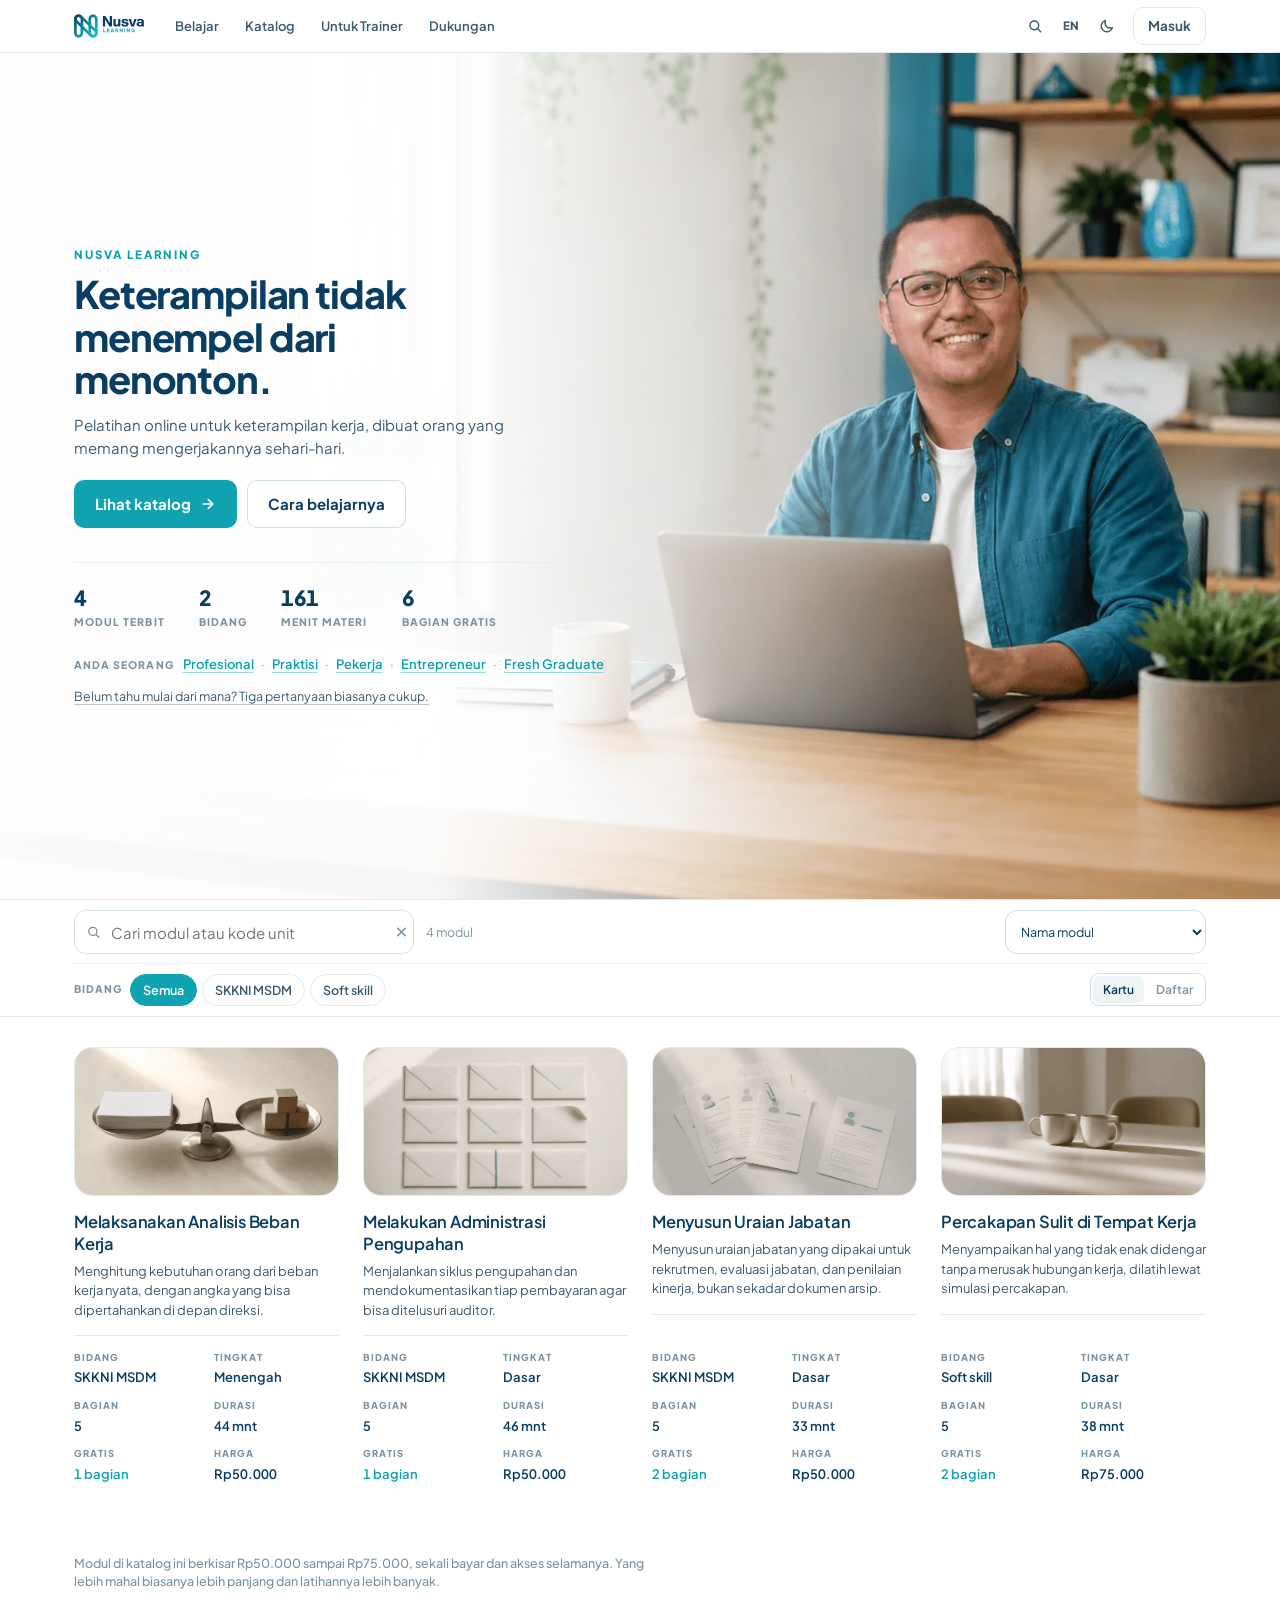
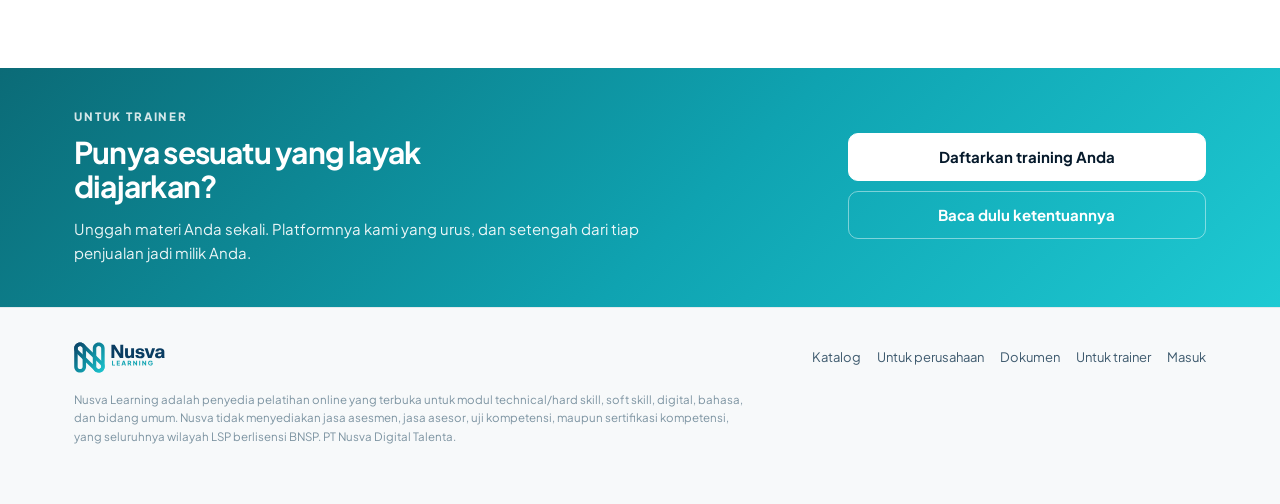
<file: index.html>
<!doctype html>
<html lang="id" data-theme="light">
<head>
<meta charset="utf-8">
<meta name="viewport" content="width=device-width,initial-scale=1,viewport-fit=cover">
<title>Nusva Learning · Katalog modul keterampilan kerja</title>
<meta name="description" content="Katalog pelatihan online: technical dan hard skill, soft skill, digital, bahasa, dan bidang umum. Tiap modul menampilkan bagian, durasi, kriteria, dan bagian mana yang dibuka gratis sebelum dibeli.">
<meta property="og:title" content="Nusva Learning">
<meta property="og:description" content="Belajar dengan mengerjakan, bukan menonton.">
<meta property="og:type" content="website">
<link rel="icon" href="assets/logo-mark.svg" type="image/svg+xml">
<link rel="icon" href="assets/logo-mark-dark.svg" type="image/svg+xml" media="(prefers-color-scheme: dark)">
<link rel="icon" href="assets/favicon-32.png" sizes="32x32">
<link rel="apple-touch-icon" href="assets/apple-touch-icon.png">
<link rel="preload" as="font" type="font/woff2" href="assets/fonts/PlusJakartaSans-var.woff2" crossorigin>
<link rel="stylesheet" href="assets/nusva.css">
<script src="assets/config.js"></script>
<style>
/* Lompatan jangkar berhenti tepat di bawah bar navigasi, bukan 132 piksel di bawahnya.
   Angka 132 dulu ditulis dengan menaksir tinggi dua bilah sekaligus, lalu ditambah lagi
   74 piksel oleh aturan [id] di nusva.css, sehingga menekan "Lihat katalog" mendarat 206
   piksel terlalu jauh dan yang terlihat justru ekor hero, bukan katalognya. Karena bilah
   kerja memang menempel di bawah bar, satu-satunya angka yang benar adalah tinggi bar
   itu sendiri, dan dua jangkar di halaman ini dibebaskan dari aturan umum tadi. */
html{scroll-behavior:smooth;scroll-padding-top:var(--barnyata,53px)}
#katalog,#cari{scroll-margin-top:0}

/* ============================================================
   SATU SUMBU KIRI.
   Sebelumnya halaman ini punya empat tepi kiri yang berbeda: 154 untuk struktur,
   173 untuk isi kartu katalog, 176 untuk isi kartu alasan, 192 untuk pita trainer.
   Selisih 19 piksel terlalu kecil untuk terbaca sengaja dan terlalu besar untuk
   terlihat rapi, jadi mata membacanya sebagai goyah.
   Aturannya sekarang: kartu TIDAK punya padding samping. Pemisahnya jarak dan
   garis rambut, bukan kotak. Latar yang perlu melebar dibuat full-bleed dengan
   isinya tetap di dalam .wrap, sehingga tidak ada satu pun teks yang bergeser.
   ============================================================ */

/* ---------- header produk ---------- */
/* Hero setinggi satu layar penuh dikurangi bar navigasi, supaya bilah kerja katalog jatuh
   ke layar berikutnya. Layar pertama jadi satu hal utuh: siapa ini, angkanya berapa, dan
   dari peran mana Anda mau masuk. Bilah kerja muncul saat digulir, yaitu tepat saat orang
   memang sudah memutuskan mau menjelajah. */
.hero{position:relative;overflow:hidden;isolation:isolate;border-bottom:1px solid var(--border);
  display:flex;align-items:center;min-height:calc(100dvh - var(--barnyata, 64px))}
.hero img.bg{position:absolute;inset:0;width:100%;height:100%;object-fit:cover;object-position:74% 46%;z-index:-2}
.hero::after{content:"";position:absolute;inset:0;z-index:-1;background:
  linear-gradient(90deg,rgba(255,255,255,.98) 0%,rgba(255,255,255,.96) 34%,rgba(255,255,255,.66) 52%,rgba(255,255,255,.08) 74%,rgba(255,255,255,0) 88%)}
html[data-theme="dark"] .hero::after{background:
  linear-gradient(90deg,rgba(7,16,24,.98) 0%,rgba(7,16,24,.95) 34%,rgba(7,16,24,.64) 52%,rgba(7,16,24,.1) 74%,rgba(7,16,24,0) 88%)}
.herotx{width:100%;max-width:var(--wrap);margin:0 auto;padding:44px 24px 44px}
.hero h1{font-size:clamp(26px,3.2vw,38px);letter-spacing:-.03em;line-height:1.12;margin:9px 0 0;max-width:15ch}
.hero .sub{font-size:15px;line-height:1.55;margin:12px 0 0;max-width:44ch;color:var(--ink-2)}
.cta{display:flex;gap:10px;flex-wrap:wrap;margin-top:20px}
@media (max-width:960px){
  .hero{display:block;min-height:0}
  .hero img.bg{position:relative;inset:auto;height:auto;aspect-ratio:16/7;object-position:72% 46%;z-index:0}
  .hero::after{display:none}
  /* padding samping WAJIB sama dengan .wrap, kalau tidak teks hero bergeser 6 piksel
     terhadap seluruh halaman dan sumbunya pecah lagi justru di layar sedang */
  .herotx{padding:24px 24px 30px}
}
@media (max-width:560px){ .herotx{padding:22px 18px 26px} }

/* ---------- baris fakta: angka hidup, dihitung dari katalog ---------- */
.fakta{display:flex;gap:34px;flex-wrap:wrap;margin-top:34px;padding-top:24px;
  border-top:1px solid color-mix(in srgb,var(--border) 70%,transparent);max-width:min(100%,560px)}
.fakta div{min-width:0}
.fakta b{display:block;font-size:21px;font-weight:800;letter-spacing:-.02em;line-height:1;
  font-variant-numeric:tabular-nums}
.fakta span{display:block;font-size:10.5px;font-weight:800;letter-spacing:.1em;text-transform:uppercase;
  color:var(--ink-3);margin-top:6px}

/* ---------- pintasan jabatan ---------- */
.jabatan{font-size:13px;color:var(--ink-2);margin:22px 0 0;line-height:1.9;max-width:min(100%,690px)}
.jabatan .lb{font-size:10.5px;font-weight:800;letter-spacing:.1em;text-transform:uppercase;
  color:var(--ink-3);margin-right:9px}
.jabatan button{border:0;background:transparent;padding:0;font-size:13px;font-weight:var(--w-body-strong);
  color:var(--accent);text-decoration:underline;text-underline-offset:3px;
  text-decoration-color:color-mix(in srgb,var(--accent) 40%,transparent)}
.jabatan button:hover{text-decoration-color:var(--accent)}
.jabatan .pisah{color:var(--ink-3);margin:0 7px}

/* Jalan masuk kedua untuk orang yang belum punya kata kunci apa pun di kepalanya.
   Sengaja satu baris teks kecil di bawah pintasan peran, bukan tombol ketiga, supaya
   tidak ikut bersaing dengan dua tombol yang sudah ada di hero. */
.panduanjalan{font-size:12.5px;margin:9px 0 0}
.panduanjalan a{color:var(--ink-2);text-decoration:underline;text-underline-offset:3px;
  text-decoration-color:color-mix(in srgb,var(--ink-2) 35%,transparent)}
.panduanjalan a:hover{color:var(--accent);text-decoration-color:var(--accent)}

/* ---------- bilah kerja katalog ----------
   Menempel pada TINGGI BAR YANG SESUNGGUHNYA, bukan pada token --nav.
   Token --nav bernilai 64 piksel sementara bar navigasi sungguhan setinggi 53, jadi
   selama ini ada celah 11 piksel di antara keduanya. Celah itu tidak kosong: isi
   halaman lewat di baliknya saat digulir, sehingga potongan judul kartu terlihat
   melintas di sela dua bilah dan halaman terbaca rusak. --barnyata diukur saat
   berjalan oleh ukurBar() dan ikut berubah kalau barnya melipat di layar sempit. */
.kerja{position:sticky;top:var(--barnyata,53px);z-index:30;border-bottom:1px solid var(--border);
  background:color-mix(in srgb,var(--surface) 96%,transparent);backdrop-filter:saturate(180%) blur(18px);
  transition:transform .26s var(--spring)}
/* Menggulir ke bawah menyingkirkannya, menggulir ke atas memanggilnya kembali. Ia digeser
   ke atas sejauh tingginya sendiri plus tinggi bar, bukan disembunyikan dengan display,
   supaya tinggi halaman tidak berubah dan posisi gulir tidak melompat saat ia pergi. */
.kerja.sembunyi{transform:translateY(calc(-100% - var(--barnyata,53px)))}
@media (prefers-reduced-motion:reduce){ .kerja{transition:none} }
@supports not (backdrop-filter:blur(1px)){ .kerja{background:var(--surface)} }
/* Di bawah 760 piksel bilahnya memang tidak menempel, jadi ia ikut tergulir sendiri dan
   tidak ada yang perlu disingkirkan. Kelas .sembunyi tetap boleh dipasang JS di sana, tapi
   efeknya WAJIB dimatikan: menggeser elemen static ke atas berarti ia naik menimpa isi
   halaman, bukan menghilang di balik bar. */
@media (max-width:760px){ .kerja,.kerja.sembunyi{position:static;transform:none} }
/* Dua baris yang disengaja, bukan dua baris hasil terlanjur melimpah.
   Baris atas: apa yang dicari dan bagaimana diurutkan. Baris bawah: saringannya. */
.kerja .wrap{padding-top:10px;padding-bottom:10px}
.kerja .baris{display:flex;gap:12px;align-items:center;flex-wrap:wrap}
.kerja .baris + .baris{margin-top:9px;padding-top:9px;border-top:1px solid color-mix(in srgb,var(--border) 65%,transparent)}
.kerja .cari{position:relative;flex:1 1 260px;min-width:0;max-width:340px}
.kerja .cari input{margin:0;padding-left:36px;height:var(--hit-min)}
.kerja .cari svg{position:absolute;left:12px;top:50%;transform:translateY(-50%);width:15px;height:15px;
  color:var(--ink-3);pointer-events:none}
.kerja .cari .x{position:absolute;right:6px;top:50%;transform:translateY(-50%);border:0;background:transparent;
  color:var(--ink-3);width:26px;height:26px;border-radius:7px;display:grid;place-items:center}
.kerja .cari .x:hover{background:var(--surface-3);color:var(--ink)}
.grup{display:flex;gap:5px;flex-wrap:wrap;align-items:center}
.grup .lb{font-size:10.5px;font-weight:800;letter-spacing:.1em;text-transform:uppercase;color:var(--ink-3);
  margin-right:3px}
.kerja .chip{min-height:32px;padding:5px 12px;font-size:12.5px}
.kerja .chip[aria-pressed="true"]{background:var(--accent);border-color:var(--accent);color:#fff}
.kerja .sp{flex:1}
.kerja select.f{margin:0;height:32px;padding:0 30px 0 11px;font-size:12.5px;width:auto;min-width:150px}
.hasil{font-size:12.5px;color:var(--ink-3);font-variant-numeric:tabular-nums;white-space:nowrap}
@media (max-width:760px){ .kerja .sp{display:none} .kerja .cari{max-width:none;flex-basis:100%} }

/* ---------- katalog ---------- */
.katwrap{padding:30px 0 64px}
/* Kolomnya ditetapkan per breakpoint, bukan auto-fill, supaya jumlah modul yang masih
   sedikit tidak pernah menyisakan satu kartu sendirian di baris terakhir. */
.kat{display:grid;grid-template-columns:repeat(4,minmax(0,1fr));gap:34px 24px}
@media (max-width:1180px){ .kat{grid-template-columns:repeat(3,minmax(0,1fr))} }
@media (max-width:900px){  .kat{grid-template-columns:repeat(2,minmax(0,1fr))} }
@media (max-width:600px){  .kat{grid-template-columns:1fr;gap:30px} }

/* Kartu TANPA padding samping dan TANPA border: isinya mulai persis di tepi kolomnya,
   jadi kolom pertama sejajar dengan judul seksi dan logo di bar navigasi. */
a.mod{display:flex;flex-direction:column;text-decoration:none;color:inherit;background:transparent;height:100%}
a.mod .gb{display:block;width:100%;aspect-ratio:16/9;object-fit:cover;background:var(--surface-3);
  border-radius:var(--r-card);border:1px solid var(--border);transition:transform .3s var(--spring)}
a.mod:hover .gb{transform:translateY(-3px)}
a.mod h3{font-size:16.5px;font-weight:var(--w-subhead);line-height:1.32;margin:15px 0 0;letter-spacing:-.012em}
a.mod:hover h3{color:var(--accent)}
a.mod .rk{font-size:13px;color:var(--ink-2);margin:7px 0 0;line-height:1.5}

/* Sidik jari halaman ini: enam fakta di posisi yang selalu sama, sehingga katalog
   bisa dipindai ke bawah seperti membaca kolom tabel, bukan dibaca kartu per kartu. */
.spec{display:grid;grid-template-columns:repeat(2,minmax(0,1fr));gap:12px 14px;margin-top:auto;padding-top:14px}
/* saat kartunya selebar satu kolom penuh, dua kolom membuat nilainya terpencar jauh dari
   labelnya, jadi di sana tiga kolom yang benar */
@media (max-width:600px){ .spec{grid-template-columns:repeat(3,minmax(0,1fr));gap:12px 12px} }
.spec > div{min-width:0}
.spec dt{display:block;font-size:9.5px;font-weight:800;letter-spacing:.11em;text-transform:uppercase;
  color:var(--ink-3);white-space:nowrap;overflow:hidden;text-overflow:ellipsis}
.spec dd{display:block;margin:4px 0 0;font-size:13px;font-weight:var(--w-body-strong);color:var(--ink);
  font-variant-numeric:tabular-nums;line-height:1.3;overflow:hidden;text-overflow:ellipsis}
.spec dd.acc{color:var(--accent)}
.spec dd.mut{color:var(--ink-3);font-weight:var(--w-caption)}
a.mod .rule{height:1px;background:var(--border);margin-top:15px}

/* ---------- tampilan daftar ----------
   Kisi kartu bagus untuk menjelajah belasan modul. Untuk seratus modul ia jadi dinding foto
   sepanjang sepuluh ribu piksel, dan itu bukan cuma lambat, itu juga membuat orang berhenti
   memilih. Maka di atas ambang tertentu katalog berganti sendiri jadi daftar: satu baris per
   modul, angkanya berbaris jadi kolom sungguhan, dan seratus modul muat dibaca sambil digulir
   sekali. Penggantiannya otomatis, jadi tidak ada yang perlu menemukan tombolnya lebih dulu. */
/* Delapan kolom: sampul, judul, lalu ENAM fakta yang sama persis dengan yang ada di kartu.
   Jumlahnya harus tepat delapan; kalau kurang satu, item terakhir melompat ke baris kedua
   dan tinggi tiap baris membengkak dari 69 piksel jadi 107 tanpa ada yang terlihat rusak. */
.kepala,.baris-mod{display:grid;
  grid-template-columns:76px minmax(0,1fr) 110px 76px 54px 68px 84px 88px;
  gap:16px;align-items:center}
@media (max-width:1100px){ .kepala,.baris-mod{
  grid-template-columns:64px minmax(0,1fr) 92px 68px 48px 62px 74px 80px;gap:12px} }
.kepala{padding:0 0 9px;border-bottom:1px solid var(--border-strong)}
.kepala span{font-size:9.5px;font-weight:800;letter-spacing:.11em;text-transform:uppercase;color:var(--ink-3)}
.baris-mod{padding:13px 0;border-bottom:1px solid var(--border);text-decoration:none;color:inherit}
.baris-mod:hover{background:color-mix(in srgb,var(--accent) 5%,transparent)}
.baris-mod img{width:76px;height:43px;object-fit:cover;border-radius:8px;background:var(--surface-3);border:1px solid var(--border)}
@media (max-width:1100px){ .baris-mod img{width:64px;height:36px} }
.baris-mod .jd{font-size:14.5px;font-weight:var(--w-body-strong);line-height:1.35;
  overflow:hidden;text-overflow:ellipsis;display:-webkit-box;-webkit-line-clamp:2;-webkit-box-orient:vertical}
.baris-mod:hover .jd{color:var(--accent)}
.baris-mod .nilai{font-size:13px;font-variant-numeric:tabular-nums;overflow:hidden;text-overflow:ellipsis;white-space:nowrap}
.baris-mod .nilai.acc{color:var(--accent);font-weight:var(--w-body-strong)}
.baris-mod .nilai.mut{color:var(--ink-3)}
/* Di layar sempit tabel tujuh kolom mustahil. Barisnya dilipat jadi dua baris kecil,
   tetap satu modul per baris, tetap jauh lebih padat daripada kartu. */
@media (max-width:820px){
  .kepala{display:none}
  .baris-mod{grid-template-columns:64px minmax(0,1fr);gap:12px;row-gap:6px}
  .baris-mod .jd{grid-column:2}
  .baris-mod .nilai{grid-column:2;display:inline;font-size:12px;color:var(--ink-3)}
  .baris-mod .nilai::after{content:" · "}
  .baris-mod .nilai:last-child::after{content:""}
  .baris-mod .lipat{grid-column:2;display:flex;flex-wrap:wrap;gap:0}
}

/* ---------- kendali tampilan dan muat lebih banyak ---------- */
.tampil{display:flex;gap:2px;border:1px solid var(--border-strong);border-radius:9px;padding:2px;flex:none}
.tampil button{border:0;background:transparent;border-radius:7px;padding:4px 10px;font-size:12px;
  font-weight:var(--w-body-strong);color:var(--ink-3);min-height:26px}
.tampil button[aria-pressed="true"]{background:var(--surface-3);color:var(--ink)}
.lagi{display:flex;justify-content:center;margin-top:30px}

.nihil{border:1px dashed var(--border-strong);border-radius:var(--r-card);padding:40px 24px;margin-top:6px}
.nihil b{display:block;font-size:16px}

/* ---------- pita trainer, latar melebar tapi teks tetap di sumbu ---------- */
.pita{background:var(--grad-pasang);color:#fff}
.pita .wrap{padding-top:40px;padding-bottom:42px;display:grid;grid-template-columns:1.35fr .65fr;gap:30px;align-items:center}
@media (max-width:820px){ .pita .wrap{grid-template-columns:1fr;padding-top:30px;padding-bottom:32px} }
.pita h2{color:#fff;margin-top:9px;max-width:20ch;font-size:clamp(22px,2.6vw,30px)}
.pita p{color:rgba(255,255,255,.92);font-size:15px;line-height:1.6;margin:13px 0 0;max-width:52ch}
.pita .eyebrow{color:rgba(255,255,255,.82)}
.pita .btn-secondary{background:#fff;border-color:#fff;color:var(--samudra-900)}
.pita .btn-quiet{border-color:rgba(255,255,255,.45);color:#fff}
.pita .cta{margin-top:0;flex-direction:column;align-items:stretch}

</style>
</head>
<body>

<header id="nav"></header>

<main>

<section class="hero">
  <img class="bg" src="assets/foto/hero-beranda.webp" width="1600" height="900" fetchpriority="high"
       alt="Seorang peserta membuka Nusva Learning dari meja kerjanya">
  <div class="herotx">
      <span class="eyebrow" id="hEyebrow" data-en="Nusva Learning">Nusva Learning</span>
      <h1 id="hJudul" data-en="You do not learn a skill by watching one.">Keterampilan tidak menempel dari menonton.</h1>
      <p class="sub" id="hSub" data-en="Online training for work skills, made by people who do the work every day.">Pelatihan online untuk keterampilan kerja, dibuat orang yang memang mengerjakannya sehari-hari.</p>
      <div class="cta" id="hCta">
        <a class="btn btn-primary" href="#katalog">
          <span data-en="Browse the catalogue">Lihat katalog</span>
          <svg viewBox="0 0 24 24" fill="none" stroke="currentColor" stroke-width="2.6" stroke-linecap="round" stroke-linejoin="round"><path d="M5 12h13"/><path d="M12.5 5.5L19 12l-6.5 6.5"/></svg>
        </a>
        <a class="btn btn-secondary" href="dokumen.html#cara" id="hCta2" data-en="How it works">Cara belajarnya</a>
      </div>
      <div class="fakta" id="fakta"></div>
      <!-- Sumbu masuk berbentuk pengenalan diri, bukan evaluasi. Sengaja berupa tautan teks,
           bukan chip, supaya terbaca sebagai pintasan dan tidak menambah satu lagi permukaan
           kendali di halaman yang kendalinya justru sedang dikurangi. -->
      <p class="jabatan" id="jabatan"></p>
      <p class="panduanjalan"><a href="belajar.html#panduan" data-en="Not sure where to start? Three questions is usually enough.">Belum tahu mulai dari mana? Tiga pertanyaan biasanya cukup.</a></p>
  </div>
</section>

<section class="kerja" id="katalog" aria-label="Saring katalog">
  <div class="wrap">
    <div class="baris">
      <div class="cari">
        <svg viewBox="0 0 24 24" fill="none" stroke="currentColor" stroke-width="2.2" stroke-linecap="round"><circle cx="11" cy="11" r="6.5"/><path d="M16 16l4.5 4.5"/></svg>
        <label class="sr" for="cari" data-en="Search modules">Cari modul</label>
        <input class="f" id="cari" type="search" autocomplete="off"
               placeholder="Cari modul atau kode unit" data-en-ph="Search modules or unit code">
        <button class="x" id="cariX" hidden aria-label="Bersihkan pencarian">
          <svg viewBox="0 0 24 24" width="13" height="13" fill="none" stroke="currentColor" stroke-width="2.6" stroke-linecap="round"><path d="M6 6l12 12"/><path d="M18 6L6 18"/></svg>
        </button>
      </div>
      <span class="hasil" id="hasil"></span>
      <span class="sp"></span>
      <label class="sr" for="urut" data-en="Sort">Urutkan</label>
      <select class="f" id="urut">
        <option value="judul"  data-en="Name">Nama modul</option>
        <option value="murah"  data-en="Lowest price">Harga terendah</option>
        <option value="mahal"  data-en="Highest price">Harga tertinggi</option>
        <option value="pendek" data-en="Shortest">Paling singkat</option>
        <option value="gratis" data-en="Most free parts">Bagian gratis terbanyak</option>
      </select>
    </div>
    <div class="baris">
      <div class="grup" id="fBidang"></div>
      <div class="grup" id="fPeran" hidden></div>
      <span class="sp"></span>
      <div class="tampil" id="tampil" role="group" aria-label="Cara menampilkan" hidden>
        <button data-m="kartu"  aria-pressed="false" data-en="Cards">Kartu</button>
        <button data-m="daftar" aria-pressed="false" data-en="List">Daftar</button>
      </div>
    </div>
  </div>
</section>

<section class="katwrap">
  <div class="wrap">
    <div class="kat" id="kat"></div>
    <div class="lagi" id="lagi"></div>
    <div class="nihil" id="nihil" hidden></div>
    <p class="cap" id="jangkarHarga" style="margin-top:26px;max-width:66ch"></p>
  </div>
</section>

<section class="pita" id="trainer">
  <div class="wrap">
    <div>
      <span class="eyebrow" data-en="For trainers">Untuk trainer</span>
      <h2 data-en="Have something worth teaching?">Punya sesuatu yang layak diajarkan?</h2>
      <p data-en="Upload your material once. We handle the platform, and you keep half of every sale.">Unggah materi Anda sekali. Platformnya kami yang urus, dan setengah dari tiap penjualan jadi milik Anda.</p>
    </div>
    <div class="cta">
      <a class="btn btn-secondary" href="masuk.html?peran=trainer&amp;next=trainer/modul.html" data-en="Register your training">Daftarkan training Anda</a>
      <a class="btn btn-quiet" href="trainer.html" data-en="Read the details first">Baca dulu ketentuannya</a>
    </div>
  </div>
</section>

</main>

<footer class="site">
  <div class="wrap">
    <div class="fnav">
      <a class="lockup" href="index.html" aria-label="Nusva Learning">
        <img class="c" src="assets/logo-color.svg" alt="Nusva Learning">
        <img class="w" src="assets/logo-white.svg" alt="Nusva Learning">
      </a>
      <span class="sp"></span>
      <a href="#katalog" data-en="Catalogue">Katalog</a>
      <a href="perusahaan.html" data-en="For companies">Untuk perusahaan</a>
      <a href="dokumen.html" data-en="Documents">Dokumen</a>
      <a href="trainer.html" data-en="For trainers">Untuk trainer</a>
      <a href="masuk.html" data-en="Sign in">Masuk</a>
    </div>
    <p class="legal" data-en="Nusva Learning is an online training provider open to technical and hard skill, soft skill, digital, language, and general modules. Nusva does not provide assessment services, assessors, competency testing, or competency certification, all of which belong to BNSP licensed LSPs. PT Nusva Digital Talenta.">Nusva Learning adalah penyedia pelatihan online yang terbuka untuk modul technical/hard skill, soft skill, digital, bahasa, dan bidang umum. Nusva tidak menyediakan jasa asesmen, jasa asesor, uji kompetensi, maupun sertifikasi kompetensi, yang seluruhnya wilayah LSP berlisensi BNSP. PT Nusva Digital Talenta.</p>
  </div>
</footer>

<script type="module">
import { pasangKepala, pasangAkun, T, rp, nf, KATALOG, pengguna } from './assets/app.js';
import { pasangNav } from './assets/nav.js';
import { sampulCadangan } from './assets/sampul.js';

pasangNav({ prefix:'' });
pasangKepala();
pasangAkun(document.getElementById('aakun'));

const $ = id => document.getElementById(id);

/* Token --nav bernilai 64px, tetapi bar navigasi ini benar-benar setinggi 53px, dan di layar
   sempit ia melipat jadi dua baris. Selisih sebelas piksel itu cukup untuk menyisakan garis
   bilah kerja mengintip di bawah layar, yang terbaca sebagai cacat, bukan sebagai isyarat.
   Jadi tingginya diukur, bukan ditebak, dan diukur ulang tiap kali jendelanya berubah. */
function ukurBar(){
  const b = $('nav');
  if(b) document.documentElement.style.setProperty('--barnyata', b.offsetHeight + 'px');
}
ukurBar();
addEventListener('resize', ukurBar);
if(window.ResizeObserver) new ResizeObserver(ukurBar).observe($('nav'));

/* ---------- bilah kerja: menyingkir saat membaca, kembali saat mencari ----------
   Menempel selamanya berarti 117 piksel hilang dari tiap layar, dan pada layar 900
   piksel itu seperdelapan halaman yang dibayar dengan kendali yang sedang tidak
   dipakai. Menggulir ke bawah adalah isyarat "saya sedang membaca", jadi bilahnya
   menyingkir. Menggulir ke atas adalah isyarat "saya mau mengganti pilihan", jadi ia
   kembali tanpa perlu naik sampai puncak halaman.

   Tiga hal yang membuat pola ini tidak jadi mengganggu:
   - ambang 8 piksel, supaya getaran trackpad dan momentum iOS tidak membuatnya kedip
   - di 120 piksel teratas ia selalu tampil, supaya tidak pernah hilang di awal katalog
   - fokus papan ketik di dalamnya menahannya tetap terbuka, karena bilah yang lari
     saat sedang diketik adalah cacat, bukan kepintaran
   prefers-reduced-motion mematikan animasinya lewat CSS, bukan lewat cabang di sini. */
(() => {
  const bar  = $('katalog');
  const hero = document.querySelector('.hero');
  if(!bar) return;

  const AMBANG = 8, AMAN = 120;
  let lalu = scrollY, terkunci = false;

  /* Batasnya diambil dari hero, bukan dari bilahnya sendiri. offsetTop sebuah elemen
     sticky ikut bergerak begitu ia menempel, jadi memakainya sebagai patokan berarti
     membandingkan posisi gulir dengan angka yang berubah mengikuti posisi gulir. Hero
     tidak sticky, jadi angkanya diam. */
  const batas = () => (hero ? hero.offsetTop + hero.offsetHeight : 400) + AMAN;

  bar.addEventListener('focusin',  () => { terkunci = true;  bar.classList.remove('sembunyi'); });
  bar.addEventListener('focusout', e => { if(!bar.contains(e.relatedTarget)) terkunci = false; });

  let menunggu = false;
  addEventListener('scroll', () => {
    if(menunggu) return;
    menunggu = true;
    requestAnimationFrame(() => {
      menunggu = false;
      const y = Math.max(0, scrollY), beda = y - lalu;
      if(Math.abs(beda) < AMBANG) return;
      lalu = y;
      if(terkunci || y < batas()) { bar.classList.remove('sembunyi'); return; }
      bar.classList.toggle('sembunyi', beda > 0);
    });
  }, { passive:true });
})();

/* ---------- baris fakta ----------
   Seluruhnya dihitung dari katalog yang berlaku, jadi tidak ada angka mati yang
   diam-diam jadi keliru saat modulnya bertambah. */
function gambarFakta(){
  const bidang = new Set(KATALOG.map(m => m.bidang));
  const menit  = KATALOG.reduce((a,m) => a + m.menit, 0);
  const gratis = KATALOG.reduce((a,m) => a + m.bagian.filter(b => b.buka).length, 0);
  const isi = [
    [nf(KATALOG.length),  T('Modul terbit','Modules live')],
    [nf(bidang.size),     T('Bidang','Fields')],
    [nf(menit),           T('Menit materi','Minutes of material')],
    [nf(gratis),          T('Bagian gratis','Free parts')]
  ];
  $('fakta').innerHTML = isi.map(([v,k]) =>
    '<div><b class="num"></b><span></span></div>').join('');
  [...$('fakta').children].forEach((el,i) => {
    el.querySelector('b').textContent = isi[i][0];
    el.querySelector('span').textContent = isi[i][1];
  });
}

/* ---------- hero yang sadar sesi ---------- */
function setTeks(el, id, en){ el.textContent = T(id, en); el.dataset.en = T(en, id); }
async function sesuaikanHero(){
  const u = await pengguna();
  if(!u) return;
  const nama  = (u.user_metadata && (u.user_metadata.full_name || u.user_metadata.name)) || u.email || '';
  const depan = String(nama).trim().split(/\s+/)[0] || '';
  setTeks($('hEyebrow'), depan ? 'Selamat datang kembali, ' + depan : 'Selamat datang kembali',
                         depan ? 'Welcome back, ' + depan : 'Welcome back');
  setTeks($('hJudul'), 'Lanjutkan yang kemarin.', 'Pick up where you left off.');
  setTeks($('hSub'), 'Yang belum menempel sudah menunggu di beranda belajar Anda, beserta modul yang sedang berjalan.',
                     'What has not stuck yet is waiting on your learning home, along with the module in progress.');
  const cta = $('hCta');
  cta.innerHTML =
    '<a class="btn btn-primary" href="belajar.html"><span id="hB1"></span>' +
    '<svg viewBox="0 0 24 24" fill="none" stroke="currentColor" stroke-width="2.6" stroke-linecap="round" stroke-linejoin="round"><path d="M5 12h13"/><path d="M12.5 5.5L19 12l-6.5 6.5"/></svg></a>' +
    '<a class="btn btn-secondary" href="#katalog" id="hB2"></a>';
  setTeks($('hB1'), 'Lanjutkan belajar', 'Continue learning');
  setTeks($('hB2'), 'Lihat katalog', 'Browse the catalogue');
}

/* ---------- bilah kerja ---------- */
const qs = new URLSearchParams(location.search);
const awalBidang = qs.get('bidang');
let sBidang = awalBidang && KATALOG.some(m => m.bidang === awalBidang) ? awalBidang : 'semua';
let sJabatan = 'semua';
let kata = '';
let urut = 'judul';
const normal = s => String(s || '').toLowerCase();

/* ============================================================
   TAKSONOMI DITURUNKAN DARI DATA, BUKAN DITULIS MATI.
   Halaman ini TIDAK boleh tahu apa-apa tentang bidang tertentu. Katalog hari ini kebetulan
   berisi SDM karena itu yang lebih dulu dibuat, tetapi Nusva Learning adalah MOOC umum.
   Begitu ada modul Digital, Bahasa, Keuangan, atau Produksi, bidang dan perannya muncul
   sendiri di sini tanpa satu baris pun diubah. Daftar peran ber-kode-mati adalah cara
   tercepat mengunci produk umum ke dalam satu industri.
   ============================================================ */
const AMBANG_CHIP   = 7;    /* di atas ini chip berganti jadi dropdown */
const AMBANG_PERAN  = 7;    /* di atas ini pintasan peran turun ke bilah kerja */
const AMBANG_DAFTAR = 12;   /* di atas ini kisi kartu berganti jadi daftar */
const SEKALI        = 24;   /* jumlah yang digambar per tahap */

const hitung = ambil => {
  const n = new Map();
  KATALOG.forEach(m => [].concat(ambil(m) || []).forEach(v => v && n.set(v, (n.get(v) || 0) + 1)));
  /* diurutkan dari yang paling banyak modulnya, lalu abjad, supaya pilihan teratas selalu
     yang paling mungkin berisi sesuatu */
  return [...n.entries()].sort((a,b) => b[1] - a[1] || a[0].localeCompare(b[0], 'id')).map(x => x[0]);
};
const BIDANG = () => hitung(m => m.bidang);
/* Urutannya sengaja mengikuti daftar baku di bawah, bukan jumlah modul, karena orang mencari
   dirinya di sebuah daftar yang urutannya tetap. Yang belum punya satu modul pun TIDAK
   ditampilkan, supaya tidak ada pintasan yang menjanjikan nol hasil. */
const URUT_PESERTA = ['Profesional','Praktisi','Pekerja','Entrepreneur','Dosen','Mahasiswa/i','Fresh Graduate'];
const PERAN = () => {
  const ada = new Set(hitung(m => m.untuk));
  const baku = URUT_PESERTA.filter(x => ada.has(x));
  const lain = [...ada].filter(x => !URUT_PESERTA.includes(x));   /* nilai baru dari Supabase */
  return baku.concat(lain);
};

function grup(boxId, label, nilai, aktif, pilih){
  const box = $(boxId);
  box.innerHTML = '<span class="lb"></span>';
  box.querySelector('.lb').textContent = label;
  /* Delapan chip masih terbaca sekilas. Dua puluh chip adalah dinding, dan dinding pilihan
     justru menurunkan jumlah orang yang memilih apa pun. Di atas ambang, chip diganti
     dropdown yang memakan satu baris berapa pun jumlah nilainya. */
  if(nilai.length > AMBANG_CHIP){
    const s = document.createElement('select');
    s.className = 'f';
    ['semua', ...nilai].forEach(v => {
      const o = document.createElement('option');
      o.value = v; o.textContent = v === 'semua' ? T('Semua','All') : v;
      o.selected = v === aktif; s.appendChild(o);
    });
    s.onchange = () => { pilih(s.value); tahap = 1; gambarBilah(); gambarKatalog(); };
    box.appendChild(s);
    return;
  }
  ['semua', ...nilai].forEach(v => {
    const b = document.createElement('button');
    b.className = 'chip';
    b.setAttribute('aria-pressed', String(v === aktif));
    b.textContent = v === 'semua' ? T('Semua','All') : v;
    b.onclick = () => { pilih(v); tahap = 1; gambarBilah(); gambarKatalog(); };
    box.appendChild(b);
  });
}
function gambarBilah(){
  grup('fBidang', T('Bidang','Field'), BIDANG(), sBidang, v => sBidang = v);
  const peran = PERAN();
  $('fPeran').hidden = peran.length <= AMBANG_PERAN;
  if(peran.length > AMBANG_PERAN)
    grup('fPeran', T('Peserta','Learner'), peran, sJabatan, v => sJabatan = v);
}

/* Pintasan peran di hero. Bentuknya tautan teks, bukan chip, karena ia bukan saringan ketiga
   melainkan jalan masuk: satu kalimat yang meminta orang mengenali dirinya, lalu katalognya
   menyempit sendiri. Mengenali diri jauh lebih murah secara kognitif daripada mengevaluasi
   satu per satu, dan itulah yang membuatnya bekerja. Begitu perannya terlalu banyak untuk
   satu baris, ia turun ke bilah kerja sebagai dropdown dan baris ini menghilang sendiri. */
function gambarPeran(){
  const box = $('jabatan');
  const daftar = PERAN();
  if(!daftar.length || daftar.length > AMBANG_PERAN){ box.hidden = true; box.innerHTML = ''; return; }
  box.hidden = false;
  box.innerHTML = '<span class="lb"></span>';
  box.querySelector('.lb').textContent = T('Anda seorang','You are a');
  const tambah = (label, nilai) => {
    if(box.children.length > 1){
      const s = document.createElement('span'); s.className = 'pisah'; s.textContent = '·';
      box.appendChild(s);
    }
    const b = document.createElement('button');
    b.type = 'button'; b.textContent = label;
    if(nilai === sJabatan){ b.style.color = 'var(--ink)'; b.style.textDecoration = 'none'; b.disabled = true; }
    b.onclick = () => { sJabatan = nilai; tahap = 1; gambarPeran(); gambarKatalog();
      $('katalog').scrollIntoView({ block:'start' }); };
    box.appendChild(b);
  };
  daftar.forEach(j => tambah(j, j));
  if(sJabatan !== 'semua') tambah(T('Tampilkan semua','Show all'), 'semua');
}

function cocok(m){
  if(sBidang  !== 'semua' && m.bidang !== sBidang) return false;
  if(sJabatan !== 'semua' && !(m.untuk || []).includes(sJabatan)) return false;
  if(!kata) return true;
  const heap = [m.judul, m.pendek, m.ringkas, m.bidang, m.tingkat, m.kode, m.trainer, ...(m.untuk||[]),
                ...m.bagian.map(b => b.judul)].map(normal).join(' ');
  return kata.split(/\s+/).filter(Boolean).every(k => heap.includes(k));
}
const gratisnya = m => m.bagian.filter(b => b.buka).length;
const URUT = {
  judul:  (a,b) => a.judul.localeCompare(b.judul, 'id'),
  murah:  (a,b) => a.harga - b.harga,
  mahal:  (a,b) => b.harga - a.harga,
  pendek: (a,b) => a.menit - b.menit,
  gratis: (a,b) => gratisnya(b) - gratisnya(a)
};

/* enam fakta yang sama, dipakai kartu maupun daftar, jadi tidak mungkin berbeda isinya */
function fakta(m){
  const g = gratisnya(m);
  return [
    [T('Bidang','Field'),  m.bidang, ''],
    [T('Tingkat','Level'), m.tingkat, ''],
    [T('Bagian','Parts'),  nf(m.bagian.length), ''],
    [T('Durasi','Length'), nf(m.menit) + ' ' + T('mnt','min'), ''],
    /* Inggris membedakan tunggal dan jamak, Indonesia tidak. "1 parts" adalah jenis
       kelalaian kecil yang membuat produk terbaca belum selesai. */
    [T('Gratis','Free'),   g ? nf(g) + ' ' + T('bagian', g === 1 ? 'part' : 'parts') : T('Tidak ada','None'), g ? 'acc' : 'mut'],
    [T('Harga','Price'),   rp(m.harga), '']
  ];
}
function sel(k, v, kelas){
  return '<div><dt>' + k + '</dt><dd class="' + (kelas || '') + '">' + v + '</dd></div>';
}

let tahap = 1;                 /* berapa gelombang yang sudah digambar */
let modeTampil = 'otomatis';   /* otomatis | kartu | daftar */
function modeBerlaku(n){
  return modeTampil === 'otomatis' ? (n > AMBANG_DAFTAR ? 'daftar' : 'kartu') : modeTampil;
}

function gambarKatalog(){
  const hasil = KATALOG.filter(cocok).slice().sort(URUT[urut] || URUT.judul);
  const disaring = kata || sBidang !== 'semua' || sJabatan !== 'semua';
  $('hasil').textContent = disaring
    ? T(nf(hasil.length) + ' dari ' + nf(KATALOG.length) + ' modul',
        nf(hasil.length) + ' of ' + nf(KATALOG.length) + ' modules')
    : T(nf(KATALOG.length) + ' modul', nf(KATALOG.length) + ' modules');

  const nihil = $('nihil');
  nihil.hidden = hasil.length > 0;
  if(!hasil.length){
    nihil.innerHTML = '<b></b><p class="cap" style="margin-top:8px"></p>';
    nihil.querySelector('b').textContent = T('Belum ada modul yang cocok','Nothing matches that yet');
    nihil.querySelector('p').textContent = T(
      'Coba kata yang lebih umum, atau kosongkan saringannya.',
      'Try a broader word, or clear the filters.');
  }

  const mode = modeBerlaku(hasil.length);
  $('tampil').hidden = hasil.length <= AMBANG_DAFTAR;
  [...$('tampil').children].forEach(b => b.setAttribute('aria-pressed', String(b.dataset.m === mode)));

  /* Digambar bertahap. Menaruh seratus kartu sekaligus bukan cuma berat buat peramban,
     tetapi juga membuat orang berhenti memilih: makin banyak pilihan terlihat sekaligus,
     makin sedikit yang akhirnya dipilih. Tombolnya "tampilkan lebih banyak", bukan gulir
     tanpa henti, karena gulir tanpa henti menghapus rasa ada ujungnya. */
  const batas = Math.min(hasil.length, SEKALI * tahap);
  const tampak = hasil.slice(0, batas);

  const box = $('kat');
  box.className = mode === 'daftar' ? 'daftar' : 'kat';
  box.innerHTML = '';

  if(mode === 'daftar'){
    const kep = document.createElement('div');
    kep.className = 'kepala';
    kep.innerHTML = '<span></span><span>' + T('Modul','Module') + '</span>' +
      fakta(hasil[0]).map(f => '<span>' + f[0] + '</span>').join('');
    box.appendChild(kep);
  }

  tampak.forEach(m => {
    const f = fakta(m);
    const a = document.createElement('a');
    a.href = 'modul.html?m=' + m.slug;
    if(mode === 'daftar'){
      a.className = 'baris-mod';
      a.innerHTML =
        '<img alt="" loading="lazy" src="' + (m.sampul || sampulCadangan(m.judul, m.slug, 320, 180)) + '">' +
        '<span class="jd"></span>' +
        f.map(x => '<span class="nilai ' + x[2] + '">' + x[1] + '</span>').join('');
      a.querySelector('.jd').textContent = m.judul;
    } else {
      a.className = 'mod';
      a.innerHTML =
        '<img class="gb" alt="" loading="lazy" src="' + (m.sampul || sampulCadangan(m.judul, m.slug, 640, 360)) + '">' +
        '<h3></h3><p class="rk"></p><div class="rule"></div>' +
        '<dl class="spec">' + f.map(x => sel(x[0], x[1], x[2])).join('') + '</dl>';
      a.querySelector('h3').textContent = m.judul;
      a.querySelector('.rk').textContent = m.ringkas;
    }
    box.appendChild(a);
  });

  const sisa = hasil.length - batas;
  const lagi = $('lagi');
  lagi.innerHTML = '';
  if(sisa > 0){
    const b = document.createElement('button');
    b.className = 'btn btn-secondary';
    b.textContent = T('Tampilkan ' + nf(Math.min(sisa, SEKALI)) + ' modul lagi · sisa ' + nf(sisa),
                      'Show ' + nf(Math.min(sisa, SEKALI)) + ' more · ' + nf(sisa) + ' left');
    b.onclick = () => { tahap++; gambarKatalog(); };
    lagi.appendChild(b);
  }
}

/* Jangkar harga yang jujur: kisaran yang benar-benar ada di katalog, bukan perbandingan
   dengan harga makan siang. Dihitung dari data, jadi tidak bisa basi. */
function jangkarHarga(){
  const h = KATALOG.map(m => m.harga).filter(x => x > 0);
  const el = $('jangkarHarga');
  if(!h.length){ el.textContent = ''; return; }
  const lo = Math.min(...h), hi = Math.max(...h);
  el.textContent = lo === hi
    ? T('Semua modul di katalog ini ' + rp(lo) + ', sekali bayar dan akses selamanya.',
        'Every module here is ' + rp(lo) + ', one payment and access for good.')
    : T('Modul di katalog ini berkisar ' + rp(lo) + ' sampai ' + rp(hi) + ', sekali bayar dan akses selamanya. Yang lebih mahal biasanya lebih panjang dan latihannya lebih banyak.',
        'Modules here range from ' + rp(lo) + ' to ' + rp(hi) + ', one payment and access for good. The pricier ones are usually longer with more practice.');
}

/* ---------- kendali ---------- */
const inCari = $('cari'), btnX = $('cariX');
let tunda = null;
inCari.addEventListener('input', () => {
  clearTimeout(tunda);
  btnX.hidden = !inCari.value;
  tunda = setTimeout(() => { kata = normal(inCari.value.trim()); tahap = 1; gambarKatalog(); }, 160);
});
btnX.addEventListener('click', () => {
  inCari.value = ''; kata = ''; btnX.hidden = true; tahap = 1; gambarKatalog(); inCari.focus();
});
$('urut').addEventListener('change', e => { urut = e.target.value; tahap = 1; gambarKatalog(); });

/* Tombolnya cuma muncul saat hasilnya memang banyak. Sebelum itu tidak ada yang perlu
   diputuskan pengguna, jadi tidak ada yang perlu ditampilkan. */
$('tampil').querySelectorAll('button').forEach(b => {
  b.addEventListener('click', () => { modeTampil = b.dataset.m; tahap = 1; gambarKatalog(); });
});

document.addEventListener('nusva:bahasa', () => {
  gambarBilah(); gambarPeran(); gambarKatalog(); gambarFakta(); jangkarHarga();
});
gambarBilah(); gambarPeran(); gambarKatalog(); gambarFakta(); jangkarHarga(); sesuaikanHero();

if(location.hash === '#cari'){
  $('katalog').scrollIntoView();
  setTimeout(() => inCari.focus(), 120);
}
</script>
</body>
</html>
</file>
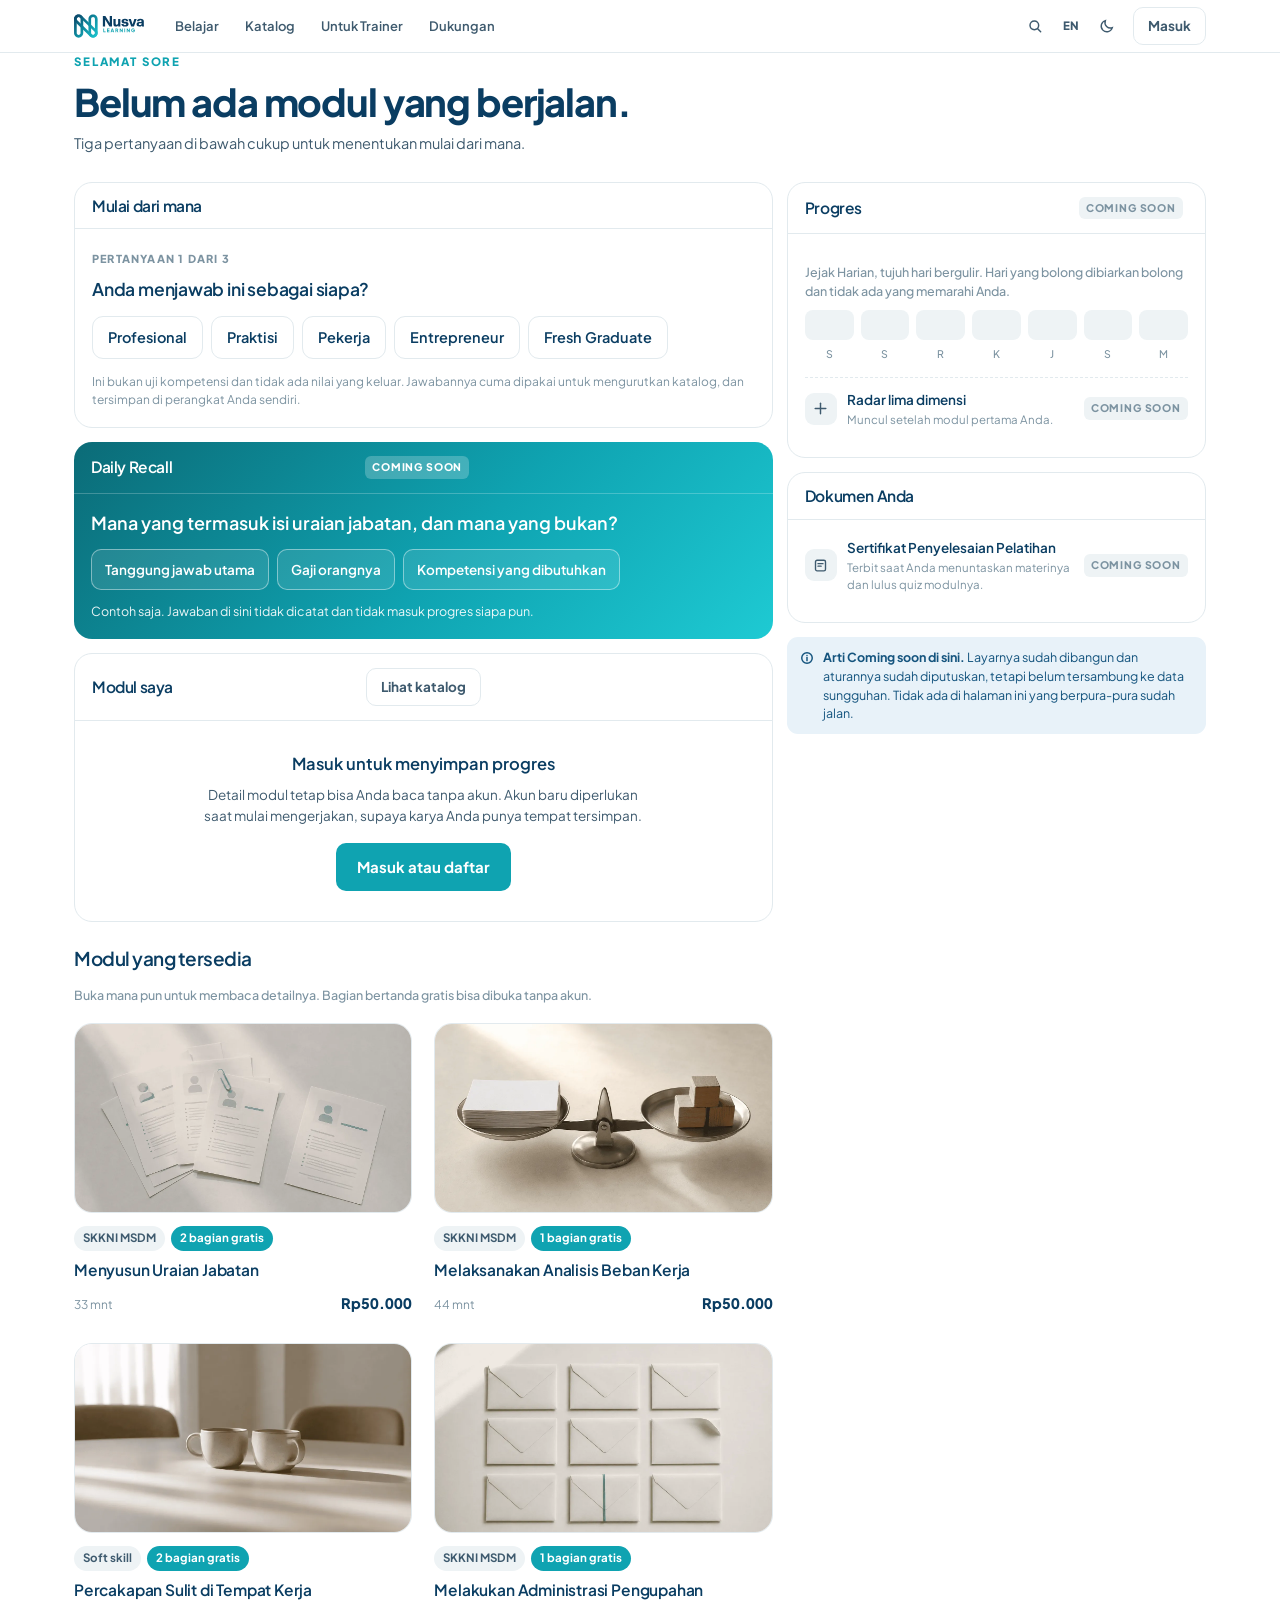
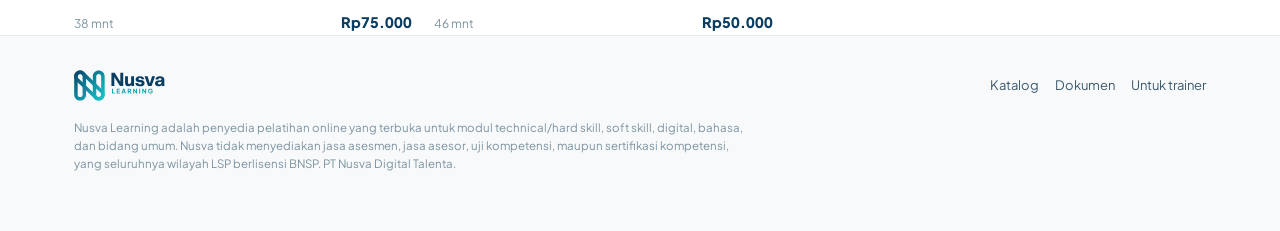
<file: belajar.html>
<!doctype html>
<html lang="id" data-theme="light">
<head>
<meta charset="utf-8">
<meta name="viewport" content="width=device-width,initial-scale=1,viewport-fit=cover">
<title>Belajar · Nusva Learning</title>
<meta name="robots" content="noindex">
<link rel="icon" href="assets/logo-mark.svg" type="image/svg+xml">
<link rel="icon" href="assets/logo-mark-dark.svg" type="image/svg+xml" media="(prefers-color-scheme: dark)">
<link rel="icon" href="assets/favicon-32.png" sizes="32x32">
<link rel="apple-touch-icon" href="assets/apple-touch-icon.png">
<link rel="preload" as="font" type="font/woff2" href="assets/fonts/PlusJakartaSans-var.woff2" crossorigin>
<link rel="stylesheet" href="assets/nusva.css">
<script src="assets/config.js"></script>
<style>
main{padding:26px 0 72px}
.sapa{display:flex;gap:14px;align-items:flex-end;flex-wrap:wrap}
h1{font-size:clamp(26px,3.4vw,38px);margin:10px 0 0;max-width:27ch}
.lead{font-size:14.5px;color:var(--ink-2);margin:10px 0 0;max-width:58ch;line-height:1.6}
.grid{display:grid;grid-template-columns:1.25fr .75fr;gap:14px;margin-top:26px;align-items:start}
@media (max-width:900px){ .grid{grid-template-columns:1fr} }

.blok{background:var(--surface);border:1px solid var(--border);border-radius:var(--r-card);overflow:hidden}
.bhd{display:flex;gap:10px;align-items:center;padding:14px 17px;border-bottom:1px solid var(--border)}
.bhd h2{flex:1;font-size:15.5px;font-weight:var(--w-subhead);margin:0}
.bbd{padding:16px 17px 18px}

/* panduan, penunjuk arah belajar */
.panduan .lang{font-size:11px;font-weight:800;letter-spacing:.11em;text-transform:uppercase;color:var(--ink-3)}
.panduan .tanya{font-size:17.5px;font-weight:var(--w-subhead);line-height:1.38;margin:8px 0 0;letter-spacing:-.012em}
.pil{display:grid;gap:8px;margin-top:14px}
/* Pilihan yang isinya cuma satu atau dua kata tidak perlu satu baris penuh masing-masing.
   Yang punya kalimat penjelas tetap bertumpuk, karena kalimatnya harus terbaca utuh. */
.pil.rapat{display:flex;flex-wrap:wrap;gap:8px}
.pil.rapat button{width:auto;padding:9px 15px}
.pil button{display:block;width:100%;text-align:left;background:var(--surface);border:1px solid var(--border);
  border-radius:11px;padding:11px 14px;cursor:pointer;transition:border-color .16s ease,background .16s ease}
.pil button:hover{border-color:var(--accent);background:var(--accent-tint)}
.pil button b{display:block;font-size:14.5px;font-weight:var(--w-body-strong);color:var(--ink)}
.pil button span{display:block;font-size:12.5px;color:var(--ink-3);margin-top:3px;line-height:1.45}
.panduan .balik{margin-top:12px;font-size:12.5px}
.panduan .balik button{border:0;background:none;padding:0;color:var(--ink-2);font-size:12.5px;
  text-decoration:underline;text-underline-offset:3px;cursor:pointer}

.saran{display:flex;gap:13px;align-items:flex-start;text-decoration:none;color:inherit}
.saran img{width:96px;height:54px;object-fit:cover;border-radius:9px;background:var(--surface-3);
  border:1px solid var(--border);flex:none}
.saran .jd{font-size:16px;font-weight:var(--w-subhead);line-height:1.32;margin:0;letter-spacing:-.012em}
.saran:hover .jd{color:var(--accent)}
.saran .mt{font-size:12px;color:var(--ink-3);margin:6px 0 0}
.karena{font-size:13px;color:var(--ink-2);line-height:1.55;margin:12px 0 0}
.lain{margin-top:16px;padding-top:14px;border-top:1px solid var(--border)}
.lain > .lang{display:block;margin-bottom:9px}
.lain a{display:flex;gap:10px;align-items:center;text-decoration:none;color:inherit;padding:8px 0}
.lain a + a{border-top:1px dashed var(--border)}
.lain a b{flex:1;min-width:0;font-size:13.5px;font-weight:var(--w-body-strong);text-decoration:none;
  overflow:hidden;text-overflow:ellipsis;white-space:nowrap}
.lain a:hover b{color:var(--accent)}
.lain a span{font-size:12px;color:var(--ink-3);flex:none}
.jujur{font-size:12px;color:var(--ink-3);line-height:1.5;margin:14px 0 0}

/* daily recall */
.recall{background:var(--grad-pasang);color:#fff;border:0}
.recall .bhd{border-bottom-color:rgba(255,255,255,.22)}
.recall .soon{background:rgba(255,255,255,.22);color:#fff}
.recall .q{font-size:18px;font-weight:var(--w-subhead);line-height:1.4;margin:0}
.recall .opt{display:flex;gap:8px;flex-wrap:wrap;margin-top:14px}
.recall .opt button{border:1px solid rgba(255,255,255,.42);background:rgba(255,255,255,.1);color:#fff;
  border-radius:10px;padding:9px 13px;font-size:13.5px;font-weight:var(--w-body-strong);min-height:var(--hit-compact)}
.recall .opt button[data-st="benar"]{background:#fff;color:var(--samudra-900);border-color:#fff}
.recall .opt button[data-st="salah"]{background:rgba(0,0,0,.22);border-color:rgba(255,255,255,.5)}
.recall .fb{font-size:12.5px;line-height:1.5;margin:12px 0 0;color:rgba(255,255,255,.92)}

/* modul saya */
.kosong{padding:30px 18px;text-align:center}
.kosong h3{font-size:16.5px;font-weight:var(--w-subhead);margin:0}
.kosong p{font-size:13.5px;color:var(--ink-2);margin:8px auto 0;max-width:44ch;line-height:1.55}

/* jejak harian */
.jejak{display:flex;gap:7px;margin-top:4px}
.jejak i{flex:1;height:30px;border-radius:8px;background:var(--surface-3)}
.jejak i.on{background:var(--accent)}
.jhari{display:flex;gap:7px;margin-top:6px}
.jhari span{flex:1;text-align:center;font-size:10.5px;color:var(--ink-3);font-weight:var(--w-caption)}

/* katalog
   Kartunya dibuat sama persis dengan yang di beranda: tanpa padding samping dan tanpa
   border, supaya teksnya mulai di tepi kolomnya sendiri dan sejajar dengan judul seksi
   di atasnya. Kartu berbingkai membuat sumbu kiri halaman ini pecah jadi dua. */
.kat{display:grid;grid-template-columns:repeat(2,minmax(0,1fr));gap:28px 22px;margin-top:18px}
@media (max-width:640px){ .kat{grid-template-columns:1fr;gap:24px} }
a.mod{display:flex;flex-direction:column;text-decoration:none;color:inherit;background:transparent;height:100%}
a.mod .gb{display:block;width:100%;aspect-ratio:16/9;object-fit:cover;background:var(--surface-3);
  border-radius:var(--r-card);border:1px solid var(--border);transition:transform .3s var(--spring)}
a.mod:hover .gb{transform:translateY(-3px)}
a.mod .isi{display:flex;flex-direction:column;flex:1}
a.mod .tg{display:flex;gap:6px;flex-wrap:wrap;margin-top:13px}
a.mod h3{font-size:15.5px;font-weight:var(--w-subhead);line-height:1.35;margin:9px 0 0;letter-spacing:-.012em}
a.mod:hover h3{color:var(--accent)}
a.mod .ft{display:flex;gap:10px;align-items:baseline;margin-top:auto;padding-top:11px;
  font-size:12px;color:var(--ink-3)}
a.mod .ft .hrg{margin-left:auto;font-size:14.5px;font-weight:800;color:var(--ink)}

.baris{display:flex;gap:10px;align-items:center;padding:11px 0;border-top:1px dashed var(--border)}
.baris:first-of-type{border-top:0}
.baris .ic{width:32px;height:32px;border-radius:9px;background:var(--surface-3);color:var(--ink-2);
  display:grid;place-items:center;flex:none}
.baris .ic svg{width:15px;height:15px}
.baris .tx{flex:1;min-width:0}
.baris .tx b{display:block;font-size:13.5px;font-weight:var(--w-body-strong)}
.baris .tx span{display:block;font-size:11.5px;color:var(--ink-3);margin-top:1px;line-height:1.45}
</style>
</head>
<body>

<header id="nav"></header>

<main class="wrap">
  <div class="sapa">
    <div>
      <span class="eyebrow" id="waktu">Selamat pagi</span>
      <h1 id="judul">Belum ada modul yang berjalan.</h1>
      <p class="lead" id="lead">Tiga pertanyaan di bawah cukup untuk menentukan mulai dari mana.</p>
    </div>
  </div>

  <div class="grid">
    <div>
      <!-- Panduan: tiga pertanyaan, lalu satu modul untuk dimulai -->
      <section class="blok panduan" id="panduan" style="margin-bottom:14px">
        <div class="bhd">
          <h2 data-en="Where do I start">Mulai dari mana</h2>
          <button class="btn btn-quiet sm" id="ulangPanduan" hidden data-en="Change answers">Ubah jawaban</button>
        </div>
        <div class="bbd" id="isiPanduan"></div>
      </section>

      <!-- Daily Recall -->
      <section class="blok recall" id="recall">
        <div class="bhd">
          <h2 data-en="Daily Recall">Daily Recall</h2>
          <span class="soon" data-en="Coming soon">Coming soon</span>
        </div>
        <div class="bbd">
          <p class="q" id="rq">Mana yang termasuk isi uraian jabatan, dan mana yang bukan?</p>
          <div class="opt" id="ropt"></div>
          <p class="fb" id="rfb"></p>
        </div>
      </section>

      <!-- Modul saya -->
      <section class="blok" style="margin-top:14px" id="modulsaya">
        <div class="bhd">
          <h2 data-en="My modules">Modul saya</h2>
          <a class="btn btn-quiet sm" href="index.html#katalog" data-en="Browse catalogue">Lihat katalog</a>
        </div>
        <div id="isiModul"></div>
      </section>

      <!-- Katalog -->
      <section style="margin-top:26px" id="katalog">
        <div class="bhd" style="border:0;padding:0 0 4px">
          <h2 style="font-size:19px" data-en="Available modules">Modul yang tersedia</h2>
        </div>
        <p class="cap" data-en="Open any of them to read the detail. Parts marked free can be opened without an account.">Buka mana pun untuk membaca detailnya. Bagian bertanda gratis bisa dibuka tanpa akun.</p>
        <div class="kat" id="kat"></div>
      </section>
    </div>

    <aside>
      <!-- Progres -->
      <section class="blok" id="progres">
        <div class="bhd">
          <h2 data-en="Progress">Progres</h2>
          <span class="soon" data-en="Coming soon">Coming soon</span>
        </div>
        <div class="bbd">
          <p class="cap" style="margin-bottom:10px" data-en="Jejak Harian, seven rolling days. A blank day stays blank, and nothing scolds you.">Jejak Harian, tujuh hari bergulir. Hari yang bolong dibiarkan bolong dan tidak ada yang memarahi Anda.</p>
          <div class="jejak" id="jejak"></div>
          <div class="jhari" id="jhari"></div>
          <div class="baris" style="margin-top:14px">
            <span class="ic"><svg viewBox="0 0 24 24" fill="none" stroke="currentColor" stroke-width="2.3" stroke-linecap="round"><path d="M12 3.5v17"/><path d="M3.5 12h17"/></svg></span>
            <span class="tx"><b data-en="Radar of five dimensions">Radar lima dimensi</b><span data-en="Appears after your first module.">Muncul setelah modul pertama Anda.</span></span>
            <span class="soon" data-en="Coming soon">Coming soon</span>
          </div>
        </div>
      </section>

      <!-- Dokumen -->
      <section class="blok" style="margin-top:14px">
        <div class="bhd"><h2 data-en="Your documents">Dokumen Anda</h2></div>
        <div class="bbd" style="padding-top:6px">
          <div class="baris">
            <span class="ic"><svg viewBox="0 0 24 24" fill="none" stroke="currentColor" stroke-width="2.2" stroke-linecap="round" stroke-linejoin="round"><rect x="4" y="3.5" width="16" height="17" rx="2.5"/><path d="M8 9h8"/><path d="M8 13h5"/></svg></span>
            <span class="tx"><b data-en="Training Completion Certificate">Sertifikat Penyelesaian Pelatihan</b><span data-en="Issued when you finish the material and pass the module quizzes.">Terbit saat Anda menuntaskan materinya dan lulus quiz modulnya.</span></span>
            <span class="soon" data-en="Coming soon">Coming soon</span>
          </div>
        </div>
      </section>

      <div class="note info" style="margin-top:14px">
        <svg viewBox="0 0 24 24" fill="none" stroke="currentColor" stroke-width="2.5" stroke-linecap="round"><circle cx="12" cy="12" r="9"/><path d="M12 11v5.5"/><path d="M12 7.6v.2"/></svg>
        <span data-en="<b>What Coming soon means here.</b> The screen is built and the rule behind it is decided, but it is not wired to live data yet. Nothing on this page is pretending to be real."><b>Arti Coming soon di sini.</b> Layarnya sudah dibangun dan aturannya sudah diputuskan, tetapi belum tersambung ke data sungguhan. Tidak ada di halaman ini yang berpura-pura sudah jalan.</span>
      </div>
    </aside>
  </div>
</main>

<footer class="site">
  <div class="wrap">
    <div class="fnav">
      <a class="lockup" href="index.html" aria-label="Nusva Learning">
        <img class="c" src="assets/logo-color.svg" alt="Nusva Learning">
        <img class="w" src="assets/logo-white.svg" alt="Nusva Learning">
      </a>
      <span class="sp"></span>
      <a href="index.html#katalog" data-en="Catalogue">Katalog</a>
      <a href="dokumen.html" data-en="Documents">Dokumen</a>
      <a href="trainer.html" data-en="For trainers">Untuk trainer</a>
    </div>
    <p class="legal" data-en="Nusva Learning is an online training provider open to technical and hard skill, soft skill, digital, language, and general modules. Nusva does not provide assessment services, assessors, competency testing, or competency certification, all of which belong to BNSP licensed LSPs. PT Nusva Digital Talenta.">Nusva Learning adalah penyedia pelatihan online yang terbuka untuk modul technical/hard skill, soft skill, digital, bahasa, dan bidang umum. Nusva tidak menyediakan jasa asesmen, jasa asesor, uji kompetensi, maupun sertifikasi kompetensi, yang seluruhnya wilayah LSP berlisensi BNSP. PT Nusva Digital Talenta.</p>
  </div>
</footer>

<script type="module">
import { pasangKepala, pasangAkun, T, rp, nf, KATALOG, pengguna, pitaGalatMasuk } from './assets/app.js';
import { pasangNav } from './assets/nav.js';
import { sampulCadangan } from './assets/sampul.js';
import { TAHAP, urutkan, bidangDari, peranDari, simpanJawaban, bacaJawaban, hapusJawaban } from './assets/panduan.js';

pasangNav({ prefix:'' });
pasangKepala();
pitaGalatMasuk();
pasangAkun(document.getElementById('aakun'));

/* ---------- sapaan sesuai jam, tanpa memaksa ---------- */
function sapa(){
  const j = new Date().getHours();
  const t = j < 11 ? {id:'Selamat pagi',en:'Good morning'}
          : j < 15 ? {id:'Selamat siang',en:'Good afternoon'}
          : j < 19 ? {id:'Selamat sore',en:'Good afternoon'}
                   : {id:'Selamat malam',en:'Good evening'};
  document.getElementById('waktu').textContent = T(t.id, t.en);

  /* Judul dan lead ditulis dari JS, bukan dari data-en, karena isinya ikut berubah
     begitu Panduan sudah dijawab. Dua mekanisme penukar bahasa di satu elemen selalu
     berakhir dengan salah satu menimpa yang lain. */
  const sudah = !!(jawaban.peran && jawaban.bidang && jawaban.tahap);
  document.getElementById('judul').textContent = sudah
    ? T('Sudah ada arahnya.', 'You have a direction now.')
    : T('Belum ada modul yang berjalan.', 'Nothing running yet.');
  document.getElementById('lead').textContent = sudah
    ? T('Modul yang disarankan ada di bawah. Seluruh katalog tetap terbuka kalau Anda mau yang lain.',
        'The suggested module is below. The whole catalogue stays open if you want something else.')
    : T('Tiga pertanyaan di bawah cukup untuk menentukan mulai dari mana.',
        'Three questions below are enough to work out where to start.');
}

/* ---------- Panduan: tiga pertanyaan, lalu satu modul untuk dimulai ----------
   Pertanyaannya dibangun dari isi katalog, jadi bidang apa pun yang masuk besok
   ikut muncul tanpa halaman ini disentuh lagi. Satu pertanyaan per layar supaya
   yang menjawab tidak melihat tiga daftar sekaligus lalu menutup halamannya. */
let jawaban = bacaJawaban() || {};
let langkah = 0;

function tanyaan(){
  return [
    { kunci:'peran',
      t:{ id:'Anda menjawab ini sebagai siapa?', en:'You are answering this as?' },
      opsi: peranDari(KATALOG).map(x => ({ nilai:x, t:{id:x,en:x} })) },
    { kunci:'bidang',
      t:{ id:'Bidang mana yang mau Anda kuatkan lebih dulu?', en:'Which field do you want to strengthen first?' },
      opsi: bidangDari(KATALOG).map(x => ({ nilai:x, t:{id:x,en:x} })) },
    { kunci:'tahap',
      t:{ id:'Sejauh mana Anda sudah menjalankannya?', en:'How far have you taken it so far?' },
      opsi: TAHAP.map(x => ({ nilai:x.id, t:x.t, k:x.k })) }
  ];
}

function gambarPanduan(){
  const box  = document.getElementById('isiPanduan');
  const ulang = document.getElementById('ulangPanduan');
  const daftar = tanyaan();
  const lengkap = jawaban.peran && jawaban.bidang && jawaban.tahap;

  /* .btn memasang display sendiri, jadi atribut hidden saja tidak menyembunyikannya. */
  ulang.style.display = lengkap ? '' : 'none';
  ulang.textContent = T('Ubah jawaban','Change answers');
  ulang.onclick = () => { hapusJawaban(); jawaban = {}; langkah = 0; sapa(); gambarPanduan(); };

  box.innerHTML = '';

  if(!lengkap){
    const q = daftar[Math.min(langkah, daftar.length - 1)];
    const kepala = document.createElement('span');
    kepala.className = 'lang';
    kepala.textContent = T('Pertanyaan ' + (langkah + 1) + ' dari 3', 'Question ' + (langkah + 1) + ' of 3');
    const judul = document.createElement('p');
    judul.className = 'tanya';
    judul.textContent = T(q.t.id, q.t.en);
    const pil = document.createElement('div');
    pil.className = q.opsi.some(o => o.k) ? 'pil' : 'pil rapat';
    q.opsi.forEach(o => {
      const b = document.createElement('button');
      b.type = 'button';
      const bb = document.createElement('b'); bb.textContent = T(o.t.id, o.t.en); b.appendChild(bb);
      if(o.k){ const s = document.createElement('span'); s.textContent = T(o.k.id, o.k.en); b.appendChild(s); }
      b.onclick = () => {
        jawaban[q.kunci] = o.nilai;
        langkah++;
        if(jawaban.peran && jawaban.bidang && jawaban.tahap) simpanJawaban(jawaban);
        sapa(); gambarPanduan();
      };
      pil.appendChild(b);
    });
    box.append(kepala, judul, pil);

    if(langkah > 0){
      const kb = document.createElement('p'); kb.className = 'balik';
      const b = document.createElement('button'); b.type = 'button';
      b.textContent = T('Kembali','Back');
      b.onclick = () => { langkah = Math.max(0, langkah - 1); gambarPanduan(); };
      kb.appendChild(b); box.appendChild(kb);
    }

    const jujur = document.createElement('p'); jujur.className = 'jujur';
    jujur.textContent = T(
      'Ini bukan uji kompetensi dan tidak ada nilai yang keluar. Jawabannya cuma dipakai untuk mengurutkan katalog, dan tersimpan di perangkat Anda sendiri.',
      'This is not a competency test and no score comes out of it. Your answers are only used to sort the catalogue, and they stay on your own device.');
    box.appendChild(jujur);
    return;
  }

  /* ---------- hasil ---------- */
  const urut = urutkan(KATALOG, jawaban);
  const utama = urut[0];
  const lain  = urut.slice(1, 3);

  const kepala = document.createElement('span');
  kepala.className = 'lang';
  kepala.textContent = T('Mulai dari sini','Start here');
  box.appendChild(kepala);

  const a = document.createElement('a');
  a.className = 'saran'; a.href = 'modul.html?m=' + utama.modul.slug;
  a.style.marginTop = '10px';
  const img = document.createElement('img');
  img.alt = ''; img.src = utama.modul.sampul || sampulCadangan(utama.modul.judul, utama.modul.slug, 320, 180);
  const teks = document.createElement('div');
  const h = document.createElement('p'); h.className = 'jd'; h.textContent = utama.modul.judul;
  const mt = document.createElement('p'); mt.className = 'mt';
  mt.textContent = utama.modul.bidang + ' · ' + utama.modul.tingkat + ' · ' +
                   nf(utama.modul.menit) + ' ' + T('mnt','min') + ' · ' + rp(utama.modul.harga);
  teks.append(h, mt); a.append(img, teks); box.appendChild(a);

  if(utama.alasan.length){
    const k = document.createElement('p'); k.className = 'karena';
    const daftarAlasan = utama.alasan.map(x => T(x.id, x.en));
    const rangkai = daftarAlasan.length > 1
      ? daftarAlasan.slice(0, -1).join(', ') + T(', dan ',', and ') + daftarAlasan[daftarAlasan.length - 1]
      : daftarAlasan[0];
    k.textContent = T('Dipilihkan karena ' + rangkai + '.', 'Picked because ' + rangkai + '.');
    box.appendChild(k);
  }

  const tb = document.createElement('a');
  tb.className = 'btn btn-primary'; tb.style.marginTop = '14px';
  tb.href = 'modul.html?m=' + utama.modul.slug;
  tb.textContent = T('Buka modulnya','Open the module');
  box.appendChild(tb);

  if(lain.length){
    const wrap = document.createElement('div'); wrap.className = 'lain';
    const lb = document.createElement('span'); lb.className = 'lang';
    lb.textContent = T('Kalau bukan itu','If not that one');
    wrap.appendChild(lb);
    lain.forEach(x => {
      const el = document.createElement('a');
      el.href = 'modul.html?m=' + x.modul.slug;
      const b = document.createElement('b'); b.textContent = x.modul.judul;
      const s = document.createElement('span');
      s.textContent = nf(x.modul.menit) + ' ' + T('mnt','min') + ' · ' + rp(x.modul.harga);
      el.append(b, s); wrap.appendChild(el);
    });
    box.appendChild(wrap);
  }

  const jujur = document.createElement('p'); jujur.className = 'jujur';
  jujur.textContent = T(
    'Urutan ini disusun dari jawaban Anda sendiri, bukan dari hasil pengukuran. Seluruh katalog tetap terbuka di bawah.',
    'This order comes from your own answers, not from a measurement. The whole catalogue stays open below.');
  box.appendChild(jujur);
}

/* ---------- contoh retrieval, boleh dicoba, tidak dicatat ---------- */
const OPSI = [
  { t:{id:'Tanggung jawab utama',en:'Main responsibilities'}, benar:true },
  { t:{id:'Gaji orangnya',en:'The person salary'}, benar:false },
  { t:{id:'Kompetensi yang dibutuhkan',en:'Required competencies'}, benar:true }
];
function gambarRecall(){
  document.getElementById('rq').textContent = T(
    'Mana yang termasuk isi uraian jabatan, dan mana yang bukan?',
    'Which of these belongs in a job description, and which does not?');
  const box = document.getElementById('ropt'); box.innerHTML = '';
  OPSI.forEach((o,i) => {
    const b = document.createElement('button');
    b.textContent = T(o.t.id, o.t.en);
    b.onclick = () => {
      b.dataset.st = o.benar ? 'benar' : 'salah';
      document.getElementById('rfb').textContent = o.benar
        ? T('Tepat. Uraian jabatan menjelaskan pekerjaannya, bukan orangnya.',
            'Right. A job description describes the job, not the person.')
        : T('Belum. Gaji melekat pada orang dan struktur upah, bukan pada uraian jabatannya.',
            'Not yet. Salary attaches to the person and the pay structure, not the job description.');
    };
    box.appendChild(b);
  });
  document.getElementById('rfb').textContent = T(
    'Contoh saja. Jawaban di sini tidak dicatat dan tidak masuk progres siapa pun.',
    'Just a taste. Answers here are not recorded and do not enter anyone progress.');
}

/* ---------- jejak harian, netral ---------- */
function gambarJejak(){
  const nama = T('S,S,R,K,J,S,M','M,T,W,T,F,S,S').split(',');
  const j = document.getElementById('jejak'), h = document.getElementById('jhari');
  j.innerHTML = ''; h.innerHTML = '';
  for(let i = 0; i < 7; i++){
    j.insertAdjacentHTML('beforeend','<i></i>');
    h.insertAdjacentHTML('beforeend','<span>' + nama[i] + '</span>');
  }
}

/* ---------- modul saya ---------- */
async function gambarModulSaya(){
  const u = await pengguna();
  const box = document.getElementById('isiModul');
  box.innerHTML =
    '<div class="kosong">' +
      '<h3>' + (u ? T('Belum ada modul yang Anda mulai','You have not started a module yet')
                  : T('Masuk untuk menyimpan progres','Sign in to keep your progress')) + '</h3>' +
      '<p>' + (u ? T('Pilih satu dari katalog di bawah. Bagian pertama sebagian besar modul bisa Anda coba tanpa membeli.',
                     'Pick one from the catalogue below. The first part of most modules can be tried without buying.')
                 : T('Detail modul tetap bisa Anda baca tanpa akun. Akun baru diperlukan saat mulai mengerjakan, supaya karya Anda punya tempat tersimpan.',
                     'You can read module detail without an account. An account is only needed when you start working, so your submissions have somewhere to live.')) + '</p>' +
      (u ? '' : '<a class="btn btn-primary" style="margin-top:16px" href="masuk.html?peran=learner&next=belajar.html">' +
                T('Masuk atau daftar','Sign in or sign up') + '</a>') +
    '</div>';
}

/* ---------- katalog dengan sampul ---------- */
function gambarKatalog(){
  const box = document.getElementById('kat'); box.innerHTML = '';
  KATALOG.forEach(m => {
    const buka = m.bagian.filter(b => b.buka).length;
    const a = document.createElement('a');
    a.className = 'mod'; a.href = 'modul.html?m=' + m.slug;
    a.innerHTML =
      '<img class="gb" alt="" src="' + (m.sampul || sampulCadangan(m.judul, m.slug, 640, 400)) + '">' +
      '<span class="isi">' +
        '<span class="tg"><span class="badge mut">' + m.bidang + '</span>' +
          (buka ? '<span class="badge acc">' + T(buka + ' bagian gratis', buka + ' free parts') + '</span>' : '') +
        '</span>' +
        '<h3></h3>' +
        '<span class="ft"><span>' + nf(m.menit) + ' ' + T('mnt','min') + '</span>' +
        '<span class="hrg num">' + rp(m.harga) + '</span></span>' +
      '</span>';
    a.querySelector('h3').textContent = m.judul;
    box.appendChild(a);
  });
}

function gambarSemua(){ sapa(); gambarPanduan(); gambarRecall(); gambarJejak(); gambarModulSaya(); gambarKatalog(); }
document.addEventListener('nusva:bahasa', gambarSemua);
gambarSemua();
</script>
</body>
</html>
</file>
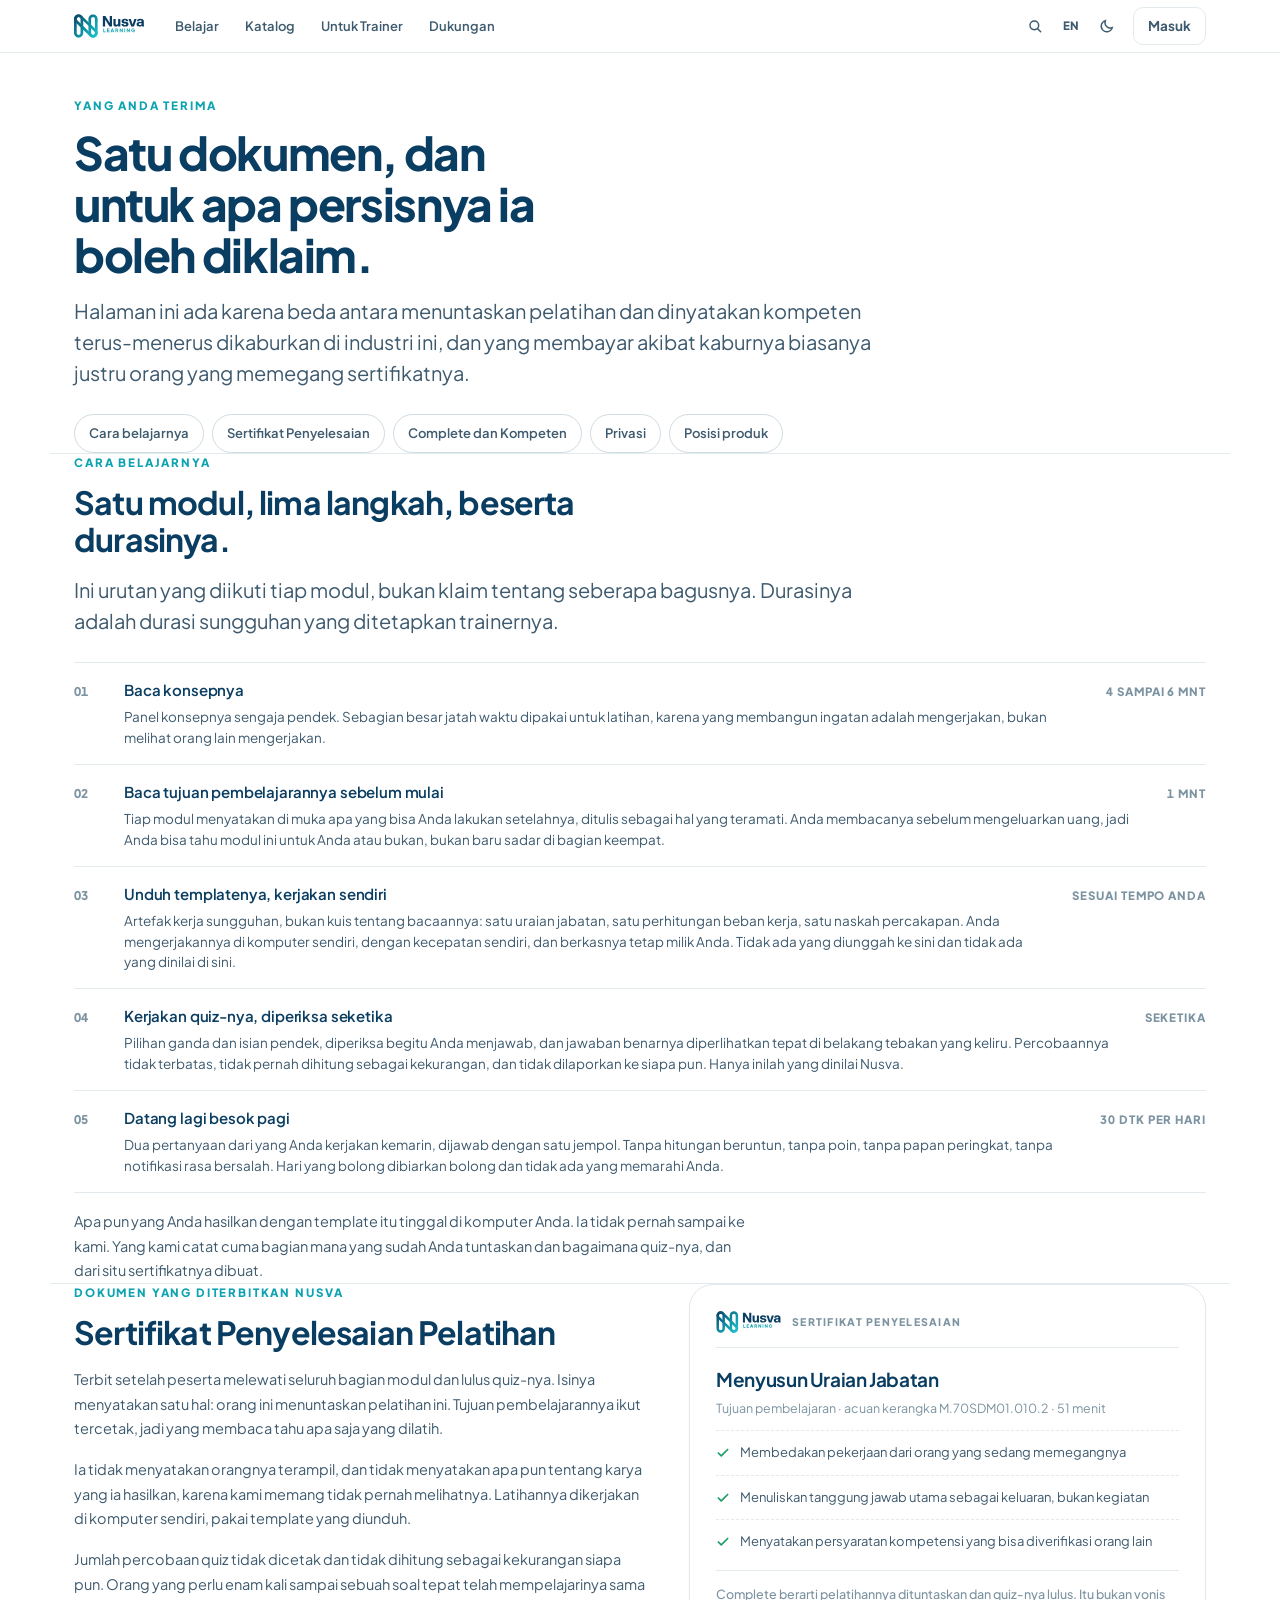
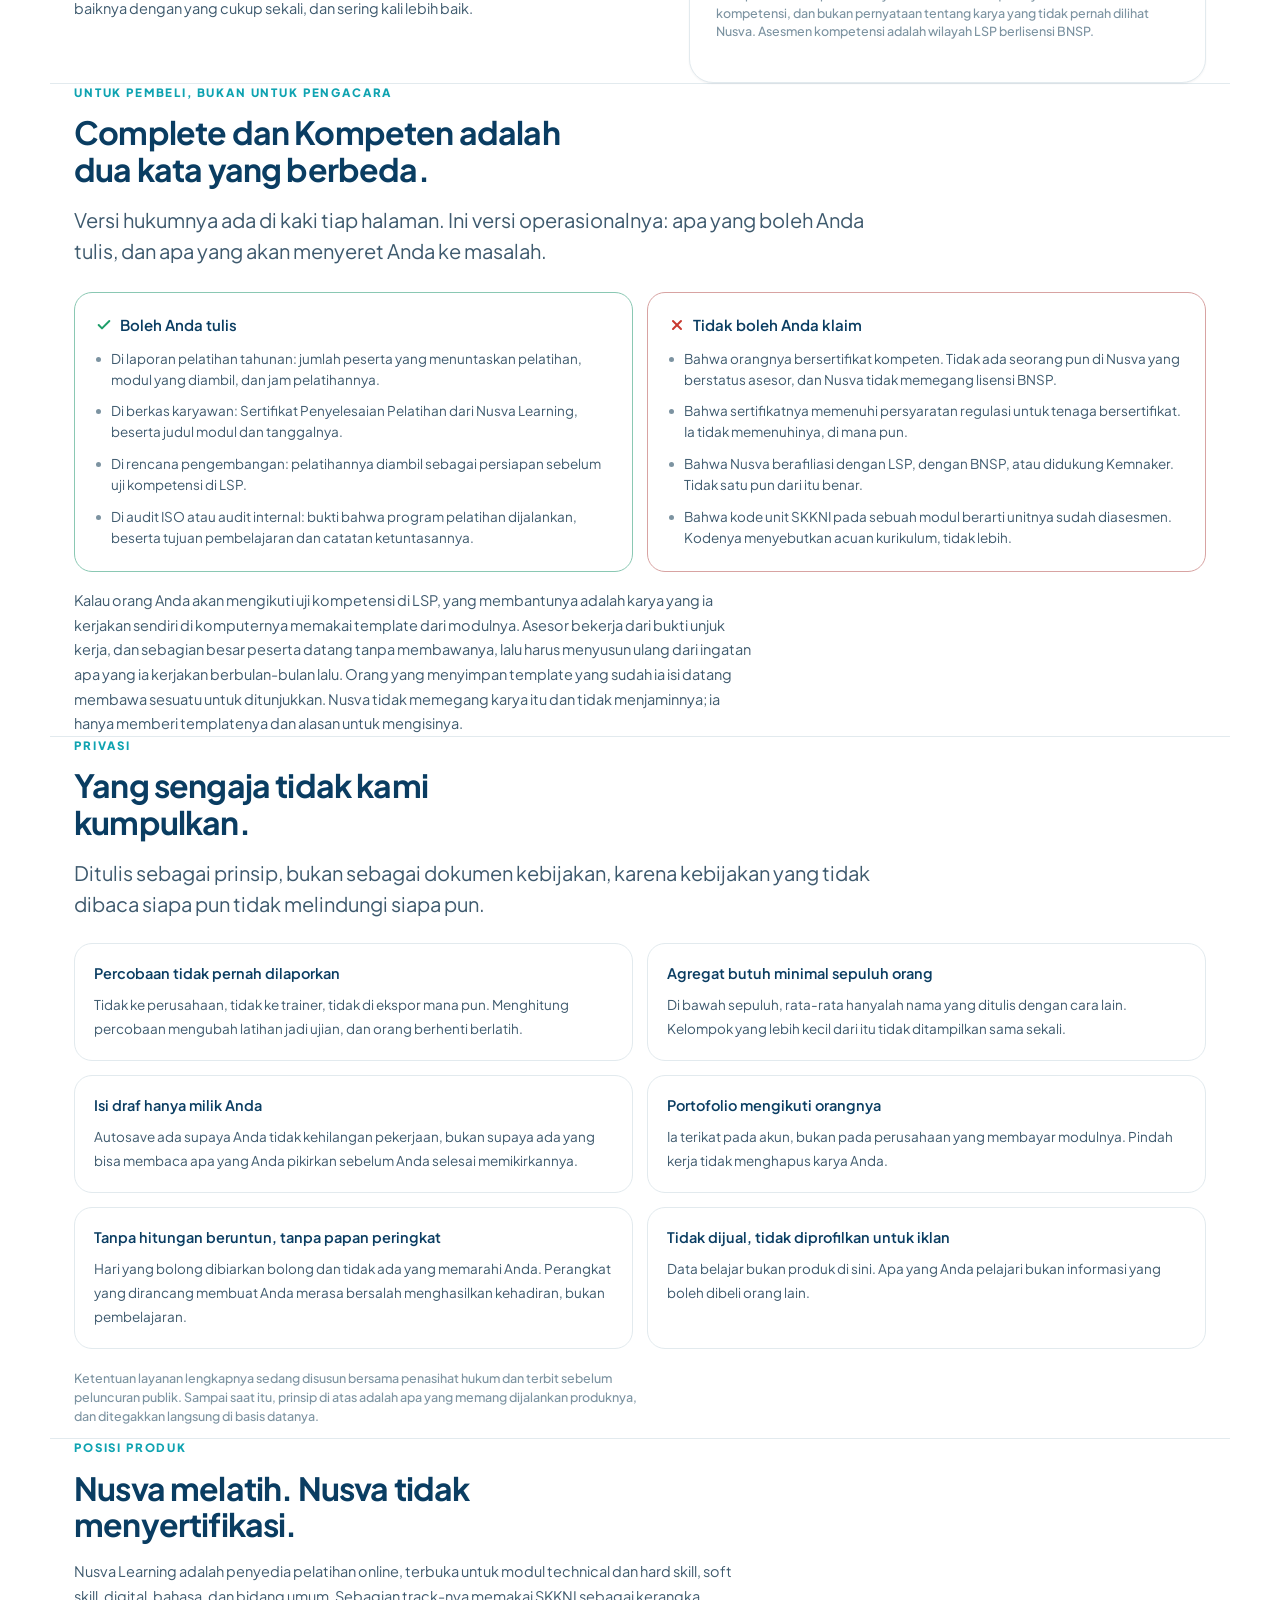
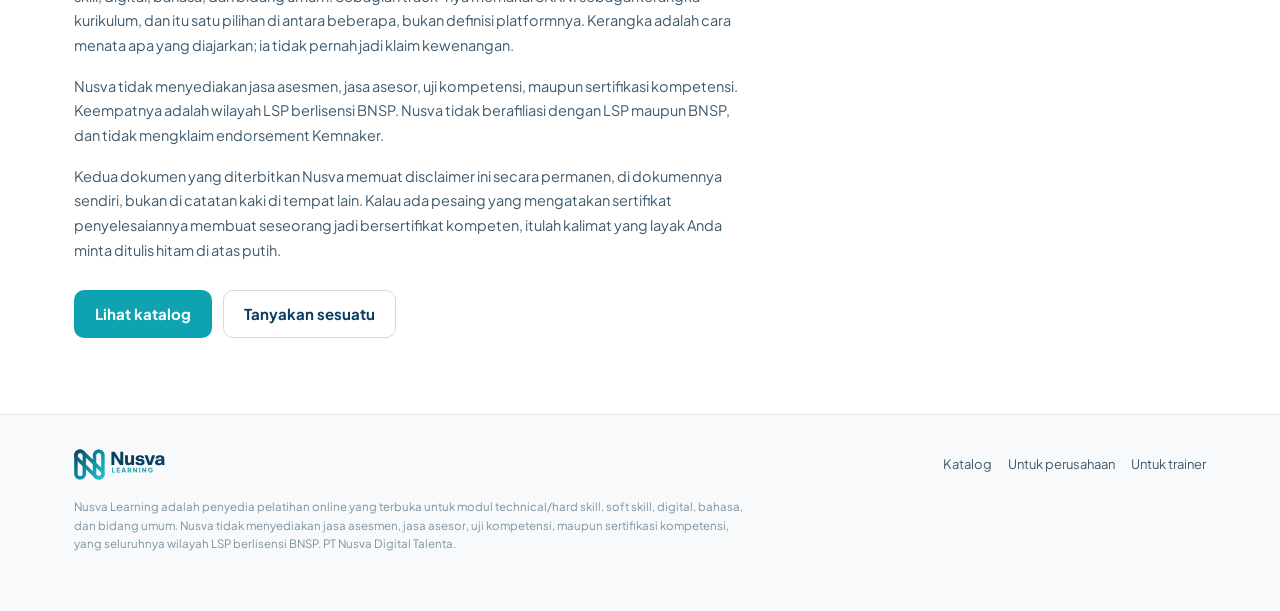
<file: dokumen.html>
<!doctype html>
<html lang="id" data-theme="light">
<head>
<meta charset="utf-8">
<meta name="viewport" content="width=device-width,initial-scale=1,viewport-fit=cover">
<title>Dokumen yang Anda terima · Nusva Learning</title>
<meta name="description" content="Sertifikat Penyelesaian Pelatihan, cara belajarnya, beda Complete dan Kompeten, prinsip privasi, dan posisi produk Nusva Learning.">
<link rel="icon" href="assets/logo-mark.svg" type="image/svg+xml">
<link rel="icon" href="assets/logo-mark-dark.svg" type="image/svg+xml" media="(prefers-color-scheme: dark)">
<link rel="icon" href="assets/favicon-32.png" sizes="32x32">
<link rel="apple-touch-icon" href="assets/apple-touch-icon.png">
<link rel="preload" as="font" type="font/woff2" href="assets/fonts/PlusJakartaSans-var.woff2" crossorigin>
<link rel="stylesheet" href="assets/nusva.css">
<script src="assets/config.js"></script>
<style>
html{scroll-behavior:smooth}
[id]{scroll-margin-top:78px}
main{padding:0 0 76px}
section{padding:62px 0;border-top:1px solid var(--border)}
section:first-child{border-top:0;padding-top:44px}
@media (max-width:700px){ section{padding:44px 0} }
h1{font-size:clamp(30px,4.4vw,46px);letter-spacing:-.03em;line-height:1.1;margin:12px 0 0;max-width:16ch}
h2.j{font-size:clamp(23px,2.8vw,32px);letter-spacing:-.026em;line-height:1.15;margin:12px 0 0;max-width:22ch}
.lead{font-size:clamp(16px,1.8vw,20px);color:var(--ink-2);line-height:1.55;margin:16px 0 0;max-width:54ch}
p.tx{font-size:14.5px;color:var(--ink-2);line-height:1.7;margin:16px 0 0;max-width:62ch}
.dua{display:grid;grid-template-columns:minmax(0,1.05fr) minmax(0,.95fr);gap:44px;align-items:start}
@media (max-width:900px){ .dua{grid-template-columns:1fr;gap:26px} }

/* daftar isi */
.toc{display:flex;gap:8px;flex-wrap:wrap;margin-top:26px}
.toc a{font-size:13px;font-weight:var(--w-body-strong);text-decoration:none;color:var(--ink-2);
  border:1px solid var(--border-strong);background:var(--surface);border-radius:999px;padding:8px 14px}
.toc a:hover{border-color:var(--accent);color:var(--accent)}

/* dokumen contoh */
.doc{background:var(--surface);border:1px solid var(--border);border-radius:var(--r-panel);padding:26px 26px 28px;
  box-shadow:var(--sh-1,0 1px 2px rgba(5,25,43,.05))}
.doc .kop{display:flex;gap:10px;align-items:center;padding-bottom:14px;border-bottom:1px solid var(--border)}
.doc .kop .lockup img{height:22px;width:66px}
.doc .kop span{font-size:10.5px;font-weight:800;letter-spacing:.12em;text-transform:uppercase;color:var(--ink-3)}
.doc .nm{display:block;font-size:19px;font-weight:var(--w-heading);margin-top:16px;letter-spacing:-.02em}
.doc .sb{display:block;font-size:12.5px;color:var(--ink-3);margin-top:4px}
.doc .baris{display:flex;gap:10px;align-items:flex-start;font-size:13px;color:var(--ink-2);
  line-height:1.5;margin-top:12px;padding-top:12px;border-top:1px dashed var(--border)}
.doc .baris svg{width:14px;height:14px;flex:none;margin-top:3px;color:var(--success)}
.doc .cap{margin-top:18px;padding-top:14px;border-top:1px solid var(--border)}

/* dua kolom boleh dan tidak boleh */
.bandingkan{display:grid;grid-template-columns:1fr 1fr;gap:14px;margin-top:26px}
@media (max-width:760px){ .bandingkan{grid-template-columns:1fr} }
.kol{border:1px solid var(--border);border-radius:var(--r-card);background:var(--surface);padding:20px 21px 22px}
.kol.ya{border-color:color-mix(in srgb,var(--success) 45%,var(--border))}
.kol.tidak{border-color:color-mix(in srgb,var(--danger) 40%,var(--border))}
.kol h3{font-size:15px;display:flex;gap:8px;align-items:center;margin-bottom:12px}
.kol h3 svg{width:16px;height:16px;flex:none}
.kol.ya h3 svg{color:var(--success)}
.kol.tidak h3 svg{color:var(--danger)}
.kol ul{list-style:none;padding:0;margin:0;display:flex;flex-direction:column;gap:11px}
.kol li{font-size:13.5px;color:var(--ink-2);line-height:1.55;padding-left:15px;position:relative}
.kol li::before{content:"";position:absolute;left:0;top:8px;width:5px;height:5px;border-radius:50%;background:var(--ink-3)}

/* alur satu modul, ditulis sebagai urutan berdurasi, bukan sebagai janji */
.alur{list-style:none;padding:0;margin:26px 0 0;border-top:1px solid var(--border)}
.alur li{display:grid;grid-template-columns:34px minmax(0,1fr) auto;gap:16px;align-items:baseline;
  padding:15px 0;border-bottom:1px solid var(--border)}
@media (max-width:620px){ .alur li{grid-template-columns:28px minmax(0,1fr);gap:12px} .alur .dur{grid-column:2;margin-top:2px} }
.alur .no{font-size:12px;font-weight:800;color:var(--ink-3);font-variant-numeric:tabular-nums}
.alur b{display:block;font-size:15px;font-weight:var(--w-body-strong);letter-spacing:-.01em}
.alur span.ket{display:block;font-size:13.5px;color:var(--ink-2);line-height:1.55;margin-top:5px}
.alur .dur{font-size:11.5px;font-weight:800;letter-spacing:.08em;text-transform:uppercase;color:var(--ink-3);
  white-space:nowrap;font-variant-numeric:tabular-nums}
.prinsip{list-style:none;padding:0;margin:24px 0 0;display:grid;grid-template-columns:1fr 1fr;gap:14px}
@media (max-width:760px){ .prinsip{grid-template-columns:1fr} }
.prinsip li{border:1px solid var(--border);border-radius:var(--r-card);background:var(--surface);padding:18px 19px 20px}
.prinsip b{display:block;font-size:14.5px;font-weight:var(--w-body-strong);margin-bottom:7px}
.prinsip span{font-size:13.5px;color:var(--ink-2);line-height:1.55}
</style>
</head>
<body>

<header id="nav"></header>

<main>

<section class="wrap" id="atas">
  <span class="eyebrow" data-en="What you receive">Yang Anda terima</span>
  <h1 data-en="One document, and exactly what it may be claimed for.">Satu dokumen, dan untuk apa persisnya ia boleh diklaim.</h1>
  <p class="lead" data-en="This page exists because the difference between finishing training and being declared competent gets blurred constantly in this industry, and the person paying the price for that blur is usually the one holding the certificate.">Halaman ini ada karena beda antara menuntaskan pelatihan dan dinyatakan kompeten terus-menerus dikaburkan di industri ini, dan yang membayar akibat kaburnya biasanya justru orang yang memegang sertifikatnya.</p>
  <nav class="toc" aria-label="Isi halaman">
    <a href="#cara" data-en="How it works">Cara belajarnya</a>
    <a href="#sertifikat" data-en="Completion Certificate">Sertifikat Penyelesaian</a>
    <a href="#complete" data-en="Complete and Kompeten">Complete dan Kompeten</a>
    <a href="#privasi" data-en="Privacy">Privasi</a>
    <a href="#posisi" data-en="Product position">Posisi produk</a>
  </nav>
</section>

<!-- ============ cara belajarnya ============ -->
<section class="wrap" id="cara">
  <span class="eyebrow" data-en="How it works">Cara belajarnya</span>
  <h2 class="j" data-en="One module, five steps, told with its durations.">Satu modul, lima langkah, beserta durasinya.</h2>
  <p class="lead" data-en="This is the sequence every module follows, not a claim about how good it is. The durations are the real ones set by the trainer.">Ini urutan yang diikuti tiap modul, bukan klaim tentang seberapa bagusnya. Durasinya adalah durasi sungguhan yang ditetapkan trainernya.</p>

  <ol class="alur">
    <li>
      <span class="no">01</span>
      <span><b data-en="Read the concept">Baca konsepnya</b>
        <span class="ket" data-en="The concept panel is short on purpose. Most of the time budget goes to the exercise, because doing is what builds the memory, not watching someone else do it.">Panel konsepnya sengaja pendek. Sebagian besar jatah waktu dipakai untuk latihan, karena yang membangun ingatan adalah mengerjakan, bukan melihat orang lain mengerjakan.</span></span>
      <span class="dur" data-en="4 to 6 min">4 sampai 6 mnt</span>
    </li>
    <li>
      <span class="no">02</span>
      <span><b data-en="Read the learning objectives before starting">Baca tujuan pembelajarannya sebelum mulai</b>
        <span class="ket" data-en="Every module states up front what you will be able to do afterwards, written as something observable. You read it before you spend any money, so you can tell whether this module is for you rather than finding out at part four.">Tiap modul menyatakan di muka apa yang bisa Anda lakukan setelahnya, ditulis sebagai hal yang teramati. Anda membacanya sebelum mengeluarkan uang, jadi Anda bisa tahu modul ini untuk Anda atau bukan, bukan baru sadar di bagian keempat.</span></span>
      <span class="dur" data-en="1 min">1 mnt</span>
    </li>
    <li>
      <span class="no">03</span>
      <span><b data-en="Download the template and do it yourself">Unduh templatenya, kerjakan sendiri</b>
        <span class="ket" data-en="A real work artefact, not a quiz about the reading: a job description, a workload calculation, a conversation script. You do it on your own machine, at your own pace, and the file stays with you. Nothing is uploaded here and nothing is marked here.">Artefak kerja sungguhan, bukan kuis tentang bacaannya: satu uraian jabatan, satu perhitungan beban kerja, satu naskah percakapan. Anda mengerjakannya di komputer sendiri, dengan kecepatan sendiri, dan berkasnya tetap milik Anda. Tidak ada yang diunggah ke sini dan tidak ada yang dinilai di sini.</span></span>
      <span class="dur" data-en="Your own pace">Sesuai tempo Anda</span>
    </li>
    <li>
      <span class="no">04</span>
      <span><b data-en="Answer the quiz, marked instantly">Kerjakan quiz-nya, diperiksa seketika</b>
        <span class="ket" data-en="Multiple choice and short answer, marked the moment you answer, with the correct answer shown right behind a wrong guess. Attempts are unlimited, never counted against you, and never reported to anyone. This is the only thing Nusva marks.">Pilihan ganda dan isian pendek, diperiksa begitu Anda menjawab, dan jawaban benarnya diperlihatkan tepat di belakang tebakan yang keliru. Percobaannya tidak terbatas, tidak pernah dihitung sebagai kekurangan, dan tidak dilaporkan ke siapa pun. Hanya inilah yang dinilai Nusva.</span></span>
      <span class="dur" data-en="Instant">Seketika</span>
    </li>
    <li>
      <span class="no">05</span>
      <span><b data-en="It comes back the next morning">Datang lagi besok pagi</b>
        <span class="ket" data-en="Two questions from what you did yesterday, answered with one thumb. No streaks, no points, no leaderboards, no guilt notifications. A blank day stays blank and nothing scolds you.">Dua pertanyaan dari yang Anda kerjakan kemarin, dijawab dengan satu jempol. Tanpa hitungan beruntun, tanpa poin, tanpa papan peringkat, tanpa notifikasi rasa bersalah. Hari yang bolong dibiarkan bolong dan tidak ada yang memarahi Anda.</span></span>
      <span class="dur" data-en="30 sec per day">30 dtk per hari</span>
    </li>
  </ol>

  <p class="tx" data-en="Whatever you produce with those templates stays on your own machine. It never reaches us. What we record is which parts you finished and how the quizzes went, and the certificate is built from that.">Apa pun yang Anda hasilkan dengan template itu tinggal di komputer Anda. Ia tidak pernah sampai ke kami. Yang kami catat cuma bagian mana yang sudah Anda tuntaskan dan bagaimana quiz-nya, dan dari situ sertifikatnya dibuat.</p>
</section>

<!-- ============ sertifikat ============ -->
<section class="wrap" id="sertifikat">
  <div class="dua">
    <div>
      <span class="eyebrow" data-en="The document Nusva issues">Dokumen yang diterbitkan Nusva</span>
      <h2 class="j" data-en="Training Completion Certificate">Sertifikat Penyelesaian Pelatihan</h2>
      <p class="tx" data-en="Issued when the participant has gone through every part of the module and passed its quizzes. It says one thing: this person completed this training. The learning objectives are printed on it, so whoever reads it knows what the training covered.">Terbit setelah peserta melewati seluruh bagian modul dan lulus quiz-nya. Isinya menyatakan satu hal: orang ini menuntaskan pelatihan ini. Tujuan pembelajarannya ikut tercetak, jadi yang membaca tahu apa saja yang dilatih.</p>
      <p class="tx" data-en="It does not say the person is skilled, and it says nothing about the work they produced, because we never see that work. The exercises are done on their own machine, with templates they download.">Ia tidak menyatakan orangnya terampil, dan tidak menyatakan apa pun tentang karya yang ia hasilkan, karena kami memang tidak pernah melihatnya. Latihannya dikerjakan di komputer sendiri, pakai template yang diunduh.</p>
      <p class="tx" data-en="Quiz attempts are not printed and not counted against anyone. Someone who needed six tries to get a question right has learned it exactly as well as someone who needed one, and often better.">Jumlah percobaan quiz tidak dicetak dan tidak dihitung sebagai kekurangan siapa pun. Orang yang perlu enam kali sampai sebuah soal tepat telah mempelajarinya sama baiknya dengan yang cukup sekali, dan sering kali lebih baik.</p>
    </div>
    <div class="doc">
      <div class="kop">
        <span class="lockup" aria-hidden="true">
          <img class="c" src="assets/logo-color.svg" alt="">
          <img class="w" src="assets/logo-white.svg" alt="">
        </span>
        <span data-en="Completion Certificate">Sertifikat Penyelesaian</span>
      </div>
      <span class="nm" data-en="Menyusun Uraian Jabatan">Menyusun Uraian Jabatan</span>
      <span class="sb" data-en="Learning objectives · framework reference M.70SDM01.010.2 · 51 minutes">Tujuan pembelajaran · acuan kerangka M.70SDM01.010.2 · 51 menit</span>
      <div class="baris"><svg viewBox="0 0 24 24" fill="none" stroke="currentColor" stroke-width="3" stroke-linecap="round" stroke-linejoin="round"><path d="M20 6L9 17l-5-5"/></svg>
        <span data-en="Distinguishing the job from the person holding it">Membedakan pekerjaan dari orang yang sedang memegangnya</span></div>
      <div class="baris"><svg viewBox="0 0 24 24" fill="none" stroke="currentColor" stroke-width="3" stroke-linecap="round" stroke-linejoin="round"><path d="M20 6L9 17l-5-5"/></svg>
        <span data-en="Writing main responsibilities as outputs, not activities">Menuliskan tanggung jawab utama sebagai keluaran, bukan kegiatan</span></div>
      <div class="baris"><svg viewBox="0 0 24 24" fill="none" stroke="currentColor" stroke-width="3" stroke-linecap="round" stroke-linejoin="round"><path d="M20 6L9 17l-5-5"/></svg>
        <span data-en="Stating competency requirements someone else can verify">Menyatakan persyaratan kompetensi yang bisa diverifikasi orang lain</span></div>
      <p class="cap" data-en="Complete means the training was completed and its quizzes passed. It is not a competency verdict, and it is not a statement about work Nusva never saw. Competency assessment belongs to BNSP licensed LSPs.">Complete berarti pelatihannya dituntaskan dan quiz-nya lulus. Itu bukan vonis kompetensi, dan bukan pernyataan tentang karya yang tidak pernah dilihat Nusva. Asesmen kompetensi adalah wilayah LSP berlisensi BNSP.</p>
    </div>
  </div>
</section>

<!-- ============ complete vs kompeten ============ -->
<section class="wrap" id="complete">
  <span class="eyebrow" data-en="For the buyer, not for the lawyer">Untuk pembeli, bukan untuk pengacara</span>
  <h2 class="j" data-en="Complete and Kompeten are two different words.">Complete dan Kompeten adalah dua kata yang berbeda.</h2>
  <p class="lead" data-en="The legal version of this is in the footer of every page. This is the operational version: what you may write, and what will get you in trouble.">Versi hukumnya ada di kaki tiap halaman. Ini versi operasionalnya: apa yang boleh Anda tulis, dan apa yang akan menyeret Anda ke masalah.</p>

  <div class="bandingkan">
    <div class="kol ya">
      <h3><svg viewBox="0 0 24 24" fill="none" stroke="currentColor" stroke-width="3" stroke-linecap="round" stroke-linejoin="round"><path d="M20 6L9 17l-5-5"/></svg>
        <span data-en="You may write this">Boleh Anda tulis</span></h3>
      <ul>
        <li data-en="In an annual training report: the number of participants who completed the training, the modules taken, and the hours.">Di laporan pelatihan tahunan: jumlah peserta yang menuntaskan pelatihan, modul yang diambil, dan jam pelatihannya.</li>
        <li data-en="In an employee file: Training Completion Certificate from Nusva Learning, with the module title and date.">Di berkas karyawan: Sertifikat Penyelesaian Pelatihan dari Nusva Learning, beserta judul modul dan tanggalnya.</li>
        <li data-en="In a development plan: the training was taken as preparation before a competency assessment at an LSP.">Di rencana pengembangan: pelatihannya diambil sebagai persiapan sebelum uji kompetensi di LSP.</li>
        <li data-en="In an ISO or internal audit: evidence that a training programme was delivered, with its learning objectives and completion records.">Di audit ISO atau audit internal: bukti bahwa program pelatihan dijalankan, beserta tujuan pembelajaran dan catatan ketuntasannya.</li>
      </ul>
    </div>
    <div class="kol tidak">
      <h3><svg viewBox="0 0 24 24" fill="none" stroke="currentColor" stroke-width="3" stroke-linecap="round"><path d="M6 6l12 12"/><path d="M18 6L6 18"/></svg>
        <span data-en="You may not claim this">Tidak boleh Anda klaim</span></h3>
      <ul>
        <li data-en="That the person is certified competent. Nobody at Nusva is an assessor and Nusva holds no BNSP licence.">Bahwa orangnya bersertifikat kompeten. Tidak ada seorang pun di Nusva yang berstatus asesor, dan Nusva tidak memegang lisensi BNSP.</li>
        <li data-en="That the certificate satisfies a regulatory requirement for certified personnel. It does not, anywhere.">Bahwa sertifikatnya memenuhi persyaratan regulasi untuk tenaga bersertifikat. Ia tidak memenuhinya, di mana pun.</li>
        <li data-en="That Nusva is affiliated with an LSP, with BNSP, or endorsed by Kemnaker. None of those are true.">Bahwa Nusva berafiliasi dengan LSP, dengan BNSP, atau didukung Kemnaker. Tidak satu pun dari itu benar.</li>
        <li data-en="That the SKKNI unit code on a module means the unit has been assessed. The code names the curriculum reference, nothing more.">Bahwa kode unit SKKNI pada sebuah modul berarti unitnya sudah diasesmen. Kodenya menyebutkan acuan kurikulum, tidak lebih.</li>
      </ul>
    </div>
  </div>

  <p class="tx" data-en="If your people are going to sit for a competency assessment at an LSP, what helps them is the work they did on their own machine, using the templates from the module. An assessor works from evidence of performance, and most candidates arrive with none, having to reconstruct from memory what they did months ago. Someone who kept their worked templates arrives with something to show. Nusva does not hold that work and does not vouch for it; it simply gave them the templates and the reason to fill them in.">Kalau orang Anda akan mengikuti uji kompetensi di LSP, yang membantunya adalah karya yang ia kerjakan sendiri di komputernya memakai template dari modulnya. Asesor bekerja dari bukti unjuk kerja, dan sebagian besar peserta datang tanpa membawanya, lalu harus menyusun ulang dari ingatan apa yang ia kerjakan berbulan-bulan lalu. Orang yang menyimpan template yang sudah ia isi datang membawa sesuatu untuk ditunjukkan. Nusva tidak memegang karya itu dan tidak menjaminnya; ia hanya memberi templatenya dan alasan untuk mengisinya.</p>
</section>

<!-- ============ privasi ============ -->
<section class="wrap" id="privasi">
  <span class="eyebrow" data-en="Privacy">Privasi</span>
  <h2 class="j" data-en="What we deliberately refuse to collect.">Yang sengaja tidak kami kumpulkan.</h2>
  <p class="lead" data-en="Written as principles rather than as a policy document, because a policy nobody reads protects nobody.">Ditulis sebagai prinsip, bukan sebagai dokumen kebijakan, karena kebijakan yang tidak dibaca siapa pun tidak melindungi siapa pun.</p>
  <ul class="prinsip">
    <li><b data-en="Attempts are never reported">Percobaan tidak pernah dilaporkan</b>
      <span data-en="Not to an employer, not to a trainer, not in any export. Counting attempts turns practice into a test, and people stop practising.">Tidak ke perusahaan, tidak ke trainer, tidak di ekspor mana pun. Menghitung percobaan mengubah latihan jadi ujian, dan orang berhenti berlatih.</span></li>
    <li><b data-en="Aggregates need at least ten people">Agregat butuh minimal sepuluh orang</b>
      <span data-en="Below ten, an average is a name written a different way. Any group smaller than that is simply not shown.">Di bawah sepuluh, rata-rata hanyalah nama yang ditulis dengan cara lain. Kelompok yang lebih kecil dari itu tidak ditampilkan sama sekali.</span></li>
    <li><b data-en="Draft content is yours alone">Isi draf hanya milik Anda</b>
      <span data-en="Autosave exists so you do not lose work, not so somebody can read what you were thinking before you finished thinking it.">Autosave ada supaya Anda tidak kehilangan pekerjaan, bukan supaya ada yang bisa membaca apa yang Anda pikirkan sebelum Anda selesai memikirkannya.</span></li>
    <li><b data-en="The portfolio follows the person">Portofolio mengikuti orangnya</b>
      <span data-en="It is tied to the account, not to the employer that paid for the module. Leaving a company does not delete your work.">Ia terikat pada akun, bukan pada perusahaan yang membayar modulnya. Pindah kerja tidak menghapus karya Anda.</span></li>
    <li><b data-en="No streaks, no leaderboards">Tanpa hitungan beruntun, tanpa papan peringkat</b>
      <span data-en="A blank day stays blank and nothing scolds you. Devices designed to make you feel guilty produce attendance, not learning.">Hari yang bolong dibiarkan bolong dan tidak ada yang memarahi Anda. Perangkat yang dirancang membuat Anda merasa bersalah menghasilkan kehadiran, bukan pembelajaran.</span></li>
    <li><b data-en="No selling and no ad profiling">Tidak dijual, tidak diprofilkan untuk iklan</b>
      <span data-en="Learning data is not a product here. What you study is not information anybody else should be able to buy.">Data belajar bukan produk di sini. Apa yang Anda pelajari bukan informasi yang boleh dibeli orang lain.</span></li>
  </ul>
  <p class="cap" style="margin-top:20px;max-width:64ch" data-en="The full terms of service are being drafted with counsel and will be published before the public launch. Until then, the principles above are what the product actually does, enforced in the database itself.">Ketentuan layanan lengkapnya sedang disusun bersama penasihat hukum dan terbit sebelum peluncuran publik. Sampai saat itu, prinsip di atas adalah apa yang memang dijalankan produknya, dan ditegakkan langsung di basis datanya.</p>
</section>

<!-- ============ posisi produk ============ -->
<section class="wrap" id="posisi">
  <span class="eyebrow" data-en="Product position">Posisi produk</span>
  <h2 class="j" data-en="Nusva trains. Nusva does not certify.">Nusva melatih. Nusva tidak menyertifikasi.</h2>
  <p class="tx" data-en="Nusva Learning is an online training provider, open to technical and hard skill, soft skill, digital, language, and general modules. Some of its tracks use SKKNI as a curriculum framework, and that is one option among several, not the platform definition. A framework is a way of organising what gets taught; it is never a claim of authority.">Nusva Learning adalah penyedia pelatihan online, terbuka untuk modul technical dan hard skill, soft skill, digital, bahasa, dan bidang umum. Sebagian track-nya memakai SKKNI sebagai kerangka kurikulum, dan itu satu pilihan di antara beberapa, bukan definisi platformnya. Kerangka adalah cara menata apa yang diajarkan; ia tidak pernah jadi klaim kewenangan.</p>
  <p class="tx" data-en="Nusva does not provide assessment services, assessors, competency testing, or competency certification. All four belong to LSPs licensed by BNSP. Nusva is not affiliated with any LSP or with BNSP, and claims no Kemnaker endorsement.">Nusva tidak menyediakan jasa asesmen, jasa asesor, uji kompetensi, maupun sertifikasi kompetensi. Keempatnya adalah wilayah LSP berlisensi BNSP. Nusva tidak berafiliasi dengan LSP maupun BNSP, dan tidak mengklaim endorsement Kemnaker.</p>
  <p class="tx" data-en="Both documents Nusva issues carry this disclaimer permanently, on the document itself, not in a footnote somewhere else. If a competitor tells you their completion certificate makes someone certified, that is the sentence to ask them to put in writing.">Kedua dokumen yang diterbitkan Nusva memuat disclaimer ini secara permanen, di dokumennya sendiri, bukan di catatan kaki di tempat lain. Kalau ada pesaing yang mengatakan sertifikat penyelesaiannya membuat seseorang jadi bersertifikat kompeten, itulah kalimat yang layak Anda minta ditulis hitam di atas putih.</p>
  <div style="display:flex;gap:11px;flex-wrap:wrap;margin-top:28px">
    <a class="btn btn-primary" href="index.html#katalog" data-en="See the catalogue">Lihat katalog</a>
    <a class="btn btn-secondary" href="perusahaan.html#kontak" data-en="Ask us something">Tanyakan sesuatu</a>
  </div>
</section>

</main>

<footer class="site">
  <div class="wrap">
    <div class="fnav">
      <a class="lockup" href="index.html" aria-label="Nusva Learning">
        <img class="c" src="assets/logo-color.svg" alt="Nusva Learning">
        <img class="w" src="assets/logo-white.svg" alt="Nusva Learning">
      </a>
      <span class="sp"></span>
      <a href="index.html#katalog" data-en="Catalogue">Katalog</a>
      <a href="perusahaan.html" data-en="For companies">Untuk perusahaan</a>
      <a href="trainer.html" data-en="For trainers">Untuk trainer</a>
    </div>
    <p class="legal" data-en="Nusva Learning is an online training provider open to technical and hard skill, soft skill, digital, language, and general modules. Nusva does not provide assessment services, assessors, competency testing, or competency certification, all of which belong to BNSP licensed LSPs. PT Nusva Digital Talenta.">Nusva Learning adalah penyedia pelatihan online yang terbuka untuk modul technical/hard skill, soft skill, digital, bahasa, dan bidang umum. Nusva tidak menyediakan jasa asesmen, jasa asesor, uji kompetensi, maupun sertifikasi kompetensi, yang seluruhnya wilayah LSP berlisensi BNSP. PT Nusva Digital Talenta.</p>
  </div>
</footer>

<script type="module">
import { pasangKepala, pasangAkun } from './assets/app.js';
import { pasangNav } from './assets/nav.js';
pasangNav({ prefix:'' });
pasangKepala();
pasangAkun(document.getElementById('aakun'));
</script>
</body>
</html>
</file>
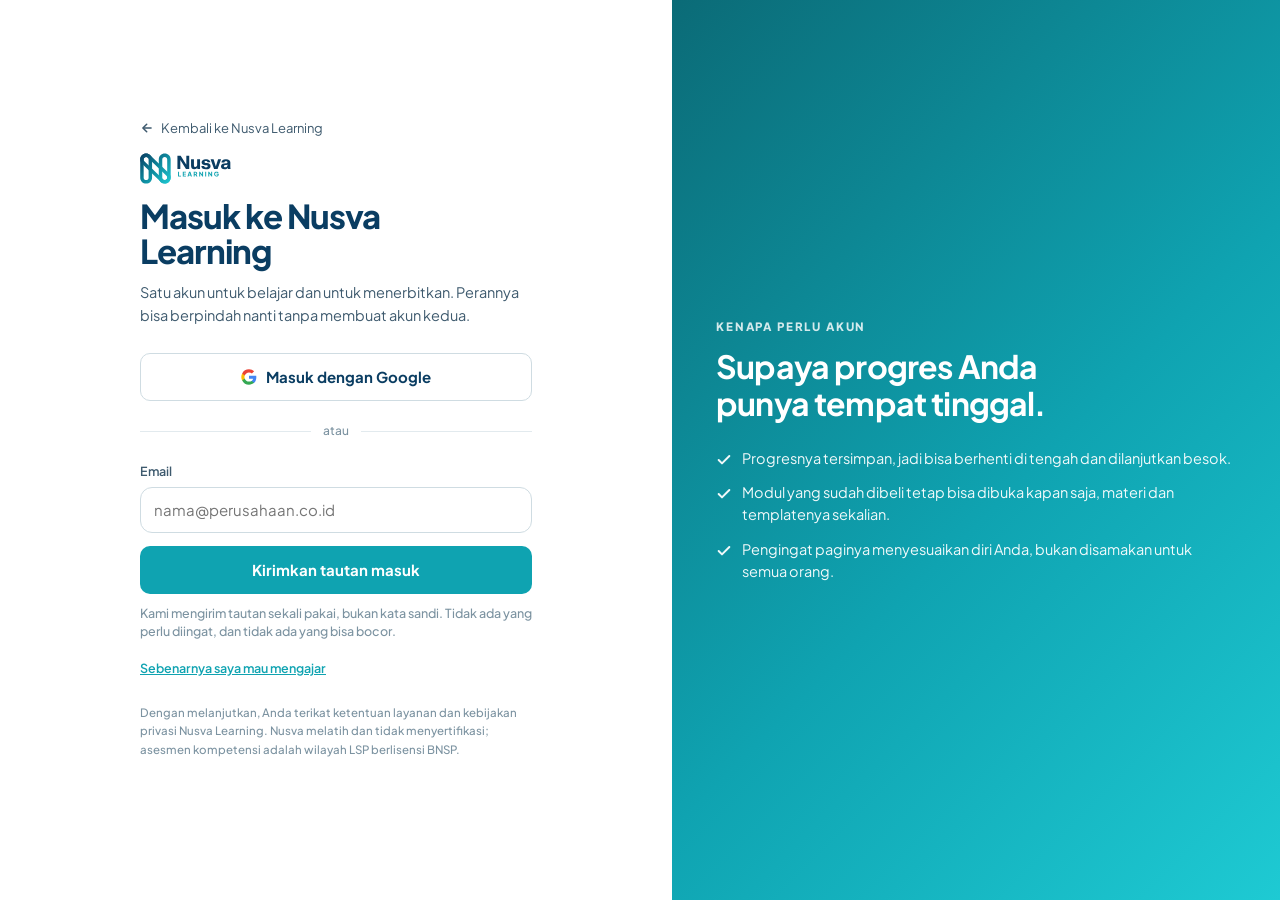
<file: masuk.html>
<!doctype html>
<html lang="id" data-theme="light">
<head>
<meta charset="utf-8">
<meta name="viewport" content="width=device-width,initial-scale=1,viewport-fit=cover">
<title>Masuk · Nusva Learning</title>
<meta name="robots" content="noindex">
<link rel="icon" href="assets/logo-mark.svg" type="image/svg+xml">
<link rel="icon" href="assets/logo-mark-dark.svg" type="image/svg+xml" media="(prefers-color-scheme: dark)">
<link rel="icon" href="assets/favicon-32.png" sizes="32x32">
<link rel="apple-touch-icon" href="assets/apple-touch-icon.png">
<link rel="preload" as="font" type="font/woff2" href="assets/fonts/PlusJakartaSans-var.woff2" crossorigin>
<link rel="stylesheet" href="assets/nusva.css">
<script src="assets/config.js"></script>
<style>
body{min-height:100dvh;display:flex;flex-direction:column;background:var(--surface-2)}
main{flex:1;display:grid;grid-template-columns:1.05fr .95fr;gap:0}
@media (max-width:900px){ main{grid-template-columns:1fr} .sisi{display:none} }
.kotak{display:flex;align-items:center;justify-content:center;padding:44px 24px 56px;background:var(--bg)}
.form{width:100%;max-width:392px}
h1{font-size:clamp(26px,3.4vw,33px);margin:14px 0 0;max-width:16ch}
.lead{font-size:14.5px;color:var(--ink-2);line-height:1.6;margin:12px 0 0}
.blok{margin-top:26px}
.pisah{display:flex;gap:12px;align-items:center;margin:20px 0;color:var(--ink-3);font-size:12px;font-weight:var(--w-caption)}
.pisah::before,.pisah::after{content:"";flex:1;height:1px;background:var(--border)}
.gicon{width:17px;height:17px;flex:none}
.ok{display:none;text-align:left}
.ok.on{display:block}
.ok .ic{width:44px;height:44px;border-radius:50%;background:var(--success-tint);color:var(--success-deep);
  display:grid;place-items:center;margin-bottom:16px}
.ok .ic svg{width:22px;height:22px}
.sisi{background:var(--grad-pasang);color:#fff;padding:52px 44px;display:flex;flex-direction:column;justify-content:center}
.sisi h2{color:#fff;max-width:17ch;font-size:clamp(24px,2.6vw,32px)}
.sisi .eyebrow{color:rgba(255,255,255,.82)}
.sisi ul{list-style:none;padding:0;margin:26px 0 0;display:flex;flex-direction:column;gap:13px}
.sisi li{display:flex;gap:10px;align-items:flex-start;font-size:14.5px;line-height:1.5;color:rgba(255,255,255,.94)}
.sisi li svg{width:16px;height:16px;flex:none;margin-top:4px}
.balik{display:inline-flex;gap:7px;align-items:center;font-size:13px;color:var(--ink-2);text-decoration:none;margin-bottom:8px}
.balik svg{width:14px;height:14px}
.legal{margin-top:26px}
</style>
</head>
<body>

<main>
  <div class="kotak">
    <div class="form">
      <a class="balik" href="index.html">
        <svg viewBox="0 0 24 24" fill="none" stroke="currentColor" stroke-width="2.6" stroke-linecap="round" stroke-linejoin="round"><path d="M19 12H6"/><path d="M11.5 5.5L5 12l6.5 6.5"/></svg>
        <span data-en="Back to Nusva Learning">Kembali ke Nusva Learning</span>
      </a>
      <a class="lockup" href="index.html" style="display:block;margin:6px 0 4px" aria-label="Nusva Learning">
        <img class="c" src="assets/logo-color.svg" alt="Nusva Learning">
        <img class="w" src="assets/logo-white.svg" alt="Nusva Learning">
      </a>

      <div id="panelForm">
        <h1 id="judul">Masuk ke Nusva Learning</h1>
        <p class="lead" id="lead" data-en="One account for learning and for publishing. You can switch roles later without making a second account.">Satu akun untuk belajar dan untuk menerbitkan. Perannya bisa berpindah nanti tanpa membuat akun kedua.</p>

        <div class="blok">
          <button class="btn btn-google" id="btnGoogle">
            <svg class="gicon" viewBox="0 0 24 24" aria-hidden="true">
              <path fill="#4285F4" d="M23 12.27c0-.79-.07-1.54-.2-2.27H12v4.51h6.2a5.3 5.3 0 0 1-2.3 3.48v2.9h3.7C21.76 18.92 23 15.92 23 12.27z"/>
              <path fill="#34A853" d="M12 23.5c3.1 0 5.7-1.03 7.6-2.79l-3.7-2.88c-1.03.69-2.35 1.1-3.9 1.1-3 0-5.53-2.02-6.44-4.74H1.73v2.98A11.5 11.5 0 0 0 12 23.5z"/>
              <path fill="#FBBC05" d="M5.56 14.19a6.9 6.9 0 0 1 0-4.38V6.83H1.73a11.5 11.5 0 0 0 0 10.34l3.83-2.98z"/>
              <path fill="#EA4335" d="M12 5.07c1.69 0 3.2.58 4.4 1.72l3.28-3.28C17.7 1.6 15.1.5 12 .5A11.5 11.5 0 0 0 1.73 6.83l3.83 2.98C6.47 7.09 9 5.07 12 5.07z"/>
            </svg>
            <span data-en="Continue with Google">Masuk dengan Google</span>
          </button>
        </div>

        <div class="pisah"><span data-en="or">atau</span></div>

        <form id="formEmail" novalidate>
          <label class="f" for="em" data-en="Email">Email</label>
          <input class="f" id="em" type="email" autocomplete="email" inputmode="email"
                 placeholder="nama@perusahaan.co.id" data-en-ph="name@company.com" required>
          <p class="cap" id="errEm" style="color:var(--danger-deep);margin-top:7px;display:none"></p>
          <button class="btn btn-primary full" style="margin-top:13px" id="btnEmail" type="submit">
            <span data-en="Send me a sign in link">Kirimkan tautan masuk</span>
          </button>
          <p class="cap" style="margin-top:10px" data-en="We send a one time link instead of a password. Nothing to remember, and nothing to leak.">Kami mengirim tautan sekali pakai, bukan kata sandi. Tidak ada yang perlu diingat, dan tidak ada yang bisa bocor.</p>
        </form>

        <div class="note err" id="galat" style="display:none;margin-top:16px"></div>

        <!-- Pemilih peran diturunkan jadi satu tautan kecil. Perannya sudah dibawa parameter ?peran=
             dari tombol yang diklik pengguna, dan perannya bisa berpindah kapan saja tanpa akibat,
             jadi meminta orang memilihnya di gerbang masuk hanyalah keputusan tambahan yang tidak
             bisa ia nilai konsekuensinya. Setiap keputusan di gerbang menurunkan penyelesaian. -->
        <p class="cap" style="margin-top:18px">
          <a href="#" id="tukarPeran" style="font-weight:var(--w-body-strong)"></a>
        </p>

        <p class="legal cap" data-en="By continuing you agree to be bound by the Nusva Learning terms and privacy policy. Nusva trains and does not certify; competency assessment belongs to BNSP licensed LSPs.">Dengan melanjutkan, Anda terikat ketentuan layanan dan kebijakan privasi Nusva Learning. Nusva melatih dan tidak menyertifikasi; asesmen kompetensi adalah wilayah LSP berlisensi BNSP.</p>
      </div>

      <div class="ok" id="panelOk">
        <div class="ic"><svg viewBox="0 0 24 24" fill="none" stroke="currentColor" stroke-width="3" stroke-linecap="round" stroke-linejoin="round"><path d="M4 13l5 5L20 7"/></svg></div>
        <h1 data-en="Check your inbox">Cek kotak masuk Anda</h1>
        <p class="lead" id="okTeks"></p>
        <button class="btn btn-quiet" style="margin-top:18px" onclick="kembaliForm()" data-en="Use a different email">Pakai email lain</button>
      </div>
    </div>
  </div>

  <aside class="sisi" id="sisi">
    <span class="eyebrow" data-en="Why an account">Kenapa perlu akun</span>
    <h2 id="sisiJudul" data-en="So your progress has somewhere to live.">Supaya progres Anda punya tempat tinggal.</h2>
    <ul id="sisiList"></ul>
  </aside>
</main>

<script type="module">
import { klien, terkonfigurasi, T, pengguna, pitaGalatMasuk } from './assets/app.js';

pitaGalatMasuk();

const q = new URLSearchParams(location.search);
let peran = q.get('peran') === 'trainer' ? 'trainer' : 'learner';
/* tujuan mengikuti peran yang berlaku saat tombol ditekan, bukan yang dibaca sekali di awal */
const tujuan = () => q.get('next') || (peran === 'trainer' ? 'trainer/dashboard.html' : 'belajar.html');

const ISI = {
  learner: {
    judul: { id:'Masuk ke Nusva Learning', en:'Sign in to Nusva Learning' },
    sisi:  { id:'Supaya progres Anda punya tempat tinggal.', en:'So your progress has somewhere to live.' },
    poin: [
      { id:'Progresnya tersimpan, jadi bisa berhenti di tengah dan dilanjutkan besok.', en:'Your progress is saved, so you can stop midway and continue tomorrow.' },
      { id:'Modul yang sudah dibeli tetap bisa dibuka kapan saja, materi dan templatenya sekalian.', en:'Modules you have bought stay open, material and templates included.' },
      { id:'Pengingat paginya menyesuaikan diri Anda, bukan disamakan untuk semua orang.', en:'The morning reminder follows what you missed, not a schedule set for everyone.' }
    ]
  },
  trainer: {
    judul: { id:'Masuk untuk mendaftarkan training', en:'Sign in to register your training' },
    sisi:  { id:'Empat langkah dari sini sampai modul Anda terbit.', en:'Four steps from here to your module going live.' },
    poin: [
      { id:'Materi Anda tetap milik Anda, dan modulnya bisa ditarik kapan saja.', en:'Your material stays yours, and the module can be withdrawn whenever you like.' },
      { id:'Anda memegang 50% dari tiap penjualan, cair tiap 14 hari lengkap dengan bukti potong pajaknya.', en:'You keep 50% of every sale, released every 14 days with the tax slip attached.' },
      { id:'Menerbitkan tidak dipungut biaya, dan tidak ada yang terkunci.', en:'Publishing costs nothing, and nothing is locked.' }
    ]
  }
};

window.setPeran = function(p){ peran = p; isiTeks(); };
function isiTeks(){
  const d = ISI[peran], en = document.documentElement.lang === 'en';
  document.getElementById('judul').textContent = en ? d.judul.en : d.judul.id;
  document.getElementById('sisiJudul').textContent = en ? d.sisi.en : d.sisi.id;
  const tk = document.getElementById('tukarPeran');
  tk.textContent = peran === 'learner'
    ? (en ? 'Actually, I want to teach' : 'Sebenarnya saya mau mengajar')
    : (en ? 'Actually, I want to learn'  : 'Sebenarnya saya mau belajar');
  const ul = document.getElementById('sisiList'); ul.innerHTML = '';
  d.poin.forEach(p => {
    const li = document.createElement('li');
    li.innerHTML = '<svg viewBox="0 0 24 24" fill="none" stroke="currentColor" stroke-width="3" stroke-linecap="round" stroke-linejoin="round"><path d="M20 6L9 17l-5-5"/></svg><span></span>';
    li.querySelector('span').textContent = en ? p.en : p.id;
    ul.appendChild(li);
  });
}
window.kembaliForm = function(){
  document.getElementById('panelOk').classList.remove('on');
  document.getElementById('panelForm').style.display = '';
};
function galat(pesan){
  const g = document.getElementById('galat');
  g.style.display = 'flex';
  g.innerHTML = '<svg viewBox="0 0 24 24" fill="none" stroke="currentColor" stroke-width="2.5" stroke-linecap="round"><circle cx="12" cy="12" r="9"/><path d="M12 7.5v5.2"/><path d="M12 16.4v.2"/></svg><span></span>';
  g.querySelector('span').textContent = pesan;
}
const tujuanPenuh = () => new URL(tujuan(), location.href).href;

document.getElementById('btnGoogle').addEventListener('click', async () => {
  if(!terkonfigurasi()){ galat(T('Supabase belum dikonfigurasi. Isi assets/config.js lebih dulu.','Supabase is not configured yet. Fill in assets/config.js first.')); return; }
  const c = await klien();
  if(!c){ galat(T('Layanan masuk gagal dimuat. Coba muat ulang halaman.','The sign in service failed to load. Try reloading the page.')); return; }
  const { error } = await c.auth.signInWithOAuth({
    provider: 'google',
    options: { redirectTo: tujuanPenuh(), queryParams: { prompt: 'select_account' } }
  });
  if(error) galat(T('Google belum bisa dipakai: ','Google is not available yet: ') + error.message);
});

document.getElementById('formEmail').addEventListener('submit', async e => {
  e.preventDefault();
  const el = document.getElementById('em'), err = document.getElementById('errEm');
  const nilai = el.value.trim();
  const sah = /^[^\s@]+@[^\s@]+\.[^\s@]{2,}$/.test(nilai);
  if(!sah){
    err.style.display = 'block';
    err.textContent = T('Alamat emailnya belum lengkap. Contoh: nama@perusahaan.co.id','That email is not complete yet. For example: name@company.com');
    el.focus(); return;
  }
  err.style.display = 'none';
  if(!terkonfigurasi()){ galat(T('Supabase belum dikonfigurasi. Isi assets/config.js lebih dulu.','Supabase is not configured yet. Fill in assets/config.js first.')); return; }
  const btn = document.getElementById('btnEmail');
  btn.disabled = true; btn.querySelector('span').textContent = T('Mengirim…','Sending…');
  const c = await klien();
  if(!c){ btn.disabled=false; galat(T('Layanan masuk gagal dimuat. Coba muat ulang halaman.','The sign in service failed to load. Try reloading the page.')); return; }
  const { error } = await c.auth.signInWithOtp({
    email: nilai,
    options: { emailRedirectTo: tujuanPenuh(), data: { peran } }
  });
  btn.disabled = false; btn.querySelector('span').textContent = T('Kirimkan tautan masuk','Send me a sign in link');
  if(error){ galat(error.message); return; }
  document.getElementById('panelForm').style.display = 'none';
  const ok = document.getElementById('panelOk'); ok.classList.add('on');
  document.getElementById('okTeks').textContent =
    T('Tautan masuk sudah dikirim ke ' + nilai + '. Buka dari perangkat yang sama, dan tautannya hanya berlaku sekali.',
      'A sign in link is on its way to ' + nilai + '. Open it on this same device; the link works once.');
});

/* sudah masuk? langsung teruskan ke tujuan */
(async () => {
  const u = await pengguna();
  if(u) location.replace(tujuan());
})();

document.getElementById('tukarPeran').addEventListener('click', e => {
  e.preventDefault();
  setPeran(peran === 'learner' ? 'trainer' : 'learner');
});
document.addEventListener('nusva:bahasa', isiTeks);
isiTeks();
</script>
</body>
</html>
</file>
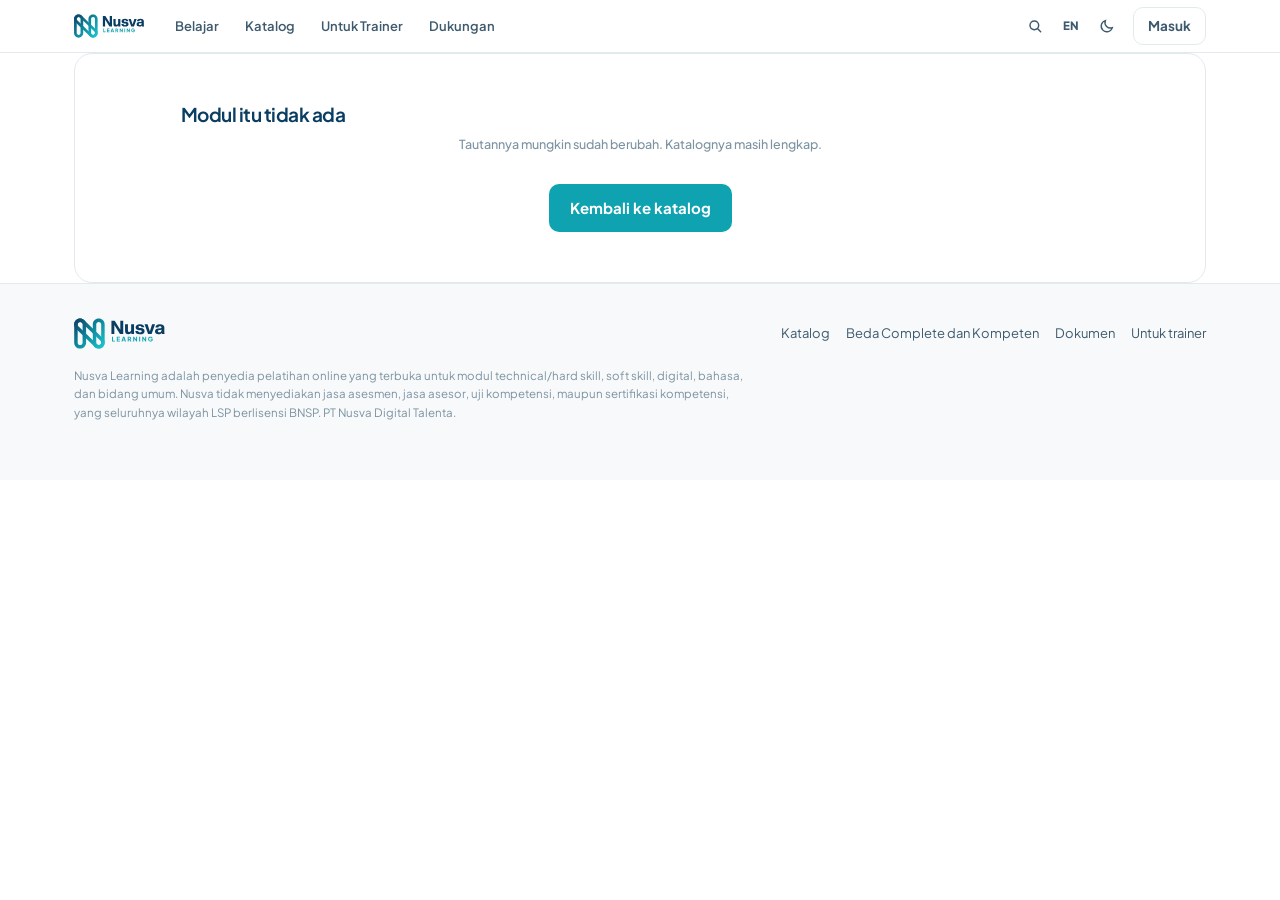
<file: modul.html>
<!doctype html>
<html lang="id" data-theme="light">
<head>
<meta charset="utf-8">
<meta name="viewport" content="width=device-width,initial-scale=1,viewport-fit=cover">
<title>Modul · Nusva Learning</title>
<link rel="icon" href="assets/logo-mark.svg" type="image/svg+xml">
<link rel="icon" href="assets/logo-mark-dark.svg" type="image/svg+xml" media="(prefers-color-scheme: dark)">
<link rel="icon" href="assets/favicon-32.png" sizes="32x32">
<link rel="apple-touch-icon" href="assets/apple-touch-icon.png">
<link rel="preload" as="font" type="font/woff2" href="assets/fonts/PlusJakartaSans-var.woff2" crossorigin>
<link rel="stylesheet" href="assets/nusva.css">
<script src="assets/config.js"></script>
<style>
main{padding:30px 0 70px}
.crumb{display:inline-flex;gap:7px;align-items:center;font-size:13px;color:var(--ink-2);text-decoration:none}
.crumb svg{width:14px;height:14px}
.lay{display:grid;grid-template-columns:1fr 336px;gap:26px;align-items:start;margin-top:18px}
@media (max-width:940px){ .lay{grid-template-columns:1fr} }
h1{font-size:clamp(27px,3.6vw,38px);max-width:20ch;margin:12px 0 0}
.meta{display:flex;gap:8px;flex-wrap:wrap;align-items:center;margin-top:14px}
.sampul{display:block;width:100%;aspect-ratio:21/9;object-fit:cover;border-radius:var(--r-card);
  margin-top:14px;background:var(--surface-3)}
.rk{font-size:15.5px;color:var(--ink-2);line-height:1.6;margin:14px 0 0;max-width:60ch}
.by{display:flex;gap:10px;align-items:center;margin-top:20px;font-size:13px;color:var(--ink-2)}
.by > span:last-child{display:block}
.by .ini{width:34px;height:34px;border-radius:50%;background:var(--surface-3);display:grid;place-items:center;
  font-size:12px;font-weight:800;color:var(--ink-2);flex:none}
.by b{display:block;font-weight:var(--w-body-strong);color:var(--ink)}

h2.sec{font-size:19px;font-weight:var(--w-heading);margin:34px 0 0}
.bagian{margin-top:14px;border:1px solid var(--border);border-radius:var(--r-card);overflow:hidden;background:var(--surface)}
.brow{display:flex;gap:12px;align-items:center;padding:14px 16px;border-bottom:1px solid var(--border);width:100%;
  background:transparent;border-left:0;border-right:0;border-top:0;text-align:left}
.bagian .brow:last-child{border-bottom:0}
.brow .n{width:26px;height:26px;border-radius:8px;background:var(--surface-3);color:var(--ink-2);flex:none;
  display:grid;place-items:center;font-size:12px;font-weight:800}
.brow.buka .n{background:var(--accent);color:#fff}
.brow .tx{flex:1;min-width:0}
.brow .tx b{display:block;font-size:14.5px;font-weight:var(--w-body-strong);line-height:1.4}
.brow .tx span{display:block;font-size:12px;color:var(--ink-3);margin-top:2px}
.brow .kanan{display:flex;gap:9px;align-items:center;flex:none}
.brow .gem{width:15px;height:15px;color:var(--ink-3)}
.brow.buka{cursor:pointer}
.brow.buka:hover{background:var(--surface-2)}
.isi{padding:0 16px 16px 54px;border-bottom:1px solid var(--border);background:var(--surface-2)}
.isi p{font-size:14px;color:var(--ink-2);line-height:1.65;margin:12px 0 0}

/* ---------- pemutar video dan audio ----------
   Lebarnya dibatasi karena video selebar kolom penuh di layar besar membuat baris
   teks di bawahnya terbaca sebagai keterangan gambar, bukan sebagai isi modul. */
.putar{margin-top:13px;max-width:640px}
.putar video{width:100%;display:block;border-radius:12px;border:1px solid var(--border);background:#000}
.putar audio{width:100%;display:block;margin-top:2px}
.putar .ket{font-size:11.5px;color:var(--ink-3);margin-top:7px;line-height:1.5}
/* Transkrip dilipat, bukan disembunyikan. Ia melayani dua orang sekaligus: yang
   tidak bisa mendengar, dan yang lebih cepat membaca daripada menonton. */
.transkrip{margin-top:12px;max-width:640px}
.transkrip summary{font-size:12.5px;font-weight:var(--w-body-strong);color:var(--ink-2);cursor:pointer;
  padding:7px 0;list-style:none;display:flex;align-items:center;gap:7px}
.transkrip summary::-webkit-details-marker{display:none}
.transkrip summary::before{content:"";width:0;height:0;flex:none;
  border-left:5px solid currentColor;border-top:4px solid transparent;border-bottom:4px solid transparent;
  transition:transform .16s ease}
.transkrip[open] summary::before{transform:rotate(90deg)}
.transkrip .teks{font-size:13px;color:var(--ink-2);line-height:1.7;white-space:pre-wrap;
  border-left:2px solid var(--border-strong);padding:2px 0 2px 13px;margin-top:4px}
.transkrip .draf{font-size:11.5px;color:var(--ink-3);margin-top:9px;line-height:1.5}

.beli{position:sticky;top:84px}
.beli .hrg{display:block;font-size:32px;font-weight:800;letter-spacing:-.028em;line-height:1.1}
.beli .sat{display:block;font-size:12.5px;color:var(--ink-3);margin-top:3px}
.beli ul{list-style:none;padding:0;margin:18px 0 0;display:flex;flex-direction:column;gap:10px}
.beli li{display:flex;gap:9px;align-items:flex-start;font-size:13.5px;color:var(--ink-2);line-height:1.45}
.beli li svg{width:15px;height:15px;flex:none;margin-top:3px;color:var(--success)}
.kosong{padding:50px 20px;text-align:center}

/* Bilah bawah untuk ponsel. Di bawah 940 piksel kolom .beli turun ke paling bawah, jadi harga
   dan tombolnya baru terlihat setelah pengguna melewati lima bagian modul. Padahal ponsel adalah
   perangkat mayoritas. Bilah ini mengembalikan keduanya ke jangkauan ibu jari. */
.belibar{position:fixed;left:0;right:0;bottom:0;z-index:var(--z-sticky,45);display:none;
  gap:12px;align-items:center;padding:11px 18px calc(11px + env(safe-area-inset-bottom));
  background:color-mix(in srgb,var(--surface) 96%,transparent);backdrop-filter:saturate(180%) blur(18px);
  border-top:1px solid var(--border)}
@supports not (backdrop-filter:blur(1px)){ .belibar{background:var(--surface)} }
.belibar .kiri{min-width:0;flex:1}
.belibar .h{display:block;font-size:19px;font-weight:800;letter-spacing:-.02em;line-height:1.15}
.belibar .s{display:block;font-size:11px;color:var(--ink-3);margin-top:1px}
.belibar .btn{flex:none}
@media (max-width:940px){
  .belibar.on{display:flex}
  body{padding-bottom:78px}
  .beli{position:static}
}
</style>
</head>
<body>

<header id="nav"></header>

<main class="wrap" id="main"></main>
<div class="belibar" id="belibar" hidden></div>

<footer class="site">
  <div class="wrap">
    <div class="fnav">
      <a class="lockup" href="index.html" aria-label="Nusva Learning">
        <img class="c" src="assets/logo-color.svg" alt="Nusva Learning">
        <img class="w" src="assets/logo-white.svg" alt="Nusva Learning">
      </a>
      <span class="sp"></span>
      <a href="index.html#katalog" data-en="Catalogue">Katalog</a>
      <a href="dokumen.html#complete" data-en="Complete and Kompeten">Beda Complete dan Kompeten</a>
      <a href="dokumen.html" data-en="Documents">Dokumen</a>
      <a href="trainer.html" data-en="For trainers">Untuk trainer</a>
    </div>
    <p class="legal" data-en="Nusva Learning is an online training provider open to technical and hard skill, soft skill, digital, language, and general modules. Nusva does not provide assessment services, assessors, competency testing, or competency certification, all of which belong to BNSP licensed LSPs. PT Nusva Digital Talenta.">Nusva Learning adalah penyedia pelatihan online yang terbuka untuk modul technical/hard skill, soft skill, digital, bahasa, dan bidang umum. Nusva tidak menyediakan jasa asesmen, jasa asesor, uji kompetensi, maupun sertifikasi kompetensi, yang seluruhnya wilayah LSP berlisensi BNSP. PT Nusva Digital Talenta.</p>
  </div>
</footer>

<script type="module">
import { pasangKepala, pasangAkun, T, rp, nf, cariModul, pengguna, keMasuk, toast } from './assets/app.js';
import { pasangNav } from './assets/nav.js';
import { sampulCadangan } from './assets/sampul.js';

pasangNav({ prefix:'' });
pasangKepala();
pasangAkun(document.getElementById('aakun'));

const slug = new URLSearchParams(location.search).get('m');
const m = cariModul(slug);
const JENIS = {
  artikel:{id:'Artikel',en:'Article'}, video:{id:'Video',en:'Video'},
  audio:{id:'Audio',en:'Audio'}, diagram:{id:'Diagram',en:'Diagram'},
  latihan:{id:'Latihan mandiri',en:'Practice on your own'}
};
const IC = {
  cek:'<svg viewBox="0 0 24 24" fill="none" stroke="currentColor" stroke-width="3" stroke-linecap="round" stroke-linejoin="round"><path d="M20 6L9 17l-5-5"/></svg>',
  gembok:'<svg class="gem" viewBox="0 0 24 24" fill="none" stroke="currentColor" stroke-width="2.3" stroke-linecap="round" stroke-linejoin="round"><rect x="4.5" y="10.5" width="15" height="10" rx="2.2"/><path d="M8 10.5V7.6a4 4 0 0 1 8 0v2.9"/></svg>',
  balik:'<svg viewBox="0 0 24 24" fill="none" stroke="currentColor" stroke-width="2.6" stroke-linecap="round" stroke-linejoin="round"><path d="M19 12H6"/><path d="M11.5 5.5L5 12l6.5 6.5"/></svg>'
};
const inisial = n => n.trim().split(/\s+/).slice(0,2).map(x=>x[0]).join('').toUpperCase();

function gambar(){
  const main = document.getElementById('main');
  if(!m){
    main.innerHTML = '<div class="card kosong"><h2 class="sec" style="margin:0">'+
      T('Modul itu tidak ada','That module does not exist')+'</h2>'+
      '<p class="cap" style="margin-top:9px">'+T('Tautannya mungkin sudah berubah. Katalognya masih lengkap.','The link may have changed. The catalogue is still there.')+'</p>'+
      '<a class="btn btn-primary" style="margin-top:18px" href="index.html#katalog">'+T('Kembali ke katalog','Back to the catalogue')+'</a></div>';
    return;
  }
  document.title = m.judul + ' · Nusva Learning';
  const buka = m.bagian.filter(b=>b.buka);
  const menitBuka = buka.reduce((a,b)=>a+b.menit,0);

  main.innerHTML =
  '<a class="crumb" href="index.html#katalog">'+IC.balik+'<span>'+T('Semua modul','All modules')+'</span></a>'+
  '<div class="lay">'+
    '<div>'+
      '<div class="meta">'+
        '<span class="badge mut">'+m.bidang+'</span>'+
        '<span class="badge info">'+m.tingkat+'</span>'+
        (m.kode?'<span class="badge mut">'+m.kode+'</span>':'')+
        (buka.length?'<span class="badge acc">'+T(buka.length+' bagian gratis',buka.length+' free parts')+'</span>':'')+
      '</div>'+
      '<img class="sampul" alt="" src="'+(m.sampul||sampulCadangan(m.judul,m.slug,1200,560))+'">'+
      '<h1 id="jd"></h1>'+
      '<p class="rk" id="rk"></p>'+
      '<div class="by"><span class="ini">'+inisial(m.trainer)+'</span>'+
        '<span><b id="tr"></b><span class="cap">'+T('Trainer terdaftar','Registered trainer')+'</span></span></div>'+

      '<h2 class="sec">'+T('Isi modul','What is inside')+'</h2>'+
      '<p class="cap" style="margin-top:6px">'+
        T(nf(m.bagian.length)+' bagian · total '+nf(m.menit)+' menit · '+nf(menitBuka)+' menit di antaranya dibuka gratis oleh trainernya',
          nf(m.bagian.length)+' parts · '+nf(m.menit)+' minutes total · '+nf(menitBuka)+' of them opened for free by the trainer')+'</p>'+
      '<div class="bagian" id="bagian"></div>'+

      '<div class="note info" style="margin-top:16px">'+
        '<svg viewBox="0 0 24 24" fill="none" stroke="currentColor" stroke-width="2.5" stroke-linecap="round"><circle cx="12" cy="12" r="9"/><path d="M12 11v5.5"/><path d="M12 7.6v.2"/></svg>'+
        '<span><b>'+T('Kenapa sebagian terbuka','Why some parts are open')+'.</b> '+
        T('Trainer yang menentukan bagian mana yang bisa dibuka sebelum dibeli. Maksudnya supaya Anda menilai gaya mengajarnya dengan mengerjakan, bukan dengan membaca janji.',
          'The trainer decides which parts open before purchase. The point is that you judge the teaching by doing a piece of it, not by reading a promise.')+'</span></div>'+
    '</div>'+

    '<aside>'+
      '<div class="card pad beli">'+
        '<span class="hrg num">'+rp(m.harga)+'</span>'+
        '<span class="sat">'+T('sekali bayar, akses selamanya','one payment, access for good')+'</span>'+
        '<div id="aksi" style="margin-top:16px"></div>'+
        '<ul>'+
          '<li>'+IC.cek+'<span>'+T('Materi dan templatenya bisa diunduh dan disimpan','Material and templates you can download and keep')+'</span></li>'+
          '<li>'+IC.cek+'<span>'+T('Quiz-nya bisa diulang sebanyak yang Anda mau','Retake the quizzes as often as you like')+'</span></li>'+
          '<li>'+IC.cek+'<span>'+T('Sekali beli, terbuka selamanya','Buy once, open for good')+'</span></li>'+
          '<li>'+IC.cek+'<span>'+T('Sertifikat Penyelesaian Pelatihan saat tuntas','Training Completion Certificate when you finish')+'</span></li>'+
        '</ul>'+
      '</div>'+
    '</aside>'+
  '</div>';

  document.getElementById('jd').textContent = m.judul;
  document.getElementById('rk').textContent = m.ringkas;
  document.getElementById('tr').textContent = m.trainer;
  gambarBagian();
  gambarAksi();
}

function gambarBagian(){
  const box = document.getElementById('bagian'); box.innerHTML = '';
  m.bagian.forEach((b,i) => {
    const jn = T(JENIS[b.jenis].id, JENIS[b.jenis].en);
    const el = document.createElement(b.buka ? 'button' : 'div');
    el.className = 'brow' + (b.buka ? ' buka' : '');
    if(b.buka){ el.type='button'; el.setAttribute('aria-expanded','false'); }
    el.innerHTML =
      '<span class="n">'+(i+1)+'</span>'+
      '<span class="tx"><b></b><span>'+jn+' · '+nf(b.menit)+' '+T('mnt','min')+'</span></span>'+
      '<span class="kanan">'+
        (b.buka
          ? '<span class="badge acc">'+T('Buka gratis','Free')+'</span>'
          : IC.gembok)+
      '</span>';
    el.querySelector('b').textContent = b.judul;
    if(b.buka){
      el.addEventListener('click', () => bukaBagian(el, i));
    }
    box.appendChild(el);
  });
}

function bukaBagian(el, i){
  const b = m.bagian[i];
  const sudah = el.nextElementSibling && el.nextElementSibling.classList.contains('isi');
  if(sudah){ el.nextElementSibling.remove(); el.setAttribute('aria-expanded','false'); return; }
  const d = document.createElement('div');
  d.className = 'isi';
  d.innerHTML = '<p></p>';
  d.querySelector('p').textContent = T(
    'Ini bagian pratinjau. Di versi berjalan, bagian ini terbuka penuh: materinya bisa dibaca sampai habis, templatenya bisa diunduh, dan quiz checkpoint-nya bisa dikerjakan.',
    'This is the preview part. In the running version it opens fully: the material is readable to the end, the template is downloadable, and the checkpoint quiz is playable.');
  el.after(d);
  el.setAttribute('aria-expanded','true');
  if(b.jenis === 'video' || b.jenis === 'audio') pasangPemutar(d, b);
}

/* ---------------------------------------------------------------------------
   Pemutar media.

   Urutannya sengaja: berkas sungguhan dulu, baru contoh, baru pernyataan kosong.
   Yang TIDAK boleh terjadi adalah bagian bertanda Video yang dibuka lalu tidak
   memperlihatkan apa pun, karena label di daftar isi sudah terlanjur berjanji.

   Berkas sungguhan datang dari bucket privat lewat signed URL berumur satu jam.
   Tidak ada URL tetap yang bisa ditempel di src: kalau ada, video berbayar bisa
   diunduh siapa pun yang menerima tautannya, dan beda antara bagian gratis dan
   bagian berbayar hilang tanpa satu pun layar berubah.
   --------------------------------------------------------------------------- */
async function pasangPemutar(kotak, b){
  const jenis = b.jenis;
  const bingkai = document.createElement('div');
  bingkai.className = 'putar';
  kotak.appendChild(bingkai);

  const tunggu = document.createElement('p');
  tunggu.className = 'ket';
  tunggu.textContent = T('Menyiapkan pemutar…', 'Preparing the player…');
  bingkai.appendChild(tunggu);

  let sumber = null, contoh = false, transkrip = null;

  if(b.media && b.media.jalur){
    try{
      const md = await import('./assets/media.js');
      sumber = await md.tautanPutar(b.media.jalur);
      transkrip = b.media.transkrip || null;
    }catch(e){ sumber = null; }
  }
  if(!sumber && b.contoh){ sumber = b.contoh; contoh = true; }

  bingkai.innerHTML = '';

  if(!sumber){
    const p = document.createElement('p');
    p.className = 'ket';
    p.textContent = T(
      'Bagian ini bertipe ' + T(JENIS[jenis].id, JENIS[jenis].en).toLowerCase() + ', tetapi berkasnya belum diunggah trainernya.',
      'This part is typed ' + JENIS[jenis].en.toLowerCase() + ', but its file has not been uploaded by the trainer yet.');
    bingkai.appendChild(p);
    return;
  }

  const el = document.createElement(jenis === 'video' ? 'video' : 'audio');
  el.controls = true;
  el.preload = 'metadata';
  el.playsInline = true;
  el.setAttribute('aria-label', b.judul);
  /* Dua sumber, bukan satu. WEBM lebih dulu karena ia jalan di setiap peramban
     berbasis Chromium termasuk yang dibangun tanpa codec berbayar, dan MP4 jadi
     cadangannya untuk Safari lama. Satu src tunggal berformat MP4 tampak jalan
     di mesin penulisnya lalu diam saja di sebagian perangkat pengguna. */
  const daftar = Array.isArray(sumber) ? sumber : [sumber];
  if(daftar.length === 1){
    el.src = daftar[0];
  }else{
    daftar.forEach(u => {
      const s = document.createElement('source');
      s.src = u;
      const e = (u.split('.').pop() || '').toLowerCase();
      const tipe = { webm:'video/webm', mp4:'video/mp4', mov:'video/quicktime',
                     mp3:'audio/mpeg', m4a:'audio/mp4', wav:'audio/wav', ogg:'audio/ogg' }[e];
      if(tipe) s.type = tipe;
      el.appendChild(s);
    });
  }
  bingkai.appendChild(el);

  if(contoh){
    const ket = document.createElement('p');
    ket.className = 'ket';
    ket.textContent = T(
      'Klip ini contoh tampilan pemutarnya, bukan materi modul. Video sungguhannya diunggah trainer dan tayang di tempat yang sama persis.',
      'This clip shows what the player looks like, not the module content. The real video is uploaded by the trainer and plays in exactly this spot.');
    bingkai.appendChild(ket);
    return;
  }

  if(transkrip && transkrip.status === 'siap' && transkrip.teks){
    const det = document.createElement('details');
    det.className = 'transkrip';
    const sum = document.createElement('summary');
    sum.textContent = T('Baca transkripnya', 'Read the transcript');
    const tx = document.createElement('div');
    tx.className = 'teks';
    tx.textContent = transkrip.teks;
    const draf = document.createElement('p');
    draf.className = 'draf';
    draf.textContent = T(
      'Transkrip ini didraf mesin lalu dibaca ulang trainernya. Kalau ada yang janggal, yang benar adalah suaranya.',
      'This transcript is drafted by machine and reviewed by the trainer. Where it reads oddly, the audio is what counts.');
    det.append(sum, tx, draf);
    kotak.appendChild(det);
  }
}

/* Urutan biaya dan nilai. Untuk pengunjung yang belum masuk, aksi paling menonjol adalah
   MENCICIPI, bukan menyerahkan akun. Menaruh permintaan akun sebagai tombol utama memasang
   kembali biaya di muka yang justru sengaja dicabut. Setelah ia mengerjakan sepotong,
   permintaan akun jadi wajar, karena sudah ada yang perlu disimpan. */
function bukaBagianPertama(){
  const el = document.querySelector('.brow.buka');
  if(el){ el.scrollIntoView({block:'center'}); if(el.getAttribute('aria-expanded')!=='true') el.click(); }
}
async function beli(){
  const p = await pengguna();
  if(!p){ keMasuk('learner', 'modul.html?m=' + m.slug); return; }
  toast(T('Pembayaran Xendit belum tersambung di versi ini.','The Xendit payment step is not wired up in this build yet.'));
}

async function gambarAksi(){
  const box = document.getElementById('aksi');
  const u = await pengguna();
  const buka = m.bagian.filter(b=>b.buka).length;
  const cicip = !u && buka > 0;   /* pengunjung baru dan ada yang bisa dicicipi */

  const tCicip = T(buka + ' bagian gratis, mulai sekarang', 'Start the ' + buka + ' free parts now');
  const tBeli  = u ? T('Beli dan mulai belajar','Buy and start learning')
                   : T('Masuk untuk beli modul ini','Sign in to buy this module');

  box.innerHTML = cicip
    ? '<button class="btn btn-primary full" id="btnCoba">'+tCicip+'</button>'+
      '<button class="btn btn-quiet full" style="margin-top:9px" id="btnMulai">'+tBeli+'</button>'
    : '<button class="btn btn-primary full" id="btnMulai">'+tBeli+'</button>'+
      (buka ? '<button class="btn btn-quiet full" style="margin-top:9px" id="btnCoba">'+
        T('Buka bagian gratisnya','Open the free parts')+'</button>' : '');

  box.insertAdjacentHTML('beforeend', '<p class="cap" style="margin-top:11px">'+
      (u ? T('Pembayaran lewat Xendit. Bagian gratis tetap bisa dibuka tanpa membeli.','Payment via Xendit. The free parts stay open without buying.')
         : T('Bagian gratisnya terbuka tanpa akun. Akun baru diperlukan saat karya Anda perlu tempat tersimpan.',
             'The free parts open without an account. An account is only needed once your work needs somewhere to live.'))+
    '</p>');

  document.getElementById('btnMulai').addEventListener('click', beli);
  const cb = document.getElementById('btnCoba');
  if(cb) cb.addEventListener('click', bukaBagianPertama);

  gambarBilah(cicip, tCicip, tBeli);
}

/* Bilah bawah ponsel: satu harga, satu tombol, sama persis dengan aksi utama di kartu. */
function gambarBilah(cicip, tCicip, tBeli){
  const bar = document.getElementById('belibar');
  bar.hidden = false; bar.classList.add('on');
  bar.innerHTML =
    '<span class="kiri"><span class="h num">'+rp(m.harga)+'</span>'+
    '<span class="s">'+T('sekali bayar, akses selamanya','one payment, access for good')+'</span></span>'+
    '<button class="btn btn-primary" id="barBtn"></button>';
  bar.querySelector('#barBtn').textContent = cicip ? tCicip : tBeli;
  bar.querySelector('#barBtn').addEventListener('click', cicip ? bukaBagianPertama : beli);
}

document.addEventListener('nusva:bahasa', gambar);
gambar();
</script>
</body>
</html>
</file>
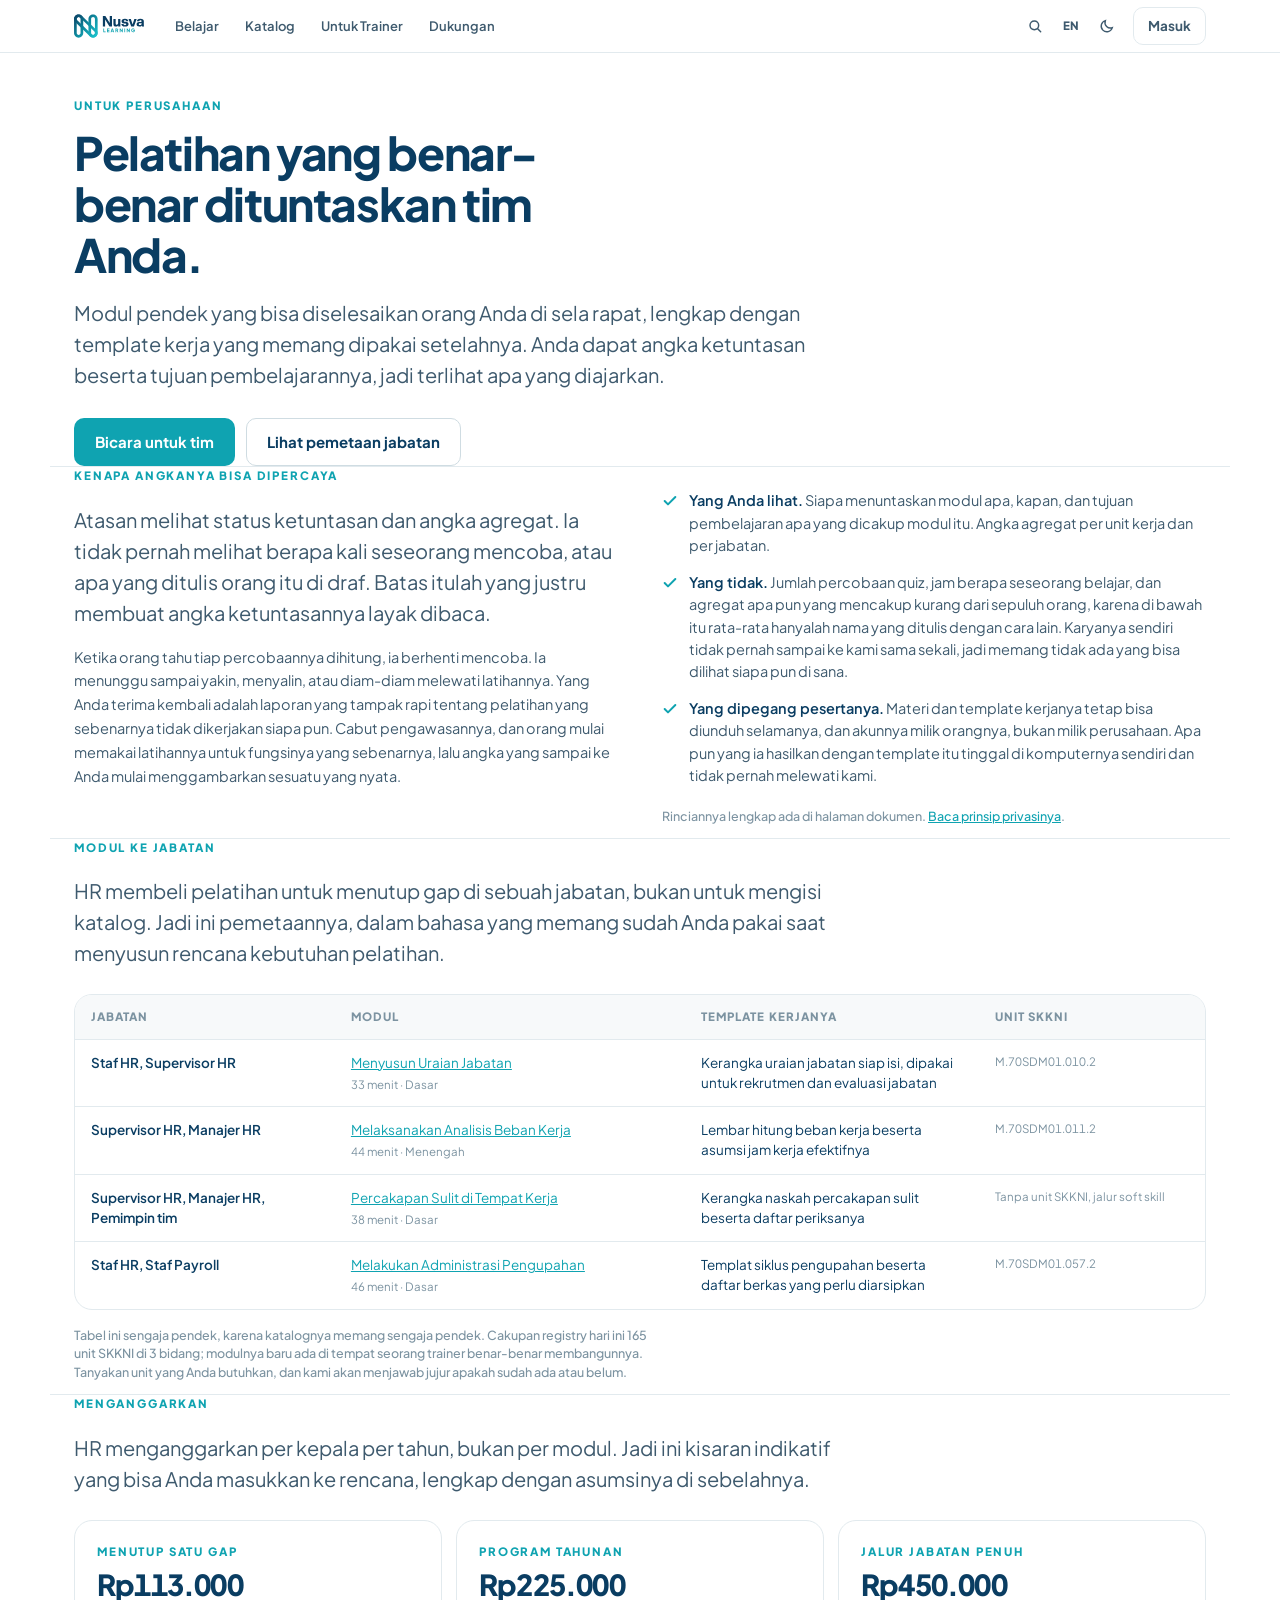
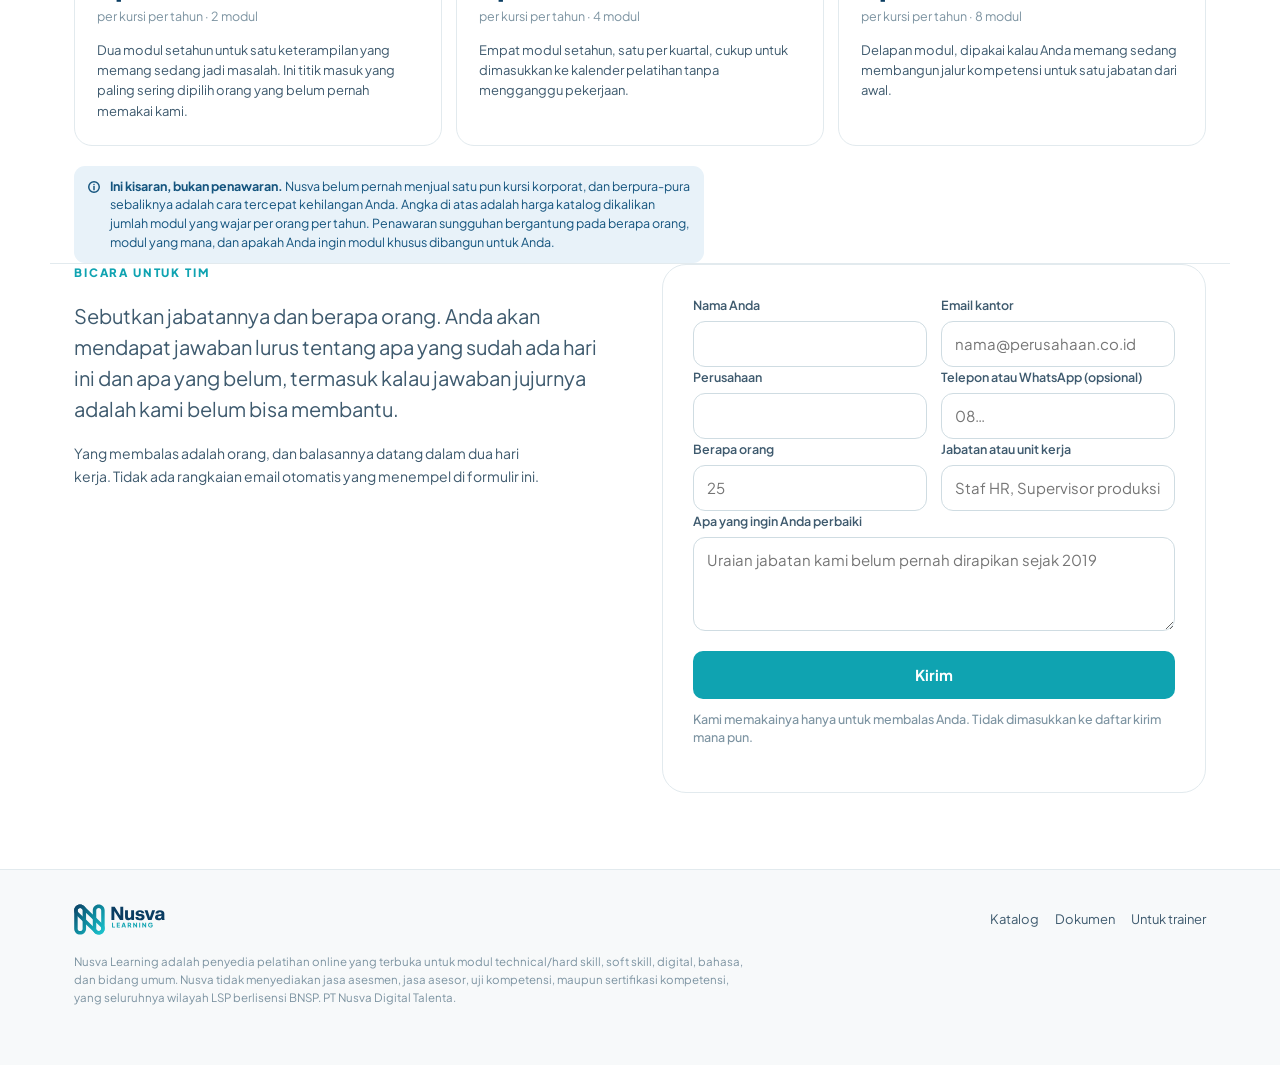
<file: perusahaan.html>
<!doctype html>
<html lang="id" data-theme="light">
<head>
<meta charset="utf-8">
<meta name="viewport" content="width=device-width,initial-scale=1,viewport-fit=cover">
<title>Untuk perusahaan · Nusva Learning</title>
<meta name="description" content="Nusva Learning untuk tim: pemetaan modul ke jabatan, angka ketuntasan yang bisa dipercaya, dan kisaran biaya per kursi per tahun.">
<link rel="icon" href="assets/logo-mark.svg" type="image/svg+xml">
<link rel="icon" href="assets/logo-mark-dark.svg" type="image/svg+xml" media="(prefers-color-scheme: dark)">
<link rel="icon" href="assets/favicon-32.png" sizes="32x32">
<link rel="apple-touch-icon" href="assets/apple-touch-icon.png">
<link rel="preload" as="font" type="font/woff2" href="assets/fonts/PlusJakartaSans-var.woff2" crossorigin>
<link rel="stylesheet" href="assets/nusva.css">
<script src="assets/config.js"></script>
<style>
html{scroll-behavior:smooth}
[id]{scroll-margin-top:78px}
main{padding:0 0 76px}
section{padding:66px 0;border-top:1px solid var(--border)}
section:first-child{border-top:0;padding-top:44px}
@media (max-width:700px){ section{padding:46px 0} }
h1{font-size:clamp(30px,4.4vw,46px);letter-spacing:-.03em;line-height:1.1;margin:12px 0 0;max-width:17ch}
.lead{font-size:clamp(16px,1.8vw,20px);color:var(--ink-2);line-height:1.55;margin:18px 0 0;max-width:52ch}

.dua{display:grid;grid-template-columns:minmax(0,1fr) minmax(0,1fr);gap:44px;align-items:start}
@media (max-width:900px){ .dua{grid-template-columns:1fr;gap:26px} }

/* tabel pemetaan jabatan */
.tabelwrap{margin-top:26px;border:1px solid var(--border);border-radius:var(--r-card);overflow:hidden;background:var(--surface)}
table{width:100%;border-collapse:collapse;table-layout:fixed}
th,td{text-align:left;padding:13px 16px;border-bottom:1px solid var(--border);vertical-align:top;font-size:13.5px;line-height:1.5}
th{font-size:11.5px;font-weight:800;letter-spacing:.09em;text-transform:uppercase;color:var(--ink-3);background:var(--surface-2)}
tr:last-child td{border-bottom:0}
td b{font-weight:var(--w-body-strong);color:var(--ink)}
td .kd{display:block;font-size:11.5px;color:var(--ink-3);margin-top:3px;font-variant-numeric:tabular-nums}
@media (max-width:760px){
  table,thead,tbody,tr,th,td{display:block}
  thead{display:none}
  tr{border-bottom:1px solid var(--border);padding:6px 0}
  tr:last-child{border-bottom:0}
  td{border-bottom:0;padding:5px 16px}
  td::before{content:attr(data-l);display:block;font-size:10.5px;font-weight:800;letter-spacing:.09em;
    text-transform:uppercase;color:var(--ink-3);margin-bottom:3px}
}

/* kartu biaya */
.biaya{display:grid;grid-template-columns:repeat(3,1fr);gap:14px;margin-top:26px}
@media (max-width:820px){ .biaya{grid-template-columns:1fr} }
.biaya .card{padding:22px 22px 24px}
.biaya .ang{display:block;font-size:29px;font-weight:800;letter-spacing:-.028em;line-height:1.1;margin-top:8px}
.biaya .sat{display:block;font-size:12.5px;color:var(--ink-3);margin-top:5px}
.biaya p{font-size:13px;color:var(--ink-2);line-height:1.55;margin:14px 0 0}

/* formulir */
.formkotak{background:var(--surface);border:1px solid var(--border);border-radius:var(--r-panel);padding:30px 30px 32px}
@media (max-width:560px){ .formkotak{padding:22px 20px 24px} }
.g2{display:grid;grid-template-columns:1fr 1fr;gap:14px}
@media (max-width:640px){ .g2{grid-template-columns:1fr} }
.err{color:var(--danger-deep);font-size:12.5px;margin-top:6px;display:none}
.err.on{display:block}
.okpanel{display:none}
.okpanel.on{display:block}
.okpanel .ic{width:44px;height:44px;border-radius:50%;background:var(--success-tint);color:var(--success-deep);
  display:grid;place-items:center;margin-bottom:14px}
.okpanel .ic svg{width:22px;height:22px}
.poin{list-style:none;padding:0;margin:22px 0 0;display:flex;flex-direction:column;gap:14px}
.poin li{display:flex;gap:11px;align-items:flex-start;font-size:14.5px;color:var(--ink-2);line-height:1.55}
.poin li svg{width:16px;height:16px;flex:none;margin-top:4px;color:var(--accent)}
.poin b{color:var(--ink);font-weight:var(--w-body-strong)}
</style>
</head>
<body>

<header id="nav"></header>

<main>

<section class="wrap" id="atas">
  <span class="eyebrow" data-en="For companies">Untuk perusahaan</span>
  <h1 data-en="Training your team actually finishes.">Pelatihan yang benar-benar dituntaskan tim Anda.</h1>
  <p class="lead" data-en="Short modules your people can finish between meetings, with a work template they actually use afterwards. You get a completion figure and the learning objectives behind it, so you can see what was taught.">Modul pendek yang bisa diselesaikan orang Anda di sela rapat, lengkap dengan template kerja yang memang dipakai setelahnya. Anda dapat angka ketuntasan beserta tujuan pembelajarannya, jadi terlihat apa yang diajarkan.</p>
  <div style="display:flex;gap:11px;flex-wrap:wrap;margin-top:28px">
    <a class="btn btn-primary" href="#kontak" data-en="Talk about a team">Bicara untuk tim</a>
    <a class="btn btn-secondary" href="#jabatan" data-en="See the position mapping">Lihat pemetaan jabatan</a>
  </div>
</section>

<!-- ============ kenapa angkanya bisa dipercaya ============ -->
<section class="wrap" id="percaya">
  <div class="dua">
    <div>
      <span class="eyebrow" data-en="Why the numbers can be trusted">Kenapa angkanya bisa dipercaya</span>
      <p class="lead" data-en="Your managers see completion status and aggregates. They never see how many attempts someone needed, or what a person wrote in a draft. That limit is exactly why the completion figure is worth reading.">Atasan melihat status ketuntasan dan angka agregat. Ia tidak pernah melihat berapa kali seseorang mencoba, atau apa yang ditulis orang itu di draf. Batas itulah yang justru membuat angka ketuntasannya layak dibaca.</p>
      <p style="font-size:14.5px;color:var(--ink-2);line-height:1.65;margin-top:18px;max-width:52ch" data-en="When people know every attempt is being counted, they stop attempting. They wait until they are sure, they copy, or they quietly skip the exercise. What you get back is a clean-looking report about a training nobody actually did. Take the surveillance away and people start using the practice for what it is for, and the number that reaches you starts describing something real.">Ketika orang tahu tiap percobaannya dihitung, ia berhenti mencoba. Ia menunggu sampai yakin, menyalin, atau diam-diam melewati latihannya. Yang Anda terima kembali adalah laporan yang tampak rapi tentang pelatihan yang sebenarnya tidak dikerjakan siapa pun. Cabut pengawasannya, dan orang mulai memakai latihannya untuk fungsinya yang sebenarnya, lalu angka yang sampai ke Anda mulai menggambarkan sesuatu yang nyata.</p>
    </div>
    <div>
      <ul class="poin">
        <li><svg viewBox="0 0 24 24" fill="none" stroke="currentColor" stroke-width="3" stroke-linecap="round" stroke-linejoin="round"><path d="M20 6L9 17l-5-5"/></svg>
          <span><b data-en="What you do see.">Yang Anda lihat.</b> <span data-en="Who completed which module, when, and which learning objectives that module covered. Aggregate figures per unit and per position.">Siapa menuntaskan modul apa, kapan, dan tujuan pembelajaran apa yang dicakup modul itu. Angka agregat per unit kerja dan per jabatan.</span></span></li>
        <li><svg viewBox="0 0 24 24" fill="none" stroke="currentColor" stroke-width="3" stroke-linecap="round" stroke-linejoin="round"><path d="M20 6L9 17l-5-5"/></svg>
          <span><b data-en="What you do not.">Yang tidak.</b> <span data-en="Quiz attempt counts, time of day someone studied, and any aggregate covering fewer than ten people, because below that an average is just a name with extra steps. The work itself never reaches us at all, so there is nothing there for anyone to look at.">Jumlah percobaan quiz, jam berapa seseorang belajar, dan agregat apa pun yang mencakup kurang dari sepuluh orang, karena di bawah itu rata-rata hanyalah nama yang ditulis dengan cara lain. Karyanya sendiri tidak pernah sampai ke kami sama sekali, jadi memang tidak ada yang bisa dilihat siapa pun di sana.</span></span></li>
        <li><svg viewBox="0 0 24 24" fill="none" stroke="currentColor" stroke-width="3" stroke-linecap="round" stroke-linejoin="round"><path d="M20 6L9 17l-5-5"/></svg>
          <span><b data-en="What the participant keeps.">Yang dipegang pesertanya.</b> <span data-en="The material and the work templates stay downloadable for good, and the account belongs to the person, not to the employer. Whatever they produce with those templates stays on their own machine and never passes through us.">Materi dan template kerjanya tetap bisa diunduh selamanya, dan akunnya milik orangnya, bukan milik perusahaan. Apa pun yang ia hasilkan dengan template itu tinggal di komputernya sendiri dan tidak pernah melewati kami.</span></span></li>
      </ul>
      <p class="cap" style="margin-top:20px;max-width:46ch" data-en="Full detail is on the documents page.">Rinciannya lengkap ada di halaman dokumen. <a href="dokumen.html#privasi" data-en="Read the privacy principles">Baca prinsip privasinya</a>.</p>
    </div>
  </div>
</section>

<!-- ============ pemetaan modul ke jabatan ============ -->
<section class="wrap" id="jabatan">
  <span class="eyebrow" data-en="Module to position">Modul ke jabatan</span>
  <p class="lead" data-en="HR buys training to close a gap in a position, not to fill a catalogue. So here is the mapping in the language you already use when you write a training needs plan.">HR membeli pelatihan untuk menutup gap di sebuah jabatan, bukan untuk mengisi katalog. Jadi ini pemetaannya, dalam bahasa yang memang sudah Anda pakai saat menyusun rencana kebutuhan pelatihan.</p>

  <div class="tabelwrap">
    <table>
      <colgroup><col style="width:23%"><col style="width:31%"><col style="width:26%"><col style="width:20%"></colgroup>
      <thead>
        <tr>
          <th data-en="Position">Jabatan</th>
          <th data-en="Module">Modul</th>
          <th data-en="Work template">Template kerjanya</th>
          <th data-en="SKKNI unit">Unit SKKNI</th>
        </tr>
      </thead>
      <tbody id="petaBody"></tbody>
    </table>
  </div>

  <p class="cap" style="margin-top:16px;max-width:64ch" data-en="This table is deliberately short, because the catalogue is deliberately short. Registry coverage today is 165 SKKNI units across 3 fields; a module exists only where a trainer has actually built one. Ask us about a unit you need and we will tell you honestly whether it exists or not.">Tabel ini sengaja pendek, karena katalognya memang sengaja pendek. Cakupan registry hari ini 165 unit SKKNI di 3 bidang; modulnya baru ada di tempat seorang trainer benar-benar membangunnya. Tanyakan unit yang Anda butuhkan, dan kami akan menjawab jujur apakah sudah ada atau belum.</p>
</section>

<!-- ============ biaya ============ -->
<section class="wrap" id="biaya">
  <span class="eyebrow" data-en="Budgeting">Menganggarkan</span>
  <p class="lead" data-en="HR budgets per head per year, not per module. So here is an indicative range you can put into a plan, with the assumption written next to it.">HR menganggarkan per kepala per tahun, bukan per modul. Jadi ini kisaran indikatif yang bisa Anda masukkan ke rencana, lengkap dengan asumsinya di sebelahnya.</p>

  <div class="biaya" id="biayaBox"></div>

  <div class="note info" style="margin-top:20px;max-width:70ch">
    <svg viewBox="0 0 24 24" fill="none" stroke="currentColor" stroke-width="2.5" stroke-linecap="round"><circle cx="12" cy="12" r="9"/><path d="M12 11v5.5"/><path d="M12 7.6v.2"/></svg>
    <span><b data-en="This is a range, not a quote.">Ini kisaran, bukan penawaran.</b> <span data-en="Nusva has not sold a corporate seat yet, and pretending otherwise would be the fastest way to lose you. The numbers above are the catalogue price multiplied by a realistic number of modules per person per year. A real quote depends on how many people, which modules, and whether you want a private module built for you.">Nusva belum pernah menjual satu pun kursi korporat, dan berpura-pura sebaliknya adalah cara tercepat kehilangan Anda. Angka di atas adalah harga katalog dikalikan jumlah modul yang wajar per orang per tahun. Penawaran sungguhan bergantung pada berapa orang, modul yang mana, dan apakah Anda ingin modul khusus dibangun untuk Anda.</span></span>
  </div>
</section>

<!-- ============ formulir ============ -->
<section class="wrap" id="kontak">
  <div class="dua">
    <div>
      <span class="eyebrow" data-en="Talk about a team">Bicara untuk tim</span>
      <p class="lead" data-en="Tell us the position and the number of people. You will get a straight answer about what exists today and what does not, including when the honest answer is that we cannot help yet.">Sebutkan jabatannya dan berapa orang. Anda akan mendapat jawaban lurus tentang apa yang sudah ada hari ini dan apa yang belum, termasuk kalau jawaban jujurnya adalah kami belum bisa membantu.</p>
      <p style="font-size:14px;color:var(--ink-2);line-height:1.65;margin-top:18px;max-width:48ch" data-en="Whoever replies is a person, and the reply comes within two working days. There is no drip campaign attached to this form.">Yang membalas adalah orang, dan balasannya datang dalam dua hari kerja. Tidak ada rangkaian email otomatis yang menempel di formulir ini.</p>
    </div>

    <div class="formkotak">
      <form id="formTim" novalidate>
        <div class="g2">
          <div>
            <label class="f" for="fNama" data-en="Your name">Nama Anda</label>
            <input class="f" id="fNama" autocomplete="name" required>
          </div>
          <div>
            <label class="f" for="fEmail" data-en="Work email">Email kantor</label>
            <input class="f" id="fEmail" type="email" autocomplete="email" inputmode="email"
                   placeholder="nama@perusahaan.co.id" data-en-ph="name@company.com" required>
          </div>
        </div>
        <div class="g2">
          <div>
            <label class="f" for="fPT" data-en="Company">Perusahaan</label>
            <input class="f" id="fPT" autocomplete="organization" required>
          </div>
          <div>
            <label class="f" for="fHp" data-en="Phone or WhatsApp (optional)">Telepon atau WhatsApp (opsional)</label>
            <input class="f" id="fHp" autocomplete="tel" inputmode="tel" placeholder="08…">
          </div>
        </div>
        <div class="g2">
          <div>
            <label class="f" for="fOrang" data-en="How many people">Berapa orang</label>
            <input class="f" id="fOrang" type="number" min="1" step="1" inputmode="numeric" placeholder="25">
          </div>
          <div>
            <label class="f" for="fPosisi" data-en="Position or unit">Jabatan atau unit kerja</label>
            <input class="f" id="fPosisi" placeholder="Staf HR, Supervisor produksi" data-en-ph="HR staff, production supervisor">
          </div>
        </div>
        <label class="f" for="fButuh" data-en="What are you trying to fix">Apa yang ingin Anda perbaiki</label>
        <textarea class="f" id="fButuh" rows="3" placeholder="Uraian jabatan kami belum pernah dirapikan sejak 2019" data-en-ph="Our job descriptions have not been cleaned up since 2019"></textarea>
        <p class="err" id="fErr"></p>
        <button class="btn btn-primary full" style="margin-top:14px" id="fKirim" type="submit">
          <span data-en="Send">Kirim</span>
        </button>
        <p class="cap" style="margin-top:11px" data-en="We use this only to reply to you. It is not added to any mailing list.">Kami memakainya hanya untuk membalas Anda. Tidak dimasukkan ke daftar kirim mana pun.</p>
      </form>

      <div class="okpanel" id="fOk">
        <div class="ic"><svg viewBox="0 0 24 24" fill="none" stroke="currentColor" stroke-width="3" stroke-linecap="round" stroke-linejoin="round"><path d="M4 13l5 5L20 7"/></svg></div>
        <h2 style="font-size:22px" data-en="It is with us.">Sudah sampai ke kami.</h2>
        <p style="font-size:14.5px;color:var(--ink-2);line-height:1.6;margin-top:10px" id="fOkTeks"></p>
        <button class="btn btn-quiet" style="margin-top:18px" id="fLagi" data-en="Send another">Kirim lagi</button>
      </div>
    </div>
  </div>
</section>

</main>

<footer class="site">
  <div class="wrap">
    <div class="fnav">
      <a class="lockup" href="index.html" aria-label="Nusva Learning">
        <img class="c" src="assets/logo-color.svg" alt="Nusva Learning">
        <img class="w" src="assets/logo-white.svg" alt="Nusva Learning">
      </a>
      <span class="sp"></span>
      <a href="index.html#katalog" data-en="Catalogue">Katalog</a>
      <a href="dokumen.html" data-en="Documents">Dokumen</a>
      <a href="trainer.html" data-en="For trainers">Untuk trainer</a>
    </div>
    <p class="legal" data-en="Nusva Learning is an online training provider open to technical and hard skill, soft skill, digital, language, and general modules. Nusva does not provide assessment services, assessors, competency testing, or competency certification, all of which belong to BNSP licensed LSPs. PT Nusva Digital Talenta.">Nusva Learning adalah penyedia pelatihan online yang terbuka untuk modul technical/hard skill, soft skill, digital, bahasa, dan bidang umum. Nusva tidak menyediakan jasa asesmen, jasa asesor, uji kompetensi, maupun sertifikasi kompetensi, yang seluruhnya wilayah LSP berlisensi BNSP. PT Nusva Digital Talenta.</p>
  </div>
</footer>

<script type="module">
import { pasangKepala, pasangAkun, T, rp, nf, KATALOG, klien, terkonfigurasi, toast } from './assets/app.js';
import { pasangNav } from './assets/nav.js';

pasangNav({ prefix:'' });
pasangKepala();
pasangAkun(document.getElementById('aakun'));

const $ = id => document.getElementById(id);
const CFG = window.NUSVA || {};

/* ---------- pemetaan modul ke jabatan ----------
   Dibangkitkan dari katalog yang sama dengan beranda, supaya tabelnya tidak bisa basi diam-diam
   saat modulnya bertambah atau kode unitnya berubah. */
/* uraian bukti tetap di sini; kolom jabatan diambil dari KATALOG */
const PETA = {
  'uraian-jabatan':        { jab:{id:'Staf dan Supervisor HR',en:'HR staff and supervisor'},
                             bukti:{id:'Kerangka uraian jabatan siap isi, dipakai untuk rekrutmen dan evaluasi jabatan',en:'A ready to fill job description outline, used for recruitment and job evaluation'} },
  'analisis-beban-kerja':  { jab:{id:'Supervisor dan Manajer HR, kepala unit kerja',en:'HR supervisor and manager, unit head'},
                             bukti:{id:'Lembar hitung beban kerja beserta asumsi jam kerja efektifnya',en:'A workload calculation sheet with its effective working hours assumptions'} },
  'komunikasi-sulit':      { jab:{id:'Siapa pun yang memimpin orang',en:'Anyone who leads people'},
                             bukti:{id:'Kerangka naskah percakapan sulit beserta daftar periksanya',en:'A difficult conversation script outline with its checklist'} },
  'administrasi-pengupahan':{ jab:{id:'Staf Payroll dan Compensation',en:'Payroll and compensation staff'},
                             bukti:{id:'Templat siklus pengupahan beserta daftar berkas yang perlu diarsipkan',en:'A payroll cycle template with the list of records to file'} }
};
function gambarPeta(){
  const tb = $('petaBody'); tb.innerHTML = '';
  KATALOG.forEach(m => {
    const p = PETA[m.slug]; if(!p) return;
    const tr = document.createElement('tr');
    tr.innerHTML =
      '<td data-l="'+T('Jabatan','Position')+'"><b class="j"></b></td>'+
      '<td data-l="'+T('Modul','Module')+'"><a href="modul.html?m='+m.slug+'" class="m"></a>'+
        '<span class="kd">'+nf(m.menit)+' '+T('menit · ','minutes · ')+m.tingkat+'</span></td>'+
      '<td data-l="'+T('Template kerjanya','Work template')+'"><span class="b"></span></td>'+
      '<td data-l="'+T('Unit SKKNI','SKKNI unit')+'"><span class="kd" style="margin-top:0">'+
        (m.kode || T('Tanpa unit SKKNI, jalur soft skill','No SKKNI unit, soft skill path'))+'</span></td>';
    tr.querySelector('.j').textContent = (m.jabatan||[]).join(', ') || T(p.jab.id, p.jab.en);
    tr.querySelector('.m').textContent = m.judul;
    tr.querySelector('.b').textContent = T(p.bukti.id, p.bukti.en);
    tb.appendChild(tr);
  });
}

/* ---------- kisaran biaya per kursi per tahun ----------
   Dihitung dari harga katalog yang berlaku, dikalikan jumlah modul yang wajar per orang per tahun.
   Kalau harga katalognya berubah, angka di halaman ini ikut berubah, jadi tidak ada angka mati
   yang diam-diam jadi keliru. */
const RENCANA = [
  { n:2, jud:{id:'Menutup satu gap',en:'Closing one gap'},
    ket:{id:'Dua modul setahun untuk satu keterampilan yang memang sedang jadi masalah. Ini titik masuk yang paling sering dipilih orang yang belum pernah memakai kami.',en:'Two modules a year for the one skill that is actually causing trouble. This is the usual entry point for someone who has not used us before.'} },
  { n:4, jud:{id:'Program tahunan',en:'An annual programme'},
    ket:{id:'Empat modul setahun, satu per kuartal, cukup untuk dimasukkan ke kalender pelatihan tanpa mengganggu pekerjaan.',en:'Four modules a year, one a quarter, enough to sit in a training calendar without disturbing the work.'} },
  { n:8, jud:{id:'Jalur jabatan penuh',en:'A full position track'},
    ket:{id:'Delapan modul, dipakai kalau Anda memang sedang membangun jalur kompetensi untuk satu jabatan dari awal.',en:'Eight modules, for when you are genuinely building a competency track for one position from scratch.'} }
];
function gambarBiaya(){
  const h = KATALOG.map(m=>m.harga).filter(x=>x>0);
  const rerata = h.length ? h.reduce((a,b)=>a+b,0)/h.length : 0;
  const box = $('biayaBox'); box.innerHTML = '';
  RENCANA.forEach(r => {
    const el = document.createElement('div');
    el.className = 'card';
    el.innerHTML =
      '<span class="eyebrow"></span>'+
      '<span class="ang num">'+rp(Math.round(rerata*r.n/1000)*1000)+'</span>'+
      '<span class="sat">'+T('per kursi per tahun · '+nf(r.n)+' modul','per seat per year · '+nf(r.n)+' modules')+'</span>'+
      '<p></p>';
    el.querySelector('.eyebrow').textContent = T(r.jud.id, r.jud.en);
    el.querySelector('p').textContent = T(r.ket.id, r.ket.en);
    box.appendChild(el);
  });
}

/* ---------- formulir ----------
   Jalur utama: menyimpan ke tabel permintaan_tim di Supabase.
   Jalur cadangan: membuka aplikasi email dengan isian yang sudah tersusun, dipakai kalau tabelnya
   belum dibuat atau jaringannya bermasalah. Formulir yang gagal diam-diam adalah cara paling mahal
   kehilangan pembeli, jadi tidak ada jalan buntu di sini. */
function isi(){
  return {
    nama:        $('fNama').value.trim(),
    email:       $('fEmail').value.trim(),
    perusahaan:  $('fPT').value.trim(),
    telepon:     $('fHp').value.trim() || null,
    jumlah_orang:parseInt($('fOrang').value,10) || null,
    kebutuhan:   [$('fPosisi').value.trim(), $('fButuh').value.trim()].filter(Boolean).join(' · ') || null,
    sumber:      'perusahaan.html'
  };
}
function galat(p){ const e=$('fErr'); e.textContent=p; e.classList.add('on'); }

function suratCadangan(d){
  const alamat = CFG.emailKontak || 'halo@nusva.ai';
  const badan = [
    T('Nama: ','Name: ') + d.nama,
    T('Perusahaan: ','Company: ') + d.perusahaan,
    T('Email: ','Email: ') + d.email,
    d.telepon ? T('Telepon: ','Phone: ') + d.telepon : '',
    d.jumlah_orang ? T('Jumlah orang: ','People: ') + d.jumlah_orang : '',
    d.kebutuhan ? T('Kebutuhan: ','Need: ') + d.kebutuhan : ''
  ].filter(Boolean).join('\n');
  location.href = 'mailto:' + alamat +
    '?subject=' + encodeURIComponent(T('Nusva Learning untuk tim · ','Nusva Learning for a team · ') + d.perusahaan) +
    '&body=' + encodeURIComponent(badan);
  return alamat;
}

function sukses(pesan){
  $('formTim').style.display = 'none';
  $('fOk').classList.add('on');
  $('fOkTeks').textContent = pesan;
}

$('formTim').addEventListener('submit', async e => {
  e.preventDefault();
  $('fErr').classList.remove('on');
  const d = isi();
  if(d.nama.length < 2){ galat(T('Nama Anda belum terisi.','Your name is still empty.')); $('fNama').focus(); return; }
  if(!/^[^\s@]+@[^\s@]+\.[^\s@]{2,}$/.test(d.email)){
    galat(T('Alamat emailnya belum lengkap. Contoh: nama@perusahaan.co.id','That email is not complete yet. For example: name@company.com'));
    $('fEmail').focus(); return; }
  if(d.perusahaan.length < 2){ galat(T('Nama perusahaannya belum terisi.','The company name is still empty.')); $('fPT').focus(); return; }

  const btn = $('fKirim'), sp = btn.querySelector('span'), teksAwal = sp.textContent;
  btn.disabled = true; sp.textContent = T('Mengirim…','Sending…');

  let tersimpan = false;
  if(terkonfigurasi()){
    try{
      const c = await klien();
      if(c){
        const { error } = await c.from('permintaan_tim').insert(d);
        tersimpan = !error;
      }
    }catch(err){ tersimpan = false; }
  }
  btn.disabled = false; sp.textContent = teksAwal;

  if(tersimpan){
    sukses(T('Permintaan Anda tercatat. Balasannya datang ke ' + d.email + ' dalam dua hari kerja, dari orang, bukan dari mesin.',
             'Your request is logged. A reply reaches ' + d.email + ' within two working days, from a person, not a machine.'));
    return;
  }
  const alamat = suratCadangan(d);
  sukses(T('Aplikasi email Anda sudah kami bukakan dengan isian yang sudah tersusun ke ' + alamat + '. Tekan kirim di sana dan permintaannya sampai ke kami.',
           'We opened your mail app with everything filled in, addressed to ' + alamat + '. Press send there and it reaches us.'));
});

$('fLagi').addEventListener('click', () => {
  $('fOk').classList.remove('on');
  $('formTim').style.display = '';
  $('formTim').reset();
  $('fNama').focus();
});

document.addEventListener('nusva:bahasa', () => { gambarPeta(); gambarBiaya(); });
gambarPeta(); gambarBiaya();
</script>
</body>
</html>
</file>
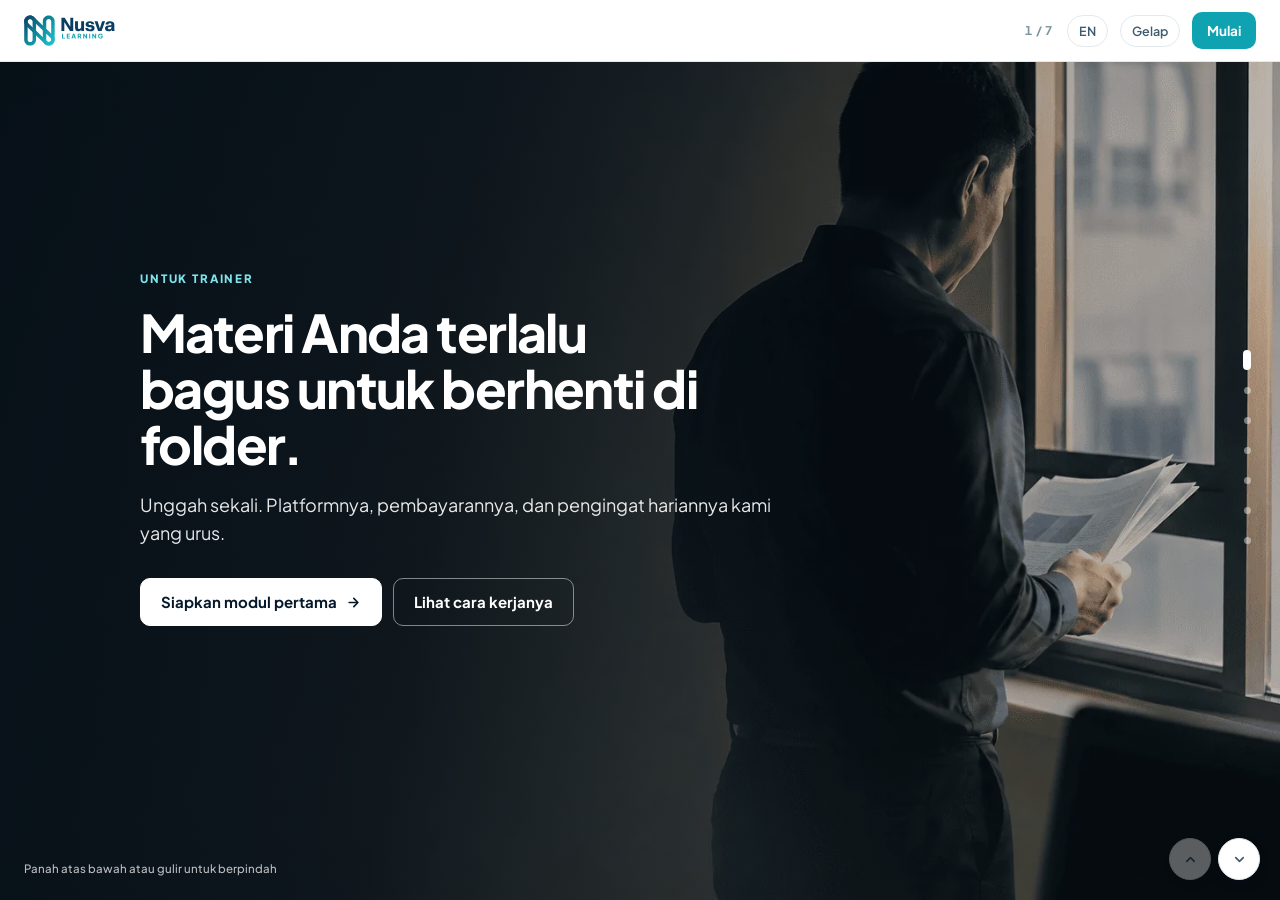
<file: trainer.html>
<!doctype html>
<html lang="id" data-product="learning" data-theme="light">
<head>
<meta charset="utf-8">
<meta name="viewport" content="width=device-width,initial-scale=1,viewport-fit=cover">
<link rel="icon" href="assets/logo-mark.svg" type="image/svg+xml">
<link rel="icon" href="assets/logo-mark-dark.svg" type="image/svg+xml" media="(prefers-color-scheme: dark)">
<link rel="icon" href="assets/favicon-32.png" sizes="32x32">
<link rel="apple-touch-icon" href="assets/apple-touch-icon.png">
<title>Nusva Learning · Jadi Trainer</title>
<style>

@font-face{font-family:'Plus Jakarta Sans';font-style:normal;font-weight:200 800;font-display:swap;src:url('assets/fonts/PlusJakartaSans-var.woff2') format('woff2');}
:root{
  --samudra-500:#0A3D62;--samudra-900:#05192B;--laguna-500:#0FA3B1;--kristal-500:#1ECAD3;
  --bg:#FFFFFF;--surface:#FFFFFF;--surface-2:#F7F9FA;--surface-3:#EEF3F5;
  --border:#E2EAEE;--border-strong:#CFDCE2;--ink:#0A3D62;--ink-2:#3E5A6E;--ink-3:#7C93A1;
  --focus:#14A7B0;--accent:#0FA3B1;
  --success:#1E9E6A;--success-tint:#E7F6EF;--success-deep:#15784F;
  --warning:#D9920E;--warning-tint:#FDF3E0;--warning-deep:#A8680C;
  --danger:#C8382F;--danger-tint:#FBECEA;--danger-deep:#A93A2D;
  --info:#1E6FA8;--info-tint:#E8F2F9;--info-deep:#14547E;
}
html[data-theme="dark"]{
  --bg:#071018;--surface:#0D1B26;--surface-2:#122430;--surface-3:#17303E;
  --border:#1D3C4C;--border-strong:#275063;--ink:#FFFFFF;--ink-2:#D6E4EC;--ink-3:#A3BBC7;
  --success-tint:#0D2A1E;--warning-tint:#2A1F09;--danger-tint:#2A1210;--info-tint:#0C2436;
  --success-deep:#63D3A2;--warning-deep:#F0BC5E;--danger-deep:#F0928A;--info-deep:#7FC0EC;
}
html[data-product="learning"]{
  --w-heading:650;--w-subhead:600;--w-body-strong:600;--w-caption:500;--ls-heading:-.015em;
  --fs-ui:15px;--lh-ui:1.6;--r-control:10px;--r-field:12px;--r-card:18px;--r-panel:24px;
  --hit-min:44px;--hit-compact:36px;--spring:cubic-bezier(.30,1.08,.35,1);
  --grad-pasang:linear-gradient(135deg,#0B6B77 0%,#0FA3B1 55%,#1ECAD3 100%);
  --nav:62px;
}
*{box-sizing:border-box}
html,body{margin:0;padding:0;height:100%}
body{background:var(--bg);color:var(--ink);font-family:'Plus Jakarta Sans',system-ui,sans-serif;
  font-size:var(--fs-ui);line-height:var(--lh-ui);-webkit-font-smoothing:antialiased;overflow:hidden}
:focus-visible{outline:2px solid var(--focus);outline-offset:3px;border-radius:8px}
button,input,select{font:inherit;color:inherit}
button{cursor:pointer}
.num{font-variant-numeric:tabular-nums}

/* ---------- nav tetap ---------- */
.nav{position:fixed;inset:0 0 auto 0;z-index:40;height:var(--nav);display:flex;align-items:center;gap:12px;
  padding:0 24px;background:var(--surface);border-bottom:1px solid var(--border)}
@media (max-width:560px){ .nav{padding:0 16px} }
.lockup{display:flex;align-items:center;flex:none}
.lockup img{height:31px;width:92px;display:block}
.lockup .w{display:none}
html[data-theme="dark"] .lockup .c{display:none}
html[data-theme="dark"] .lockup .w{display:block}
.nav .sp{flex:1}
.chip{min-height:32px;padding:5px 11px;border-radius:999px;border:1px solid var(--border);
  background:transparent;color:var(--ink-2);font-size:12.5px;font-weight:var(--w-body-strong)}
.count{font-size:12px;color:var(--ink-3);font-weight:700;letter-spacing:.06em;margin-right:2px}
@media (max-width:460px){ .count{display:none} }

/* ---------- deck ---------- */
.deck{height:100dvh;overflow-y:auto;scroll-snap-type:y mandatory;scroll-behavior:smooth;
  scrollbar-width:none;overscroll-behavior-y:contain}
.deck::-webkit-scrollbar{display:none}
.pg{min-height:100dvh;scroll-snap-align:start;scroll-snap-stop:always;display:flex;align-items:center;
  padding:calc(var(--nav) + 26px) 24px 92px}
@media (max-width:560px){ .pg{padding:calc(var(--nav) + 18px) 18px 112px} }
/* di layar sempit atau pendek, isi yang lebih tinggi dari layar harus bisa digulir bebas:
   snap dilonggarkan supaya tidak berkelahi dengan jari pengguna */
@media (max-width:880px),(max-height:620px){
  .deck{scroll-snap-type:y proximity}
  .pg{scroll-snap-stop:normal;align-items:flex-start}
}
.in{width:100%;max-width:1000px;margin:0 auto}
.pg.tint{background:var(--surface-2)}
.pg.grad{background:var(--grad-pasang);color:#fff}
.pg.foto{color:#fff;position:relative;isolation:isolate;overflow:hidden}
.pg.foto img.bg{position:absolute;inset:0;width:100%;height:100%;object-fit:cover;object-position:72% 50%;z-index:-2}
.pg.foto::after{content:"";position:absolute;inset:0;z-index:-1;
  background:linear-gradient(100deg,rgba(4,14,22,.95) 0%,rgba(4,14,22,.84) 36%,rgba(4,14,22,.36) 68%,rgba(4,14,22,.22) 100%)}
.pg.foto .eyebrow{color:#7FE3EA}
.pg.foto h1,.pg.foto h2{color:#fff}
.pg.foto .sub{color:rgba(255,255,255,.9)}
.pg.foto .cap{color:rgba(255,255,255,.74)}
.pg.foto .btn-secondary{background:#fff;border-color:#fff;color:var(--samudra-900)}
.pg.foto .btn-quiet{border-color:rgba(255,255,255,.48);color:#fff}
@media (max-width:700px){ .pg.foto img.bg{object-position:66% 50%}
  .pg.foto::after{background:linear-gradient(180deg,rgba(4,14,22,.92) 0%,rgba(4,14,22,.74) 55%,rgba(4,14,22,.9) 100%)} }

/* ---------- tipografi ---------- */
.eyebrow{font-size:11.5px;font-weight:800;letter-spacing:.16em;text-transform:uppercase;color:var(--accent);display:block}
.pg.grad .eyebrow{color:rgba(255,255,255,.82)}
h1{font-size:clamp(32px,5.4vw,52px);font-weight:750;letter-spacing:-.03em;line-height:1.08;margin:16px 0 0;max-width:16ch}
h2{font-size:clamp(27px,4.2vw,42px);font-weight:700;letter-spacing:-.028em;line-height:1.13;margin:16px 0 0;max-width:19ch}
.sub{font-size:clamp(15.5px,1.6vw,18px);color:var(--ink-2);line-height:1.6;margin:18px 0 0;max-width:50ch}
.pg.grad .sub{color:rgba(255,255,255,.92)}
h3{font-size:15.5px;font-weight:var(--w-subhead);margin:0}
.cap{font-size:12.5px;color:var(--ink-3);font-weight:var(--w-caption);line-height:1.5}

/* ---------- tombol ---------- */
.btn{min-height:var(--hit-min);border-radius:var(--r-control);border:1px solid transparent;font-weight:700;font-size:15px;
  padding:11px 20px;display:inline-flex;align-items:center;justify-content:center;gap:9px;text-decoration:none;
  transition:transform .18s var(--spring),filter .18s ease}
.btn:active{transform:scale(.985)}
.btn-primary{background:var(--accent);color:#fff}
.btn-secondary{background:var(--surface);border-color:var(--border-strong);color:var(--ink)}
.btn-quiet{background:transparent;border-color:var(--border);color:var(--ink-2)}
.btn.sm{min-height:var(--hit-compact);font-size:13.5px;padding:7px 14px}
.btn svg{width:15px;height:15px;flex:none}
.pg.grad .btn-secondary{background:#fff;border-color:#fff;color:var(--samudra-900)}
.pg.grad .btn-quiet{border-color:rgba(255,255,255,.45);color:#fff}
.cta{display:flex;gap:11px;flex-wrap:wrap;margin-top:30px}

/* ---------- kolom ---------- */
.two{display:grid;grid-template-columns:1.02fr .98fr;gap:44px;align-items:center}
@media (max-width:880px){ .two{grid-template-columns:1fr;gap:28px} }
.duo{display:grid;grid-template-columns:1fr 1fr;gap:14px;margin-top:30px}
@media (max-width:700px){ .duo{grid-template-columns:1fr;gap:10px} }
.box{background:var(--surface);border:1px solid var(--border);border-radius:var(--r-card);padding:19px 20px 20px}
.box.dim{background:transparent;border-style:dashed}
.li{display:flex;gap:10px;align-items:flex-start;padding:7px 0;font-size:14px;color:var(--ink-2);line-height:1.45}
.li svg{width:15px;height:15px;flex:none;margin-top:3px;color:var(--accent)}
.box h3{margin-bottom:9px}

/* langkah */
.steps{display:grid;grid-template-columns:repeat(4,1fr);gap:12px;margin-top:32px}
@media (max-width:880px){ .steps{grid-template-columns:repeat(2,1fr)} }
@media (max-width:460px){ .steps{grid-template-columns:1fr;gap:9px} }
.step{background:var(--surface);border:1px solid var(--border);border-radius:var(--r-card);padding:16px 16px 17px}
.step .n{width:25px;height:25px;border-radius:8px;background:var(--accent);color:#fff;display:grid;place-items:center;
  font-size:12.5px;font-weight:800;margin-bottom:10px}
.step p{font-size:13px;color:var(--ink-2);margin:6px 0 0;line-height:1.45}

/* angka besar */
.big{font-size:clamp(76px,13vw,150px);font-weight:800;letter-spacing:-.05em;line-height:.9;display:block}
.facts{display:grid;grid-template-columns:repeat(3,1fr);gap:12px;margin-top:34px}
@media (max-width:700px){ .facts{grid-template-columns:1fr;gap:9px} }
.fact{border:1px solid rgba(255,255,255,.28);border-radius:14px;padding:14px 15px}
.fact b{display:block;font-size:14.5px;font-weight:700}
.fact span{display:block;font-size:12.5px;color:rgba(255,255,255,.86);margin-top:3px;line-height:1.45}

/* kalkulator */
.calc{display:grid;grid-template-columns:.92fr 1.08fr;gap:16px;margin-top:28px;align-items:start}
@media (max-width:880px){ .calc{grid-template-columns:1fr} }
label{display:block;font-size:12.5px;font-weight:var(--w-body-strong);color:var(--ink-2);margin-bottom:5px}
.fld{margin-bottom:13px}.fld:last-child{margin-bottom:0}
input[type=text],select{width:100%;min-height:42px;border-radius:var(--r-field);border:1px solid var(--border-strong);
  background:var(--surface);padding:9px 12px;font-size:15px}
input[type=range]{width:100%;accent-color:var(--accent);min-height:24px}
.rr{display:flex;justify-content:space-between;font-size:12px;color:var(--ink-3);margin-top:1px}
.rr b{color:var(--ink);font-weight:700;font-size:14px}
.out{background:var(--surface);border:1px solid var(--border);border-radius:var(--r-card);padding:17px 19px 18px}
.orow{display:flex;gap:12px;align-items:baseline;padding:7px 0;border-bottom:1px dashed var(--border)}
.orow:last-of-type{border-bottom:0}
.orow .k{flex:1;font-size:13.5px;color:var(--ink-2)}
.orow .v{font-size:14.5px;font-weight:var(--w-body-strong);text-align:right;white-space:nowrap}
.orow.neg .v{color:var(--danger-deep)}
.orow.tot{border-top:1px solid var(--border-strong);border-bottom:0;margin-top:5px;padding-top:11px}
.orow.tot .k{font-weight:var(--w-body-strong);color:var(--ink)}
.orow.tot .v{font-size:23px;font-weight:800;letter-spacing:-.02em}

.note{display:flex;gap:9px;align-items:flex-start;font-size:12px;line-height:1.5;border-radius:11px;padding:10px 12px;margin-top:14px}
.note svg{width:13px;height:13px;flex:none;margin-top:3px}
.note.warn{background:var(--warning-tint);color:var(--warning-deep)}
.note b{font-weight:700}

/* ---------- kendali halaman ---------- */
.rail{position:fixed;right:20px;top:50%;transform:translateY(-50%);z-index:35;display:flex;flex-direction:column;gap:4px}
@media (max-width:900px){ .rail{display:none} }
.rail button{width:26px;height:26px;border:0;background:transparent;padding:0;display:grid;place-items:center;border-radius:50%}
.rail i{display:block;width:7px;height:7px;border-radius:50%;background:var(--border-strong);transition:all .2s ease}
.rail button[aria-current="true"] i{background:var(--accent);width:8px;height:20px;border-radius:5px}
.rail button:hover i{background:var(--ink-3)}
/* panel bergradient: kendali ikut menyesuaikan supaya tetap terbaca */
body.on-grad .rail i{background:rgba(255,255,255,.42)}
body.on-grad .rail button[aria-current="true"] i{background:#fff}
body.on-grad .rail button:hover i{background:rgba(255,255,255,.75)}
body.on-grad .hintkey{color:rgba(255,255,255,.72)}

.pager{position:fixed;right:20px;bottom:20px;z-index:35;display:flex;gap:7px}
@media (max-width:560px){ .pager{right:12px;bottom:12px;gap:6px}
  .pager button{width:38px;height:38px} }
.pager button{width:42px;height:42px;border-radius:50%;border:1px solid var(--border);background:var(--surface);
  color:var(--ink-2);display:grid;place-items:center;box-shadow:0 6px 18px -10px rgba(5,25,43,.4)}
.pager button:disabled{opacity:.34;cursor:default}
.pager svg{width:15px;height:15px}
.hintkey{position:fixed;left:24px;bottom:22px;z-index:35;font-size:11.5px;color:var(--ink-3);font-weight:var(--w-caption)}
@media (max-width:900px){ .hintkey{display:none} }

/* ---------- dialog tanya jawab ---------- */
dialog{border:0;border-radius:var(--r-panel);padding:0;max-width:660px;width:calc(100% - 32px);
  background:var(--surface);color:var(--ink);box-shadow:0 30px 70px -30px rgba(5,25,43,.5)}
dialog::backdrop{background:rgba(5,25,43,.5)}
.dhd{display:flex;gap:12px;align-items:center;padding:18px 22px;border-bottom:1px solid var(--border)}
.dhd h3{flex:1;font-size:18px;font-weight:var(--w-heading)}
.dbd{padding:6px 22px 20px;max-height:64vh;overflow:auto}
details{border-bottom:1px solid var(--border)}
details:last-child{border-bottom:0}
summary{list-style:none;cursor:pointer;padding:15px 34px 15px 0;position:relative;font-size:15px;font-weight:var(--w-subhead);line-height:1.4}
summary::-webkit-details-marker{display:none}
summary::after{content:"";position:absolute;right:6px;top:21px;width:8px;height:8px;border-right:2px solid var(--ink-3);
  border-bottom:2px solid var(--ink-3);transform:rotate(45deg);transition:transform .2s ease}
details[open] summary::after{transform:rotate(-135deg)}
details .ans{padding:0 0 15px;font-size:14px;color:var(--ink-2);line-height:1.6}
.x{width:32px;height:32px;border-radius:9px;border:1px solid var(--border);background:var(--surface-2);color:var(--ink-2);
  display:grid;place-items:center;padding:0;font-size:17px;line-height:1}

.legal{font-size:11.5px;color:var(--ink-3);line-height:1.55;margin-top:26px;max-width:78ch}
@media (prefers-reduced-motion:reduce){ .deck{scroll-behavior:auto} *{animation:none!important;transition:none!important} }
</style>
</head>
<body>


<header class="nav">
  <a class="lockup" href="index.html" aria-label="Nusva Learning">
    <img class="c" src="assets/logo-color.svg" alt="Nusva Learning">
    <img class="w" src="assets/logo-white.svg" alt="Nusva Learning">
  </a>
  <span class="sp"></span>
  <span class="count num" id="count">1 / 7</span>
  <button class="chip" data-aksi="bahasa" onclick="toggleLang(this)" aria-pressed="false">EN</button>
  <button class="chip" data-aksi="tema" onclick="toggleTheme(this)" aria-pressed="false">Gelap</button>
  <a class="btn btn-primary sm" href="masuk.html?peran=trainer&amp;next=trainer/modul.html" data-en="Start">Mulai</a>
</header>

<main class="deck" id="deck" tabindex="-1">

<!-- 1 -->
<section class="pg foto" id="p1" data-nm="Pembuka" data-nm-en="Opening">
  <img class="bg" src="assets/foto/hero-trainer.webp" width="1536" height="1024" fetchpriority="high"
       alt="Seorang trainer meninjau materi ajarnya di dekat jendela">
  <div class="in">
    <span class="eyebrow" data-en="For trainers">Untuk trainer</span>
    <h1 data-en="Your material is too good to sit in a folder.">Materi Anda terlalu bagus untuk berhenti di folder.</h1>
    <p class="sub" data-en="Upload it once. The platform, the payment, and the daily reminders are ours to handle.">Unggah sekali. Platformnya, pembayarannya, dan pengingat hariannya kami yang urus.</p>
    <div class="cta">
      <a class="btn btn-secondary" href="masuk.html?peran=trainer&amp;next=trainer/modul.html">
        <span data-en="Prepare your first module">Siapkan modul pertama</span>
        <svg viewBox="0 0 24 24" fill="none" stroke="currentColor" stroke-width="2.6" stroke-linecap="round" stroke-linejoin="round"><path d="M5 12h13"/><path d="M12.5 5.5L19 12l-6.5 6.5"/></svg>
      </a>
      <button class="btn btn-quiet" onclick="ke(2)" data-en="See how it works">Lihat cara kerjanya</button>
    </div>
  </div>
</section>

<!-- 2 -->
<section class="pg tint" id="p2" data-nm="Pembagian kerja" data-nm-en="The split">
  <div class="in">
    <span class="eyebrow" data-en="The split">Pembagian kerja</span>
    <h2 data-en="The hard part was never the material.">Yang berat tidak pernah materinya.</h2>
    <p class="sub" data-en="What usually stops people is the platform work: hosting it, taking the payment, and bringing learners back the next morning. That part is ours.">Yang biasanya menghentikan orang adalah urusan platformnya: menampungnya, menagih pembayarannya, dan membawa peserta kembali besok pagi. Bagian itu kami yang urus.</p>
    <div class="duo">
      <div class="box dim">
        <h3 data-en="You bring">Anda bawa</h3>
        <p class="li"><svg viewBox="0 0 24 24" fill="none" stroke="currentColor" stroke-width="3" stroke-linecap="round" stroke-linejoin="round"><path d="M20 6L9 17l-5-5"/></svg><span data-en="The material you already teach">Materi yang sudah Anda ajarkan</span></p>
        <p class="li"><svg viewBox="0 0 24 24" fill="none" stroke="currentColor" stroke-width="3" stroke-linecap="round" stroke-linejoin="round"><path d="M20 6L9 17l-5-5"/></svg><span data-en="The work template you hand people, and what good looks like">Template kerja yang Anda berikan, dan seperti apa hasil yang baik</span></p>
        <p class="li"><svg viewBox="0 0 24 24" fill="none" stroke="currentColor" stroke-width="3" stroke-linecap="round" stroke-linejoin="round"><path d="M20 6L9 17l-5-5"/></svg><span data-en="Two or three questions per part">Dua sampai tiga soal per bagian</span></p>
      </div>
      <div class="box">
        <h3 data-en="We handle">Kami urus</h3>
        <p class="li"><svg viewBox="0 0 24 24" fill="none" stroke="currentColor" stroke-width="3" stroke-linecap="round" stroke-linejoin="round"><path d="M20 6L9 17l-5-5"/></svg><span data-en="Marking every submission, with a specific reason">Memeriksa tiap karya, dengan alasan spesifik</span></p>
        <p class="li"><svg viewBox="0 0 24 24" fill="none" stroke="currentColor" stroke-width="3" stroke-linecap="round" stroke-linejoin="round"><path d="M20 6L9 17l-5-5"/></svg><span data-en="Bringing them back tomorrow morning, and again after that">Membawa mereka kembali besok pagi, lalu lagi sesudahnya</span></p>
        <p class="li"><svg viewBox="0 0 24 24" fill="none" stroke="currentColor" stroke-width="3" stroke-linecap="round" stroke-linejoin="round"><path d="M20 6L9 17l-5-5"/></svg><span data-en="Payments, escrow, and the tax withholding">Pembayaran, escrow, dan pemotongan pajaknya</span></p>
      </div>
    </div>
  </div>
</section>

<!-- 3 -->
<section class="pg" id="p3" data-nm="Empat langkah" data-nm-en="Four steps">
  <div class="in">
    <span class="eyebrow" data-en="How it works">Cara kerjanya</span>
    <h2 data-en="Four steps, and sign in is not one of them.">Empat langkah, dan sign in tidak dihitung.</h2>
    <div class="steps">
      <div class="step"><div class="n">1</div><h3 data-en="Skill type">Jenis keterampilan</h3><p data-en="Right or wrong, or how it was handled.">Tepat atau keliru, atau caranya menangani.</p></div>
      <div class="step"><div class="n">2</div><h3 data-en="Standard">Standar</h3><p data-en="An SKKNI unit, or your own learning objectives.">Unit SKKNI, atau tujuan pembelajaran Anda sendiri.</p></div>
      <div class="step"><div class="n">3</div><h3 data-en="Module details">Detail modul</h3><p data-en="Up to five parts, each done in one sitting.">Maksimal lima bagian, sekali duduk selesai.</p></div>
      <div class="step"><div class="n">4</div><h3 data-en="Publish gate">Gerbang terbit</h3><p data-en="Every rule says what is still missing.">Tiap aturan menyebut apa yang masih kurang.</p></div>
    </div>
    <div class="cta">
      <a class="btn btn-secondary" href="masuk.html?peran=trainer&amp;next=trainer/modul.html" data-en="Walk through the flow">Coba alurnya</a>
    </div>
  </div>
</section>

<!-- 4 -->
<section class="pg grad" id="p4" data-nm="Bagi hasil" data-nm-en="The split">
  <div class="in">
    <span class="eyebrow" data-en="Revenue share">Bagi hasil</span>
    <span class="big num">50%</span>
    <h2 style="color:#fff" data-en="of every sale is yours.">dari tiap penjualan milik Anda.</h2>
    <div class="facts">
      <div class="fact"><b data-en="You set the price">Harga Anda yang menetapkan</b><span data-en="No floor, no ceiling, no discount without asking you.">Tanpa batas bawah, tanpa batas atas, tanpa diskon tanpa bertanya.</span></div>
      <div class="fact"><b data-en="Released every 14 days">Cair tiap 14 hari</b><span data-en="Escrow buffers refunds, then the money is released.">Escrow menyangga refund, lalu uangnya dirilis.</span></div>
      <div class="fact"><b data-en="Tax slip attached">Bukti potong terlampir</b><span data-en="We withhold PPh 23, remit it, and issue the slip.">Kami memotong PPh 23, menyetorkan, dan menerbitkan buktinya.</span></div>
    </div>
    <div class="cta"><button class="btn btn-secondary" onclick="ke(5)" data-en="Work out your own number">Hitung angka Anda sendiri</button></div>
  </div>
</section>

<!-- 5 -->
<section class="pg tint" id="p5" data-nm="Kalkulator" data-nm-en="Calculator">
  <div class="in">
    <span class="eyebrow" data-en="The money, out loud">Uangnya, terbuka</span>
    <h2 data-en="What actually lands in your account.">Yang benar-benar masuk ke rekening.</h2>
    <div class="calc">
      <div class="box">
        <div class="fld">
          <label for="cHarga" data-en="Price per training">Harga per training</label>
          <input type="text" id="cHarga" inputmode="numeric" autocomplete="off" value="50.000" oninput="ubahHarga(this)">
        </div>
        <div class="fld">
          <label for="cJual" data-en="Sales per month (your assumption)">Penjualan per bulan (asumsi Anda)</label>
          <input type="range" id="cJual" min="1" max="300" value="60" oninput="hitung()">
          <span class="rr"><span>1</span><b id="lblJual" class="num">60</b><span>300</span></span>
        </div>
        <div class="fld">
          <label for="cModul" data-en="Published trainings">Training terbit</label>
          <input type="range" id="cModul" min="1" max="12" value="4" oninput="hitung()">
          <span class="rr"><span>1</span><b id="lblModul" class="num">4</b><span>12</span></span>
        </div>
        <div class="fld">
          <label for="cPajak" data-en="Your tax status">Status pajak Anda</label>
          <select id="cPajak" onchange="hitung()">
            <option value="nppn" data-en="NPWP + NPPN certificate (6% effective)">NPWP dan surat NPPN (efektif 6%)</option>
            <option value="npwp" data-en="NPWP only (15% of gross)">NPWP saja (15% dari bruto)</option>
            <option value="tanpa" data-en="No NPWP (30%)">Tanpa NPWP (30%)</option>
          </select>
        </div>
      </div>
      <div class="out">
        <div class="orow"><span class="k" data-en="Gross sales per month">Penjualan bruto per bulan</span><span class="v num" id="oBruto"></span></div>
        <div class="orow neg"><span class="k" data-en="Nusva platform fee (50%)">Bagian platform Nusva (50%)</span><span class="v num" id="oFee"></span></div>
        <div class="orow"><span class="k" data-en="Your share (50%)">Bagian Anda (50%)</span><span class="v num" id="oBagian"></span></div>
        <div class="orow neg"><span class="k" id="kPajak"></span><span class="v num" id="oPajak"></span></div>
        <div class="orow tot"><span class="k" data-en="Lands in your account monthly">Masuk rekening tiap bulan</span><span class="v num" id="oNet"></span></div>
        <div class="orow"><span class="k" data-en="Over twelve months">Dalam dua belas bulan</span><span class="v num" id="oTahun"></span></div>
        <div class="note warn">
          <svg viewBox="0 0 24 24" fill="none" stroke="currentColor" stroke-width="2.5" stroke-linecap="round"><circle cx="12" cy="12" r="9"/><path d="M12 7.5v5.2"/><path d="M12 16.4v.2"/></svg>
          <span data-en="<b>Arithmetic, not a promise.</b> The sales figure is the one you typed. Nusva does not promise traffic and does not guarantee sales."><b>Aritmetika, bukan janji.</b> Angka penjualannya adalah angka yang Anda ketik. Nusva tidak menjanjikan trafik dan tidak menjamin penjualan.</span>
        </div>
      </div>
    </div>
  </div>
</section>

<!-- 6 -->
<section class="pg" id="p6" data-nm="Sengaja tidak ada" data-nm-en="Absent on purpose">
  <div class="in">
    <span class="eyebrow" data-en="Absent on purpose">Sengaja tidak ada</span>
    <h2 data-en="Four things we will not build.">Empat hal yang tidak akan kami bangun.</h2>
    <div class="duo">
      <div class="box"><h3 data-en="No trainer rankings">Tanpa peringkat trainer</h3>
        <p class="cap" style="margin-top:7px" data-en="The only comparison we show is you against you last month.">Pembanding satu-satunya yang kami tampilkan adalah Anda terhadap Anda bulan lalu.</p></div>
      <div class="box"><h3 data-en="No exclusivity trap">Tanpa jebakan eksklusivitas</h3>
        <p class="cap" style="margin-top:7px" data-en="Your material stays yours. Teach it anywhere else, and withdraw it whenever you like.">Materi tetap milik Anda. Ajarkan di mana pun, dan tarik kapan pun.</p></div>
      <div class="box"><h3 data-en="No surprise discounting">Tanpa diskon dadakan</h3>
        <p class="cap" style="margin-top:7px" data-en="No countdown timers, and no price war you did not enter.">Tanpa hitung mundur, dan tanpa perang harga yang tidak Anda ikuti.</p></div>
      <div class="box"><h3 data-en="No learner surveillance">Tanpa mengintai peserta</h3>
        <p class="cap" style="margin-top:7px" data-en="Aggregates only. Never a name, an employer, a raw answer, or an attempt count.">Agregat saja. Tidak pernah nama, perusahaan, jawaban mentah, atau jumlah percobaan.</p></div>
    </div>
  </div>
</section>

<!-- 7 -->
<section class="pg" id="p7" data-nm="Mulai" data-nm-en="Start">
  <div class="in">
    <span class="eyebrow" data-en="Start here">Mulai dari sini</span>
    <h2 data-en="One module is enough to find out.">Satu modul sudah cukup untuk tahu.</h2>
    <p class="sub" data-en="Publishing costs nothing, and nothing is locked.">Menerbitkan tidak dipungut biaya, dan tidak ada yang terkunci.</p>
    <div class="cta">
      <a class="btn btn-primary" href="masuk.html?peran=trainer&amp;next=trainer/modul.html" data-en="Prepare your first module">Siapkan modul pertama</a>
      <a class="btn btn-quiet" href="masuk.html?peran=trainer&amp;next=trainer/dashboard.html" data-en="See the dashboard">Lihat dashboard</a>
      <button class="btn btn-quiet" onclick="bukaFaq()" data-en="Still have questions?">Masih ada pertanyaan?</button>
    </div>
    <p class="legal" data-en="Nusva Learning is an online training provider open to technical and hard skill, soft skill, digital, language, and general modules. Nusva does not provide assessment services, assessors, competency testing, or competency certification, all of which belong to BNSP licensed LSPs. PT Nusva Digital Talenta.">Nusva Learning adalah penyedia pelatihan online yang terbuka untuk modul technical/hard skill, soft skill, digital, bahasa, dan bidang umum. Nusva tidak menyediakan jasa asesmen, jasa asesor, uji kompetensi, maupun sertifikasi kompetensi, yang seluruhnya wilayah LSP berlisensi BNSP. PT Nusva Digital Talenta.</p>
  </div>
</section>

</main>

<nav class="rail" id="rail" aria-label="Pindah halaman"></nav>

<div class="pager">
  <button id="prev" onclick="ke(now-1)" aria-label="Halaman sebelumnya">
    <svg viewBox="0 0 24 24" fill="none" stroke="currentColor" stroke-width="2.6" stroke-linecap="round" stroke-linejoin="round"><path d="M18 15l-6-6-6 6"/></svg></button>
  <button id="next" onclick="ke(now+1)" aria-label="Halaman berikutnya">
    <svg viewBox="0 0 24 24" fill="none" stroke="currentColor" stroke-width="2.6" stroke-linecap="round" stroke-linejoin="round"><path d="M6 9l6 6 6-6"/></svg></button>
</div>
<span class="hintkey" id="hintkey" data-en="Arrow keys or scroll to move">Panah atas bawah atau gulir untuk berpindah</span>

<dialog id="faq" aria-labelledby="faqTtl">
  <div class="dhd">
    <h3 id="faqTtl" data-en="Questions people actually ask">Yang biasanya ditanyakan</h3>
    <button class="x" onclick="document.getElementById('faq').close()" aria-label="Tutup">&times;</button>
  </div>
  <div class="dbd">
    <details open><summary data-en="Do I need to be a certified assessor?">Apakah saya harus asesor bersertifikat?</summary>
      <div class="ans" data-en="No, and you will not be assessing anyone either. You teach, you hand over the work template, and you state the learning objectives. Participants do the exercises on their own machines and nothing is submitted back. Competency assessment, assessors, and competency certificates belong to BNSP licensed LSPs.">Tidak, dan Anda juga tidak akan menilai siapa pun. Anda mengajar, menyerahkan template kerjanya, dan menyatakan tujuan pembelajarannya. Peserta mengerjakan latihannya di komputer masing-masing dan tidak ada yang dikumpulkan kembali. Asesmen kompetensi, asesor, dan sertifikat kompetensi adalah wilayah LSP berlisensi BNSP.</div></details>
    <details><summary data-en="Who owns my material?">Siapa pemilik materi saya?</summary>
      <div class="ans" data-en="You do. Nusva holds a non exclusive licence to run it while the module is live. You can teach the same content anywhere else and withdraw the module whenever you like. Learners who already paid keep access until they finish.">Anda. Nusva memegang lisensi non-eksklusif untuk menayangkannya selama modul terbit. Anda tetap boleh mengajarkan isi yang sama di mana pun dan menarik modulnya kapan saja. Peserta yang sudah membayar tetap bisa mengaksesnya sampai selesai.</div></details>
    <details><summary data-en="When exactly do I get paid?">Kapan tepatnya saya dibayar?</summary>
      <div class="ans" data-en="Each sale sits in escrow for 14 days as a buffer against refunds, then joins the next release with PPh 23 withheld and the slip attached. Changing your bank account holds payouts for 24 hours and asks you to verify again.">Tiap penjualan duduk di escrow 14 hari sebagai penyangga refund, lalu ikut rilis berikutnya dengan PPh 23 sudah dipotong dan bukti potongnya terlampir. Mengubah rekening menahan pencairan 24 jam dan meminta verifikasi ulang.</div></details>
    <details><summary data-en="How much work is a module, honestly?">Sejujurnya, seberapa berat menyiapkan satu modul?</summary>
      <div class="ans" data-en="If the material exists, the flow is built to finish in one sitting. What takes real thought is the quiz questions and the learning objectives, because those are what the learner actually meets, and that is the part only you can do.">Kalau materinya sudah ada, alurnya dirancang selesai sekali duduk. Yang butuh pikiran sungguhan adalah soal quiz dan tujuan pembelajarannya, karena itulah yang benar-benar ditemui peserta, dan justru itu bagian yang cuma bisa Anda kerjakan.</div></details>
    <details><summary data-en="Can I teach soft skills instead of SKKNI?">Bisakah saya mengajar soft skill, bukan SKKNI?</summary>
      <div class="ans" data-en="Yes, with no SKKNI obligation. You tag the skill and write what it looks like when someone handles it well, and those observable statements become the learning objectives on the module page and on the certificate. SKKNI is our differentiator on curated tracks, not a fence around the platform.">Bisa, tanpa kewajiban SKKNI. Anda menandai skill-nya dan menulis seperti apa kelihatannya kalau seseorang menanganinya dengan baik, dan pernyataan teramati itu jadi tujuan pembelajaran di halaman modul dan di sertifikatnya. SKKNI adalah pembeda kami di track kurasi, bukan pagar platform.</div></details>
    <details><summary data-en="What if someone copies my module?">Bagaimana kalau modul saya ditiru?</summary>
      <div class="ans" data-en="Copying slides is easy and always will be. What is hard to copy is a work template people actually use on the job, question sets that catch the mistakes you have watched people make for years, and the daily recall loop built on top. A copied module also has to pass the same instructional review as yours.">Menyalin slide itu mudah dan akan selalu mudah. Yang sulit disalin adalah template kerja yang benar-benar dipakai orang di pekerjaannya, kumpulan soal yang menangkap kekeliruan yang bertahun-tahun Anda saksikan sendiri, dan putaran pengingat harian di atasnya. Modul jiplakan juga harus melewati review instruksional yang sama dengan modul Anda.</div></details>
  </div>
</dialog>

<script>
const $=id=>document.getElementById(id);
let lang='id', now=1;
const TOTAL=7;
const nf=n=>new Intl.NumberFormat('id-ID').format(Math.round(n));
const rp=n=>'Rp'+nf(n);
const T=(id,en)=>lang==='en'?en:id;
const TARIF={nppn:0.06,npwp:0.15,tanpa:0.30};
const deck=$('deck');
const pages=[...document.querySelectorAll('.pg')];

/* ---------- navigasi halaman ---------- */
function ke(n){
  n=Math.min(TOTAL,Math.max(1,n));
  const el=$('p'+n); if(!el) return;
  deck.scrollTo({top:el.offsetTop,behavior:matchMedia('(prefers-reduced-motion:reduce)').matches?'auto':'smooth'});
}
function gambarRail(){
  const r=$('rail'); r.innerHTML='';
  pages.forEach((p,i)=>{
    const b=document.createElement('button');
    const nm=lang==='en'?p.dataset.nmEn:p.dataset.nm;
    b.setAttribute('aria-label',(lang==='en'?'Go to ':'Ke ')+nm);
    b.setAttribute('aria-current',String(i+1===now));
    b.title=nm; b.innerHTML='<i></i>';
    b.onclick=()=>ke(i+1);
    r.appendChild(b);
  });
}
function tandai(n){
  now=n;
  const pg = pages[n-1];
  document.body.classList.toggle('on-grad', Boolean(pg && (pg.classList.contains('grad') || pg.classList.contains('foto'))));
  $('count').textContent=n+' / '+TOTAL;
  $('prev').disabled = n<=1; $('next').disabled = n>=TOTAL;
  [...$('rail').children].forEach((b,i)=>b.setAttribute('aria-current',String(i+1===n)));
}
const io=new IntersectionObserver(es=>{
  es.forEach(e=>{ if(e.isIntersecting) tandai(pages.indexOf(e.target)+1); });
},{root:deck,threshold:.55});
pages.forEach(p=>io.observe(p));

addEventListener('keydown',e=>{
  if($('faq').open) return;
  const t=e.target.tagName;
  if(t==='INPUT'||t==='SELECT'||t==='TEXTAREA') return;
  if(e.key==='ArrowDown'||e.key==='PageDown'){ e.preventDefault(); ke(now+1); }
  if(e.key==='ArrowUp'||e.key==='PageUp'){ e.preventDefault(); ke(now-1); }
  if(e.key==='Home'){ e.preventDefault(); ke(1); }
  if(e.key==='End'){ e.preventDefault(); ke(TOTAL); }
});
function bukaFaq(){ $('faq').showModal(); }

/* ---------- kalkulator ---------- */
let hargaVal=50000;
function ubahHarga(el){
  const pos=el.selectionStart, panjang=el.value.length;
  const digit=(el.value.match(/\d/g)||[]).join('');
  hargaVal=Math.min(99999999,+digit||0);
  el.value = digit ? nf(hargaVal) : '';
  const geser=el.value.length-panjang;
  try{ el.setSelectionRange(Math.max(0,pos+geser),Math.max(0,pos+geser)); }catch(e){}
  hitung();
}
function hitung(){
  const jual=+$('cJual').value, modul=+$('cModul').value, sk=$('cPajak').value;
  $('lblJual').textContent=nf(jual); $('lblModul').textContent=nf(modul);
  const bruto=hargaVal*jual*modul, fee=bruto*0.50, bagian=bruto-fee;
  const tarif=TARIF[sk], pajak=bagian*tarif, net=bagian-pajak;
  $('oBruto').textContent=rp(bruto); $('oFee').textContent='-'+rp(fee);
  $('oBagian').textContent=rp(bagian);
  $('kPajak').textContent=T('PPh 23 dipotong ('+String(tarif*100).replace('.',',')+'%)',
                           'PPh 23 withheld ('+String(tarif*100).replace('.',',')+'%)');
  $('oPajak').textContent='-'+rp(pajak);
  $('oNet').textContent=rp(net); $('oTahun').textContent=rp(net*12);
}

/* ---------- lain ---------- */
function toggleLang(btn){
  lang = lang==='id'?'en':'id';
  document.documentElement.lang=lang;
  document.querySelectorAll('[data-en]').forEach(n=>{ const s=n.innerHTML; n.innerHTML=n.dataset.en; n.dataset.en=s; });
  btn.textContent = lang==='en'?'ID':'EN'; btn.setAttribute('aria-pressed',String(lang==='en'));
  gambarRail(); tandai(now); hitung();
}
function toggleTheme(btn){
  const g=document.documentElement.dataset.theme==='dark';
  document.documentElement.dataset.theme = g?'light':'dark';
  btn.textContent = g?'Gelap':'Terang'; btn.setAttribute('aria-pressed',String(!g));
}
gambarRail(); tandai(1); hitung();
</script>
</body>
</html>
</file>
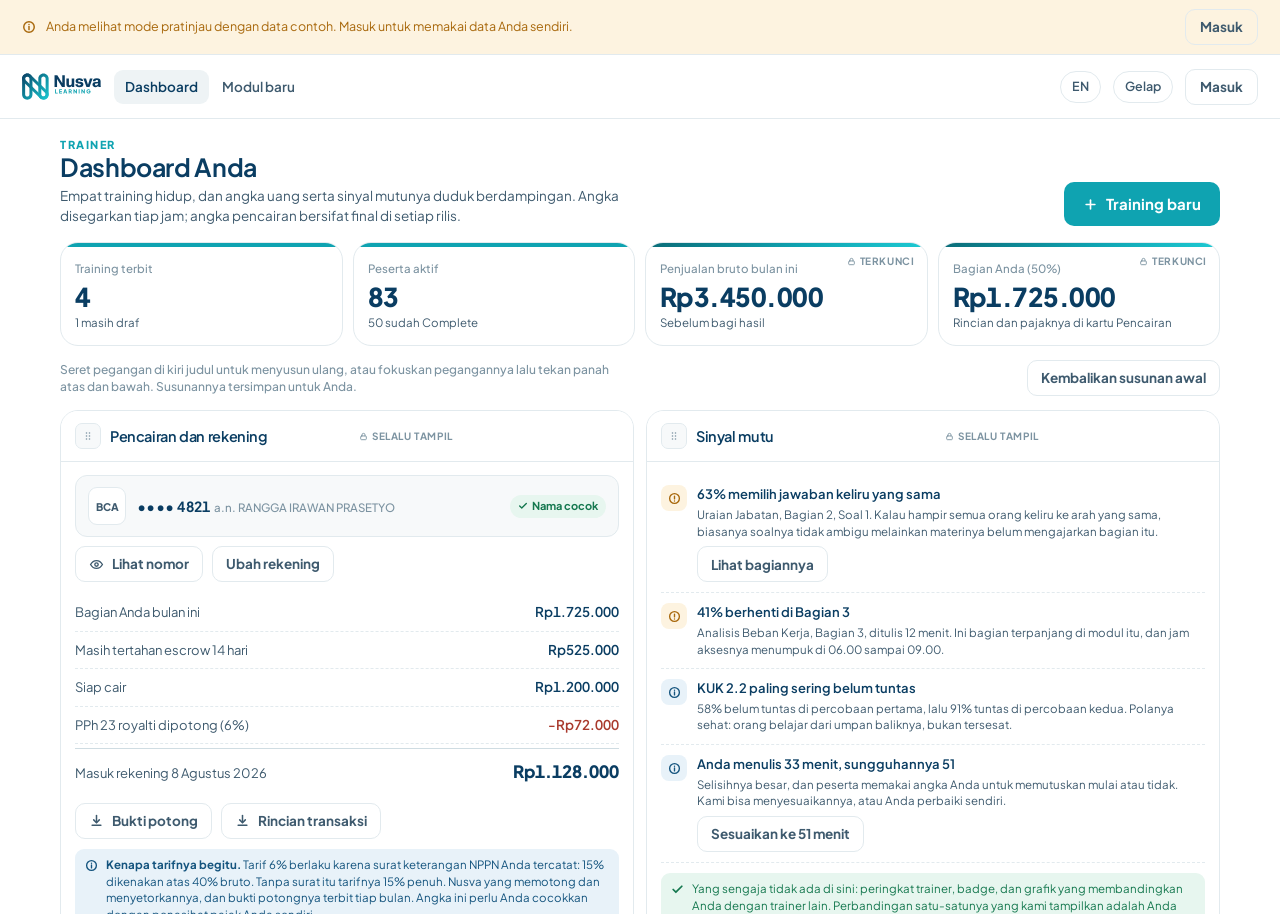
<file: trainer/dashboard.html>
<!doctype html>
<html lang="id" data-product="learning" data-theme="light">
<head>
<meta charset="utf-8">
<meta name="viewport" content="width=device-width,initial-scale=1,viewport-fit=cover">
<link rel="icon" href="../assets/logo-mark.svg" type="image/svg+xml">
<link rel="icon" href="../assets/logo-mark-dark.svg" type="image/svg+xml" media="(prefers-color-scheme: dark)">
<link rel="icon" href="../assets/favicon-32.png" sizes="32x32">
<link rel="apple-touch-icon" href="../assets/apple-touch-icon.png">
<link rel="stylesheet" href="../assets/nusva.css">
<script src="../assets/config.js"></script>
<title>Dashboard · Nusva Learning</title>
<style>

@font-face{font-family:'Plus Jakarta Sans';font-style:normal;font-weight:200 800;font-display:swap;src:url('../assets/fonts/PlusJakartaSans-var.woff2') format('woff2');}
:root{
  --samudra-500:#0A3D62;--samudra-900:#05192B;--laguna-500:#0FA3B1;--kristal-500:#1ECAD3;
  --bg:#FFFFFF;--surface:#FFFFFF;--surface-2:#F7F9FA;--surface-3:#EEF3F5;
  --border:#E2EAEE;--border-strong:#CFDCE2;--ink:#0A3D62;--ink-2:#3E5A6E;--ink-3:#7C93A1;
  --focus:#14A7B0;--accent:#0FA3B1;
  --success:#1E9E6A;--success-tint:#E7F6EF;--success-deep:#15784F;
  --warning:#D9920E;--warning-tint:#FDF3E0;--warning-deep:#A8680C;
  --danger:#C8382F;--danger-tint:#FBECEA;--danger-deep:#A93A2D;
  --info:#1E6FA8;--info-tint:#E8F2F9;--info-deep:#14547E;
}
html[data-theme="dark"]{
  --bg:#071018;--surface:#0D1B26;--surface-2:#122430;--surface-3:#17303E;
  --border:#1D3C4C;--border-strong:#275063;--ink:#FFFFFF;--ink-2:#D6E4EC;--ink-3:#A3BBC7;
  --success-tint:#0D2A1E;--warning-tint:#2A1F09;--danger-tint:#2A1210;--info-tint:#0C2436;
  --success-deep:#63D3A2;--warning-deep:#F0BC5E;--danger-deep:#F0928A;--info-deep:#7FC0EC;
}
html[data-product="learning"]{
  --w-heading:650;--w-subhead:600;--w-body-strong:600;--w-caption:500;--ls-heading:-.015em;
  --fs-ui:15px;--lh-ui:1.5;--r-control:10px;--r-field:12px;--r-card:18px;--r-panel:24px;--r-window:32px;
  --hit-min:44px;--hit-compact:36px;--spring:cubic-bezier(.30,1.08,.35,1);
  --grad-pasang:linear-gradient(135deg,#0B6B77 0%,#0FA3B1 55%,#1ECAD3 100%);
}
*{box-sizing:border-box}
html,body{margin:0;padding:0}
body{min-height:100dvh;display:flex;flex-direction:column;background:var(--surface-2);color:var(--ink);
  font-family:'Plus Jakarta Sans',system-ui,sans-serif;font-size:var(--fs-ui);line-height:var(--lh-ui);
  -webkit-font-smoothing:antialiased}
:focus-visible{outline:2px solid var(--focus);outline-offset:2px;border-radius:6px}
button,input,textarea,select{font:inherit;color:inherit}
button{cursor:pointer}
.num{font-variant-numeric:tabular-nums}

/* chrome pratinjau */
.prev{position:sticky;top:0;z-index:40;display:flex;flex-wrap:wrap;gap:6px;align-items:center;
  padding:8px 12px;background:var(--samudra-900);color:#fff}
.prev b{font-size:11.5px;font-weight:800;letter-spacing:.14em;text-transform:uppercase;color:#6FE3EA;margin-right:4px}
.prev button{min-height:30px;padding:4px 11px;border-radius:999px;border:1px solid rgba(255,255,255,.22);
  background:transparent;color:#fff;font-size:12.5px;font-weight:600}
.prev button[aria-pressed="true"]{background:#fff;color:var(--samudra-900);border-color:#fff}
.prev .sep{flex:1 1 auto}

.stagewrap{flex:1;min-height:0;display:flex;justify-content:center;padding:20px 14px 34px}
.device{width:100%;max-width:1080px;height:860px;max-height:100%;background:var(--bg);border-radius:var(--r-window);
  border:1px solid var(--border);box-shadow:0 24px 60px -28px rgba(5,25,43,.42);overflow:hidden;
  position:relative;display:flex;flex-direction:column}
@media (max-width:640px){ .stagewrap{padding:0} .device{border-radius:0;border:0;height:100dvh} }

/* kepala */
.top{flex:none;display:flex;gap:12px;align-items:center;padding:14px 20px;border-bottom:1px solid var(--border);background:var(--surface)}
.lockup{display:flex;align-items:center;flex:none}
.lockup img{height:27px;width:80px;display:block;flex:none}
.lockup .w{display:none}
html[data-theme="dark"] .lockup .c{display:none}
html[data-theme="dark"] .lockup .w{display:block}
.top .sp{flex:1}

/* avatar */
.whoWrap{display:flex;gap:10px;align-items:center;min-width:0}
.who{font-size:12px;color:var(--ink-3);font-weight:var(--w-caption);text-align:right;line-height:1.3;min-width:0}
.who b{display:block;font-size:13px;color:var(--ink-2);font-weight:var(--w-body-strong);overflow:hidden;text-overflow:ellipsis;white-space:nowrap}
.ava{position:relative;width:40px;height:40px;flex:none}
.ava .ph{width:40px;height:40px;border-radius:50%;overflow:hidden;background:var(--surface-3);border:1px solid var(--border);
  display:grid;place-items:center;font-size:14px;font-weight:800;color:var(--ink-2)}
.ava .ph img{width:100%;height:100%;object-fit:cover;display:block}
.ava .edit{position:absolute;right:-3px;bottom:-3px;width:19px;height:19px;border-radius:50%;border:1.5px solid var(--surface);
  background:var(--accent);color:#fff;display:grid;place-items:center;padding:0}
.ava .edit svg{width:9px;height:9px}
.ava input[type=file]{display:none}
.ava.drop .ph{border-color:var(--accent);box-shadow:0 0 0 3px var(--accent-soft,rgba(15,163,177,.18))}

/* badan */
.body{flex:1;min-height:0;overflow:auto;padding:18px 20px 26px;scroll-behavior:smooth}
.hd{display:flex;gap:12px;align-items:flex-end;flex-wrap:wrap;margin-bottom:4px}
h1.t{font-size:25px;font-weight:var(--w-heading);letter-spacing:var(--ls-heading);margin:0}
.lead{font-size:13.5px;color:var(--ink-2);margin:5px 0 0;max-width:62ch;line-height:1.5}
.eyebrow{font-size:11px;font-weight:800;letter-spacing:.14em;text-transform:uppercase;color:var(--accent)}

/* tombol */
.btn{min-height:var(--hit-min);border-radius:var(--r-control);border:1px solid transparent;font-weight:700;font-size:15px;
  padding:10px 18px;display:inline-flex;align-items:center;justify-content:center;gap:8px;
  transition:transform .18s var(--spring),filter .18s ease}
.btn:active{transform:scale(.985)}
.btn-primary{background:var(--accent);color:#fff}
.btn-secondary{background:var(--surface-2);border-color:var(--border-strong);color:var(--ink)}
.btn-quiet{background:transparent;border-color:var(--border);color:var(--ink-2);min-height:var(--hit-compact);font-size:13.5px;padding:6px 13px}
.btn svg{width:15px;height:15px}

/* KPI */
.kpis{display:grid;grid-template-columns:repeat(4,1fr);gap:10px;margin:16px 0 6px}
@media (max-width:820px){ .kpis{grid-template-columns:repeat(2,1fr)} }
.kpi{background:var(--surface);border:1px solid var(--border);border-radius:var(--r-card);padding:13px 14px 14px;position:relative;overflow:hidden}
.kpi::before{content:"";position:absolute;inset:0 0 auto 0;height:4px;background:var(--accent)}
.kpi.mny::before{background:var(--grad-pasang)}
.kpi .lbl{font-size:11.5px;color:var(--ink-3);font-weight:var(--w-caption);display:block;margin-top:4px}
.kpi .val{font-size:26px;font-weight:800;letter-spacing:-.02em;display:block;margin-top:4px;line-height:1.15}
.kpi .sub{font-size:11.5px;color:var(--ink-2);display:block;margin-top:4px;line-height:1.4}
.kpi .lock{font-size:10px;font-weight:700;color:var(--ink-3);letter-spacing:.06em;text-transform:uppercase;
  display:inline-flex;gap:4px;align-items:center;position:absolute;top:11px;right:12px}
.kpi .lock svg{width:9px;height:9px}
.kpi.pinned .lbl{padding-right:74px}

/* kartu */
.cards{display:grid;grid-template-columns:repeat(2,1fr);gap:12px;margin-top:14px;align-items:start}
@media (max-width:820px){ .cards{grid-template-columns:1fr} }
.card{background:var(--surface);border:1px solid var(--border);border-radius:var(--r-card);overflow:hidden;
  transition:box-shadow .18s ease,opacity .18s ease}
.card.wide{grid-column:1 / -1}
.card.dragging{opacity:.45}
.card.over{box-shadow:0 0 0 2px var(--accent)}
.chd{display:flex;gap:9px;align-items:center;padding:12px 14px;border-bottom:1px solid var(--border);background:var(--surface)}
.chd h2{font-size:14.5px;font-weight:var(--w-subhead);margin:0;flex:1;min-width:0}
.grip{width:26px;height:26px;border-radius:7px;border:1px solid var(--border);background:var(--surface-2);color:var(--ink-3);
  display:grid;place-items:center;padding:0;flex:none;cursor:grab}
.grip:active{cursor:grabbing}
.grip svg{width:12px;height:12px}
.chd .pin{font-size:10px;font-weight:700;letter-spacing:.06em;text-transform:uppercase;color:var(--ink-3);
  display:inline-flex;gap:4px;align-items:center}
.chd .pin svg{width:9px;height:9px}
.cbd{padding:13px 14px 15px}
.cap{font-size:12px;color:var(--ink-3);font-weight:var(--w-caption);line-height:1.45}
.cap.b{color:var(--ink-2)}

/* baris angka */
.rows{display:flex;flex-direction:column;gap:0}
.row{display:flex;gap:10px;align-items:baseline;padding:8px 0;border-bottom:1px dashed var(--border)}
.row:last-child{border-bottom:0}
.row .k{flex:1;font-size:13px;color:var(--ink-2);min-width:0}
.row .v{font-size:13.5px;font-weight:var(--w-body-strong);text-align:right}
.row.big .v{font-size:17px;font-weight:800}
.row.neg .v{color:var(--danger-deep)}
.row.tot{border-top:1px solid var(--border-strong);border-bottom:0;margin-top:4px;padding-top:10px}

/* rekening */
.acct{display:flex;gap:11px;align-items:center;background:var(--surface-2);border:1px solid var(--border);border-radius:12px;padding:11px 12px}
.acct .bank{width:38px;height:38px;border-radius:9px;background:var(--surface);border:1px solid var(--border);
  display:grid;place-items:center;font-size:10.5px;font-weight:800;color:var(--ink-2);flex:none}
.acct .id{flex:1;min-width:0}
.acct .no{font-size:14px;font-weight:700;letter-spacing:.03em}
.acct .nm{font-size:11.5px;color:var(--ink-3);font-weight:var(--w-caption);margin-top:1px}
.badge{display:inline-flex;gap:4px;align-items:center;font-size:11px;font-weight:700;border-radius:999px;padding:3px 8px;white-space:nowrap}
.badge svg{width:10px;height:10px}
.badge.ok{background:var(--success-tint);color:var(--success-deep)}
.badge.warn{background:var(--warning-tint);color:var(--warning-deep)}
.badge.info{background:var(--info-tint);color:var(--info-deep)}
.badge.mut{background:var(--surface-3);color:var(--ink-2)}

/* tabel */
.tblwrap{overflow-x:auto;margin:0 -2px}
table{width:100%;min-width:520px;border-collapse:collapse;font-size:13px;table-layout:fixed}
col.c1{width:auto}col.c2{width:96px}col.c3{width:78px}col.c4{width:86px}col.c5{width:124px}
th{text-align:left;font-size:11px;font-weight:700;color:var(--ink-3);letter-spacing:.04em;text-transform:uppercase;
  padding:0 14px 8px 0;border-bottom:1px solid var(--border);white-space:nowrap;vertical-align:bottom}
td{padding:10px 14px 10px 0;border-bottom:1px solid var(--border);vertical-align:middle}
td:first-child{padding-right:18px}
tr:last-child td{border-bottom:0}
th.r,td.r{text-align:right;padding-right:0}
th:last-child,td:last-child{padding-right:0}
td b{display:block;overflow-wrap:anywhere}
td b{font-weight:var(--w-body-strong)}
td .sub{display:block;font-size:11px;color:var(--ink-3);margin-top:1px}

/* heatmap */
.heat{display:grid;grid-template-columns:34px repeat(8,1fr);gap:3px;margin-top:9px}
.heat .hl{font-size:9.5px;color:var(--ink-3);font-weight:600;display:grid;place-items:center;height:16px}
.heat .hd2{font-size:9.5px;color:var(--ink-3);font-weight:600;display:grid;place-items:center}
.heat .c{height:22px;border-radius:5px;background:var(--surface-3);position:relative}
.heat .c[data-v="1"]{background:rgba(15,163,177,.16)}
.heat .c[data-v="2"]{background:rgba(15,163,177,.34)}
.heat .c[data-v="3"]{background:rgba(15,163,177,.58)}
.heat .c[data-v="4"]{background:rgba(15,163,177,.86)}
.legend{display:flex;gap:6px;align-items:center;font-size:11px;color:var(--ink-3);margin-top:9px}
.legend i{width:14px;height:10px;border-radius:3px;display:inline-block}

/* bar demografi */
.bars{display:flex;flex-direction:column;gap:9px;margin-top:4px}
.bar{display:grid;grid-template-columns:1fr auto;gap:4px 10px;font-size:12.5px}
.bar .t{color:var(--ink-2)}
.bar .p{font-weight:var(--w-body-strong);font-size:12.5px}
.bar .track{grid-column:1 / -1;height:7px;border-radius:4px;background:var(--surface-3);overflow:hidden}
.bar .fill{display:block;height:100%;border-radius:4px;background:var(--accent)}
.bar.mut .fill{background:var(--border-strong)}

/* sinyal mutu */
.sig{display:flex;gap:10px;padding:10px 0;border-bottom:1px dashed var(--border)}
.sig:last-of-type{border-bottom:0}
.sig .ic{width:26px;height:26px;border-radius:8px;flex:none;display:grid;place-items:center}
.sig .ic svg{width:13px;height:13px}
.sig.a .ic{background:var(--warning-tint);color:var(--warning-deep)}
.sig.b .ic{background:var(--info-tint);color:var(--info-deep)}
.sig .tx{flex:1;min-width:0}
.sig .tx b{display:block;font-size:13px;font-weight:var(--w-body-strong)}
.sig .tx span{display:block;font-size:11.5px;color:var(--ink-2);line-height:1.45;margin-top:2px}
.sig .tx .act{margin-top:6px}

/* berkas */
.fitem{display:flex;gap:10px;align-items:center;padding:9px 0;border-bottom:1px dashed var(--border)}
.fitem:last-child{border-bottom:0}
.fitem .ico{width:32px;height:32px;border-radius:8px;background:var(--surface-3);color:var(--ink-2);
  display:grid;place-items:center;font-size:9px;font-weight:800;flex:none}
.fitem .nm{flex:1;min-width:0}
.fitem .nm b{display:block;font-size:12.5px;font-weight:var(--w-body-strong);overflow:hidden;text-overflow:ellipsis;white-space:nowrap}
.fitem .nm span{display:block;font-size:11px;color:var(--ink-3);margin-top:1px}
.prog{height:4px;border-radius:3px;background:var(--surface-3);overflow:hidden;margin-top:5px}
.prog i{display:block;height:100%;background:var(--accent);border-radius:3px}

/* pesan panel */
.note{display:flex;gap:8px;align-items:flex-start;font-size:11.5px;line-height:1.45;border-radius:9px;padding:8px 10px;margin-top:10px}
.note svg{width:13px;height:13px;flex:none;margin-top:2px}
.note.info{background:var(--info-tint);color:var(--info-deep)}
.note.ok{background:var(--success-tint);color:var(--success-deep)}
.note.warn{background:var(--warning-tint);color:var(--warning-deep)}
.note b{font-weight:700}

/* state */
.skel{background:linear-gradient(90deg,var(--surface-3) 25%,var(--surface-2) 50%,var(--surface-3) 75%);
  background-size:200% 100%;animation:sh 1.3s linear infinite;border-radius:8px}
@keyframes sh{0%{background-position:200% 0}100%{background-position:-200% 0}}
.errpanel{display:flex;flex-direction:column;gap:9px;align-items:flex-start;padding:16px 14px;text-align:left}
.errpanel .ttl{font-size:13px;font-weight:var(--w-body-strong);color:var(--danger-deep)}
.empty{display:flex;flex-direction:column;gap:11px;align-items:flex-start;padding:30px 22px}
.empty h3{font-size:19px;font-weight:var(--w-heading);margin:0}
.empty p{font-size:13.5px;color:var(--ink-2);margin:0;max-width:52ch;line-height:1.5}

.toast{position:absolute;left:50%;bottom:20px;transform:translate(-50%,14px);background:var(--samudra-900);color:#fff;
  font-size:13px;font-weight:600;padding:10px 15px;border-radius:11px;opacity:0;pointer-events:none;
  transition:opacity .2s ease,transform .2s var(--spring);z-index:50;max-width:82%;text-align:center}
.toast.on{opacity:1;transform:translate(-50%,0)}

.tools{display:flex;gap:9px;flex-wrap:wrap;align-items:center;margin-top:14px}
.tools .sp{flex:1}
.tools > .cap{flex:1 1 320px;min-width:0;max-width:62ch}
@media (prefers-reduced-motion:reduce){ *{animation:none!important;transition:none!important} .body{scroll-behavior:auto} }

/* ---- tata letak aplikasi: bingkai prototipe diganti halaman penuh ---- */
.stagewrap{padding:0;flex:1;min-height:0}
.device{max-width:none;width:100%;height:calc(100dvh - var(--nav));max-height:none;
  border-radius:0;border:0;box-shadow:none}
html.ada-pita .device{height:calc(100dvh - var(--nav) - 41px)}
.body{padding-left:max(20px,calc((100% - 1160px)/2));padding-right:max(20px,calc((100% - 1160px)/2))}
</style>
</head>
<body>



<header id="topbar"></header>


<div class="stagewrap">
<div class="device">

  <div class="body" id="body">
    <div class="hd">
      <div>
        <span class="eyebrow" data-en="Trainer">Trainer</span>
        <h1 class="t" data-en="Your dashboard">Dashboard Anda</h1>
        <p class="lead" id="lead" data-en="Four trainings live, and the money and the quality signals sit side by side. Numbers refresh every hour; the payout figures are final at each release.">Empat training hidup, dan angka uang serta sinyal mutunya duduk berdampingan. Angka disegarkan tiap jam; angka pencairan bersifat final di setiap rilis.</p>
      </div>
      <span class="sp" style="flex:1"></span>
      <button class="btn btn-primary" onclick="location.href='modul.html'">
        <svg viewBox="0 0 24 24" fill="none" stroke="currentColor" stroke-width="2.6" stroke-linecap="round"><path d="M12 5v14"/><path d="M5 12h14"/></svg>
        <span data-en="New training">Training baru</span>
      </button>
    </div>

    <div id="stateBox"></div>

    <div id="live">
      <div class="kpis" id="kpis"></div>
      <div class="tools">
        <span class="cap" id="susunCap"></span>
        <span class="sp"></span>
        <button class="btn btn-quiet" onclick="resetSusun()" data-en="Reset layout">Kembalikan susunan awal</button>
      </div>
      <div class="cards" id="cards"></div>
    </div>
  </div>

  <div class="toast" id="toast" role="status"></div>
</div>
</div>

<script>
const $=id=>document.getElementById(id);
let lang='id', state='data';
const rp=n=>'Rp'+new Intl.NumberFormat('id-ID').format(n);
const nf=n=>new Intl.NumberFormat('id-ID').format(n);
const T=(id,en)=>lang==='en'?en:id;

/* ---------- data contoh ---------- */
const D={
  training:[
    {judul:'Menyusun Uraian Jabatan',kode:'M.70SDM01.010.2',status:'terbit',harga:50000,jual:24,peserta:38,complete:24},
    {judul:'Melaksanakan Analisis Beban Kerja',kode:'M.70SDM01.011.2',status:'terbit',harga:50000,jual:15,peserta:21,complete:12},
    {judul:'Menyusun Kebutuhan SDM',kode:'M.70SDM01.012.2',status:'terbit',harga:50000,jual:9,peserta:9,complete:3},
    {judul:'Melakukan Administrasi Pengupahan',kode:'M.70SDM01.057.2',status:'terbit',harga:50000,jual:21,peserta:15,complete:11},
    {judul:'Menangani Keluhan Pekerja',kode:'M.70SDM01.047.2',status:'draf',harga:50000,jual:0,peserta:0,complete:0}
  ],
  bagiHasil:0.50,
  siapCair:1200000, tertahan:525000, rilisBerikut:'8 Agustus 2026',
  pajak:{skema:'nppn', npwp:true},
  rek:{bank:'BCA',no:'2740114821',nama:'RANGGA IRAWAN PRASETYO',cocok:true},
  /* akses: 7 hari x 8 blok 3 jam, skala 0-4 */
  akses:[[0,0,4,2,2,2,3,1],[0,0,4,2,2,2,3,1],[0,0,4,3,2,2,3,1],[0,0,4,2,2,3,3,1],[0,0,3,2,2,2,2,1],[0,1,1,2,3,2,2,2],[0,1,1,2,3,3,2,2]],
  beli:[[0,0,1,2,3,2,2,1],[0,0,1,2,2,2,2,1],[0,0,1,2,2,2,2,1],[0,0,1,2,2,2,3,1],[0,0,1,3,3,3,3,2],[0,0,1,2,2,2,2,1],[0,0,1,1,2,2,4,2]],
  segmen:[['Staf',58],['Supervisor',24],['Umum',11],['Lainnya',7]],
  provinsi:[['Jawa Barat',31],['DKI Jakarta',27],['Jawa Timur',14],['Banten',11],['Lainnya',17]],
  usia:[['21 sampai 25',22],['26 sampai 30',44],['31 sampai 35',21],['36 ke atas',13]],
  berkas:[
    {nama:'uraian-jabatan-materi.pptx',ext:'PPTX',uk:'8,4 MB',versi:3,st:'aktif'},
    {nama:'template-uraian-jabatan.docx',ext:'DOCX',uk:'240 KB',versi:2,st:'aktif'},
    {nama:'beban-kerja-rekaman.mp4',ext:'MP4',uk:'186 MB',versi:1,st:'proses',pct:64},
    {nama:'pengupahan-materi.pdf',ext:'PDF',uk:'3,1 MB',versi:1,st:'gagal'}
  ]
};
const jual=()=>D.training.reduce((a,t)=>a+t.jual*t.harga,0);
const bagian=()=>Math.round(jual()*D.bagiHasil);
const tarifPajak=()=>!D.pajak.npwp?0.30:(D.pajak.skema==='nppn'?0.06:0.15);

/* ---------- susunan kartu ---------- */
const DEF=['uang','mutu','training','waktu','siapa','berkas'];
let susun=[...DEF];
const KUNCI=['uang','mutu'];   /* tidak boleh disembunyikan: kewajiban finansial dan cermin mutu */

/* ---------- ikon ---------- */
const IC={
  gembok:'<svg viewBox="0 0 24 24" fill="none" stroke="currentColor" stroke-width="2.4" stroke-linecap="round" stroke-linejoin="round"><rect x="4.5" y="10.5" width="15" height="10" rx="2.2"/><path d="M8 10.5V7.6a4 4 0 0 1 8 0v2.9"/></svg>',
  grip:'<svg viewBox="0 0 24 24" fill="currentColor"><circle cx="9" cy="6" r="1.6"/><circle cx="15" cy="6" r="1.6"/><circle cx="9" cy="12" r="1.6"/><circle cx="15" cy="12" r="1.6"/><circle cx="9" cy="18" r="1.6"/><circle cx="15" cy="18" r="1.6"/></svg>',
  cek:'<svg viewBox="0 0 24 24" fill="none" stroke="currentColor" stroke-width="3.2" stroke-linecap="round" stroke-linejoin="round"><path d="M20 6L9 17l-5-5"/></svg>',
  info:'<svg viewBox="0 0 24 24" fill="none" stroke="currentColor" stroke-width="2.5" stroke-linecap="round"><circle cx="12" cy="12" r="9"/><path d="M12 11v5.5"/><path d="M12 7.6v.2"/></svg>',
  seru:'<svg viewBox="0 0 24 24" fill="none" stroke="currentColor" stroke-width="2.5" stroke-linecap="round"><circle cx="12" cy="12" r="9"/><path d="M12 7.5v5.2"/><path d="M12 16.4v.2"/></svg>',
  mata:'<svg viewBox="0 0 24 24" fill="none" stroke="currentColor" stroke-width="2.2" stroke-linecap="round" stroke-linejoin="round"><path d="M2.5 12S6 5.8 12 5.8 21.5 12 21.5 12 18 18.2 12 18.2 2.5 12 2.5 12z"/><circle cx="12" cy="12" r="2.7"/></svg>',
  unduh:'<svg viewBox="0 0 24 24" fill="none" stroke="currentColor" stroke-width="2.4" stroke-linecap="round" stroke-linejoin="round"><path d="M12 4v11"/><path d="M7.5 11L12 15.5 16.5 11"/><path d="M5 19.5h14"/></svg>'
};

/* ---------- KPI ---------- */
function gambarKpi(){
  const terbit=D.training.filter(t=>t.status==='terbit').length, draf=D.training.length-terbit;
  const peserta=D.training.reduce((a,t)=>a+t.peserta,0);
  const items=[
    {lbl:T('Training terbit','Published trainings'),val:nf(terbit),
     sub:draf?T(draf+' masih draf','1 still a draft'):T('Semua terbit','All published'),lock:false},
    {lbl:T('Peserta aktif','Active learners'),val:nf(peserta),
     sub:T(nf(D.training.reduce((a,t)=>a+t.complete,0))+' sudah Complete',nf(D.training.reduce((a,t)=>a+t.complete,0))+' already Complete'),lock:false},
    {lbl:T('Penjualan bruto bulan ini','Gross sales this month'),val:rp(jual()),
     sub:T('Sebelum bagi hasil','Before the revenue split'),lock:true,mny:true},
    {lbl:T('Bagian Anda (50%)','Your share (50%)'),val:rp(bagian()),
     sub:T('Rincian dan pajaknya di kartu Pencairan','Breakdown and tax in the Payout card'),lock:true,mny:true}
  ];
  $('kpis').innerHTML=items.map(x=>
    '<div class="kpi'+(x.mny?' mny':'')+(x.lock?' pinned':'')+'">'+
      (x.lock?'<span class="lock">'+IC.gembok+T('terkunci','pinned')+'</span>':'')+
      '<span class="lbl">'+x.lbl+'</span><span class="val num">'+x.val+'</span><span class="sub">'+x.sub+'</span>'+
    '</div>').join('');
}

/* ---------- isi kartu ---------- */
function kartuUang(){
  const b=bagian(), tarif=tarifPajak(), pot=Math.round(D.siapCair*tarif), net=D.siapCair-pot;
  const r=D.rek;
  const skemaTeks = !D.pajak.npwp
    ? T('Tanpa NPWP tarifnya naik 100% menjadi 30%. Lengkapi NPWP untuk turun ke 15%, atau 6% bila Anda menyerahkan surat keterangan NPPN.',
        'Without an NPWP the rate doubles to 30%. Add your NPWP to drop to 15%, or 6% with an NPPN certificate.')
    : (D.pajak.skema==='nppn'
      ? T('Tarif 6% berlaku karena surat keterangan NPPN Anda tercatat: 15% dikenakan atas 40% bruto. Tanpa surat itu tarifnya 15% penuh.',
          'The 6% rate applies because your NPPN certificate is on file: 15% charged on 40% of gross. Without it the rate is a full 15%.')
      : T('Tarif 15% dari bruto. Bila Anda memakai norma penghitungan dan menyerahkan surat keterangan NPPN, tarifnya turun menjadi efektif 6%.',
          'A flat 15% of gross. If you use the deemed profit norm and file an NPPN certificate, the effective rate drops to 6%.'));
  return `
  <div class="acct">
    <span class="bank">${r.bank}</span>
    <span class="id">
      <span class="no num" id="rekNo">•••• ${r.no.slice(-4)}</span>
      <span class="nm">a.n. ${r.nama}</span>
    </span>
    <span class="badge ${r.cocok?'ok':'warn'}">${r.cocok?IC.cek:IC.seru}${r.cocok?T('Nama cocok','Name matches'):T('Nama beda','Name mismatch')}</span>
  </div>
  <div class="tools" style="margin-top:9px">
    <button class="btn btn-quiet" onclick="bukaRek()">${IC.mata}<span id="rekBtnTx">${T('Lihat nomor','Show number')}</span></button>
    <button class="btn btn-quiet" onclick="ubahRek()">${T('Ubah rekening','Change account')}</button>
  </div>

  <div class="rows" style="margin-top:12px">
    <div class="row"><span class="k">${T('Bagian Anda bulan ini','Your share this month')}</span><span class="v num">${rp(b)}</span></div>
    <div class="row"><span class="k">${T('Masih tertahan escrow 14 hari','Still held in the 14 day escrow')}</span><span class="v num">${rp(D.tertahan)}</span></div>
    <div class="row"><span class="k">${T('Siap cair','Ready to release')}</span><span class="v num">${rp(D.siapCair)}</span></div>
    <div class="row neg"><span class="k">${T('PPh 23 royalti dipotong','PPh 23 royalty withheld')} (${(tarif*100).toString().replace('.',',')}%)</span><span class="v num">-${rp(pot)}</span></div>
    <div class="row big tot"><span class="k">${T('Masuk rekening '+D.rilisBerikut,'Lands in your account on '+D.rilisBerikut)}</span><span class="v num">${rp(net)}</span></div>
  </div>

  <div class="tools" style="margin-top:10px">
    <button class="btn btn-quiet" onclick="toast(T('Bukti potong e-Bupot diunduh','Withholding certificate downloaded'))">${IC.unduh}${T('Bukti potong','Withholding slip')}</button>
    <button class="btn btn-quiet" onclick="toast(T('Rincian per transaksi diunduh','Per transaction breakdown downloaded'))">${IC.unduh}${T('Rincian transaksi','Transaction detail')}</button>
  </div>

  <div class="note info">${IC.info}<span><b>${T('Kenapa tarifnya begitu','Why this rate')}.</b> ${skemaTeks} ${T('Nusva yang memotong dan menyetorkannya, dan bukti potongnya terbit tiap bulan. Angka ini perlu Anda cocokkan dengan penasihat pajak Anda sendiri.','Nusva withholds and remits it, and the slip is issued monthly. Confirm these figures with your own tax adviser.')}</span></div>`;
}

function kartuTraining(){
  const rows=D.training.map(t=>{
    const pend=t.jual*t.harga;
    return `<tr>
      <td><b>${t.judul}</b><span class="sub">${t.kode}</span></td>
      <td>${t.status==='terbit'
        ?'<span class="badge ok">'+IC.cek+T('Terbit','Live')+'</span>'
        :'<span class="badge mut">'+T('Draf','Draft')+'</span>'}</td>
      <td class="r num">${nf(t.peserta)}</td>
      <td class="r num">${nf(t.complete)}</td>
      <td class="r num">${pend?rp(pend):'<span style="color:var(--ink-3)">'+T('belum ada','none yet')+'</span>'}</td>
    </tr>`;}).join('');
  return `<div class="tblwrap"><table>
    <colgroup><col class="c1"><col class="c2"><col class="c3"><col class="c4"><col class="c5"></colgroup>
    <thead><tr>
      <th>${T('Training','Training')}</th><th>${T('Status','Status')}</th>
      <th class="r">${T('Peserta','Learners')}</th><th class="r">${T('Complete','Complete')}</th>
      <th class="r">${T('Bulan ini','This month')}</th>
    </tr></thead><tbody>${rows}</tbody></table></div>
    <p class="cap" style="margin-top:10px">${T('Complete artinya peserta menuntaskan latihannya, bukan vonis kompetensi. Asesmen kompetensi hanya oleh LSP berlisensi BNSP.','Complete means the learner finished the exercises, not a competency verdict. Competency assessment sits only with a BNSP licensed LSP.')}</p>`;
}

function kartuMutu(){
  return `
  <div class="sig a"><span class="ic">${IC.seru}</span><span class="tx">
    <b>${T('63% memilih jawaban keliru yang sama','63% pick the same wrong answer')}</b>
    <span>${T('Uraian Jabatan, Bagian 2, Soal 1. Kalau hampir semua orang keliru ke arah yang sama, biasanya soalnya tidak ambigu melainkan materinya belum mengajarkan bagian itu.','Uraian Jabatan, Part 2, Question 1. When nearly everyone errs in the same direction, the question is usually fine and the material has not taught that bit yet.')}</span>
    <span class="act"><button class="btn btn-quiet" onclick="toast(T('Membuka Bagian 2','Opening Part 2'))">${T('Lihat bagiannya','Open that part')}</button></span>
  </span></div>

  <div class="sig a"><span class="ic">${IC.seru}</span><span class="tx">
    <b>${T('41% berhenti di Bagian 3','41% stop at Part 3')}</b>
    <span>${T('Analisis Beban Kerja, Bagian 3, ditulis 12 menit. Ini bagian terpanjang di modul itu, dan jam aksesnya menumpuk di 06.00 sampai 09.00.','Analisis Beban Kerja, Part 3, written as 12 minutes. It is the longest part in that module, and access peaks between 06.00 and 09.00.')}</span>
  </span></div>

  <div class="sig b"><span class="ic">${IC.info}</span><span class="tx">
    <b>${T('KUK 2.2 paling sering belum tuntas','KUK 2.2 is the one most often not yet met')}</b>
    <span>${T('58% belum tuntas di percobaan pertama, lalu 91% tuntas di percobaan kedua. Polanya sehat: orang belajar dari umpan baliknya, bukan tersesat.','58% do not meet it on the first attempt, then 91% do on the second. That pattern is healthy: people are learning from the feedback rather than getting lost.')}</span>
  </span></div>

  <div class="sig b"><span class="ic">${IC.info}</span><span class="tx">
    <b>${T('Anda menulis 33 menit, sungguhannya 51','You wrote 33 minutes, the real median is 51')}</b>
    <span>${T('Selisihnya besar, dan peserta memakai angka Anda untuk memutuskan mulai atau tidak. Kami bisa menyesuaikannya, atau Anda perbaiki sendiri.','That gap is wide, and learners use your number to decide whether to start. We can adjust it, or you can edit it yourself.')}</span>
    <span class="act"><button class="btn btn-quiet" onclick="toast(T('Estimasi diubah ke 51 menit','Estimate set to 51 minutes'))">${T('Sesuaikan ke 51 menit','Set it to 51 minutes')}</button></span>
  </span></div>

  <div class="note ok">${IC.cek}<span>${T('Yang sengaja tidak ada di sini: peringkat trainer, badge, dan grafik yang membandingkan Anda dengan trainer lain. Perbandingan satu-satunya yang kami tampilkan adalah Anda terhadap Anda bulan lalu.','Deliberately absent: trainer rankings, badges, and charts comparing you to other trainers. The only comparison we show is you against you last month.')}</span></div>`;
}

let modeWaktu='akses';
function kartuWaktu(){
  const hari=[T('Sen','Mon'),T('Sel','Tue'),T('Rab','Wed'),T('Kam','Thu'),T('Jum','Fri'),T('Sab','Sat'),T('Min','Sun')];
  const jam=['00','03','06','09','12','15','18','21'];
  const m=modeWaktu==='akses'?D.akses:D.beli;
  let g='<div class="heat"><span class="hl"></span>'+jam.map(j=>'<span class="hd2">'+j+'</span>').join('');
  m.forEach((baris,i)=>{
    g+='<span class="hl">'+hari[i]+'</span>';
    baris.forEach((v,k)=>{ g+='<span class="c" data-v="'+v+'" title="'+hari[i]+' '+jam[k]+'.00 WIB"></span>'; });
  });
  g+='</div>';
  const insight = modeWaktu==='akses'
    ? T('Puncaknya Senin sampai Jumat 06.00 sampai 09.00, jam komuter. Bagian yang lewat sepuluh menit paling sering ditinggalkan di jam itu.','It peaks Monday to Friday between 06.00 and 09.00, the commute. Parts running past ten minutes are the ones most often abandoned in that window.')
    : T('Pembelian menumpuk Jumat sore dan Minggu malam, saat orang menata minggu berikutnya. Itu jendela yang tepat untuk menerbitkan modul baru.','Purchases cluster on Friday afternoon and Sunday night, when people are setting up the week ahead. That is the right window to publish something new.');
  return `<div class="tools" style="margin-top:0">
      <button class="btn btn-quiet" aria-pressed="${modeWaktu==='akses'}" onclick="setWaktu('akses')">${T('Kapan diakses','When they learn')}</button>
      <button class="btn btn-quiet" aria-pressed="${modeWaktu==='beli'}" onclick="setWaktu('beli')">${T('Kapan dibeli','When they buy')}</button>
    </div>
    ${g}
    <div class="legend"><span>${T('Sepi','Quiet')}</span>
      <i style="background:var(--surface-3)"></i><i style="background:rgba(15,163,177,.16)"></i>
      <i style="background:rgba(15,163,177,.34)"></i><i style="background:rgba(15,163,177,.58)"></i>
      <i style="background:rgba(15,163,177,.86)"></i><span>${T('Ramai','Busy')}</span>
      <span style="flex:1"></span><span>${T('WIB','WIB')}</span></div>
    <div class="note info">${IC.info}<span>${insight}</span></div>`;
}
function setWaktu(v){ modeWaktu=v; gambarKartu(); }

function bar(list,mutTerakhir){
  return '<div class="bars">'+list.map(([t,p],i)=>{
    const mut = mutTerakhir && i===list.length-1;
    return '<div class="bar'+(mut?' mut':'')+'"><span class="t">'+t+'</span><span class="p num">'+String(p).replace('.',',')+'%</span>'+
           '<span class="track"><span class="fill" style="width:'+p+'%"></span></span></div>';
  }).join('')+'</div>';
}
function kartuSiapa(){
  return `
  <p class="cap b" style="margin-bottom:9px">${T('Segmen peserta','Learner segment')}</p>${bar(D.segmen,true)}
  <p class="cap b" style="margin:14px 0 9px">${T('Provinsi','Province')}</p>${bar(D.provinsi,true)}
  <p class="cap b" style="margin:14px 0 9px">${T('Rentang usia','Age range')}</p>${bar(D.usia,false)}
  <div class="note warn">${IC.gembok}<span><b>${T('Batas yang kami pegang','The line we hold')}.</b> ${T('Potongan mana pun yang berisi kurang dari 10 peserta digabung ke Lainnya, bukan disembunyikan diam-diam, supaya tidak ada orang yang bisa ditebak dari angkanya. Kota tidak ditampilkan karena terlalu sempit. Yang tidak pernah Anda lihat: nama, perusahaan, jawaban mentah, dan jumlah percobaan siapa pun.','Any slice holding fewer than 10 learners is folded into Other rather than quietly dropped, so nobody can be inferred from the numbers. City is not shown because it is too narrow. What you never see: names, employers, raw answers, and the attempt count of any individual.')}</span></div>`;
}

function kartuBerkas(){
  const st={
    aktif:{cls:'ok',tx:T('Aktif','Live'),ic:IC.cek},
    proses:{cls:'info',tx:T('Diproses','Processing'),ic:IC.info},
    gagal:{cls:'warn',tx:T('Perlu tindakan','Needs action'),ic:IC.seru}
  };
  const list=D.berkas.map(f=>{
    const s=st[f.st];
    const detail = f.st==='proses'
      ? T('Audio sudah diekstrak, transkrip sedang didraf','Audio extracted, transcript being drafted')
      : f.st==='gagal'
        ? T('Pemindaian berkas tidak selesai','The file scan did not finish')
        : f.uk+' · v'+f.versi;
    return `<div class="fitem">
      <span class="ico">${f.ext}</span>
      <span class="nm"><b>${f.nama}</b><span>${detail}</span>
        ${f.st==='proses'?'<span class="prog"><i style="width:'+f.pct+'%"></i></span>':''}</span>
      <span class="badge ${s.cls}">${s.ic}${s.tx}</span>
      ${f.st==='gagal'?'<button class="btn btn-quiet" onclick="toast(T(\'Pemindaian diulang\',\'Rescanning\'))">'+T('Coba lagi','Retry')+'</button>':''}
    </div>`;}).join('');
  return list+`
  <div class="tools" style="margin-top:11px">
    <button class="btn btn-secondary" onclick="toast(T('Pilih berkas untuk versi baru','Pick a file for the new version'))">${T('Unggah versi baru','Upload a new version')}</button>
    <span class="cap">${T('Materi PPTX atau PDF, alat kerja DOCX, XLSX, PPTX, PDF. Maks 50 MB. Video terpisah, maks 500 MB.','Material PPTX or PDF, work tools DOCX, XLSX, PPTX, PDF. Max 50 MB. Video separate, max 500 MB.')}</span>
  </div>
  <div class="note info">${IC.info}<span>${T('Peserta yang sedang berjalan tetap memakai versi lama sampai mereka Complete. Mengganti materi di tengah jalan membuat orang kehilangan jejak, jadi versi baru hanya dipakai peserta yang mulai setelahnya.','Learners already in progress stay on the old version until they Complete. Swapping material mid-way makes people lose the thread, so a new version only serves learners who start after it.')}</span></div>`;
}

const KARTU={
  uang:{judul:{id:'Pencairan dan rekening',en:'Payout and bank account'},wide:false,isi:kartuUang},
  training:{judul:{id:'Training saya',en:'My trainings'},wide:true,isi:kartuTraining},
  mutu:{judul:{id:'Sinyal mutu',en:'Quality signals'},wide:false,isi:kartuMutu},
  waktu:{judul:{id:'Kapan mereka belajar dan membeli',en:'When they learn and buy'},wide:false,isi:kartuWaktu},
  siapa:{judul:{id:'Siapa peserta Anda',en:'Who your learners are'},wide:false,isi:kartuSiapa},
  berkas:{judul:{id:'Berkas dan versi',en:'Files and versions'},wide:true,isi:kartuBerkas}
};

/* ---------- render kartu + seret ---------- */
function gambarKartu(){
  const box=$('cards'); box.innerHTML='';
  susun.forEach((key,i)=>{
    const k=KARTU[key]; if(!k) return;
    const kunci=KUNCI.includes(key);
    const el=document.createElement('section');
    el.className='card'+(k.wide?' wide':''); el.dataset.key=key; el.draggable=false;
    el.innerHTML=
      '<div class="chd">'+
        '<button class="grip" draggable="true" aria-label="'+T('Geser kartu '+(lang==='en'?k.judul.en:k.judul.id),'Move card '+k.judul.en)+'" '+
          'onkeydown="geserKey(event,\''+key+'\')">'+IC.grip+'</button>'+
        '<h2>'+(lang==='en'?k.judul.en:k.judul.id)+'</h2>'+
        (kunci?'<span class="pin">'+IC.gembok+T('selalu tampil','always on')+'</span>':'')+
      '</div>'+
      '<div class="cbd">'+(state==='error'&&key==='siapa'?panelError():k.isi())+'</div>';
    const grip=el.querySelector('.grip');
    grip.addEventListener('dragstart',e=>{ e.dataTransfer.setData('text/plain',key); e.dataTransfer.effectAllowed='move';
      el.classList.add('dragging'); });
    grip.addEventListener('dragend',()=>{ el.classList.remove('dragging');
      document.querySelectorAll('.card.over').forEach(c=>c.classList.remove('over')); });
    el.addEventListener('dragover',e=>{ e.preventDefault(); e.dataTransfer.dropEffect='move'; el.classList.add('over'); });
    el.addEventListener('dragleave',()=>el.classList.remove('over'));
    el.addEventListener('drop',e=>{ e.preventDefault(); el.classList.remove('over');
      const dari=e.dataTransfer.getData('text/plain'); pindah(dari,key); });
    box.appendChild(el);
  });
  $('susunCap').textContent=T('Seret pegangan di kiri judul untuk menyusun ulang, atau fokuskan pegangannya lalu tekan panah atas dan bawah. Susunannya tersimpan untuk Anda.',
    'Drag the handle left of each title to rearrange, or focus a handle and press the up and down arrows. Your layout is saved.');
}
function pindah(dari,ke){
  if(!dari||dari===ke) return;
  const a=susun.indexOf(dari), b=susun.indexOf(ke); if(a<0||b<0) return;
  susun.splice(a,1); susun.splice(b,0,dari); gambarKartu(); simpan();
  toast(T('Susunan disimpan','Layout saved'));
}
function geserKey(e,key){
  const i=susun.indexOf(key);
  if(e.key==='ArrowUp'&&i>0){ e.preventDefault(); susun.splice(i,1); susun.splice(i-1,0,key); gambarKartu(); simpan(); fokusGrip(key); }
  if(e.key==='ArrowDown'&&i<susun.length-1){ e.preventDefault(); susun.splice(i,1); susun.splice(i+1,0,key); gambarKartu(); simpan(); fokusGrip(key); }
}
function fokusGrip(key){ const el=document.querySelector('.card[data-key="'+key+'"] .grip'); if(el) el.focus(); }
function simpan(){ /* prototipe: susunan disimpan di memori, produksi menyimpannya per trainer */ }
function resetSusun(){ susun=[...DEF]; gambarKartu(); toast(T('Susunan awal dikembalikan','Layout reset')); }

/* ---------- state ---------- */
function panelError(){
  return '<div class="errpanel">'+
    '<span class="ttl">'+T('Data demografi tidak bisa dimuat','Demographic data could not load')+'</span>'+
    '<span class="cap">'+T('Panel lain di halaman ini tetap hidup dan angkanya tetap benar. Yang gagal hanya panel ini.','Every other panel on this page is still live and its numbers are still correct. Only this panel failed.')+'</span>'+
    '<button class="btn btn-quiet" onclick="toast(T(\'Memuat ulang panel\',\'Reloading the panel\'))">'+T('Coba lagi','Try again')+'</button>'+
  '</div>';
}
function skeleton(){
  const k='<div class="kpis">'+Array(4).fill('<div class="kpi"><span class="skel" style="display:block;height:11px;width:60%"></span><span class="skel" style="display:block;height:26px;width:78%;margin-top:9px"></span><span class="skel" style="display:block;height:10px;width:50%;margin-top:9px"></span></div>').join('')+'</div>';
  const c='<div class="cards" style="margin-top:14px">'+Array(4).fill('<div class="card"><div class="chd"><span class="skel" style="height:14px;width:44%"></span></div><div class="cbd"><span class="skel" style="display:block;height:80px"></span></div></div>').join('')+'</div>';
  return k+c;
}
function kosong(){
  return '<div class="card" style="margin-top:16px"><div class="empty">'+
    '<h3>'+T('Belum ada training di sini','Nothing here yet')+'</h3>'+
    '<p>'+T('Begitu training pertama Anda terbit, halaman ini terisi sendiri: penjualan, jadwal pencairan, dan yang paling berguna, di bagian mana peserta tersendat.','The moment your first training goes live this page fills itself in: sales, the payout schedule, and the most useful part, where your learners get stuck.')+'</p>'+
    '<button class="btn btn-primary" onclick="toast(T(\'Membuka alur trainer\',\'Opening the trainer wizard\'))">'+T('Buat training pertama','Create your first training')+'</button>'+
  '</div></div>';
}
function setState(v,btn){
  state=v;
  const sb=$('stateBox'), live=$('live');
  if(v==='loading'){ sb.innerHTML=skeleton(); live.hidden=true; return; }
  if(v==='empty'){ sb.innerHTML=kosong(); live.hidden=true; return; }
  sb.innerHTML=''; live.hidden=false; gambarKpi(); gambarKartu();
}

/* ---------- rekening ---------- */
let rekBuka=false, rekTimer=null;
function bukaRek(){
  const el=$('rekNo'); if(!el) return;
  rekBuka=!rekBuka; clearTimeout(rekTimer);
  if(rekBuka){
    el.textContent=D.rek.no.replace(/(\d{4})(?=\d)/g,'$1 ');
    $('rekBtnTx').textContent=T('Sembunyikan','Hide');
    toast(T('Nomor terbuka 30 detik, dan pembukaannya tercatat','Number shown for 30 seconds, and the reveal is logged'));
    rekTimer=setTimeout(()=>{ rekBuka=false; const e2=$('rekNo'); if(e2) e2.textContent='•••• '+D.rek.no.slice(-4);
      const b=$('rekBtnTx'); if(b) b.textContent=T('Lihat nomor','Show number'); },30000);
  } else { el.textContent='•••• '+D.rek.no.slice(-4); $('rekBtnTx').textContent=T('Lihat nomor','Show number'); }
}
function ubahRek(){
  toast(T('Mengubah rekening menahan pencairan 24 jam dan meminta verifikasi ulang','Changing the account holds payouts for 24 hours and asks you to verify again'));
}

/* ---------- foto ---------- */
function pilihFoto(e){ const f=e.target.files&&e.target.files[0]; e.target.value=''; terimaFoto(f); }
function hotFoto(e,on){ e.preventDefault(); $('ava').classList.toggle('drop',!!on); }
function jatuhFoto(e){ e.preventDefault(); $('ava').classList.remove('drop'); terimaFoto(e.dataTransfer.files&&e.dataTransfer.files[0]); }
function terimaFoto(f){
  if(!f) return;
  if(!['image/png','image/jpeg','image/webp'].includes(f.type)){
    toast(T('Foto harus JPG, PNG, atau WEBP','Photo must be JPG, PNG, or WEBP')); return; }
  if(f.size>2*1024*1024){ toast(T('Foto lebih dari 2 MB. Pilih yang lebih kecil.','Photo is over 2 MB. Pick a smaller one.')); return; }
  const r=new FileReader();
  r.onload=()=>{ const ph=$('avaPh'); ph.innerHTML='';
    const im=document.createElement('img'); im.src=r.result; im.alt=T('Foto trainer','Trainer photo'); ph.appendChild(im);
    toast(T('Foto diperbarui','Photo updated')); };
  r.readAsDataURL(f);
}

/* ---------- lain ---------- */
function toast(m){ const t=$('toast'); t.textContent=m; t.classList.add('on');
  clearTimeout(t._x); t._x=setTimeout(()=>t.classList.remove('on'),4000); }
document.addEventListener('nusva:bahasa', e => { lang = e.detail.lang; setState(state, null); });
const _q=new URLSearchParams(location.search).get('state');
setState(['loading','empty','error'].includes(_q)?_q:'data', null);
</script>

<script type="module">
import { pasangChrome, pitaPratinjau } from '../assets/trainer.js';
(async () => {
  const u = await pasangChrome('dashboard');
  pitaPratinjau(Boolean(u), 'trainer/dashboard.html');
})();
</script>
</body>
</html>
</file>
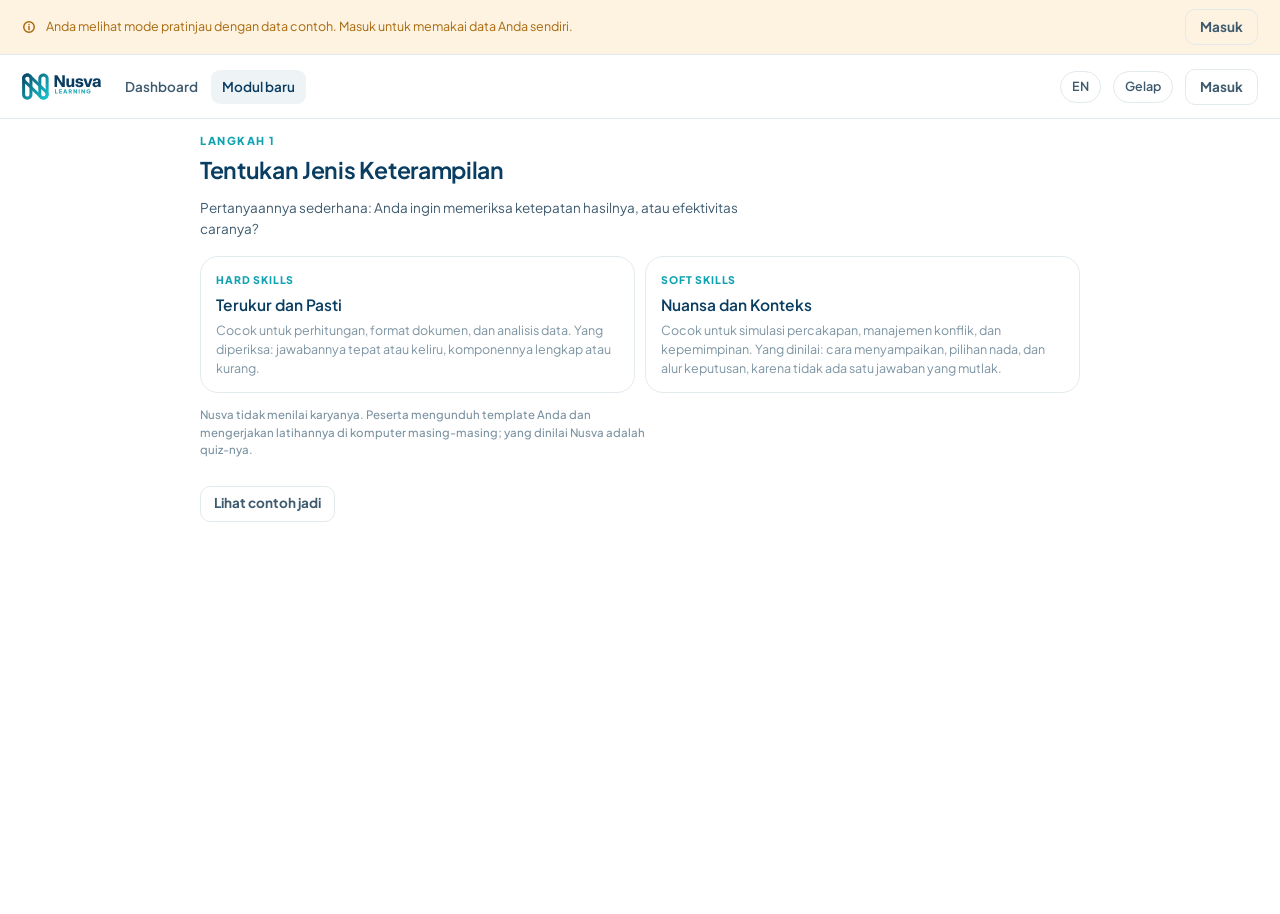
<file: trainer/modul.html>
<!doctype html>
<html lang="id" data-product="learning" data-theme="light">
<head>
<meta charset="utf-8">
<meta name="viewport" content="width=device-width,initial-scale=1,viewport-fit=cover">
<link rel="icon" href="../assets/logo-mark.svg" type="image/svg+xml">
<link rel="icon" href="../assets/logo-mark-dark.svg" type="image/svg+xml" media="(prefers-color-scheme: dark)">
<link rel="icon" href="../assets/favicon-32.png" sizes="32x32">
<link rel="apple-touch-icon" href="../assets/apple-touch-icon.png">
<link rel="stylesheet" href="../assets/nusva.css">
<script src="../assets/config.js"></script>
<title>Modul · Nusva Learning</title>
<style>
@font-face{font-family:'Plus Jakarta Sans';font-style:normal;font-weight:200 800;font-display:swap;src:url('../assets/fonts/PlusJakartaSans-var.woff2') format('woff2');}
:root{
  --samudra-500:#0A3D62;--samudra-900:#05192B;--laguna-500:#0FA3B1;--kristal-500:#1ECAD3;
  --bg:#FFFFFF;--surface:#FFFFFF;--surface-2:#F7F9FA;--surface-3:#EEF3F5;
  --border:#E2EAEE;--border-strong:#CFDCE2;--ink:#0A3D62;--ink-2:#3E5A6E;--ink-3:#7C93A1;
  --focus:#14A7B0;--accent:#0FA3B1;
  --success:#1E9E6A;--success-tint:#E7F6EF;--success-deep:#15784F;
  --warning:#D9920E;--warning-tint:#FDF3E0;--warning-deep:#A8680C;
  --danger:#C8382F;--danger-tint:#FBECEA;--danger-deep:#A93A2D;
  --info:#1E6FA8;--info-tint:#E8F2F9;
}
html[data-theme="dark"]{
  --bg:#071018;--surface:#0D1B26;--surface-2:#122430;--surface-3:#17303E;
  --border:#1D3C4C;--border-strong:#275063;--ink:#FFFFFF;--ink-2:#D6E4EC;--ink-3:#A3BBC7;
  --success-tint:#0D2A1E;--warning-tint:#2A1F09;--danger-tint:#2A1210;--info-tint:#0C2436;
}
html[data-product="learning"]{
  --w-heading:650;--w-subhead:600;--w-body-strong:600;--w-caption:500;--ls-heading:-.015em;
  --fs-ui:15px;--lh-ui:1.5;--r-control:10px;--r-field:12px;--r-card:18px;--r-panel:24px;--r-window:32px;
  --hit-min:44px;--hit-compact:36px;--spring:cubic-bezier(.30,1.08,.35,1);
  --grad-pasang:linear-gradient(135deg,#0B6B77 0%,#0FA3B1 55%,#1ECAD3 100%);
}
*{box-sizing:border-box}
html,body{margin:0;padding:0}
body{min-height:100dvh;display:flex;flex-direction:column;background:var(--surface-2);color:var(--ink);
  font-family:'Plus Jakarta Sans',system-ui,sans-serif;font-size:var(--fs-ui);line-height:var(--lh-ui);
  -webkit-font-smoothing:antialiased}
:focus-visible{outline:2px solid var(--focus);outline-offset:2px;border-radius:6px}
button,input,textarea,select{font:inherit;color:inherit}
button{cursor:pointer}

.prev{position:sticky;top:0;z-index:40;display:flex;flex-wrap:wrap;gap:6px;align-items:center;
  padding:8px 12px;background:var(--samudra-900);color:#fff}
.prev b{font-size:11.5px;font-weight:800;letter-spacing:.14em;text-transform:uppercase;color:#6FE3EA;margin-right:4px}
.prev button{min-height:30px;padding:4px 11px;border-radius:999px;border:1px solid rgba(255,255,255,.22);
  background:transparent;color:#fff;font-size:12.5px;font-weight:600}
.prev button[aria-pressed="true"]{background:#fff;color:var(--samudra-900);border-color:#fff}
.prev .sep{flex:1 1 auto}

.stagewrap{flex:1;min-height:0;display:flex;justify-content:center;padding:20px 14px 34px}
.device{width:100%;max-width:820px;height:800px;max-height:100%;background:var(--bg);border-radius:var(--r-window);
  border:1px solid var(--border);box-shadow:0 24px 60px -28px rgba(5,25,43,.42);overflow:hidden;
  position:relative;display:flex;flex-direction:column}
@media(max-width:700px){
  html,body{height:100dvh;overflow:hidden}
  .stagewrap{padding:0}
  .device{max-width:none;border:0;border-radius:0;height:100%;box-shadow:none}
}

.top{display:flex;align-items:center;gap:11px;padding:12px 18px;border-bottom:1px solid var(--border);flex:none}
.lockup img{height:27px;width:80px;display:block;flex:none}
.lockup .w{display:none}
html[data-theme="dark"] .lockup .c{display:none}
html[data-theme="dark"] .lockup .w{display:block}
.top .sp{flex:1}
.who{font-size:12px;color:var(--ink-3);font-weight:var(--w-caption);text-align:right;line-height:1.25;min-width:0}
.who b{display:block;font-size:12.5px;color:var(--ink-2);font-weight:var(--w-body-strong);overflow:hidden;text-overflow:ellipsis;white-space:nowrap}

/* progres langkah */
.steps{padding:10px 18px 0;flex:none}
.bar{display:flex;gap:4px}
.bar i{height:4px;flex:1;border-radius:2px;background:var(--surface-3)}
.bar i.on{background:var(--accent)}
.bar i.now{background:var(--accent);box-shadow:0 0 0 2px color-mix(in srgb,var(--accent) 20%,transparent)}
.steplbl{font-size:11.5px;color:var(--ink-3);font-weight:var(--w-caption);margin-top:7px;display:flex;gap:6px;align-items:center}
.steplbl b{color:var(--ink-2);font-weight:var(--w-body-strong)}

.body{flex:1;min-height:0;overflow-y:auto;overscroll-behavior:contain;padding:14px 18px 22px}
.eyebrow{font-size:11px;font-weight:800;letter-spacing:.14em;text-transform:uppercase;color:var(--accent)}
h1.t{font-size:23px;line-height:1.26;font-weight:var(--w-heading);letter-spacing:var(--ls-heading);margin:6px 0 5px;max-width:26ch}
.lead{font-size:13.5px;color:var(--ink-2);line-height:1.55;max-width:56ch}

.cards{display:grid;gap:10px;margin-top:16px}
.cards.two{grid-template-columns:1fr 1fr}
@media(max-width:560px){.cards.two{grid-template-columns:1fr}}
.pick{text-align:left;background:var(--surface);border:1.5px solid var(--border);border-radius:var(--r-card);
  padding:15px;display:flex;flex-direction:column;gap:5px;transition:border-color .2s ease,transform .18s var(--spring)}
.pick:hover{border-color:var(--accent)}
.pick:active{transform:scale(.99)}
.pick[aria-pressed="true"]{border-color:var(--accent);background:color-mix(in srgb,var(--accent) 6%,var(--surface))}
.pick b{font-size:15.5px;font-weight:var(--w-body-strong)}
.pick span{font-size:12.5px;color:var(--ink-3);line-height:1.5}
.pick .tag{font-size:10.5px;font-weight:800;letter-spacing:.08em;text-transform:uppercase;color:var(--accent)}

.sect{background:var(--surface);border:1px solid var(--border);border-radius:var(--r-card);padding:15px;margin-top:14px}
.sect h2{margin:0 0 2px;font-size:15px;font-weight:var(--w-body-strong)}
.sect .cap{font-size:12px;color:var(--ink-3);font-weight:var(--w-caption);line-height:1.45}
label.f{display:block;font-size:12px;font-weight:var(--w-caption);color:var(--ink-3);margin:10px 0 4px}
input.f,textarea.f,select.f{width:100%;border:1px solid var(--border);border-radius:var(--r-field);background:var(--surface);
  padding:10px 12px;font-size:14.5px;min-height:var(--hit-min);color:var(--ink)}
textarea.f{min-height:74px;resize:vertical;line-height:1.5}
input.f:focus,textarea.f:focus,select.f:focus{border-color:var(--accent);outline:none;box-shadow:0 0 0 3px color-mix(in srgb,var(--accent) 16%,transparent)}
.g2{display:grid;grid-template-columns:1fr 1fr;gap:10px}
.g3{display:grid;grid-template-columns:1fr 1fr 1fr;gap:10px}
@media(max-width:560px){.g2,.g3{grid-template-columns:1fr}}
.pills{display:flex;gap:6px;flex-wrap:wrap;margin-top:6px}
.pill{min-height:var(--hit-compact);padding:7px 13px;border-radius:999px;border:1px solid var(--border);
  background:var(--surface);font-size:13px;font-weight:var(--w-caption);color:var(--ink-2)}
.pill[aria-pressed="true"]{background:var(--accent);border-color:var(--accent);color:#fff;font-weight:700}
.pill.sm{font-size:12px;padding:5px 11px;min-height:32px}

.dz{border:1.5px dashed var(--border-strong);border-radius:var(--r-field);background:var(--surface-2);
  padding:15px;text-align:center;margin-top:10px}
.dz.hot{border-color:var(--accent);background:color-mix(in srgb,var(--accent) 7%,var(--surface-2))}
.dz b{display:block;font-size:13.5px;font-weight:var(--w-body-strong)}
.dz span{display:block;font-size:11.5px;color:var(--ink-3);margin-top:3px}
.dz input[type=file]{display:none}
.flist{margin-top:10px}
.sampulrow{display:flex;gap:16px;align-items:flex-start;margin-top:12px;flex-wrap:wrap}
.sampulprev{width:230px;aspect-ratio:16/10;object-fit:cover;border-radius:12px;border:1px solid var(--border);
  background:var(--surface-3);flex:none;display:block}
.sampulakt{display:flex;flex-direction:column;gap:9px;align-items:flex-start;min-width:220px;flex:1}
.fthumb{width:38px;height:38px;border-radius:9px;object-fit:cover;flex:none;display:block;border:1px solid var(--border)}
.fitem{display:flex;align-items:center;gap:10px;padding:9px 0;border-top:1px solid var(--border)}
.fitem:first-child{border-top:0}
.fitem .ico{width:32px;height:32px;border-radius:9px;background:var(--info-tint);color:var(--info);
  display:grid;place-items:center;flex:none;font-size:9px;font-weight:800}
.fitem .nm{flex:1;min-width:0}
.fitem .nm b{display:block;font-size:13.5px;font-weight:var(--w-body-strong);overflow:hidden;text-overflow:ellipsis;white-space:nowrap}
.fitem .nm span{font-size:11.5px;color:var(--ink-3);font-variant-numeric:tabular-nums}
.x{border:0;background:transparent;color:var(--ink-3);min-height:var(--hit-compact);min-width:var(--hit-compact);border-radius:8px;font-size:17px;line-height:1}
.x:hover{color:var(--danger);background:var(--danger-tint)}
.row{display:flex;gap:8px;align-items:flex-start;margin-top:8px}

.btn{min-height:var(--hit-min);border-radius:var(--r-control);border:1px solid transparent;font-weight:700;font-size:15px;
  padding:10px 18px;display:inline-flex;align-items:center;justify-content:center;gap:9px;
  transition:transform .18s var(--spring),filter .18s ease}
.btn:active{transform:scale(.985)}
.btn-primary{background:var(--accent);color:#fff}
.btn-primary:disabled{opacity:.5;cursor:not-allowed}
/* tombol utama tetap hidup saat syarat belum lengkap: menekannya menjelaskan apa yang kurang.
   Tanpa penanda bisu: yang menerangkan keadaan adalah kalimat di sebelahnya, bukan simbol. */
.btn-primary.needs{background:var(--surface);color:var(--accent);border-color:var(--accent);box-shadow:inset 0 0 0 1px var(--accent)}
.hint{display:flex;gap:6px;align-items:flex-start}
.hint svg{width:13px;height:13px;flex:none;margin-top:2px}
.hint.on{color:var(--warning-deep);font-weight:var(--w-body-strong)}
.btn-secondary{background:var(--surface-2);border-color:var(--border-strong);color:var(--ink)}
.btn-quiet{background:transparent;border-color:var(--border);color:var(--ink-2);min-height:var(--hit-compact);font-size:13.5px;padding:6px 13px}
.btn-google{background:var(--surface);border-color:var(--border-strong);color:var(--ink);width:100%}

/* foto trainer */
.whoWrap{display:flex;gap:10px;align-items:center;min-width:0}
.ava{position:relative;width:38px;height:38px;flex:none}
.ava .ph{width:38px;height:38px;border-radius:50%;overflow:hidden;background:var(--surface-3);border:1px solid var(--border);
  display:grid;place-items:center;font-size:13px;font-weight:800;color:var(--ink-2);letter-spacing:.02em}
.ava .ph img{width:100%;height:100%;object-fit:cover;display:block}
.ava .edit{position:absolute;right:-3px;bottom:-3px;width:18px;height:18px;border-radius:50%;border:1.5px solid var(--surface);
  background:var(--accent);color:#fff;display:grid;place-items:center;padding:0}
.ava .edit svg{width:9px;height:9px}
.ava input[type=file]{display:none}
.btn-full{width:100%}

.foot{flex:none;border-top:1px solid var(--border);padding:11px 18px;display:flex;gap:9px;align-items:center;background:var(--surface)}
.foot .sp{flex:1}
.hint{font-size:11.5px;color:var(--ink-3);font-weight:var(--w-caption)}

/* gerbang */
.gitem{display:flex;gap:9px;align-items:flex-start;background:var(--surface);border:1px solid var(--border);
  border-radius:var(--r-field);padding:10px 11px;margin-bottom:7px}
.gitem .dot{width:17px;height:17px;border-radius:50%;flex:none;display:grid;place-items:center;margin-top:1px;
  background:var(--surface-3);color:var(--ink-3);border:1px solid var(--border)}
.gitem .dot svg{width:10px;height:10px}
.gitem[data-ok="1"] .dot{background:var(--success);border-color:var(--success);color:#fff}
.gitem[data-ok="0"] .dot{background:var(--warning);border-color:var(--warning);color:#fff}
.gitem .tx{min-width:0;flex:1}
.gitem .tx b{display:block;font-size:13px;font-weight:var(--w-body-strong)}
.gitem .tx span{display:block;font-size:11.5px;color:var(--warning-deep);line-height:1.45;margin-top:1px}
.prevbox{background:var(--info-tint);border:1px solid color-mix(in srgb,var(--info) 26%,transparent);
  border-radius:var(--r-field);padding:12px;margin-top:14px}
.prevbox b{display:block;font-size:12.5px;color:var(--info);font-weight:800}
.prevbox p{margin:5px 0 0;font-size:12.5px;line-height:1.55;color:var(--ink-2)}
.note{background:var(--warning-tint);border-radius:var(--r-field);padding:11px 12px;margin-top:12px;
  font-size:12.5px;line-height:1.5;color:var(--warning-deep)}
.ok{background:var(--success-tint);border-radius:var(--r-field);padding:11px 12px;margin-top:12px;
  font-size:12.5px;line-height:1.5;color:var(--success-deep)}
.kukbox{border:1px solid var(--border);border-radius:var(--r-field);margin-top:9px;overflow:hidden}
.kukrow{display:flex;gap:9px;align-items:flex-start;padding:9px 11px;border-top:1px solid var(--border)}
.kukrow:first-child{border-top:0}
.kukrow .kd{font-size:11.5px;font-weight:800;color:var(--ink-3);flex:none;min-width:46px}
.kukrow .st{font-size:12.5px;line-height:1.45;color:var(--ink-2);flex:1;min-width:0}
.kukrow .pill{flex:none}

.part{border:1px solid var(--border);border-radius:var(--r-field);background:var(--surface);margin-bottom:8px;overflow:hidden}
.part.warn{border-color:color-mix(in srgb,var(--warning) 42%,var(--border))}
.phead{width:100%;display:flex;align-items:center;gap:10px;padding:11px 12px;background:transparent;border:0;text-align:left}
.phead .pnum{font-size:10.5px;font-weight:800;letter-spacing:.09em;text-transform:uppercase;color:var(--accent);flex:none}
.phead .ptitle{flex:1;min-width:0;font-size:14px;font-weight:var(--w-body-strong);overflow:hidden;text-overflow:ellipsis;white-space:nowrap}
.phead .ptitle.kosong{color:var(--ink-3);font-weight:var(--w-caption)}
.phead .pmin{font-size:11.5px;color:var(--ink-3);font-weight:var(--w-caption);font-variant-numeric:tabular-nums;flex:none}
.phead .pcar{flex:none;color:var(--ink-3);transition:transform .22s var(--spring)}
.part[data-open="1"] .phead .pcar{transform:rotate(90deg)}
.pbody{display:none;padding:2px 12px 13px;border-top:1px solid var(--border)}
.part[data-open="1"] .pbody{display:block}
.psub{display:flex;gap:8px;flex-wrap:wrap;align-items:flex-end}
.psub>div{flex:1;min-width:118px}
.popt{border-top:1px dashed var(--border);margin-top:12px;padding-top:10px}
.pact{display:flex;gap:6px;flex-wrap:wrap;margin-top:12px}
.pwarn{font-size:11.5px;line-height:1.45;color:var(--warning-deep);background:var(--warning-tint);border-radius:8px;padding:7px 9px;margin-top:8px}
.tot{display:flex;align-items:baseline;gap:8px;margin-top:11px;font-size:12.5px;color:var(--ink-3);font-weight:var(--w-caption)}
.tot b{font-size:15px;color:var(--ink);font-weight:var(--w-body-strong);font-variant-numeric:tabular-nums}
.kerangka{display:flex;gap:8px;flex-wrap:wrap;margin-top:10px}
.qbox{border:1px solid var(--border);border-radius:10px;padding:10px;margin-top:8px;background:var(--surface-2)}
.qhd{display:flex;align-items:center;gap:8px;margin-bottom:6px}
.qhd b{font-size:11.5px;font-weight:800;letter-spacing:.06em;text-transform:uppercase;color:var(--accent)}
.qhd .x{margin-left:auto}
.qopt{display:flex;align-items:center;gap:8px;margin-top:6px}
.qopt input[type=radio]{width:17px;height:17px;accent-color:var(--accent);flex:none}
.qopt input.f{min-height:38px;padding:7px 10px;font-size:13.5px}
.qcap{font-size:11px;color:var(--ink-3);font-weight:var(--w-caption);margin-top:5px}
/* penanda posisi quiz: diderivasi dari urutan bagian, bukan diisi trainer */
.part.gratis{border-color:var(--accent)}
.gcue{display:flex;gap:8px;align-items:flex-start;font-size:11.5px;line-height:1.45;margin-top:8px;
  background:var(--info-tint);color:var(--info-deep);border-radius:8px;padding:8px 10px}
.gcue svg{width:13px;height:13px;flex:none;margin-top:2px}
.gsum{display:flex;gap:8px;align-items:flex-start;font-size:11.5px;line-height:1.45;margin-top:10px;
  border-radius:9px;padding:9px 11px}
.gsum.a{background:var(--warning-tint);color:var(--warning-deep)}
.gsum.b{background:var(--success-tint);color:var(--success-deep)}
.gsum svg{width:13px;height:13px;flex:none;margin-top:2px}
.qpos{display:flex;gap:8px;align-items:flex-start;font-size:11.5px;line-height:1.45;margin:8px 0 2px;
  background:var(--surface-2);border:1px solid var(--border);border-radius:8px;padding:7px 9px;color:var(--ink-2)}
.qpos b{font-weight:var(--w-body-strong);color:var(--ink)}
.qpos .tag{flex:none;font-size:10px;font-weight:800;letter-spacing:.08em;text-transform:uppercase;
  background:var(--accent);color:#fff;border-radius:5px;padding:2px 6px;margin-top:1px}
/* pernyataan sistem: bukan saklar, tidak bisa dimatikan trainer */
.lock{display:flex;gap:8px;align-items:flex-start;font-size:11.5px;line-height:1.45;margin-top:9px;
  background:var(--success-tint,var(--surface-2));border:1px solid var(--border);border-radius:8px;padding:8px 10px;color:var(--ink-2)}
.lock b{font-weight:var(--w-body-strong);color:var(--ink);display:block}
.lock .ic{flex:none;width:14px;height:14px;margin-top:2px;color:var(--success)}
@keyframes flash{0%,100%{box-shadow:0 0 0 0 transparent}18%,62%{box-shadow:0 0 0 4px color-mix(in srgb,var(--warning) 40%,transparent)}}
.flash{animation:flash 1.5s ease}
.inerr{display:none;font-size:12.5px;line-height:1.5;color:var(--ink-2);background:var(--surface-2);
  border:1px solid var(--border);border-radius:9px;padding:9px 11px;margin-top:9px}
.inerr.on{display:flex;gap:8px;align-items:flex-start}
.inerr::before{content:"";width:7px;height:7px;border-radius:50%;background:var(--accent);flex:none;margin-top:6px}
.kukhead{display:flex;align-items:center;gap:9px;flex-wrap:wrap;margin-top:11px}
.kukhead .cnt{font-size:12px;color:var(--ink-3);font-weight:var(--w-caption);margin-left:auto;font-variant-numeric:tabular-nums}
.stdrow{width:100%;display:flex;align-items:flex-start;gap:10px;text-align:left;background:var(--surface);
  border:1.5px solid var(--border);border-radius:var(--r-field);padding:12px;margin-bottom:8px;transition:border-color .2s ease}
.stdrow:hover{border-color:var(--accent)}
.stdrow[aria-pressed="true"]{border-color:var(--accent);background:color-mix(in srgb,var(--accent) 6%,var(--surface))}
.stdrow .rad{width:17px;height:17px;border-radius:50%;border:2px solid var(--border-strong);flex:none;margin-top:2px;display:grid;place-items:center}
.stdrow[aria-pressed="true"] .rad{border-color:var(--accent)}
.stdrow[aria-pressed="true"] .rad::after{content:"";width:9px;height:9px;border-radius:50%;background:var(--accent)}
.stdrow .tx{min-width:0;flex:1}
.stdrow .tx b{display:block;font-size:14px;font-weight:var(--w-body-strong)}
.stdrow .tx span{display:block;font-size:11.5px;color:var(--ink-3);line-height:1.45;margin-top:1px}
.stdrow .tx i{display:block;font-size:11px;color:var(--accent);font-style:normal;font-weight:700;margin-top:3px}
.stdgap{display:flex;align-items:center;gap:10px;margin:12px 0 4px}
.stdgap span{flex:1;height:1px;background:var(--border)}
.stdgap b{font-size:11px;font-weight:700;letter-spacing:.06em;text-transform:uppercase;color:var(--ink-3)}
.bidang{display:flex;align-items:center;gap:9px;background:var(--surface-2);border:1px solid var(--border);
  border-radius:var(--r-field);padding:10px 12px;margin-top:10px}
.bidang .tx{flex:1;min-width:0}
.bidang .tx b{display:block;font-size:13.5px;font-weight:var(--w-body-strong)}
.bidang .tx span{font-size:11.5px;color:var(--ink-3)}
.toast{position:absolute;left:50%;bottom:74px;transform:translate(-50%,14px);opacity:0;pointer-events:none;
  background:var(--samudra-900);color:#fff;border-radius:999px;padding:9px 17px;font-size:13px;
  font-weight:var(--w-caption);transition:opacity .25s ease,transform .25s var(--spring);z-index:50;max-width:86%;text-align:center}
.toast.on{opacity:1;transform:translate(-50%,0)}
/* ---- contoh modul jadi ---- */
dialog.contoh{border:0;padding:0;border-radius:var(--r-panel);max-width:660px;width:calc(100% - 36px);
  background:var(--surface);color:var(--ink);box-shadow:0 24px 70px rgba(5,25,43,.28)}
dialog.contoh::backdrop{background:rgba(5,25,43,.42)}
.chd{display:flex;gap:12px;align-items:flex-start;padding:22px 24px 16px;border-bottom:1px solid var(--border)}
.chd b{display:block;font-size:18px;font-weight:var(--w-heading);letter-spacing:-.02em}
.chd span{display:block;font-size:12.5px;color:var(--ink-3);margin-top:4px;line-height:1.5}
.chd .x{margin-left:auto;flex:none;width:32px;height:32px;border-radius:9px;border:0;background:var(--surface-2);
  color:var(--ink-2);display:grid;place-items:center}
.cbd{padding:18px 24px 24px;max-height:64vh;overflow:auto}
.cblok{margin-top:18px}
.cblok:first-child{margin-top:0}
.cblok > b{display:block;font-size:11px;font-weight:800;letter-spacing:.1em;text-transform:uppercase;
  color:var(--ink-3);margin-bottom:8px}
.crow{display:flex;gap:10px;align-items:flex-start;font-size:13px;line-height:1.5;color:var(--ink-2);
  padding:9px 0;border-bottom:1px dashed var(--border)}
.crow:last-child{border-bottom:0}
.crow .n{flex:none;width:22px;height:22px;border-radius:7px;background:var(--surface-3);color:var(--ink-2);
  display:grid;place-items:center;font-size:11px;font-weight:800}
.crow .tx{flex:1;min-width:0}
.crow .tx b{display:block;color:var(--ink);font-weight:var(--w-body-strong);font-size:13.5px}
.crow .tag{flex:none;font-size:10px;font-weight:800;letter-spacing:.07em;text-transform:uppercase;
  background:var(--accent);color:#fff;border-radius:5px;padding:2px 6px}
.cfoot{padding:14px 24px 20px;border-top:1px solid var(--border);display:flex;gap:10px;align-items:center;flex-wrap:wrap}
.cfoot .cap{flex:1;min-width:200px}

/* ---- contoh kriteria yang bisa ditempel ---- */
.contohkrit{display:flex;gap:6px;flex-wrap:wrap;margin-top:9px}
.contohkrit button{text-align:left;border:1px dashed var(--border-strong);background:var(--surface-2);
  border-radius:10px;padding:7px 11px;font-size:12px;line-height:1.45;color:var(--ink-2);max-width:100%}
.contohkrit button:hover{border-style:solid;border-color:var(--accent);color:var(--accent)}
.contohkrit button::before{content:"+ ";font-weight:800;color:var(--accent)}

[hidden]{display:none !important}
@media(prefers-reduced-motion:reduce){*{animation-duration:.001ms !important;transition-duration:.001ms !important}}

/* ---- tata letak aplikasi: bingkai prototipe diganti halaman penuh ---- */
.stagewrap{padding:0;flex:1;min-height:0}
.device{max-width:none;width:100%;height:calc(100dvh - var(--nav));max-height:none;
  border-radius:0;border:0;box-shadow:none}
html.ada-pita .device{height:calc(100dvh - var(--nav) - 41px)}
.body > .sc{max-width:880px;margin:0 auto}
.steps{padding-left:max(22px,calc((100% - 880px)/2));padding-right:max(22px,calc((100% - 880px)/2))}
.foot{padding-left:max(18px,calc((100% - 880px)/2));padding-right:max(18px,calc((100% - 880px)/2))}
</style>
</head>
<body>


<header id="topbar"></header>


<div class="stagewrap">
<div class="device" id="device">

  <div class="steps" id="stepsWrap" hidden>
    <div class="bar" id="bar"></div>
    <div class="steplbl"><b id="stepNum"></b><span id="stepName"></span></div>
  </div>

  <div class="body" id="body">

    <section class="sc" id="sc1">
      <span class="eyebrow">Langkah 1</span>
      <h1 class="t" data-en="Choose the skill type">Tentukan Jenis Keterampilan</h1>
      <p class="lead" data-en="Simple question: do you want to check how accurate the result is, or how effective the approach was?">Pertanyaannya sederhana: Anda ingin memeriksa ketepatan hasilnya, atau efektivitas caranya?</p>
      <div class="cards two">
        <button class="pick" id="pkTeknis" onclick="pilihJenis('teknis')">
          <span class="tag">HARD SKILLS</span>
          <b data-en="Measurable and certain">Terukur dan Pasti</b>
          <span data-en="A fit for calculations, document formats, and data analysis. What gets checked: is the answer right or wrong, are the components complete or missing.">Cocok untuk perhitungan, format dokumen, dan analisis data. Yang diperiksa: jawabannya tepat atau keliru, komponennya lengkap atau kurang.</span>
        </button>
        <button class="pick" id="pkPerilaku" onclick="pilihJenis('perilaku')">
          <span class="tag">SOFT SKILLS</span>
          <b data-en="Nuance and context">Nuansa dan Konteks</b>
          <span data-en="A fit for conversation simulations, conflict handling, and leadership. What gets judged: how it is delivered, the tone chosen, and the flow of decisions, because no single answer is absolute.">Cocok untuk simulasi percakapan, manajemen konflik, dan kepemimpinan. Yang dinilai: cara menyampaikan, pilihan nada, dan alur keputusan, karena tidak ada satu jawaban yang mutlak.</span>
        </button>
      </div>
      <p class="hint" style="margin-top:13px;line-height:1.5;max-width:56ch" data-en="Nusva does not mark the work itself. Participants download your template and do the exercise on their own machines; what Nusva marks is the quizzes.">Nusva tidak menilai karyanya. Peserta mengunduh template Anda dan mengerjakan latihannya di komputer masing-masing; yang dinilai Nusva adalah quiz-nya.</p>

      <!-- Contoh jadi, bisa dibuka sejak langkah pertama. Alur ini meminta kriteria, sub-modul, dan
           soal, tetapi sebelumnya tidak pernah menunjukkan seperti apa hasil yang baik di platform
           ini. Trainer pertama kali jadi menebak-nebak, dan menebak di tengah alur adalah alasan
           paling umum orang berhenti. -->
      <button class="btn btn-quiet" style="margin-top:16px" onclick="bukaContoh()" data-en="See a finished example">Lihat contoh jadi</button>
    </section>

    <!-- ================= 2. TEKNIS: BASIS ================= -->
    <section class="sc" id="sc2" hidden>
      <span class="eyebrow">Langkah 2</span>
      <h1 class="t" data-en="Is this training based on SKKNI?">Apakah training ini berbasis SKKNI?</h1>
      <p class="lead" data-en="If your material already follows the national standard, say so. Everything your participant produces then lands in the right box for an LSP test later.">Kalau materi Anda sudah mengikuti standar nasional, sebutkan di sini. Setiap karya peserta jadi masuk ke kotak yang tepat untuk uji di LSP nanti.</p>
      <div class="cards two">
        <button class="pick" id="pkSkkni" onclick="pilihBasis('skkni')">
          <span class="tag">SKKNI</span>
          <b data-en="Follow the national standard">Ikut standar nasional</b>
          <span data-en="You pick a unit, we bring in its criteria, and every piece of work your participant hands in gets filed against the right one.">Anda pilih unitnya, kriterianya kami yang datangkan, dan tiap karya peserta diarsipkan ke kriteria yang tepat.</span>
        </button>
        <button class="pick" id="pkNon" onclick="pilihBasis('non')">
          <span class="tag" data-en="Non SKKNI">Non SKKNI</span>
          <b data-en="Use your own">Pakai punya Anda sendiri</b>
          <span data-en="An internal SOP, a vendor course, or the way you have always taught it. You write the criteria, in your own words.">SOP internal, kursus vendor, atau cara yang selama ini Anda ajarkan. Kriterianya Anda tulis sendiri, dengan bahasa Anda.</span>
        </button>
      </div>
    
      <div id="skkniPick" hidden style="margin-top:4px">


      <div class="sect">
        <h2 data-en="SKKNI available in the platform">SKKNI yang tersedia di platform</h2>
        <p class="cap" data-en="Pick the field you teach. The units inside it appear right after.">Pilih bidang yang Anda ajarkan. Unit di dalamnya muncul setelah itu.</p>
        <div id="stdList"></div>
        <div class="stdgap"><span></span><b data-en="or">atau</b><span></span></div>
        <button class="btn btn-secondary btn-full" id="btnTambahStd" onclick="modeUsul(true)" data-en="Add SKKNI information">Tambahkan informasi SKKNI</button>
        <p class="cap" id="tambahCap" style="margin-top:7px" data-en="Choose this if the field you teach is not on the list above.">Pilih ini kalau bidang yang Anda ajarkan belum ada di daftar atas.</p>
        <div id="unitWrap" hidden>
          <label class="f" for="unitCari" data-en="Find a unit">Cari unit</label>
          <input class="f" id="unitCari" placeholder="Ketik kata kunci, misalnya uraian jabatan" data-en-ph="Type a keyword, for example job description" oninput="filterUnit()">
          <select class="f" id="unitSel" style="margin-top:8px" onchange="pilihUnit()"></select>
          <span class="cap" id="unitCap"></span>
        </div>
        <div class="inerr" id="errUnit"></div>
        <div id="kukWrap" hidden>
          <div class="kukhead">
            <button class="btn btn-quiet" id="btnSemuaKuk" onclick="semuaKuk()" data-en="Train all criteria">Latih semua kriteria</button>
            <span class="cnt" id="kukCnt"></span>
          </div>
          <p class="cap" style="margin-top:7px" data-en="Tick only what you really train here. A criterion you leave unticked stays untouched for your participant, which is honest and fine.">Centang yang benar-benar Anda latih di sini saja. Kriteria yang tidak dicentang dibiarkan kosong bagi peserta, dan itu jujur, tidak masalah.</p>
          <div class="kukbox" id="kukBox"></div>
          <div class="inerr" id="errKuk"></div>
        </div>
      </div>

      <div class="sect" id="sectUsul" hidden>
        <h2 data-en="SKKNI information you add">Informasi SKKNI yang Anda tambahkan</h2>
        <p class="cap" data-en="Type it in yourself. It waits as a proposal and never sits next to the official units until our curator has read it.">Tulis sendiri di sini. Statusnya menunggu sebagai usulan dan tidak pernah berdiri sejajar unit resmi sebelum dibaca kurator kami.</p>
        <div id="usulBox">
          <label class="f" for="sJudul" data-en="SKKNI title (field)">Judul SKKNI (bidang)</label>
          <input class="f" id="sJudul" placeholder="Contoh: SKKNI Bidang Keselamatan dan Kesehatan Kerja" data-en-ph="Example: SKKNI for Occupational Health and Safety" oninput="aturFoot()">
          <div class="g2">
            <div><label class="f" for="sNomor" data-en="Decree number">Nomor SKKNI</label>
              <input class="f" id="sNomor" placeholder="Kepmenaker RI Nomor ... Tahun ..." data-en-ph="Ministerial decree number" oninput="aturFoot()"></div>
            <div><label class="f" for="sTahun" data-en="Year issued">Tahun terbit</label>
              <input class="f" id="sTahun" type="number" min="2000" max="2030" placeholder="2023" oninput="aturFoot()"></div>
          </div>
          <div class="g2" style="margin-top:2px">
            <div><label class="f" for="uKode" data-en="Unit code">Kode unit</label><input class="f" id="uKode" placeholder="M.70SDM01.0XX.2" oninput="aturFoot()"></div>
            <div><label class="f" for="uJudul" data-en="Unit title">Judul unit</label><input class="f" id="uJudul" oninput="aturFoot()"></div>
          </div>
          <label class="f" data-en="Criteria (KUK): code and observable statement">Kriteria (KUK): kode dan pernyataan teramati</label>
          <div class="row">
            <input class="f" id="uKd" placeholder="1.1" style="max-width:88px">
            <input class="f" id="uSt" placeholder="Pernyataan kriteria" data-en-ph="Criterion statement">
            <button class="btn btn-quiet" onclick="tambahUsulKuk()" data-en="Add">Tambah</button>
          </div>
          <div class="flist" id="listUsul"></div>
          <div class="inerr" id="errUsul"></div>
          <div class="note" data-en="Why we are strict here: the moment made-up units sit beside real ones, the phrase 'based on SKKNI' stops meaning anything. Yours stays a proposal until someone reads it.">Kenapa kami ketat di sini: begitu unit karangan berdiri di samping unit asli, kalimat "berbasis SKKNI" kehilangan artinya. Punya Anda tetap usulan sampai ada yang membacanya, baik bidangnya maupun unitnya.</div>
        </div>
      </div>
    
      </div>
    </section>

    <!-- ================= 3. SKKNI: sudah ada / belum ================= -->
    <!-- ================= 3b. PERILAKU ================= -->
    <section class="sc" id="sc2b" hidden>
      <span class="eyebrow">Langkah 2</span>
      <h1 class="t" data-en="What should we be able to see them doing?">Apa yang harus terlihat mereka lakukan?</h1>
      <p class="lead" data-en="Pick the skill, then write what it looks like when someone handles it well. We never label anyone's personality, we only watch what they do.">Pilih skill-nya, lalu tulis seperti apa kelihatannya kalau seseorang menanganinya dengan baik. Kami tidak pernah melabeli kepribadian siapa pun, cuma melihat tindakannya.</p>
      <div class="sect">
        <h2 data-en="Skill tags">Tag skill</h2>
        <p class="cap" data-en="Not seeing the one you mean? Send it to us and we will look at adding it.">Tidak ada yang Anda maksud? Kirim ke kami, akan kami pertimbangkan menambahkannya.</p>
        <div class="pills" id="skillPills"></div>
      </div>

      <div class="sect">
        <h2 data-en="Observable indicators">Indikator teramati</h2>
        <p class="cap" data-en="One sentence per behaviour, the kind you could nod at from across the room. These become the learning objectives people read before they buy.">Satu kalimat per perilaku, yang bisa Anda anggukkan dari seberang ruangan. Inilah yang jadi tujuan pembelajaran, dibaca orang sebelum ia membeli.</p>
        <div class="row">
          <input class="f" id="iText" placeholder="Contoh: menyatakan ulang keberatan pihak lain sebelum menjawab" data-en-ph="Example: restates the other party's objection before replying">
          <button class="btn btn-quiet" onclick="tambahIndikator()" data-en="Add">Tambah</button>
        </div>
        <p class="cap" style="margin-top:11px" data-en="Or start from one of these and edit it. They come from the skill you picked above.">Atau mulai dari salah satu ini lalu ubah seperlunya. Contohnya mengikuti skill yang Anda pilih di atas.</p>
        <div class="contohkrit" id="contohInd"></div>
        <div class="flist" id="listIndikator"></div>
        <div class="inerr" id="errPerilaku"></div>
      </div>
        </section>

    <section class="sc" id="sc4" hidden>
      <span class="eyebrow">Langkah 3</span>
      <h1 class="t" data-en="Module details">Detail modul</h1>
      <p class="lead" data-en="Pick everyone this is for, as many as apply. Price is yours to set; the reference next to it is only a reference.">Pilih semua yang cocok, boleh lebih dari satu. Harga Anda yang menentukan; acuan di sebelahnya sekadar acuan.</p>

      <div class="sect">
        <h2 data-en="Identity">Identitas</h2>
        <label class="f" for="judul" data-en="Module name">Nama modul</label>
        <input class="f" id="judul" oninput="cek(); gambarSampul()">
        <label class="f" for="desk" data-en="Description (what the learner can do afterwards)">Deskripsi (apa yang bisa dilakukan learner setelahnya)</label>
        <textarea class="f" id="desk" oninput="cek()"></textarea>
        <label class="f" data-en="Audience segment (choose as many as apply)">Segmen peserta (boleh lebih dari satu)</label>
        <div class="pills" id="pillSeg"></div>
        <label class="f" data-en="Level">Tingkat</label>
        <div class="pills" id="pillTingkat">
          <button class="pill" aria-pressed="false" onclick="setTingkat('dasar',this)" data-en="Basic">Dasar</button>
          <button class="pill" aria-pressed="false" onclick="setTingkat('menengah',this)" data-en="Intermediate">Menengah</button>
          <button class="pill" aria-pressed="false" onclick="setTingkat('mahir',this)" data-en="Advance">Mahir</button>
        </div>
        <div class="g2">
          <div><label class="f" for="harga" data-en="Price per training (IDR)">Harga per training (Rp)</label>
            <input class="f" id="harga" type="number" min="0" step="1000" oninput="cek()">
            <span class="cap" id="hargaHint"></span>
            <!-- pembanding dari modul yang benar-benar terbit, bukan angka karangan -->
            <span class="cap" id="hargaPasar" style="display:block;margin-top:5px"></span></div>
          <div><label class="f" data-en="Sub-module total (auto)">Total sub-modul (otomatis)</label>
            <input class="f" id="estimasi" readonly>
            <span class="cap" data-en="Just a running total, not a requirement.">Sekadar penjumlahan, bukan syarat.</span></div>
        </div>

        <!-- Rangkaian modul. Batas lima bagian dan dua puluh menit sengaja TIDAK dilonggarkan,
             karena batas itu benar secara pedagogis. Yang ditambahkan adalah cara mencapai
             panjang dengan MERANGKAI, bukan dengan memanjangkan satu modul sampai tidak
             dituntaskan siapa pun. -->
        <label class="f" for="seriNama" data-en="Part of a series (optional)">Bagian dari rangkaian (opsional)</label>
        <div class="g2">
          <div><input class="f" id="seriNama" oninput="ubahSeri()" placeholder="Siklus Pengupahan Penuh" data-en-ph="A Full Payroll Cycle"></div>
          <div><input class="f" id="seriUrut" type="number" min="1" max="20" step="1" oninput="ubahSeri()" placeholder="Urutan ke berapa" data-en-ph="Position in the series"></div>
        </div>
        <span class="cap" data-en="One full payroll cycle genuinely needs more than a hundred minutes, and the cap does not stand in your way. Chain three modules under one series name: the learner sees a single path, and every part stays short enough to actually be finished.">Satu siklus pengupahan yang utuh memang butuh lebih dari seratus menit, dan batasnya tidak menghalangi Anda. Rangkai tiga modul di bawah satu nama rangkaian: learner melihat satu jalur, dan tiap bagiannya tetap cukup pendek untuk benar-benar dituntaskan.</span>
      </div>

      <div class="sect">
        <h2 data-en="Sub-modules">Sub-modul</h2>
        <p class="cap" data-en="Break it into parts a person can finish in one sitting. In online course data, shorter parts get finished all the way through far more often.">Pecah jadi bagian yang bisa diselesaikan sekali duduk. Di data kelas daring, bagian yang lebih pendek jauh lebih sering dituntaskan sampai habis.</p>

        <div id="kerangkaBox">
          <div class="kerangka">
            <button class="btn btn-primary" onclick="pakaiKerangka()" data-en="Use the suggested outline">Pakai kerangka yang disarankan</button>
            <button class="btn btn-quiet" onclick="tambahPart()" data-en="Start from blank">Mulai dari kosong</button>
          </div>
          <p class="cap" style="margin-top:9px" data-en="The outline lays down five parts in the order that helps people learn: why it matters, the core idea, a worked example, practice, then applying it at work. Rename anything.">Kerangka menurunkan lima bagian dalam urutan yang membantu orang belajar: kenapa penting, konsep inti, contoh dikerjakan, latihan mandiri, lalu menerapkannya di pekerjaan. Semua judul bisa Anda ganti.</p>
        </div>

        <div id="listPart" style="margin-top:10px"></div>
        <button class="btn btn-quiet" id="btnAddPart" onclick="tambahPart()" hidden data-en="Add sub-module">Tambah Sub-modul</button>
        <div class="tot" id="totBox" hidden><b id="totMnt">0</b><span id="totLbl"></span></div>
        <div id="gratisBox" hidden></div>
      </div>

      <div class="sect">
        <h2 data-en="Module cover">Sampul modul</h2>
        <p class="cap" data-en="One image that represents the work, not a stock photo of people smiling at a laptop. If you skip it, we generate a cover from your module title so the catalogue never shows an empty box.">Satu gambar yang mewakili pekerjaannya, bukan foto stok orang tersenyum di depan laptop. Kalau dilewati, kami bangkitkan sampul dari judul modul Anda supaya katalog tidak pernah menampilkan kotak kosong.</p>
        <div class="sampulrow">
          <img class="sampulprev" id="sampulPrev" alt="">
          <div class="sampulakt">
            <button class="btn btn-secondary" onclick="document.getElementById('sampulFile').click()" data-en="Upload cover">Unggah sampul</button>
            <button class="btn btn-quiet" id="btnHapusSampul" onclick="hapusSampul()" hidden data-en="Use the generated one">Pakai yang dibangkitkan</button>
            <input type="file" id="sampulFile" accept="image/png,image/jpeg,image/webp" onchange="pilihSampul(event)" hidden>
            <span class="cap" id="sampulKet"></span>
          </div>
        </div>
      </div>

      <div class="sect">
        <h2 data-en="Upload Document">Upload Document</h2>
        <p class="cap" data-en="The one required thing is material: PPTX or PDF. Video and audio are optional. Each one you upload gets sent for an automatic draft transcript, which you read over before publishing.">Yang wajib cuma materi: PPTX atau PDF. Video dan audio opsional. Tiap berkas yang diunggah dikirim untuk didraf transkripnya otomatis, dan Anda yang membacanya ulang sebelum terbit.</p>
        <div class="pills" style="margin-top:10px" id="pillKat">
          <button class="pill" aria-pressed="true" onclick="setKat('materi',this)" data-en="Materi (PPTX/PDF)">Materi (PPTX/PDF)</button>
          <button class="pill" aria-pressed="false" onclick="setKat('tools',this)" data-en="Work tools (DOCX/XLSX/PPTX/PDF)">Bahan/alat kerja (DOCX/XLSX/PPTX/PDF)</button>
          <button class="pill" aria-pressed="false" onclick="setKat('media',this)" data-en="Video / audio">Video / audio</button>
        </div>
        <div class="dz" id="dz" ondragover="hot(event,1)" ondragleave="hot(event,0)" ondrop="jatuh(event)">
          <b id="dzTitle"></b><span id="dzHint"></span>
          <input type="file" id="file" multiple onchange="pilihBerkas(event)">
          <button class="btn btn-secondary" style="margin-top:10px" onclick="document.getElementById('file').click()" data-en="Choose file">Pilih berkas</button>
        </div>
        <div class="flist" id="listDok"></div>
      </div>

      <div class="sect">
        <h2 data-en="Tes Awal and Tes Akhir">Tes Awal dan Tes Akhir</h2>
        <p class="cap" data-en="These show how far someone moved, nothing more. Asking them to guess before they learn helps: even a wrong guess makes the next part stick.">Keduanya menunjukkan seberapa jauh seseorang bergerak, tidak lebih. Meminta mereka menebak sebelum belajar itu membantu: tebakan yang salah pun membuat bagian berikutnya menempel.</p>
        <div class="g2" style="margin-top:10px">
          <div>
            <label class="f" data-en="Tes Awal">Tes Awal</label>
            <div class="pills"><button class="pill" id="pkPre" aria-pressed="false" onclick="togTes('pre',this)" data-en="Use it">Pakai</button></div>
            <label class="f" for="preTipe" data-en="Question format">Format soal</label>
            <select class="f" id="preTipe" onchange="cek()">
              <option value="pg" data-en="Multiple choice">Pilihan ganda</option>
              <option value="pendek" data-en="Short answer">Isian pendek</option>
            </select>
            <span class="cap" data-en="Essay is left out on purpose: nobody writes an essay before they have learned anything.">Esai sengaja tidak ada di sini: tidak ada yang mau menulis esai sebelum belajar apa pun.</span>
          </div>
          <div>
            <label class="f" data-en="Tes Akhir">Tes Akhir</label>
            <div class="pills"><button class="pill" id="pkPost" aria-pressed="false" onclick="togTes('post',this)" data-en="Use it">Pakai</button></div>
            <label class="f" for="postTipe" data-en="Question format">Format soal</label>
            <select class="f" id="postTipe" onchange="cek()">
              <option value="pg" data-en="Multiple choice">Pilihan ganda</option>
              <option value="pendek" data-en="Short answer">Isian pendek</option>
            </select>
            <span class="cap" data-en="Only formats a machine can mark are offered. Essay is not available, because nothing here marks free text and a question nobody answers back is worse than no question.">Hanya format yang bisa diperiksa mesin yang disediakan. Esai tidak tersedia, karena tidak ada yang menilai teks bebas di sini, dan soal yang tidak pernah dijawab balik lebih buruk daripada tidak ada soal.</span>
          </div>
        </div>
        <div class="lock">
          <svg class="ic" viewBox="0 0 24 24" fill="none" stroke="currentColor" stroke-width="3" stroke-linecap="round" stroke-linejoin="round"><path d="M20 6L9 17l-5-5"/></svg>
          <span data-en="&lt;b&gt;Correct answer shown immediately&lt;/b&gt;Always on for Tes Awal, Tes Akhir, and every checkpoint quiz, and not something you can switch off. A wrong guess only helps if the right answer lands right behind it; without that, the wrong one is what stays."><b>Jawaban benar diperlihatkan seketika</b>Selalu aktif untuk Tes Awal, Tes Akhir, dan setiap quiz checkpoint, dan bukan sesuatu yang bisa Anda matikan. Tebakan keliru hanya membantu kalau jawaban benarnya datang tepat di belakangnya; tanpa itu, yang menetap justru yang kelirunya.</span>
        </div>
      </div>

      <div class="sect" id="sectKriteria4">
        <h2 data-en="Learning objectives">Tujuan pembelajaran</h2>
        <p class="cap" id="kritCap"></p>
        <div class="row">
          <input class="f" id="rText" placeholder="Apa yang bisa dilakukan peserta setelah modul ini" data-en-ph="What the participant can do after this module">
          <button class="btn btn-quiet" onclick="tambahKriteria()" data-en="Add">Tambah</button>
        </div>
        <p class="cap" style="margin-top:11px" data-en="Or start from one of these and edit it.">Atau mulai dari salah satu ini lalu ubah seperlunya.</p>
        <div class="contohkrit" id="contohKrit"></div>
        <div class="flist" id="listKriteria"></div>
      </div>
    </section>

    <!-- ================= 5. TERBIT ================= -->
    <section class="sc" id="sc5" hidden>
      <span class="eyebrow">Langkah 4</span>
      <h1 class="t" data-en="Publish gate">Gerbang terbit</h1>
      <p class="lead" data-en="All of it has to pass. It is the only thing standing between a paid catalogue and a pile of half-finished modules.">Semuanya harus lolos. Cuma ini yang memisahkan katalog berbayar dari tumpukan modul setengah jadi.</p>

      <!-- Sumber dan hak pakai materi. Trainer memakai kerangka orang lain sepanjang waktu, dan
           itu wajar. Tanpa tempat menyatakannya, risikonya menumpuk diam-diam dan baru muncul
           persis saat modulnya sudah laku, yaitu saat paling mahal untuk diurus. -->
      <div class="sect">
        <h2 data-en="Source and rights">Sumber dan hak pakai</h2>
        <p class="cap" data-en="Using someone else framework is normal and allowed. Say where it came from, and everyone is protected, including you.">Memakai kerangka orang lain itu biasa dan boleh. Sebutkan asalnya, dan semua pihak terlindungi, termasuk Anda.</p>
        <label class="f" for="sumberMat" data-en="Where the material comes from">Asal materinya</label>
        <textarea class="f" id="sumberMat" rows="2" oninput="ubahSumber()"
          placeholder="Sepenuhnya tulisan saya sendiri. Kerangka lima langkahnya mengadaptasi SKKNI M.70SDM01.010.2."
          data-en-ph="Entirely my own writing. The five step outline adapts SKKNI M.70SDM01.010.2."></textarea>
        <div class="lock" style="margin-top:11px;align-items:flex-start">
          <input type="checkbox" id="hakPakai" onchange="ubahSumber()" style="width:16px;height:16px;flex:none;margin-top:2px;accent-color:var(--accent)">
          <label for="hakPakai" style="cursor:pointer" data-en="&lt;b&gt;I have the right to publish this material&lt;/b&gt;Whatever is in here is my own work, or I hold a licence or permission to use it commercially. If a third party disputes it, Nusva may take the module down while it is sorted out."><b>Saya berhak menerbitkan materi ini</b>Apa pun yang ada di dalamnya adalah karya saya sendiri, atau saya memegang lisensi atau izin untuk memakainya secara komersial. Kalau ada pihak ketiga yang mempersoalkannya, Nusva boleh menurunkan modulnya selama urusannya diselesaikan.</label>
        </div>
      </div>

      <div id="glist" style="margin-top:16px"></div>
      <div class="prevbox">
        <b data-en="How the learner sees it">Cara learner melihatnya</b>
        <p id="prevText"></p>
      </div>
      <div class="ok" id="okBox" hidden data-en="Published. The learner screen is generated from this data, identical in layout to every other training.">Terbit. Layar learner dibentuk dari data ini, tata letaknya sama dengan training lain.</div>
    </section>
  </div>

  <div class="foot" id="foot" hidden>
    <button class="btn btn-quiet" id="btnBack" onclick="mundur()" data-en="Back">Kembali</button>
    <span class="sp"></span>
    <span class="hint" id="footHint"></span>
    <button class="btn btn-primary" id="btnNext" onclick="maju()" data-en="Continue">Lanjut</button>
  </div>

  <div class="toast" id="toast" role="status"></div>

  <!-- Contoh modul jadi. Isinya modul sungguhan yang sudah terbit, bukan naskah karangan,
       supaya trainer melihat standar yang benar-benar berlaku di katalog. -->
  <dialog class="contoh" id="dlgContoh" aria-labelledby="cJudul">
    <div class="chd">
      <div>
        <b id="cJudul">Menyusun Uraian Jabatan</b>
        <span id="cSub"></span>
      </div>
      <button class="x" onclick="tutupContoh()" aria-label="Tutup">
        <svg viewBox="0 0 24 24" width="16" height="16" fill="none" stroke="currentColor" stroke-width="2.6" stroke-linecap="round"><path d="M6 6l12 12"/><path d="M18 6L6 18"/></svg>
      </button>
    </div>
    <div class="cbd" id="cBody"></div>
    <div class="cfoot">
      <span class="cap" id="cCap"></span>
      <button class="btn btn-primary" onclick="tutupContoh()" id="cTutup">Mengerti</button>
    </div>
  </dialog>
</div>
</div>

<script>
let REG = { frameworks: [], kuk: {} };   /* diisi dari Supabase, cadangan assets/registry */
let STANDAR = [];
const $=id=>document.getElementById(id);
let lang='id';
const S={jenis:null,basis:null,mode:null,standar:null,unit:null,kuk:[],usulKuk:[],skill:[],indikator:[],
  seg:[],tingkat:null,parts:[],dok:[],kriteria:[],pre:{on:false},post:{on:false},kat:'materi',
  sampul:null,terbit:false,
  seri:{nama:'',urut:null}, sumber:'', hak:false};

const SKILL=['Komunikasi Efektif','Kepemimpinan','Kolaborasi Tim','Manajemen Waktu','Berpikir Kritis',
 'Negosiasi','Presentasi','Literasi Data','Produktivitas AI','Bahasa Inggris Profesional','Manajemen Proyek','Layanan Pelanggan'];
/* Dua kelompok dalam satu kolom, dan bedanya penting.
   Empat yang pertama adalah JENJANG, dan hanya jenjang yang punya angka acuan harga, sesuai
   keputusan 18. Tujuh berikutnya adalah JENIS PESERTA, dan justru merekalah yang muncul sebagai
   pintasan "Anda seorang" di beranda. Kalau daftar ini berbeda dari daftar di beranda, trainer
   tidak akan pernah bisa menghasilkan nilai yang bisa disaring pembelajar, dan pintasannya
   akan selamanya kosong. Jadi keduanya harus dijaga sama. */
const SEG=[
 ['staf','Staf',50000],['supervisor','Supervisor',75000],['manajer','Manajer',150000],['eksekutif','Eksekutif',250000],
 ['profesional',{id:'Profesional',en:'Professional'},null],['praktisi',{id:'Praktisi',en:'Practitioner'},null],
 ['pekerja',{id:'Pekerja',en:'Worker'},null],['entrepreneur',{id:'Entrepreneur',en:'Entrepreneur'},null],
 ['dosen',{id:'Dosen',en:'Lecturer'},null],['mahasiswa',{id:'Mahasiswa/i',en:'Students'},null],
 ['fresh',{id:'Fresh Graduate',en:'Fresh Graduate'},null]];
const segNama=x=>typeof x==='string'?x:(lang==='en'?x.en:x.id);
/* Daftar tipe berkas. Untuk media, angkanya HARUS sama dengan MAKS_MEDIA di
   assets/media.js dan file_size_limit bucket di supabase/03-media-modul.sql.
   Tiga tempat memang tidak ideal, tapi dua di antaranya di luar peramban, dan
   yang paling merusak adalah batas peramban yang lebih longgar daripada batas
   server: unggahan berjalan lama lalu ditolak di ujung. */
const WHITE={materi:['pdf','pptx'],tools:['pdf','docx','xlsx','pptx'],
             media:['mp4','webm','mov','m4v','mp3','m4a','wav','ogg']};
const MAKS={materi:20*1024*1024,tools:20*1024*1024,media:500*1024*1024};
/* Batas layanan transkrip. Bukan untuk menolak berkas, cuma untuk memberi tahu
   sejak awal bahwa berkas sebesar ini tidak akan dapat transkrip otomatis. */
const MAKS_TRANSKRIP=25*1024*1024;
const EKST_VIDEO=['mp4','webm','mov','m4v'];
const jenisMedia=e=>EKST_VIDEO.includes(e)?'video':'audio';
const rp=n=>new Intl.NumberFormat('id-ID').format(n);
const t=(id,en)=>lang==='en'?en:id;

/* ================= contoh modul jadi =================
   Diambil dari modul yang benar-benar terbit di katalog, bukan naskah karangan, supaya yang
   dilihat trainer adalah standar yang sungguhan berlaku. */
const CONTOH = {
  judul:'Menyusun Uraian Jabatan',
  sub:{id:'Jalur teknis berbasis SKKNI · unit M.70SDM01.010.2 · 5 sub-modul · 51 menit · Rp50.000',
       en:'Technical path on SKKNI · unit M.70SDM01.010.2 · 5 sub-modules · 51 minutes · Rp50,000'},
  parts:[
    {j:{id:'Kenapa uraian jabatan sering jadi dokumen mati',en:'Why job descriptions end up dead'},m:4,t:{id:'Artikel',en:'Article'},g:1},
    {j:{id:'Anatomi uraian jabatan yang terpakai',en:'Anatomy of one that gets used'},m:6,t:{id:'Artikel',en:'Article'},g:1},
    {j:{id:'Contoh dikerjakan: jabatan Staf Payroll',en:'Worked example: Payroll Staff'},m:8,t:{id:'Video',en:'Video'},g:0},
    {j:{id:'Latihan mandiri: susun satu uraian jabatan',en:'Practice: write one job description'},m:10,t:{id:'Latihan mandiri',en:'Practice'},g:0},
    {j:{id:'Terapkan di pekerjaan Anda',en:'Apply it at work'},m:5,t:{id:'Artikel',en:'Article'},g:0}
  ],
  krit:[
    {id:'Uraiannya memisahkan pekerjaan dari orang yang sedang memegangnya',en:'It separates the job from the person currently holding it'},
    {id:'Tiap tanggung jawab utama menyebut keluaran, bukan kegiatan',en:'Each main responsibility names an output, not an activity'},
    {id:'Persyaratan kompetensinya bisa diverifikasi orang lain tanpa bertanya ke penulisnya',en:'The competency requirements can be verified by someone else without asking the author'}
  ],
  soal:{
    q:{id:'Mana yang termasuk isi uraian jabatan?',en:'Which of these belongs in a job description?'},
    o:[{id:'Tanggung jawab utama',en:'Main responsibilities'},{id:'Gaji orangnya',en:'The person salary'},{id:'Kompetensi yang dibutuhkan',en:'Required competencies'}],
    b:{id:'Benar: 1 dan 3. Gaji melekat pada orang dan struktur upah, bukan pada uraian jabatannya.',
       en:'Correct: 1 and 3. Salary attaches to the person and the pay structure, not to the job description.'}
  }
};
function bukaContoh(){
  const d=$('dlgContoh');
  $('cJudul').textContent = CONTOH.judul;
  $('cSub').textContent = t(CONTOH.sub.id, CONTOH.sub.en);
  const tot = CONTOH.parts.reduce((a,b)=>a+b.m,0);
  $('cBody').innerHTML =
    '<div class="cblok"><b>'+t('Sub-modul','Sub-modules')+'</b>'+
      CONTOH.parts.map((p,i)=>
        '<div class="crow"><span class="n">'+(i+1)+'</span><span class="tx"><b>'+t(p.j.id,p.j.en)+'</b>'+
        t(p.t.id,p.t.en)+' · '+p.m+' '+t('mnt','min')+'</span>'+
        (p.g?'<span class="tag">'+t('Gratis','Free')+'</span>':'')+'</div>').join('')+
      '<p class="cap" style="margin-top:9px">'+
      t('Total '+tot+' menit. Tidak ada satu pun bagian yang melewati 20 menit, dan dua bagian pertama dibuka sebelum dibeli.',
        'Total '+tot+' minutes. No single part goes past 20 minutes, and the first two open before purchase.')+'</p></div>'+

    '<div class="cblok"><b>'+t('Tujuan pembelajaran','Learning objectives')+'</b>'+
      CONTOH.krit.map((k,i)=>'<div class="crow"><span class="n">'+(i+1)+'</span><span class="tx">'+t(k.id,k.en)+'</span></div>').join('')+
      '<p class="cap" style="margin-top:9px">'+
      t('Perhatikan bentuknya: tiap baris menyebut sesuatu yang bisa dilakukan, bukan sesuatu yang dipahami. Calon pembeli membaca baris ini sebelum membayar, jadi ia harus cukup jelas untuk dipakai memutuskan.',
        'Note the shape: every line names something doable, not something understood. A buyer reads these before paying, so they have to be clear enough to decide on.')+'</p></div>'+

    '<div class="cblok"><b>'+t('Satu quiz checkpoint','One checkpoint quiz')+'</b>'+
      '<div class="crow"><span class="tx"><b>'+t(CONTOH.soal.q.id,CONTOH.soal.q.en)+'</b>'+
      CONTOH.soal.o.map((o,i)=>(i+1)+'. '+t(o.id,o.en)).join(' &nbsp;·&nbsp; ')+'</span></div>'+
      '<p class="cap" style="margin-top:9px">'+t(CONTOH.soal.b.id,CONTOH.soal.b.en)+'</p></div>';
  $('cCap').textContent = t('Modul ini terbit di katalog dan bisa Anda buka sendiri di halaman modul.',
                           'This module is live in the catalogue and you can open it yourself on the module page.');
  $('cTutup').textContent = t('Mengerti','Got it');
  if(typeof d.showModal === 'function') d.showModal(); else d.setAttribute('open','');
}
function tutupContoh(){ const d=$('dlgContoh'); if(typeof d.close==='function') d.close(); else d.removeAttribute('open'); }

/* ================= contoh tujuan pembelajaran =================
   Jalur SKKNI aman karena KUK-nya didatangkan. Jalur non SKKNI dan perilaku cuma memberi kotak
   kosong, padahal menulis tujuan yang teramati justru bagian tersulitnya. Kebanyakan orang menulis
   "peserta memahami…", dan kalimat seperti itu tidak membantu siapa pun memutuskan membeli atau
   tidak, karena tidak ada yang bisa dibayangkan dari kata memahami. Contoh di bawah semuanya
   berbentuk hal yang bisa dilakukan. */
const CONTOH_KRIT = {
  'Komunikasi Efektif':[
    {id:'Menyatakan ulang keberatan lawan bicara sebelum menjawabnya',en:'Restates the other side objection before replying'},
    {id:'Menyampaikan satu permintaan spesifik beserta tenggatnya, bukan harapan umum',en:'States one specific request with a deadline, not a general hope'},
    {id:'Memisahkan fakta yang diamati dari tafsirannya dalam kalimat terpisah',en:'Separates observed fact from interpretation in distinct sentences'}],
  'Kepemimpinan':[
    {id:'Menyebut perilaku yang perlu berubah, bukan sifat orangnya',en:'Names the behaviour that must change, not the person character'},
    {id:'Menutup percakapan dengan satu kesepakatan bertanggal yang ditulis ulang oleh bawahannya',en:'Closes with one dated agreement the report restates in their own words'},
    {id:'Menyatakan konsekuensi yang benar-benar ada di kewenangannya',en:'States a consequence that is actually within their authority'}],
  'Kolaborasi Tim':[
    {id:'Menuliskan siapa mengerjakan apa dan kapan, tanpa nama ganda di satu keluaran',en:'Writes who does what by when, with no double owner on one output'},
    {id:'Menandai ketergantungan antar pekerjaan sebelum jadwalnya disusun',en:'Flags dependencies between tasks before the schedule is built'},
    {id:'Menyampaikan hambatan lebih awal dengan menyebut dampaknya ke pekerjaan orang lain',en:'Raises a blocker early, naming its impact on other people work'}],
  'Manajemen Waktu':[
    {id:'Menolak satu permintaan dengan menyebut pekerjaan mana yang akan mundur kalau diterima',en:'Declines one request by naming which work would slip if accepted'},
    {id:'Memecah pekerjaan besar jadi langkah yang tiap langkahnya selesai di bawah dua jam',en:'Breaks large work into steps each finishable in under two hours'},
    {id:'Menyusun ulang urutan kerja berdasarkan tenggat yang tertulis, bukan yang paling ramai ditagih',en:'Reorders work by written deadline, not by who is shouting loudest'}],
  'Berpikir Kritis':[
    {id:'Menyebut satu asumsi yang kalau keliru akan membatalkan kesimpulannya',en:'Names one assumption that would break the conclusion if wrong'},
    {id:'Membedakan korelasi dari sebab akibat pada data yang dibawanya',en:'Distinguishes correlation from causation in the data presented'},
    {id:'Mengajukan satu bukti tandingan terhadap posisinya sendiri',en:'Offers one piece of counter evidence against their own position'}],
  'Negosiasi':[
    {id:'Menyatakan batas bawahnya sendiri sebelum pertemuan dimulai',en:'States their own walk away point before the meeting starts'},
    {id:'Menawarkan pertukaran yang menyebut apa yang ia lepas, bukan hanya yang ia minta',en:'Offers a trade naming what they give up, not only what they want'},
    {id:'Merangkum kesepakatan dalam kalimat yang disetujui kedua pihak di tempat',en:'Summarises the agreement in words both sides confirm on the spot'}],
  'Presentasi':[
    {id:'Membuka dengan kesimpulan, lalu barulah alasannya',en:'Opens with the conclusion, then the reasoning'},
    {id:'Tiap salindia membawa satu gagasan, dan judulnya adalah gagasan itu sendiri',en:'Each slide carries one idea, and its title is that idea'},
    {id:'Menjawab satu pertanyaan sulit tanpa mengulang isi salindia',en:'Answers one hard question without repeating the slide'}],
  'Literasi Data':[
    {id:'Menyebut sumber dan tanggal potong data sebelum menampilkan angkanya',en:'States the source and cut off date before showing the figure'},
    {id:'Memilih jenis grafik yang sesuai bentuk datanya dan bisa menjelaskan alasannya',en:'Picks a chart type that fits the data shape and can say why'},
    {id:'Menandai angka yang berasal dari sampel kecil sebagai belum dapat disimpulkan',en:'Marks figures from small samples as not yet conclusive'}],
  'Produktivitas AI':[
    {id:'Menuliskan konteks, peran, dan format keluaran dalam satu perintah',en:'Writes context, role, and output format in a single prompt'},
    {id:'Memeriksa satu klaim faktual dari keluaran AI terhadap sumber aslinya',en:'Verifies one factual claim from the AI output against the source'},
    {id:'Menandai bagian mana dari hasil akhirnya yang dibantu AI',en:'Marks which part of the final work was AI assisted'}],
  'Bahasa Inggris Profesional':[
    {id:'Menulis email permintaan yang subjeknya sudah menyebut tindakan yang diminta',en:'Writes a request email whose subject already names the action needed'},
    {id:'Menyampaikan penolakan yang sopan tanpa kalimat berputar',en:'Delivers a polite refusal without circling'},
    {id:'Merangkum rapat dalam lima kalimat yang bisa dibaca orang yang tidak hadir',en:'Summarises a meeting in five sentences an absentee can follow'}],
  'Manajemen Proyek':[
    {id:'Menyusun lingkup yang menyebutkan juga apa yang TIDAK termasuk',en:'Defines a scope that also names what is NOT included'},
    {id:'Menetapkan satu penanggung jawab tunggal per keluaran',en:'Assigns exactly one accountable owner per deliverable'},
    {id:'Melaporkan risiko dengan peluang dan dampaknya, bukan sekadar daftar kekhawatiran',en:'Reports risk with likelihood and impact, not a worry list'}],
  'Layanan Pelanggan':[
    {id:'Menyatakan ulang keluhan pelanggan dengan kalimatnya sendiri sebelum menawarkan solusi',en:'Restates the complaint in their own words before offering a fix'},
    {id:'Menyebut apa yang bisa dan tidak bisa ia lakukan, beserta tenggatnya',en:'States what they can and cannot do, with a time frame'},
    {id:'Menutup dengan satu langkah lanjutan yang jelas pemiliknya',en:'Closes with one next step that has a clear owner'}]
};
const CONTOH_TEKNIS = [
  {id:'Hasilnya memuat seluruh komponen wajib, dan yang hilang bisa ditunjuk',en:'The output contains every required component, and a missing one can be pointed at'},
  {id:'Angkanya bisa ditelusuri sampai ke sumber datanya',en:'Every figure can be traced back to its source data'},
  {id:'Perhitungannya memakai rumus yang benar untuk kasus yang diberikan',en:'The calculation uses the correct formula for the case given'},
  {id:'Formatnya mengikuti ketentuan yang berlaku dan bisa dibaca pihak ketiga',en:'The format follows the applicable rules and is readable by a third party'},
  {id:'Kesimpulannya dinyatakan terpisah dari datanya, bukan tercampur',en:'The conclusion is stated separately from the data, not mixed into it'}
];

/* Deretan contoh yang bisa ditempel sekali klik ke daftar kriteria atau indikator. */
function gambarContohKrit(boxId, targetKey, kotakId){
  const box = $(boxId); if(!box) return;
  let sumber = [];
  if(targetKey === 'indikator'){
    S.skill.forEach(n => { if(CONTOH_KRIT[n]) sumber = sumber.concat(CONTOH_KRIT[n]); });
    if(!sumber.length) sumber = CONTOH_KRIT['Komunikasi Efektif'];
  } else {
    S.skill.forEach(n => { if(CONTOH_KRIT[n]) sumber = sumber.concat(CONTOH_KRIT[n]); });
    sumber = sumber.length ? sumber : CONTOH_TEKNIS;
  }
  sumber = sumber.slice(0, 6);
  box.innerHTML = '';
  sumber.forEach(c => {
    const teks = t(c.id, c.en);
    if(S[targetKey].includes(teks)) return;
    const b = document.createElement('button');
    b.type = 'button'; b.textContent = teks;
    b.onclick = () => {
      S[targetKey].push(teks);
      if(targetKey === 'kriteria'){ gambarKriteria(); segarkanCueLatihan(); }
      else gambarList('indikator','listIndikator');
      gambarContohKrit(boxId, targetKey, kotakId);
      cek(); aturFoot();
    };
    box.appendChild(b);
  });
}

/* ---------- alur langkah ---------- */
let langkah=0;
const TOTAL_LANGKAH=4;
function urutan(){
  if(S.jenis==='perilaku') return [1,'2b',4,5];
  if(S.jenis==='teknis') return [1,2,4,5];
  return [1];
}
function idxSekarang(){ return urutan().indexOf(langkah); }
function go(n){
  langkah=n;
  ['1','2','2b','4','5'].forEach(k=>{ const el=$('sc'+k); if(el) el.hidden = (String(langkah)!==k); });
  $('stepsWrap').hidden=false; $('foot').hidden=false;
  gambarBar();
  if(langkah===4){ isiSeg(); gambarParts(); setKat(S.kat, $('pillKat').querySelector('.pill[aria-pressed="true"]')||$('pillKat').firstElementChild); kritCap(); gambarContohKrit('contohKrit','kriteria'); gambarPembanding(); }
  if(langkah===5){ $('sumberMat').value=S.sumber||''; $('hakPakai').checked=!!S.hak; }
  if(String(langkah)==='2b'){ isiSkill(); gambarContohKrit('contohInd','indikator'); }
  if(langkah===2 && $('skkniPick')){ $('skkniPick').hidden = S.basis!=='skkni'; if(S.basis==='skkni'){ isiStandar(); $('unitWrap').hidden = !(S.mode==='registry' && S.standar); $('sectUsul').hidden = S.mode!=='usul'; } }
  if(langkah===5) cek();
  aturFoot();
  $('body').scrollTop=0;
}
function gambarBar(){
  const u=urutan(), i=Math.max(0,u.indexOf(langkah));
  const bar=$('bar'); bar.innerHTML='';
  for(let k=0;k<TOTAL_LANGKAH;k++){ const el=document.createElement('i');
    if(k<i) el.className='on'; if(k===i) el.className='now'; bar.appendChild(el); }
  const nm={1:{id:'Jenis keterampilan',en:'Skill type'},
    2:{id:'Standar dan kompetensi',en:'Standard and competency'},
    '2b':{id:'Perilaku dan indikator',en:'Behaviour and indicators'},
    4:{id:'Detail modul',en:'Module details'},5:{id:'Gerbang terbit',en:'Publish gate'}}[langkah];
  $('stepNum').textContent = (lang==='en'?'Step ':'Langkah ')+(i+1)+' / '+TOTAL_LANGKAH;
  $('stepName').textContent = nm ? (lang==='en'?nm.en:nm.id) : '';
  const eye=document.querySelector('#sc'+langkah+' .eyebrow');
  if(eye) eye.textContent=(lang==='en'?'Step ':'Langkah ')+(i+1);
}
function aturFoot(){
  const u=urutan(), i=u.indexOf(langkah);
  $('btnBack').disabled = i<=0;
  const akhir = langkah===5;
  $('btnNext').textContent = akhir ? (lang==='en'?'Publish module':'Terbitkan modul') : (lang==='en'?'Continue':'Lanjut');
  let boleh=true, pesan='';
  if(langkah===1) { boleh=!!S.jenis; pesan=boleh?'':(lang==='en'?'Pick one to continue':'Pilih salah satu untuk melanjutkan'); }
  if(langkah===2){
    if(!S.basis){ boleh=false; pesan=lang==='en'?'Pick one to continue':'Pilih salah satu untuk melanjutkan'; }
    else if(S.basis==='skkni'){
      const usulLengkap = S.usulKuk.length>=1 && ($('sJudul').value.trim().length>=6)
        && ($('sNomor').value.trim().length>=4) && (+$('sTahun').value>=2000)
        && ($('uKode').value.trim().length>=6) && ($('uJudul').value.trim().length>=4);
      if(S.kuk.length>=1){ boleh=true; }
      else if(S.usulKuk.length>=1){
        boleh=usulLengkap;
        pesan=boleh?'':(lang==='en'?'Fill the SKKNI title, number, year, and unit'
                                   :'Lengkapi judul SKKNI, nomor, tahun, dan unitnya'); }
      else if(!S.standar){ boleh=false; pesan=lang==='en'?'Pick the SKKNI field first':'Pilih bidang SKKNI-nya dulu'; }
      else { boleh=false; pesan=lang==='en'?'Tick at least one criterion':'Centang minimal satu kriteria'; }
    }
  }
  if(String(langkah)==='2b'){ boleh=S.skill.length>=1 && S.indikator.length>=1;
    pesan=boleh?'':(lang==='en'?'Pick a skill and add an indicator':'Pilih skill dan tambahkan indikator'); }
  if(langkah===5){ const L=aturan(); boleh=L.every(x=>x.ok);
    pesan=boleh?'':(lang==='en'?'All rules must pass':'Semua aturan harus lolos'); }
  const b = blokir();
  const bn=$('btnNext');
  bn.disabled=false;                       /* tombol mati tidak menjelaskan dirinya: biarkan hidup */
  bn.classList.toggle('needs', !!b);
  bn.setAttribute('aria-describedby','footHint');
  const fh=$('footHint');
  fh.classList.toggle('on', !!b);
  fh.innerHTML = b
    ? '<svg viewBox="0 0 24 24" fill="none" stroke="currentColor" stroke-width="2.6" stroke-linecap="round"><circle cx="12" cy="12" r="9"/><path d="M12 7.5v5.2"/><path d="M12 16.4v.2"/></svg><span></span>'
    : '';
  if(b) fh.querySelector('span').textContent=b.p;
  ['errUnit','errKuk','errUsul','errPerilaku'].forEach(id=>{ const e=$(id); if(e){ e.textContent=''; e.classList.remove('on'); } });
  if(b && b.err){ const e=$(b.err); if(e){ e.textContent=b.p; e.classList.add('on'); } }
}
function sorot(elId,errId,pesan){
  const el=$(elId), er=$(errId);
  if(er){ er.textContent=pesan; er.classList.add('on'); }
  const t=el||er; if(t){ t.scrollIntoView({behavior:'smooth',block:'center'});
    t.classList.add('flash'); setTimeout(()=>t.classList.remove('flash'),1600); }
}
function blokir(){
  if(langkah===1 && !S.jenis) return {el:'pkTeknis',err:null,
    p:lang==='en'?'Pick one of the two to continue.':'Pilih salah satu dari dua ini untuk melanjutkan.'};
  if(langkah===2){
    if(!S.basis) return {el:'pkSkkni',err:null,
      p:lang==='en'?'Pick one of the two to continue.':'Pilih salah satu dari dua ini untuk melanjutkan.'};
    if(S.basis==='skkni'){
      if(S.mode==='usul'){
        const kur=[['sJudul',lang==='en'?'the SKKNI title':'judul SKKNI'],['sNomor',lang==='en'?'the decree number':'nomor SK'],
                   ['sTahun',lang==='en'?'the year issued':'tahun terbit'],['uKode',lang==='en'?'the unit code':'kode unit'],
                   ['uJudul',lang==='en'?'the unit title':'judul unit']].find(([id])=>!($(id).value||'').trim());
        if(kur) return {el:kur[0],err:'errUsul',
          p:(lang==='en'?'Still missing: ':'Masih kurang: ')+kur[1]+'.'};
        if(S.usulKuk.length<1) return {el:'uSt',err:'errUsul',
          p:lang==='en'?'Add at least one criterion (KUK) for this unit.':'Tambahkan minimal satu kriteria (KUK) untuk unit ini.'};
        return null;
      }
      if(!S.standar) return {el:'stdList',err:'errUnit',
        p:lang==='en'?'Pick a field from the list, or add your own SKKNI information below.'
                     :'Pilih bidang dari daftar, atau tambahkan informasi SKKNI Anda sendiri di bawah.'};
      if(!S.unit) return {el:'unitSel',err:'errUnit',
        p:lang==='en'?'Choose the competency unit here, or write your own standard in the box below.'
                     :'Pilih unit kompetensinya di sini, atau tulis standar Anda sendiri di kotak bawah.'};
      if(S.kuk.length<1) return {el:'btnSemuaKuk',err:'errKuk',
        p:lang==='en'?'Mark at least one criterion as trained. Use Train all criteria if this module covers the whole unit.'
                     :'Tandai minimal satu kriteria sebagai dilatih. Pakai Latih semua kriteria kalau modul ini mencakup seluruh unit.'};
    }
    return null;
  }
  if(String(langkah)==='2b'){
    if(S.skill.length<1) return {el:'skillPills',err:'errPerilaku',
      p:lang==='en'?'Pick at least one skill first.':'Pilih minimal satu skill dulu.'};
    if(S.indikator.length<1) return {el:'iText',err:'errPerilaku',
      p:lang==='en'?'Write at least one thing you should be able to see them doing.'
                   :'Tulis minimal satu hal yang harus terlihat mereka lakukan.'};
    return null;
  }
  if(langkah===5){
    const L=aturan(), sisa=L.filter(x=>!x.ok);
    if(sisa.length) return {el:'glist',err:null,
      p:lang==='en'?`${sisa.length} rule(s) still open: ${sisa[0].t.en}`
                   :`${sisa.length} aturan belum lolos: ${sisa[0].t.id}`};
    return null;
  }
  return null;
}
function maju(){
  const b=blokir();
  if(b){ sorot(b.el,b.err,b.p); return; }
  const u=urutan(), i=u.indexOf(langkah);
  if(langkah===5){ terbit(); return; }
  go(u[i+1]);
}
function mundur(){ const u=urutan(), i=u.indexOf(langkah); if(i>0) go(u[i-1]); }

/* ---------- pilihan ---------- */
function pilihJenis(v){
  S.jenis=v; S.basis = v==='perilaku'?null:S.basis;
  $('pkTeknis').setAttribute('aria-pressed',String(v==='teknis'));
  $('pkPerilaku').setAttribute('aria-pressed',String(v==='perilaku'));
  aturFoot();
  setTimeout(()=>{ const u=urutan(); go(u[u.indexOf(1)+1]); },220);
}
function pilihBasis(v){
  S.basis=v;
  $('pkSkkni').setAttribute('aria-pressed',String(v==='skkni'));
  $('pkNon').setAttribute('aria-pressed',String(v==='non'));
  $('skkniPick').hidden = v!=='skkni';
  if(v==='skkni'){ if(!S.mode) S.mode='registry'; if(!S.standar && STANDAR.length===1) S.standar=STANDAR[0].kode;
    isiStandar(); $('unitWrap').hidden = S.mode!=='registry'; $('sectUsul').hidden = S.mode!=='usul';
    $('unitWrap').hidden = !(S.mode==='registry' && S.standar);
    if(S.mode==='registry' && S.standar) isiUnit(); }
  gambarBar(); aturFoot();
}
const unitBidang=kode=>{ const f=REG.frameworks.find(x=>x.kode===kode); return f&&f.units?f.units:[]; };
function isiStandar(){
  const box=$('stdList'); if(!box) return;
  box.innerHTML='';
  STANDAR.forEach(st=>{
    const b=document.createElement('button');
    b.className='stdrow'; b.type='button';
    b.setAttribute('aria-pressed', String(S.mode==='registry' && S.standar===st.kode));
    b.innerHTML='<span class="rad" aria-hidden="true"></span><span class="tx"><b></b><span></span><i></i></span>';
    b.querySelector('b').textContent = lang==='en'?st.nama.en:st.nama.id;
    b.querySelector('.tx span').textContent = lang==='en'?st.sk.en:st.sk.id;
    b.querySelector('i').textContent = st.unit+' '+(lang==='en'?'competency units ready to use':'unit kompetensi siap dipakai');
    b.onclick=()=>pilihStandar(st.kode);
    box.appendChild(b);
  });
  $('btnTambahStd').setAttribute('aria-pressed', String(S.mode==='usul'));
}
async function pilihStandar(kode){
  S.mode='registry'; S.standar=kode; S.unit=null; S.kuk=[];
  if($('unitCari')) $('unitCari').value='';
  $('sectUsul').hidden=true;
  $('unitWrap').hidden=false;
  isiStandar(); bersihkanPesan();
  const f=REG.frameworks.find(x=>x.kode===kode);
  if(f && (!f.units || !f.units.length)){
    const sel=$('unitSel');
    if(sel){ sel.innerHTML='<option>'+(lang==='en'?'Loading units…':'Memuat unit…')+'</option>'; sel.disabled=true; }
    try{ await window.__muatBidang(kode); }
    catch(e){ sorot('stdList','errUnit', lang==='en'
      ? 'The unit list could not be loaded. Check your connection and pick the field again.'
      : 'Daftar unitnya gagal dimuat. Periksa koneksi Anda lalu pilih bidangnya lagi.'); }
    if(sel) sel.disabled=false;
  }
  isiUnit(); gambarKuk(); aturFoot();
}
function modeUsul(on){
  S.mode = on?'usul':null;
  if(on){ S.standar=null; S.unit=null; S.kuk=[];
    $('unitWrap').hidden=true; $('kukWrap').hidden=true; $('sectUsul').hidden=false;
    isiStandar(); bersihkanPesan();
    setTimeout(()=>{ $('sectUsul').scrollIntoView({behavior:'smooth',block:'center'}); $('sJudul').focus(); },80);
  }
  aturFoot();
}
function bersihkanPesan(){ ['errUnit','errKuk','errUsul','errPerilaku'].forEach(id=>{ if($(id)) $(id).classList.remove('on'); }); }
function filterUnit(){
  const q=($('unitCari').value||'').toLowerCase().trim();
  const sel=$('unitSel'); const kini=sel.value;
  sel.innerHTML='';
  const o0=document.createElement('option'); o0.value='';
  o0.textContent = lang==='en'?'Choose a unit...':'Pilih unit...'; sel.appendChild(o0);
  let n=0;
  unitBidang(S.standar).forEach(u=>{
    const cocok = !q || (u.kode+' '+u.judul).toLowerCase().includes(q);
    if(!cocok) return; n++;
    const o=document.createElement('option'); o.value=u.kode;
    const kuk=REG.kuk[u.kode] ? ' ('+REG.kuk[u.kode].length+' KUK)' : '';
    o.textContent=u.kode+' · '+u.judul+kuk; sel.appendChild(o);
  });
  if(kini && [...sel.options].some(o=>o.value===kini)) sel.value=kini;
  const tot=unitBidang(S.standar).length;
  $('unitCap').textContent = q
    ? (lang==='en'?n+' of '+tot+' units match':n+' dari '+tot+' unit cocok')
    : (lang==='en'?tot+' units in this field':tot+' unit di bidang ini');
}
function isiUnit(){ filterUnit(); }
function pilihUnit(){
  const k=$('unitSel').value; S.unit=k||null; S.kuk=[];
  gambarKuk();
}
function gambarKuk(){
  const k=S.unit, box=$('kukBox');
  $('kukWrap').hidden=!k;
  box.innerHTML='';
  if(!k){ $('btnSemuaKuk').hidden=true; $('kukCnt').textContent=''; aturFoot(); return; }
  const list=REG.kuk[k];
  if(!list){
    box.innerHTML='<div class="kukrow"><span class="st">'+(lang==='en'
      ?'Criteria for this unit load from the registry when the module opens. For this prototype, KUK detail is embedded for the four Track Staf units.'
      :'Kriteria unit ini dimuat dari registry saat modul dibuka. Di prototipe ini, detail KUK disematkan untuk empat unit Track Staf.')+'</span></div>';
    $('btnSemuaKuk').hidden=true; $('kukCnt').textContent=''; aturFoot(); return;
  }
  $('btnSemuaKuk').hidden=false;
  list.forEach(([kd,st])=>{
    const r=document.createElement('div'); r.className='kukrow';
    r.innerHTML='<span class="kd">KUK '+kd+'</span><span class="st"></span>';
    r.querySelector('.st').textContent=st;
    const id=k+'/'+kd, aktif=S.kuk.includes(id);
    const b=document.createElement('button'); b.className='pill sm';
    b.setAttribute('aria-pressed',String(aktif));
    b.textContent = aktif ? (lang==='en'?'Trained':'Dilatih') : (lang==='en'?'Train this':'Latih ini');
    b.onclick=()=>{ const n=S.kuk.indexOf(id);
      if(n<0) S.kuk.push(id); else S.kuk.splice(n,1);
      b.setAttribute('aria-pressed',String(n<0));
      b.textContent = n<0 ? (lang==='en'?'Trained':'Dilatih') : (lang==='en'?'Train this':'Latih ini');
      hitungKuk(); aturFoot(); };
    r.appendChild(b); box.appendChild(r);
  });
  hitungKuk(); aturFoot();
}

function hitungKuk(){
  const u=REG.kuk[S.unit]; if(!u) { $('kukCnt').textContent=''; return; }
  const n=S.kuk.filter(x=>x.startsWith(S.unit+'/')).length;
  $('kukCnt').textContent = lang==='en' ? n+' of '+u.length+' selected' : n+' dari '+u.length+' dipilih';
  $('btnSemuaKuk').textContent = n===u.length
    ? (lang==='en'?'Clear all':'Kosongkan semua')
    : (lang==='en'?'Train all criteria':'Latih semua kriteria');
  if(n>0) $('errKuk').classList.remove('on');
}
function semuaKuk(){
  const u=REG.kuk[S.unit]; if(!u) return;
  const n=S.kuk.filter(x=>x.startsWith(S.unit+'/')).length;
  S.kuk=S.kuk.filter(x=>!x.startsWith(S.unit+'/'));
  if(n<u.length) u.forEach(([kd])=>S.kuk.push(S.unit+'/'+kd));
  gambarKuk();
}
function tambahUsulKuk(){
  const kd=$('uKd').value.trim(), st=$('uSt').value.trim();
  if(!kd||!st){ toast(lang==='en'?'Fill code and statement':'Isi kode dan pernyataan'); return; }
  S.usulKuk.push([kd,st]); $('uKd').value=''; $('uSt').value='';
  gambarList('usulKuk','listUsul',x=>'KUK '+x[0]+' · '+x[1]); aturFoot();
}
function isiSkill(){
  const box=$('skillPills'); box.innerHTML='';
  SKILL.forEach(n=>{
    const b=document.createElement('button'); b.className='pill';
    b.setAttribute('aria-pressed',String(S.skill.includes(n))); b.textContent=n;
    b.onclick=()=>{ const i=S.skill.indexOf(n); i<0?S.skill.push(n):S.skill.splice(i,1);
      b.setAttribute('aria-pressed',String(i<0)); gambarContohKrit('contohInd','indikator'); aturFoot(); };
    box.appendChild(b);
  });
}
function tambahIndikator(){
  const t=$('iText').value.trim(); if(!t) return;
  S.indikator.push(t); $('iText').value='';
  gambarList('indikator','listIndikator'); aturFoot();
}
function isiSeg(){
  const box=$('pillSeg'); box.innerHTML='';
  SEG.forEach(([k,nm])=>{
    const b=document.createElement('button'); b.className='pill';
    b.setAttribute('aria-pressed',String(S.seg.includes(k))); b.textContent=segNama(nm);
    b.onclick=()=>{ const i=S.seg.indexOf(k); i<0?S.seg.push(k):S.seg.splice(i,1); isiSeg(); hintHarga(); cek(); };
    box.appendChild(b);
  });
  hintHarga();
}
function hintHarga(){
  const jab=SEG.filter(([k,,h])=>h && S.seg.includes(k));
  if(!jab.length){ $('hargaHint').textContent = lang==='en'
    ? 'You set the price. Nothing here is fixed by Nusva.'
    : 'Harga Anda yang menentukan. Tidak ada yang dipatok Nusva.'; return; }
  const tertinggi=jab.reduce((a,b)=>b[2]>a[2]?b:a);
  $('hargaHint').textContent = (lang==='en'?'Reference for ':'Acuan untuk ')+segNama(tertinggi[1])+': Rp '+rp(tertinggi[2]);
  if(!$('harga').value) $('harga').value=tertinggi[2];
}
function setTingkat(v,el){ S.tingkat=v;
  el.parentElement.querySelectorAll('.pill').forEach(b=>b.setAttribute('aria-pressed',String(b===el))); cek(); }
function tog(k,el){ S[k]=!S[k]; el.setAttribute('aria-pressed',String(S[k])); cek(); }
function ubahSeri(){
  S.seri = { nama:$('seriNama').value.trim(), urut: parseInt($('seriUrut').value,10) || null };
  cek();
}
function ubahSumber(){
  S.sumber = $('sumberMat').value.trim();
  S.hak = $('hakPakai').checked;
  cek();
}
/* Pembanding harga: median modul yang BENAR-BENAR terbit. Selama belum ada satu pun, jawabannya
   harus jujur, karena angka karangan yang terlihat meyakinkan lebih merusak daripada tidak ada
   angka sama sekali. */
let PASAR = null;
function pasangPembanding(d){ PASAR = d; gambarPembanding(); }
function gambarPembanding(){
  const el = $('hargaPasar'); if(!el) return;
  if(!PASAR || !PASAR.n){
    el.textContent = t('Belum ada modul terbit yang bisa dijadikan pembanding. Anda termasuk yang pertama, jadi angka Anda yang akan jadi acuan orang berikutnya.',
                       'No published module exists yet to compare against. You are among the first, so your number becomes the reference for whoever comes next.');
    return;
  }
  el.textContent = t('Pembanding: median '+PASAR.n+' modul terbit Rp'+rp(PASAR.median)+', rentang Rp'+rp(PASAR.min)+' sampai Rp'+rp(PASAR.maks)+'.',
                     'Reference: median of '+PASAR.n+' published modules Rp'+rp(PASAR.median)+', ranging Rp'+rp(PASAR.min)+' to Rp'+rp(PASAR.maks)+'.');
}
function kritCap(){
  /* Ini BUKAN alat penilaian. Nusva tidak memeriksa karya peserta, jadi kalimat di sini
     tidak boleh berbunyi seolah ada yang menilai. Fungsinya dua: dibaca calon pembeli di
     halaman modul sebelum ia membayar, dan dicetak di sertifikatnya. */
  $('kritCap').textContent = S.jenis==='perilaku'
    ? (lang==='en'?'We carried over the indicators you wrote in step 3. These appear on the module page before anyone buys, and on the certificate afterwards.'
                  :'Indikator yang Anda tulis di langkah 3 sudah kami bawa ke sini. Ini yang tampil di halaman modul sebelum orang membeli, dan tercetak di sertifikatnya nanti.')
    : (lang==='en'?'What can the participant do after this module? These appear on the module page before anyone buys, and on the certificate afterwards. Nobody marks them; they tell the reader what the training set out to cover.'
                  :'Apa yang bisa dilakukan peserta setelah modul ini? Ini yang tampil di halaman modul sebelum orang membeli, dan tercetak di sertifikatnya nanti. Tidak ada yang menilainya; ia memberi tahu pembaca apa yang hendak dicakup pelatihannya.');
  if(S.jenis==='perilaku' && S.kriteria.length===0 && S.indikator.length){
    S.kriteria=[...S.indikator]; gambarKriteria();
  }
}

/* ---------- sub-modul ---------- */
const KERANGKA=[
 {id:'Kenapa ini penting',en:'Why this matters',mnt:4,jenis:'artikel',gratis:true},
 {id:'Konsep inti',en:'The core idea',mnt:6,jenis:'artikel'},
 {id:'Contoh dikerjakan',en:'A worked example',mnt:8,jenis:'video'},
 {id:'Latihan mandiri',en:'Practice on your own',mnt:10,jenis:'latihan'},
 {id:'Terapkan di pekerjaan Anda',en:'Apply it at work',mnt:5,jenis:'artikel'}
];
const MAKS_PART=5, MAKS_MNT=20, NYAMAN_MNT=10;
const JENIS={artikel:{id:'Artikel',en:'Article'},video:{id:'Video + Audio',en:'Video + Audio'},
  audio:{id:'Audio',en:'Audio'},diagram:{id:'Diagram',en:'Diagram'},
  latihan:{id:'Latihan mandiri',en:'Practice on your own'}};
const teksKosong=()=>lang==='en'?'Untitled sub-module':'Sub-modul tanpa judul';

function partBaru(o){
  o=o||{};
  return {judul:o.judul||'',desk:'',jenis:o.jenis||'artikel',mnt:o.mnt||5,
          quiz:{on:false,posisi:'sesudah',soal:[]},diskusi:{on:false,baca:false},
          gratis:!!o.gratis,buka:false};
}
/* Keputusan 24: penempatan quiz DIDERIVASI dari urutan, tidak diisi manual.
   Bagian pertama jalan sebagai pertanyaan pembuka (sebelum materi dibaca),
   sisanya sebagai checkpoint sesudah materi. */
function posisiQuiz(i){ return i===0 ? 'sebelum' : 'sesudah'; }
function pakaiKerangka(){
  S.parts=KERANGKA.map(k=>partBaru({judul:lang==='en'?k.en:k.id,mnt:k.mnt,jenis:k.jenis,gratis:k.gratis}));
  S.parts[0].buka=true; gambarParts(); cek();
  toast(lang==='en'?'Outline added. Rename anything you like.':'Kerangka terpasang. Ganti judulnya sesuka Anda.');
}
function tambahPart(){
  if(S.parts.length>=MAKS_PART){
    toast(lang==='en'?'Five is the ceiling. Beyond that it is probably two modules.'
                     :'Lima adalah batasnya. Lebih dari itu sebaiknya jadi dua modul.'); return; }
  S.parts.forEach(p=>p.buka=false);
  const p=partBaru(); p.buka=true; S.parts.push(p); gambarParts(); cek();
  const el=document.getElementById('pj'+(S.parts.length-1)); if(el) el.focus();
}
function bukaPart(i){ const t=!S.parts[i].buka; S.parts.forEach(p=>p.buka=false); S.parts[i].buka=t; gambarParts(); }
function geser(i,arah){ const j=i+arah; if(j<0||j>=S.parts.length) return;
  const t=S.parts[i]; S.parts[i]=S.parts[j]; S.parts[j]=t; gambarParts(); cek(); }
function duplikat(i){
  if(S.parts.length>=MAKS_PART){ toast(lang==='en'?'Five is the ceiling.':'Lima adalah batasnya.'); return; }
  const c=JSON.parse(JSON.stringify(S.parts[i])); c.buka=false;
  S.parts.splice(i+1,0,c); gambarParts(); cek();
}
function hapusPart(i){ S.parts.splice(i,1); gambarParts(); cek(); }
function ubahPart(i,k,v){
  const p=S.parts[i];
  if(k==='mnt') p.mnt=Math.max(1,Math.min(MAKS_MNT,parseInt(v||'1',10)));
  else if(k==='quizOn'){ p.quiz.on=v; if(v && p.quiz.soal.length===0) p.quiz.soal.push(soalBaru()); }

  else if(k==='gratis') p.gratis=v;
  else if(k==='diskOn') p.diskusi.on=v;
  else if(k==='diskBaca') p.diskusi.baca=v;
  else p[k]=v;
  if(k==='judul'){
    const h=document.querySelector('#ph'+i+' .ptitle');
    if(h){ h.textContent=p.judul||teksKosong(); h.classList.toggle('kosong',!p.judul); }
    cek(); return;
  }
  if(k==='desk'){ cek(); return; }
  gambarParts(); cek();
}
function gambarParts(){
  const box=$('listPart'); if(!box) return;
  box.innerHTML='';
  S.parts.forEach((p,i)=>{
    const el=document.createElement('div');
    el.className='part'+(p.mnt>NYAMAN_MNT?' warn':'')+(p.gratis?' gratis':''); el.dataset.open=p.buka?'1':'0';
    const opt=Object.keys(JENIS).map(function(k){
      return '<option value="'+k+'"'+(p.jenis===k?' selected':'')+'>'+(lang==='en'?JENIS[k].en:JENIS[k].id)+'</option>'; }).join('');
    const warn = p.mnt>NYAMAN_MNT
      ? '<div class="pwarn">'+(lang==='en'
        ?'Past ten minutes in one sitting, completion starts sliding. Split this in two and more of them reach the end.'
        :'Lewat sepuluh menit sekali duduk, angka penuntasan mulai turun. Pecah jadi dua, lebih banyak yang sampai akhir.')+'</div>' : '';
    p.quiz.posisi = posisiQuiz(i);
    let quizJml='', quizCap='';
    if(p.quiz.on){
      const akhirPart = i===S.parts.length-1;
      const POS = p.quiz.posisi==='sebelum'
        ? {tag:lang==='en'?'Before':'Sebelum',
           b:lang==='en'?'Runs before this part is read':'Jalan sebelum bagian ini dibaca',
           t:lang==='en'?'This is the first part, so the question opens it. Guessing first makes what follows land harder, even when the guess is wrong.'
                        :'Ini bagian pertama, jadi soalnya yang membuka. Menebak lebih dulu membuat materi sesudahnya lebih menancap, bahkan ketika tebakannya keliru.'}
        : {tag:lang==='en'?'After':'Sesudah',
           b:lang==='en'?'Runs after this part is read':'Jalan sesudah bagian ini dibaca',
           t:akhirPart
             ? (lang==='en'?'Last part, so this one settles what was learned.'
                           :'Bagian terakhir, jadi soal ini mengendapkan yang sudah dipelajari.')
             : (lang==='en'?'Middle part, so this one catches whoever started drifting.'
                           :'Bagian tengah, jadi soal ini menangkap siapa yang mulai kabur.')};
      var posBadge='<div class="qpos"><span class="tag">'+POS.tag+'</span><span><b>'+POS.b+'</b> '+POS.t+
        ' '+(lang==='en'?'Move this part and the placement moves with it.'
                        :'Geser bagian ini, penempatannya ikut.')+'</span></div>';
      const badan = p.quiz.soal.map((q,j)=>{
        const isiOpsi = q.jenis==='pg'
          ? q.opsi.map((o,z)=>'<div class="qopt">'+
              '<input type="radio" name="bnr'+i+'_'+j+'"'+(q.benar===z?' checked':'')+' onchange="ubahSoal('+i+','+j+',\'benar\','+z+')" aria-label="'+(lang==='en'?'Correct answer':'Jawaban benar')+'">'+
              '<input class="f" value="" data-v="'+z+'" id="qo'+i+'_'+j+'_'+z+'" placeholder="'+(lang==='en'?'Option ':'Opsi ')+String.fromCharCode(65+z)+'" oninput="ubahSoal('+i+','+j+',\'opsi'+z+'\',this.value)"></div>').join('')
          : '<div class="qopt" style="padding-left:25px"><input class="f" id="qk'+i+'_'+j+'" value="" placeholder="'+(lang==='en'?'Accepted answer':'Jawaban yang diterima')+'" oninput="ubahSoal('+i+','+j+',\'kunci\',this.value)"></div>';
        return '<div class="qbox">'+
          '<div class="qhd"><b>'+(lang==='en'?'Question ':'Soal ')+(j+1)+'</b>'+
            '<select class="f" style="max-width:150px;min-height:32px;padding:4px 8px;font-size:12.5px" onchange="ubahSoal('+i+','+j+',\'jenis\',this.value)">'+
              '<option value="pg"'+(q.jenis==='pg'?' selected':'')+'>'+(lang==='en'?'Multiple choice':'Pilihan ganda')+'</option>'+
              '<option value="pendek"'+(q.jenis==='pendek'?' selected':'')+'>'+(lang==='en'?'Short answer':'Isian pendek')+'</option>'+
            '</select>'+
            '<button class="x" aria-label="Hapus" onclick="hapusSoal('+i+','+j+')">&times;</button></div>'+
          '<input class="f" id="qt'+i+'_'+j+'" value="" placeholder="'+(lang==='en'?'Write the question':'Tulis pertanyaannya')+'" oninput="ubahSoal('+i+','+j+',\'t\',this.value)">'+
          isiOpsi+
          (q.jenis==='pg'?'<p class="qcap">'+(lang==='en'?'Tick the circle next to the correct option.':'Centang bulatan di sebelah opsi yang benar.')+'</p>':'')+
        '</div>';
      }).join('');
      const tombol = p.quiz.soal.length<3
        ? '<button class="btn btn-quiet" style="margin-top:8px" onclick="tambahSoal('+i+')">'+(lang==='en'?'Add question':'Tambah soal')+'</button>' : '';
      quizJml='';
      quizCap = posBadge + badan + tombol + '<p class="cap" style="margin-top:7px">'+(lang==='en'
        ?'Two or three is the sweet spot. The correct answer is revealed the moment they answer, always, and whatever you write here also comes back the next morning.'
        :'Dua sampai tiga paling pas. Jawaban benarnya diperlihatkan begitu mereka menjawab, selalu, dan yang Anda tulis di sini juga datang lagi besok pagi.')+'</p>';
    }
    const latihanCue = (p.jenis==='latihan' && !S.dok.some(d=>d.kat==='tools'))
      ? '<div class="pwarn">'+(lang==='en'
        ?'This part is a practice exercise, but no work template has been uploaded yet. Participants do the exercise on their own machines, so without a template there is nothing for them to work in. Add one under Upload Document, category Work tools.'
        :'Bagian ini berupa latihan mandiri, tapi belum ada template kerja yang diunggah. Peserta mengerjakannya di komputer masing-masing, jadi tanpa template tidak ada yang bisa ia isi. Tambahkan satu di Upload Document, kategori Alat kerja.')+'</div>' : '';
    const diskBaca = p.diskusi.on
      ? '<button class="pill sm" aria-pressed="'+p.diskusi.baca+'" onclick="ubahPart('+i+',\'diskBaca\','+(!p.diskusi.baca)+')">'+(lang==='en'?'Must read two answers first':'Wajib baca dua jawaban dulu')+'</button>' : '';
    const diskCap = p.diskusi.on
      ? '<p class="cap" style="margin-top:6px">'+(lang==='en'
        ?'Their cohort can see it, and so can you. Their employer never can, and there are no likes or rankings.'
        :'Sesama peserta bisa melihatnya, Anda juga. Perusahaan mereka tidak pernah bisa, dan tidak ada suka atau peringkat.')+'</p>' : '';
    el.innerHTML=
      '<button class="phead" id="ph'+i+'" onclick="bukaPart('+i+')" aria-expanded="'+p.buka+'">'+
        '<span class="pnum">'+(lang==='en'?'Part':'Bagian')+' '+(i+1)+'</span>'+
        '<span class="ptitle'+(p.judul?'':' kosong')+'"></span>'+
        '<span class="pmin">'+p.mnt+' '+(lang==='en'?'min':'mnt')+'</span>'+
        '<svg class="pcar" width="13" height="13" viewBox="0 0 24 24" fill="none" stroke="currentColor" stroke-width="2.4" stroke-linecap="round"><path d="M9 5l7 7-7 7"/></svg>'+
      '</button>'+
      '<div class="pbody">'+
        '<label class="f" for="pj'+i+'">'+(lang==='en'?'Sub-module title':'Judul sub-modul')+'</label>'+
        '<input class="f" id="pj'+i+'" oninput="ubahPart('+i+',\'judul\',this.value)">'+
        '<label class="f" for="pd'+i+'">'+(lang==='en'?'What happens in this part':'Apa yang terjadi di bagian ini')+'</label>'+
        '<textarea class="f" id="pd'+i+'" style="min-height:58px" oninput="ubahPart('+i+',\'desk\',this.value)"></textarea>'+
        '<div class="psub" style="margin-top:4px">'+
          '<div><label class="f" for="pt'+i+'">'+(lang==='en'?'Format':'Jenis')+'</label>'+
            '<select class="f" id="pt'+i+'" onchange="ubahPart('+i+',\'jenis\',this.value)">'+opt+'</select></div>'+
          '<div><label class="f" for="pm'+i+'">'+(lang==='en'?'Minutes (max 20)':'Menit (maks 20)')+'</label>'+
            '<input class="f" id="pm'+i+'" type="number" min="1" max="20" value="'+p.mnt+'" onchange="ubahPart('+i+',\'mnt\',this.value)"></div>'+
        '</div>'+ warn + latihanCue +
        '<div class="popt">'+
          '<div class="pills">'+
            '<button class="pill sm" aria-pressed="'+p.quiz.on+'" onclick="ubahPart('+i+',\'quizOn\','+(!p.quiz.on)+')">'+(lang==='en'?'Checkpoint quiz':'Quiz checkpoint')+'</button>'+quizJml+
          '</div>'+quizCap+
          '<div class="pills" style="margin-top:9px">'+
            '<button class="pill sm" aria-pressed="'+p.diskusi.on+'" onclick="ubahPart('+i+',\'diskOn\','+(!p.diskusi.on)+')">'+(lang==='en'?'Open discussion':'Diskusi terbuka')+'</button>'+diskBaca+
          '</div>'+diskCap+
          '<div class="pills" style="margin-top:9px">'+
            '<button class="pill sm" aria-pressed="'+p.gratis+'" onclick="ubahPart('+i+',\'gratis\','+(!p.gratis)+')">'+(lang==='en'?'Open before purchase':'Buka sebelum dibeli')+'</button>'+
          '</div>'+
          (p.gratis
            ? '<div class="gcue"><svg viewBox="0 0 24 24" fill="none" stroke="currentColor" stroke-width="2.5" stroke-linecap="round"><circle cx="12" cy="12" r="9"/><path d="M12 11v5.5"/><path d="M12 7.6v.2"/></svg><span>'+(lang==='en'
              ?'Anyone can open this part in full without paying, exercise included. Their submission is marked as usual, and they keep it.'
              :'Siapa pun bisa membuka bagian ini secara penuh tanpa membayar, termasuk latihannya. Karyanya tetap diperiksa seperti biasa, dan tetap jadi milik mereka.')+'</span></div>'
            : '')+
        '</div>'+
        '<div class="pact">'+
          '<button class="btn btn-quiet" onclick="geser('+i+',-1)"'+(i===0?' disabled':'')+'>'+(lang==='en'?'Move up':'Naik')+'</button>'+
          '<button class="btn btn-quiet" onclick="geser('+i+',1)"'+(i===S.parts.length-1?' disabled':'')+'>'+(lang==='en'?'Move down':'Turun')+'</button>'+
          '<button class="btn btn-quiet" onclick="duplikat('+i+')">'+(lang==='en'?'Duplicate':'Duplikat')+'</button>'+
          '<button class="btn btn-quiet" onclick="hapusPart('+i+')">'+(lang==='en'?'Remove':'Hapus')+'</button>'+
        '</div>'+
      '</div>';
    el.querySelector('.ptitle').textContent = p.judul || teksKosong();
    el.querySelector('#pj'+i).value = p.judul;
    el.querySelector('#pd'+i).value = p.desk;
    p.quiz.soal.forEach((q,j)=>{
      const t=el.querySelector('#qt'+i+'_'+j); if(t) t.value=q.t;
      if(q.jenis==='pg') q.opsi.forEach((o,z)=>{ const oe=el.querySelector('#qo'+i+'_'+j+'_'+z); if(oe) oe.value=o; });
      else { const ke=el.querySelector('#qk'+i+'_'+j); if(ke) ke.value=q.kunci; }
    });
    box.appendChild(el);
  });
  const ada=S.parts.length>0;
  $('kerangkaBox').hidden=ada; $('btnAddPart').hidden=!ada; $('totBox').hidden=!ada;
  if(ada){
    const tot=S.parts.reduce((a,b)=>a+b.mnt,0);
    const mg=S.parts.filter(p=>p.gratis).reduce((a,b)=>a+b.mnt,0);
    const pg=tot?Math.round(mg/tot*100):0;
    const gb=$('gratisBox');
    if(gb){
      if(mg===0){
        gb.className='gsum a'; gb.hidden=false;
        gb.innerHTML='<svg viewBox="0 0 24 24" fill="none" stroke="currentColor" stroke-width="2.5" stroke-linecap="round"><circle cx="12" cy="12" r="9"/><path d="M12 7.5v5.2"/><path d="M12 16.4v.2"/></svg><span>'+(lang==='en'
          ?'<b>Nothing is open before purchase.</b> People decide from doing a piece, not from reading a description. Opening the first part is usually enough.'
          :'<b>Belum ada bagian yang terbuka sebelum dibeli.</b> Orang memutuskan setelah mengerjakan sepotong, bukan setelah membaca deskripsi. Membuka bagian pertama biasanya sudah cukup.')+'</span>';
      } else if(pg>50){
        gb.className='gsum a'; gb.hidden=false;
        gb.innerHTML='<svg viewBox="0 0 24 24" fill="none" stroke="currentColor" stroke-width="2.5" stroke-linecap="round"><circle cx="12" cy="12" r="9"/><path d="M12 7.5v5.2"/><path d="M12 16.4v.2"/></svg><span>'+(lang==='en'
          ?'<b>'+pg+'% of the module is open.</b> Past half, most people feel they already got what they came for. Your call, but it usually costs sales rather than winning them.'
          :'<b>'+pg+'% modul ini terbuka.</b> Lewat separuh, sebagian besar orang merasa sudah mendapat yang mereka cari. Terserah Anda, tapi biasanya itu menghilangkan penjualan, bukan mendatangkannya.')+'</span>';
      } else {
        gb.className='gsum b'; gb.hidden=false;
        gb.innerHTML='<svg viewBox="0 0 24 24" fill="none" stroke="currentColor" stroke-width="3.2" stroke-linecap="round" stroke-linejoin="round"><path d="M20 6L9 17l-5-5"/></svg><span>'+(lang==='en'
          ?'<b>'+mg+' of '+tot+' minutes are open before purchase ('+pg+'%).</b> Calon peserta can try that much for free.'
          :'<b>'+mg+' dari '+tot+' menit terbuka sebelum dibeli ('+pg+'%).</b> Calon peserta bisa mencoba sebanyak itu tanpa membayar.')+'</span>';
      }
    }
    $('totMnt').textContent=tot+' '+(lang==='en'?'min':'mnt');
    $('totLbl').textContent = lang==='en'
      ? 'across '+S.parts.length+' sub-module'+(S.parts.length>1?'s':'')+(S.parts.length>=MAKS_PART?' · five is the ceiling':'')
      : 'dalam '+S.parts.length+' sub-modul'+(S.parts.length>=MAKS_PART?' · lima adalah batasnya':'');
    $('estimasi').value=tot+' '+(lang==='en'?'minutes':'menit');
  } else { $('estimasi').value=''; const gb=$('gratisBox'); if(gb) gb.hidden=true; }
}
function soalBaru(){ return {t:'',jenis:'pg',opsi:['','',''],benar:0,kunci:''}; }
function tambahSoal(i){
  const p=S.parts[i];
  if(p.quiz.soal.length>=3){ toast(lang==='en'?'Three questions per part is the ceiling.':'Tiga soal per bagian adalah batasnya.'); return; }
  p.quiz.soal.push(soalBaru()); gambarParts(); cek();
  const el=document.getElementById('qt'+i+'_'+(p.quiz.soal.length-1)); if(el) el.focus();
}
function hapusSoal(i,j){ S.parts[i].quiz.soal.splice(j,1); gambarParts(); cek(); }
function ubahSoal(i,j,k,v){
  const q=S.parts[i].quiz.soal[j];
  if(k==='jenis'){ q.jenis=v; gambarParts(); cek(); return; }
  if(k==='benar'){ q.benar=+v; cek(); return; }
  if(k.startsWith('opsi')) q.opsi[+k.slice(4)]=v;
  else q[k]=v;
  cek();
}
function togTes(k,el){ S[k].on=!S[k].on; el.setAttribute('aria-pressed',String(S[k].on)); cek(); }

/* ---------- berkas ---------- */
function setKat(v,el){
  S.kat=v; if(el) el.parentElement.querySelectorAll('.pill').forEach(b=>b.setAttribute('aria-pressed',String(b===el)));
  const t={materi:{id:'Upload materi PPTX atau PDF',en:'Upload PPTX or PDF material'},
           tools:{id:'Upload bahan/alat kerja DOCX, XLSX, PPTX, PDF',en:'Upload work tools DOCX, XLSX, PPTX, PDF'},
           media:{id:'Upload video atau audio',en:'Upload video or audio'}}[v];
  const h={materi:'PPTX · PDF · '+(lang==='en'?'max 20 MB':'maks 20 MB'),
           tools:'DOCX · XLSX · PPTX · PDF · '+(lang==='en'?'max 20 MB':'maks 20 MB'),
           media:'MP4 · WEBM · MOV · MP3 · M4A · WAV · '+(lang==='en'?'max 500 MB':'maks 500 MB')}[v];
  $('dzTitle').textContent = lang==='en'?t.en:t.id; $('dzHint').textContent=h;
}
function hot(e,on){ e.preventDefault(); $('dz').classList.toggle('hot',!!on); }
function jatuh(e){ e.preventDefault(); hot(e,0); terima([...e.dataTransfer.files]); }
function pilihBerkas(e){ terima([...e.target.files]); e.target.value=''; }
function terima(files){
  let tolak=0;
  files.forEach(f=>{
    const ext=(f.name.split('.').pop()||'').toLowerCase();
    if(!WHITE[S.kat].includes(ext) || f.size>MAKS[S.kat]){ tolak++; return; }
    const ada=S.dok.find(d=>d.nama===f.name && d.kat===S.kat);
    if(ada){ ada.versi++; ada.ukuran=f.size; }
    else { const rec={nama:f.name,ukuran:f.size,ext,kat:S.kat,versi:1,prev:null};
      if(S.kat==='media'){
        rec.jenis=jenisMedia(ext);
        rec.durasi=null;
        /* Berkas di atas batas layanan transkrip tetap diterima. Yang berubah
           cuma statusnya, dan alasannya dinyatakan, bukan dibiarkan menggantung
           di antrean yang tidak akan pernah selesai. */
        rec.transkrip = f.size>MAKS_TRANSKRIP ? 'terlalu-besar' : 'menunggu';
        bacaDurasi(f).then(d=>{ rec.durasi=d; gambarDok(); segarkanCueLatihan(); cek(); });
      }
      S.dok.push(rec);
      window.__pratinjauBerkas(f).then(p=>{ if(p){ rec.prev=p; gambarDok(); } }); }
  });
  gambarDok(); cek();
  if(tolak) toast(lang==='en'?tolak+' file rejected: type or size not allowed'
                             :tolak+' berkas ditolak: tipe atau ukuran tidak diizinkan');
}

/* Durasi dibaca dari metadata berkasnya sendiri, di peramban, sebelum apa pun
   dikirim. Sebelum ini menit tiap bagian cuma angka ketikan trainer, dan angka
   ketikan meleset selalu ke arah yang sama, yaitu terlalu pendek. Batas waktu
   delapan detik ada karena berkas rusak kadang tidak memicu loadedmetadata
   maupun error, dan tanpa itu janjinya menggantung selamanya. */
function bacaDurasi(file){
  return new Promise(resolve=>{
    const ext=(file.name.split('.').pop()||'').toLowerCase();
    const el=document.createElement(jenisMedia(ext)==='video'?'video':'audio');
    const url=URL.createObjectURL(file);
    const selesai=v=>{ URL.revokeObjectURL(url); resolve(v); };
    el.preload='metadata';
    el.onloadedmetadata=()=>selesai(isFinite(el.duration)&&el.duration>0?Math.round(el.duration):null);
    el.onerror=()=>selesai(null);
    setTimeout(()=>selesai(null),8000);
    el.src=url;
  });
}
const jamMenit=d=>d==null?null:Math.floor(d/60)+':'+String(d%60).padStart(2,'0');

/* Kata-kata status transkrip. 'siap' sengaja berbunyi "draf siap dibaca ulang",
   tidak pernah "transkrip selesai", karena yang keluar dari mesin memang belum
   pernah dilihat manusia. */
const KATA_TRANSKRIP={
  menunggu:{id:'transkrip menunggu antrean',en:'transcript queued'},
  diproses:{id:'transkrip sedang dibuat',en:'transcript in progress'},
  siap:{id:'draf transkrip siap dibaca ulang',en:'draft transcript ready to review'},
  gagal:{id:'transkrip gagal',en:'transcript failed'},
  'terlalu-besar':{id:'di atas 25 MB, transkrip otomatis dilewati',en:'over 25 MB, automatic transcript skipped'}
};
/* Sampul: diunggah trainer, atau dibangkitkan dari judul supaya tidak pernah kosong. */
function gambarSampul(){
  const img=$('sampulPrev'); if(!img) return;
  const judul=$('judul').value.trim() || (lang==='en'?'Untitled module':'Modul tanpa judul');
  img.src = S.sampul ? S.sampul.data : window.__sampulCadangan(judul, judul, 640, 400);
  img.alt = lang==='en' ? 'Module cover preview' : 'Pratinjau sampul modul';
  $('btnHapusSampul').hidden = !S.sampul;
  $('sampulKet').textContent = S.sampul
    ? (lang==='en'?'Your image · '+S.sampul.nama:'Gambar Anda · '+S.sampul.nama)
    : (lang==='en'?'Generated from the module title. JPG, PNG, or WEBP, max 3 MB, 16:10 works best.'
                  :'Dibangkitkan dari judul modul. JPG, PNG, atau WEBP, maks 3 MB, paling pas 16:10.');
}
function pilihSampul(e){
  const f=e.target.files&&e.target.files[0]; e.target.value='';
  if(!f) return;
  if(!['image/png','image/jpeg','image/webp'].includes(f.type)){
    toast(lang==='en'?'Cover must be JPG, PNG, or WEBP':'Sampul harus JPG, PNG, atau WEBP'); return; }
  if(f.size>3*1024*1024){
    toast(lang==='en'?'Cover is over 3 MB. Pick a smaller one.':'Sampul lebih dari 3 MB. Pilih yang lebih kecil.'); return; }
  const r=new FileReader();
  r.onload=()=>{ S.sampul={nama:f.name,data:r.result}; gambarSampul(); cek();
    toast(lang==='en'?'Cover updated':'Sampul diperbarui'); };
  r.readAsDataURL(f);
}
function hapusSampul(){ S.sampul=null; gambarSampul(); cek(); }

function gambarDok(){
  const box=$('listDok'); box.innerHTML='';
  const nm={materi:'Materi',tools:lang==='en'?'Work tools':'Bahan/alat kerja',
            media:lang==='en'?'Video / audio':'Video / audio'};
  S.dok.forEach((d,i)=>{
    const uk=d.ukuran<1048576?Math.max(1,Math.round(d.ukuran/1024))+' KB':(d.ukuran/1048576).toFixed(1)+' MB';
    const bagian=[nm[d.kat], uk];
    if(d.kat==='media'){
      const jm=jamMenit(d.durasi);
      if(jm) bagian.splice(1,0,jm);
      const kt=KATA_TRANSKRIP[d.transkrip];
      if(kt) bagian.push(lang==='en'?kt.en:kt.id);
    }else{
      bagian.push('v'+d.versi);
    }
    const el=document.createElement('div'); el.className='fitem';
    el.innerHTML='<img class="fthumb" alt="" src="'+(d.prev||window.__ikonBerkas(d.ext,44))+'">'+
      '<span class="nm"><b></b><span></span></span>'+
      '<button class="x" aria-label="Hapus" onclick="hapus(\'dok\','+i+')">&times;</button>';
    el.querySelector('b').textContent=d.nama;
    el.querySelector('.nm span').textContent=bagian.join(' · ');
    box.appendChild(el);
  });
}

/* ---------- quiz, kriteria ---------- */
function segarkanCueLatihan(){ if(S.parts.some(p=>p.jenis==='latihan')) gambarParts(); }
function tambahKriteria(){
  const t=$('rText').value.trim(); if(!t) return;
  S.kriteria.push(t); $('rText').value=''; gambarKriteria(); segarkanCueLatihan(); cek();
}
function gambarKriteria(){ if($('listKriteria')) gambarList('kriteria','listKriteria'); }
function gambarList(key,boxId,fmt){
  const box=$(boxId); box.innerHTML='';
  S[key].forEach((t,i)=>{
    const d=document.createElement('div'); d.className='fitem';
    d.innerHTML=`<span class="ico">${i+1}</span><span class="nm"><b></b></span>
      <button class="x" aria-label="Hapus" onclick="hapus('${key}',${i})">&times;</button>`;
    d.querySelector('b').textContent = fmt?fmt(t):t; box.appendChild(d);
  });
}
function hapus(key,i){
  S[key].splice(i,1);
  if(key==='dok') gambarDok();
  else if(key==='usulKuk') gambarList('usulKuk','listUsul',x=>'KUK '+x[0]+' · '+x[1]);
  else if(key==='kriteria'){ gambarKriteria(); segarkanCueLatihan(); }
  else gambarList(key,'listIndikator');
  cek(); aturFoot();
}

/* ---------- gerbang terbit ---------- */
function aturan(){
  const judul=$('judul').value.trim(), desk=$('desk').value.trim();
  const tot=S.parts.reduce((a,b)=>a+b.mnt,0);
  const adaMateri=S.dok.some(d=>d.kat==='materi');
  const soalLengkap=q=>q.t.trim().length>=8 && (q.jenis==='pg'
        ? q.opsi.filter(o=>o.trim()).length>=2 && (q.opsi[q.benar]||'').trim().length>=1
        : q.kunci.trim().length>=1);
  const quizPart=S.parts.some(p=>p.quiz.on && p.quiz.soal.length>=1 && p.quiz.soal.every(soalLengkap));
  const quizTanggung=S.parts.some(p=>p.quiz.on && (p.quiz.soal.length===0 || !p.quiz.soal.every(soalLengkap)));
  const aktivitas = quizPart;
  const partLengkap = S.parts.length>=1 && S.parts.every(p=>p.judul.trim().length>=4 && p.mnt>=1 && p.mnt<=20);
  const L=[
   {t:{id:'Nama dan deskripsi modul',en:'Module name and description'},ok:judul.length>=4&&desk.length>=20,
    kur:{id:'Deskripsi minimal 20 karakter dan menyebut hasil belajarnya.',en:'Description needs 20+ characters naming the outcome.'}},
   {t:{id:'Segmen dan tingkat',en:'Segment and level'},ok:S.seg.length>=1&&!!S.tingkat,
    kur:{id:'Pilih minimal satu segmen peserta dan tingkat Dasar/Menengah/Mahir.',en:'Pick at least one audience segment and the level.'}},
   {t:{id:'Materi terunggah',en:'Material uploaded'},ok:adaMateri,
    kur:{id:'Unggah minimal satu materi berformat PPTX atau PDF.',en:'Upload at least one PPTX or PDF material.'}},
   {t:{id:'Sub-modul lengkap',en:'Sub-modules complete'},ok:partLengkap,
    kur:{id:'Minimal satu sub-modul, masing-masing berjudul dan berdurasi 1 sampai 20 menit.',en:'At least one sub-module, each titled and between 1 and 20 minutes.'}},
   {t:{id:'Tujuan pembelajaran',en:'Learning objectives'},ok:S.kriteria.length>=1,
    kur:{id:'Tulis minimal satu tujuan pembelajaran. Inilah yang dibaca calon pembeli sebelum membayar, dan yang dicetak di sertifikatnya.',en:'Write at least one learning objective. This is what a buyer reads before paying, and what gets printed on the certificate.'}},
   {t:{id:'Quiz yang dinyalakan sudah lengkap',en:'Enabled quizzes are complete'},ok:!quizTanggung,
    kur:{id:'Ada quiz yang dinyalakan tapi soalnya belum lengkap: pertanyaan, opsi, dan jawaban benarnya perlu terisi.',en:'A quiz is switched on but its questions are unfinished: text, options, and the correct answer are needed.'}},
   {t:{id:'Minimal 1 quiz lengkap',en:'At least 1 complete quiz'},ok:aktivitas,
    kur:{id:'Nyalakan quiz checkpoint di salah satu sub-modul dan lengkapi soalnya. Quiz adalah satu-satunya hal yang diperiksa Nusva, jadi tanpa itu tidak ada dasar untuk menyatakan Complete.',en:'Turn on a checkpoint quiz in one sub-module and finish its questions. The quiz is the only thing Nusva marks, so without it there is no basis for saying Complete.'}},
   {t:{id:'Sampul modul',en:'Module cover'},ok:true,
    kur:{id:'',en:''},cat:{id:'Opsional. Tanpa unggahan, sampul dibangkitkan dari judul.',en:'Optional. Without an upload, the cover is generated from the title.'}},
   {t:{id:'Harga ditetapkan',en:'Price set'},ok:(+$('harga').value||0)>0,
    kur:{id:'Isi harga per training; Anda yang menetapkan.',en:'Set the price per training; the trainer decides it.'}},
   {t:{id:'Sumber dan hak pakai materi',en:'Source and rights to the material'},ok:S.hak && S.sumber.length>=10,
    kur:{id:'Sebutkan asal materinya, lalu centang pernyataan hak. Memakai kerangka orang lain itu boleh; yang tidak boleh adalah tidak menyebutkannya.',en:'Say where the material came from, then tick the rights statement. Using someone else framework is fine; not saying so is not.'}},
  ];
  /* Sebelum aturan ini ada, trainer bisa menandai sebuah sub-modul bertipe Video
     atau Audio, lolos seluruh gerbang, lalu modulnya terbit tanpa berkas media
     apa pun. Pesertanya membuka bagian bertanda Video dan tidak menemukan video.
     Aturannya baru muncul kalau memang ada sub-modul bertipe itu, jadi modul
     yang seluruhnya berupa bacaan tidak pernah melihat baris ini. */
  const partMedia = S.parts.filter(p=>p.jenis==='video'||p.jenis==='audio');
  if(partMedia.length){
    const jml = S.dok.filter(d=>d.kat==='media').length;
    L.push({t:{id:'Berkas video atau audio terunggah',en:'Video or audio file uploaded'},
      ok: jml>=1,
      kur:{id:'Ada '+partMedia.length+' sub-modul bertipe video atau audio, tapi belum ada satu pun berkasnya. Unggah di bagian Video / audio, atau ubah tipe sub-modulnya jadi Artikel.',
           en:'There are '+partMedia.length+' sub-modules typed video or audio, but no file yet. Upload one under Video / audio, or change the sub-module type to Article.'},
      cat: jml>=1 && jml<partMedia.length
        ? {id:jml+' berkas untuk '+partMedia.length+' sub-modul bertipe media. Pastikan tiap bagian punya berkasnya sendiri.',
           en:jml+' files for '+partMedia.length+' media sub-modules. Make sure each part has its own file.'}
        : null});
  }
  if(S.jenis==='teknis'&&S.basis==='skkni'){
    L.push({t:{id:'Pemetaan kriteria SKKNI',en:'SKKNI criteria mapping'},ok:S.kuk.length>=1||S.usulKuk.length>=1,
      kur:{id:'Centang KUK yang dilatih, atau petakan unit usulan.',en:'Tick the KUK trained, or map a proposed unit.'}});
    L.push({t:{id:'Template kerja terunggah',en:'Work template uploaded'},ok:S.dok.some(d=>d.kat==='tools'),
      kur:{id:'Basis SKKNI butuh template kerja yang bisa diunduh dan dikerjakan peserta, bukan hanya bacaan dan quiz.',en:'An SKKNI basis needs a downloadable work template the participant actually fills in, not just reading and a quiz.'}});
  }
  if(S.jenis==='perilaku'){
    L.push({t:{id:'Tag skill dan indikator',en:'Skill tags and indicators'},ok:S.skill.length>=1&&S.kriteria.length>=1,
      kur:{id:'Pilih skill dan tulis minimal satu indikator teramati.',en:'Pick a skill and write at least one observable indicator.'}});
  }
  return L;
}
function cek(){
  if($('sc5').hidden){ aturFoot(); return; }
  const L=aturan(), box=$('glist'); box.innerHTML='';
  L.forEach(x=>{
    const d=document.createElement('div'); d.className='gitem'; d.dataset.ok=x.ok?'1':'0';
    d.innerHTML=`<span class="dot">${x.ok
      ?'<svg viewBox="0 0 24 24" fill="none" stroke="currentColor" stroke-width="3.6" stroke-linecap="round" stroke-linejoin="round"><path d="M20 6L9 17l-5-5"/></svg>'
      :'<svg viewBox="0 0 24 24" fill="none" stroke="currentColor" stroke-width="3.6" stroke-linecap="round"><path d="M12 7v7"/><path d="M12 17.6v.2"/></svg>'}</span>
      <span class="tx"><b>${lang==='en'?x.t.en:x.t.id}</b>${
        x.ok
          ? (x.cat ? `<span>${lang==='en'?x.cat.en:x.cat.id}</span>` : '')
          : `<span>${lang==='en'?x.kur.en:x.kur.id}</span>`}</span>`;
    box.appendChild(d);
  });
  const tot=S.parts.reduce((a,b)=>a+b.mnt,0);
  const qPart=S.parts.filter(p=>p.quiz.on).length, dPart=S.parts.filter(p=>p.diskusi.on).length;
  const qSoal=S.parts.reduce((a,p)=>a+(p.quiz.on?p.quiz.soal.length:0),0);
  const qPre=S.parts.filter((p,i)=>p.quiz.on && posisiQuiz(i)==='sebelum').length;
  const qPost=qPart-qPre;
  const tools=S.dok.filter(d=>d.kat==='tools').length;
  const media=S.dok.filter(d=>d.kat==='media');
  const detikMedia=media.reduce((a,d)=>a+(d.durasi||0),0);
  const rekapMedia = media.length
    ? (lang==='en'
        ? ` Video and audio ${media.length} file(s)${detikMedia?`, ${Math.round(detikMedia/60)} min of playback`:''}.`
        : ` Video dan audio ${media.length} berkas${detikMedia?`, ${Math.round(detikMedia/60)} mnt tayang`:''}.`)
    : '';
  /* Kalimat rekap ini pernah berbunyi "Rubrik: N baris dinilai terhadap ...", sisa
     dari model penilaian yang sudah dicabut. Nusva tidak menilai apa pun selain
     quiz, jadi yang disebut di sini tujuan pembelajarannya, bukan penilaiannya. */
  const jalur = S.jenis==='perilaku' ? (lang==='en'?'behaviour indicators':'indikator perilaku')
    : (S.basis==='skkni' ? (lang==='en'?'KUK criteria':'kriteria KUK') : (lang==='en'?'your own wording':'rumusan Anda sendiri'));
  $('prevText').textContent = lang==='en'
    ? `${S.parts.length} sub-module(s), ${tot} min in total, ${S.parts.filter(p=>p.gratis).length} open before purchase, ${qPart} with a checkpoint quiz (${qSoal} question(s)) and ${dPart} with discussion. Placement is derived from the order: ${qPre} run before the material is read, ${qPost} after. The correct answer is revealed the moment they answer, and all of it comes back the next morning. Materials ${S.dok.filter(d=>d.kat==='materi').length} file(s), work tools ${tools}.${rekapMedia} Learning objectives: ${S.kriteria.length} written from ${jalur}. Tes Awal ${S.pre.on?'on':'off'}, Tes Akhir ${S.post.on?'on':'off'}.`
    : `${S.parts.length} sub-modul, total ${tot} mnt, ${S.parts.filter(p=>p.gratis).length} bagian terbuka sebelum dibeli, ${qPart} punya quiz checkpoint (${qSoal} soal) dan ${dPart} punya diskusi. Penempatannya diderivasi dari urutan: ${qPre} jalan sebelum materinya dibaca, ${qPost} sesudah. Jawaban benarnya diperlihatkan begitu mereka menjawab, dan semuanya datang lagi besok pagi. Materi ${S.dok.filter(d=>d.kat==='materi').length} berkas, alat kerja ${tools}.${rekapMedia} Tujuan pembelajaran: ${S.kriteria.length} baris, ditulis dari ${jalur}. Tes Awal ${S.pre.on?'aktif':'tidak'}, Tes Akhir ${S.post.on?'aktif':'tidak'}.`;
  aturFoot();
}
function terbit(){
  S.terbit=true; $('okBox').hidden=false;
  document.dispatchEvent(new CustomEvent('nusva:hapusDraf'));
  toast(lang==='en'?'Module published':'Modul terbit');
}
/* foto trainer: JPG/PNG/WEBP, maks 2 MB, pratinjau lokal tanpa unggah di prototipe */
function pilihFoto(e){
  const f=e.target.files&&e.target.files[0]; e.target.value='';
  if(!f) return;
  if(!['image/png','image/jpeg','image/webp'].includes(f.type)){
    toast(lang==='en'?'Photo must be JPG, PNG, or WEBP':'Foto harus JPG, PNG, atau WEBP'); return; }
  if(f.size>2*1024*1024){
    toast(lang==='en'?'Photo is over 2 MB. Pick a smaller one.':'Foto lebih dari 2 MB. Pilih yang lebih kecil.'); return; }
  const r=new FileReader();
  r.onload=()=>{ const ph=$('avaPh'); ph.innerHTML='';
    const im=document.createElement('img'); im.src=r.result; im.alt=lang==='en'?'Trainer photo':'Foto trainer'; ph.appendChild(im);
    toast(lang==='en'?'Photo updated':'Foto diperbarui'); };
  r.readAsDataURL(f);
}
function toast(m){ const t=$('toast'); t.textContent=m; t.classList.add('on');
  clearTimeout(t._x); t._x=setTimeout(()=>t.classList.remove('on'),2000); }

/* ---------- pratinjau cepat ---------- */
function isiDasar(){
  $('judul').value = lang==='en'?'Payroll administration that survives an audit':'Administrasi pengupahan yang tahan audit';
  $('desk').value = lang==='en'?'After this training the learner can run a payroll cycle and document every payment so an auditor can trace it.'
    :'Setelah training ini learner dapat menjalankan siklus pengupahan dan mendokumentasikan setiap pembayaran agar bisa ditelusuri auditor.';
  S.seg=['staf']; S.tingkat='dasar'; isiSeg(); $('harga').value=50000;
  $('pillTingkat').querySelectorAll('.pill').forEach((b,i)=>b.setAttribute('aria-pressed',String(i===0)));
  S.parts=[partBaru({judul:lang==='en'?'Why payroll mistakes get expensive':'Kenapa keliru hitung upah jadi mahal',mnt:4,jenis:'artikel'}),
           partBaru({judul:lang==='en'?'Overtime worked example':'Contoh hitung lembur',mnt:8,jenis:'video'}),
           partBaru({judul:lang==='en'?'Run one yourself':'Kerjakan satu sendiri',mnt:10,jenis:'artikel'})];
  S.parts[1].quiz.on=true;
  S.parts[1].quiz.soal=[{t:lang==='en'?'What divisor turns a monthly wage into an hourly wage?':'Pembagi apa yang mengubah upah bulanan jadi upah sejam?',
    jenis:'pg',opsi:['173','160','200'],benar:0,kunci:''}];
  S.parts[2].diskusi.on=true; S.parts[2].diskusi.baca=true;
  S.dok=[{nama:'materi-pengupahan.pptx',ukuran:2400000,ext:'pptx',kat:'materi',versi:1},
         {nama:'lembar-hitung-upah.xlsx',ukuran:38000,ext:'xlsx',kat:'tools',versi:1}];
  S.kriteria=[lang==='en'?'Overtime computed with the correct divisor and multipliers'
                        :'Lembur dihitung dengan pembagi dan pengali yang benar'];
  S.pre.on=true; S.post.on=true;
  $('pkPre').setAttribute('aria-pressed','true'); $('pkPost').setAttribute('aria-pressed','true');
  gambarParts(); gambarDok(); gambarKriteria(); cek();
}
/* ---------- bahasa: penukaran teks dikerjakan chrome bersama, di sini tinggal menggambar ulang ---------- */
function segarkanBahasa(){
  isiStandar(); if(S.standar){ isiUnit(); if(S.unit){ $('unitSel').value=S.unit; gambarKuk(); } }
  isiSkill(); isiSeg(); gambarParts(); gambarDok();
  gambarKriteria(); gambarList('indikator','listIndikator');
  gambarList('usulKuk','listUsul',x=>'KUK '+x[0]+' · '+x[1]);
  setKat(S.kat,null); kritCap(); gambarSampul(); gambarBar(); cek();
}
document.addEventListener('nusva:bahasa', e => { lang = e.detail.lang; segarkanBahasa(); });
[['uSt',()=>tambahUsulKuk()],['iText',()=>tambahIndikator()],['rText',()=>tambahKriteria()]].forEach(([id,fn])=>{
  const el=$(id); if(el) el.addEventListener('keydown',e=>{ if(e.key==='Enter'){ e.preventDefault(); fn(); } });
});

/* ---------- jembatan ke modul ES: registry, draf, dan mulai ---------- */
window.NW = {
  pasangBidang(list){ STANDAR=list; REG.frameworks=list.map(x=>({kode:x.kode,nama:x.nama,sk:x.sk,units:[]})); isiStandar(); },
  pasangIsiBidang(kode, units, kuk){
    const f=REG.frameworks.find(x=>x.kode===kode); if(f) f.units=units;
    Object.assign(REG.kuk, kuk||{});
  },
  mulai(){ isiSkill(); setKat('materi',null); gambarSampul(); go(1); },
  isi(){ return { S, judul:$('judul').value, desk:$('desk').value, harga:$('harga').value, langkah }; },
  pasangIsi(d){
    if(!d || !d.S) return;
    Object.keys(d.S).forEach(k => { S[k] = d.S[k]; });
    if(d.judul) $('judul').value=d.judul;
    if(d.desk) $('desk').value=d.desk;
    if(d.harga) $('harga').value=d.harga;
    S.seri = S.seri || {nama:'',urut:null};
    $('seriNama').value = S.seri.nama || '';
    $('seriUrut').value = S.seri.urut || '';
    $('sumberMat').value = S.sumber || '';
    $('hakPakai').checked = !!S.hak;
    isiStandar(); isiSkill(); isiSeg(); gambarParts(); gambarDok();
    gambarKriteria(); gambarList('indikator','listIndikator');
    gambarList('usulKuk','listUsul',x=>'KUK '+x[0]+' · '+x[1]);
    if(S.tingkat){ const p=$('pillTingkat').querySelectorAll('.pill');
      ['dasar','menengah','mahir'].forEach((t,i)=>p[i].setAttribute('aria-pressed',String(t===S.tingkat))); }
    if(S.jenis){ $('pkTeknis').setAttribute('aria-pressed',String(S.jenis==='teknis'));
      $('pkPerilaku').setAttribute('aria-pressed',String(S.jenis==='perilaku')); }
    if(S.basis){ $('pkSkkni').setAttribute('aria-pressed',String(S.basis==='skkni'));
      $('pkNon').setAttribute('aria-pressed',String(S.basis==='non')); }
    kritCap(); gambarSampul(); go(d.langkah && urutan().includes(d.langkah) ? d.langkah : 1);
  },
  pasangPembanding,
  onUbah:null
};
/* setiap perubahan state memanggil cek(), jadi itulah tempat paling tepat memicu autosave */
const _cek = cek;
cek = function(){ _cek.apply(null, arguments); if(window.NW.onUbah) window.NW.onUbah(); };
</script>

<script type="module">
import { pasangChrome, pitaPratinjau, ambilBidang, ambilBidangIsi, ambilHargaTerbit,
         simpanDraf, ambilDraf, hapusDraf, tandaSimpan } from '../assets/trainer.js';
import { T, toast } from '../assets/app.js';
import { sampulCadangan, ikonBerkas, pratinjauBerkas } from '../assets/sampul.js';
window.__sampulCadangan = sampulCadangan;
window.__ikonBerkas = ikonBerkas;
window.__pratinjauBerkas = pratinjauBerkas;

const modulId = new URLSearchParams(location.search).get('id');

/* pilihStandar memanggil ini saat bidang dipilih, jadi hanya unit bidang itu yang diunduh */
window.__muatBidang = async kode => {
  const d = await ambilBidangIsi(kode);
  window.NW.pasangIsiBidang(kode, d.units, d.kuk);
};

(async () => {
  const u = await pasangChrome('modul');
  pitaPratinjau(Boolean(u), 'trainer/modul.html' + (modulId ? '?id=' + modulId : ''));

  try{
    window.NW.pasangBidang(await ambilBidang());
  }catch(e){
    toast(T('Daftar bidang SKKNI gagal dimuat. Jalur non SKKNI dan perilaku tetap bisa dipakai.',
            'The SKKNI field list failed to load. The non SKKNI and behaviour paths still work.'));
  }

  window.NW.mulai();

  /* Pembanding harga diambil di latar. Kalau gagal atau belum ada modul terbit, kolomnya
     menyatakan itu apa adanya, bukan menampilkan angka yang tidak punya dasar. */
  ambilHargaTerbit()
    .then(d => window.NW.pasangPembanding(d))
    .catch(() => window.NW.pasangPembanding(null));

  const draf = await ambilDraf(modulId ? Number(modulId) : null);
  if(draf){
    window.NW.pasangIsi(draf);
    tandaSimpan(T('Draf sebelumnya dipulihkan','Earlier draft restored'));
  }

  /* Autosave: Zeigarnik hanya memotivasi kalau tugasnya bisa dilanjutkan. */
  window.NW.onUbah = () => {
    tandaSimpan(T('Menyimpan…','Saving…'));
    simpanDraf(() => window.NW.isi(), modulId ? Number(modulId) : null);
  };

  document.addEventListener('nusva:hapusDraf', () => hapusDraf(modulId ? Number(modulId) : null));
})();
</script>
</body>
</html>
</file>
<file: assets/nusva.css>
/* NUSVA Learning · lapisan bersama
   Token mengikuti Nusva Design System v1.2, aksen produk Learning (Laguna).
   Komponen hanya boleh mengonsumsi token semantik di bawah ini. */

@font-face{
  font-family:'Plus Jakarta Sans';
  font-style:normal;
  font-weight:200 800;
  font-display:swap;
  src:url('fonts/PlusJakartaSans-var.woff2') format('woff2');
}

:root{
  --samudra-500:#0A3D62;--samudra-900:#05192B;--laguna-500:#0FA3B1;--kristal-500:#1ECAD3;
  --bg:#FFFFFF;--surface:#FFFFFF;--surface-2:#F7F9FA;--surface-3:#EEF3F5;
  --border:#E2EAEE;--border-strong:#CFDCE2;--ink:#0A3D62;--ink-2:#3E5A6E;--ink-3:#7C93A1;
  --focus:#14A7B0;--accent:#0FA3B1;
  --success:#1E9E6A;--success-tint:#E7F6EF;--success-deep:#15784F;
  --warning:#D9920E;--warning-tint:#FDF3E0;--warning-deep:#A8680C;
  --danger:#C8382F;--danger-tint:#FBECEA;--danger-deep:#A93A2D;
  --info:#1E6FA8;--info-tint:#E8F2F9;--info-deep:#14547E;

  --w-heading:650;--w-subhead:600;--w-body-strong:600;--w-caption:500;--ls-heading:-.015em;
  --fs-ui:15px;--lh-ui:1.6;
  --r-control:10px;--r-field:12px;--r-card:18px;--r-panel:24px;
  --hit-min:44px;--hit-compact:36px;
  --spring:cubic-bezier(.30,1.08,.35,1);
  --grad-pasang:linear-gradient(135deg,#0B6B77 0%,#0FA3B1 55%,#1ECAD3 100%);
  --wrap:1180px;--nav:64px;
}
html[data-theme="dark"]{
  --bg:#071018;--surface:#0D1B26;--surface-2:#122430;--surface-3:#17303E;
  --border:#1D3C4C;--border-strong:#275063;--ink:#FFFFFF;--ink-2:#D6E4EC;--ink-3:#A3BBC7;
  --success-tint:#0D2A1E;--warning-tint:#2A1F09;--danger-tint:#2A1210;--info-tint:#0C2436;
  --success-deep:#63D3A2;--warning-deep:#F0BC5E;--danger-deep:#F0928A;--info-deep:#7FC0EC;
}

*{box-sizing:border-box}
section[id],[id]{scroll-margin-top:74px}
html,body{margin:0;padding:0}
body{background:var(--bg);color:var(--ink);
  font-family:'Plus Jakarta Sans',system-ui,-apple-system,sans-serif;
  font-size:var(--fs-ui);line-height:var(--lh-ui);-webkit-font-smoothing:antialiased}
:focus-visible{outline:2px solid var(--focus);outline-offset:3px;border-radius:8px}
button,input,textarea,select{font:inherit;color:inherit}
button{cursor:pointer}
img,svg{max-width:100%}
a{color:var(--accent)}
.num{font-variant-numeric:tabular-nums}
.wrap{width:100%;max-width:var(--wrap);margin:0 auto;padding:0 24px}
@media (max-width:560px){ .wrap{padding:0 18px} }
.sr{position:absolute;width:1px;height:1px;padding:0;margin:-1px;overflow:hidden;clip:rect(0 0 0 0);white-space:nowrap;border:0}

/* ---------- lockup ---------- */
.lockup{display:inline-flex;align-items:center;flex:none;text-decoration:none}
.lockup img{height:31px;width:92px;display:block}
.lockup .w{display:none}
html[data-theme="dark"] .lockup .c{display:none}
html[data-theme="dark"] .lockup .w{display:block}
@media (max-width:480px){ .lockup img{height:26px;width:77px} }

/* ---------- tombol ---------- */
.btn{min-height:var(--hit-min);border-radius:var(--r-control);border:1px solid transparent;
  font-weight:700;font-size:15px;padding:11px 20px;display:inline-flex;align-items:center;
  justify-content:center;gap:9px;text-decoration:none;
  transition:transform .18s var(--spring),filter .18s ease}
.btn:active{transform:scale(.985)}
.btn:disabled{opacity:.5;cursor:not-allowed}
.btn-primary{background:var(--accent);color:#fff}
.btn-primary:hover{filter:brightness(1.06)}
.btn-secondary{background:var(--surface);border-color:var(--border-strong);color:var(--ink)}
.btn-quiet{background:transparent;border-color:var(--border);color:var(--ink-2)}
.btn-google{background:var(--surface);border-color:var(--border-strong);color:var(--ink);width:100%}
.btn.sm{min-height:var(--hit-compact);font-size:13.5px;padding:7px 14px}
.btn.full{width:100%}
.btn svg{width:16px;height:16px;flex:none}

/* ---------- chip kecil ---------- */
.chip{min-height:32px;padding:5px 11px;border-radius:999px;border:1px solid var(--border);
  background:transparent;color:var(--ink-2);font-size:12.5px;font-weight:var(--w-body-strong)}

/* ---------- kepala halaman ---------- */
.nav{position:sticky;top:0;z-index:40;height:var(--nav);display:flex;align-items:center;gap:12px;
  padding:0 24px;background:var(--surface);border-bottom:1px solid var(--border)}
@media (max-width:560px){ .nav{padding:0 16px;gap:8px} }
.nav .sp{flex:1}
.navlinks{display:flex;gap:2px}
.navlinks a{font-size:13.5px;font-weight:var(--w-body-strong);color:var(--ink-2);
  text-decoration:none;padding:7px 11px;border-radius:9px}
.navlinks a:hover{background:var(--surface-2);color:var(--ink)}
@media (max-width:820px){ .navlinks{display:none} }

/* ---------- tipografi umum ---------- */
.eyebrow{font-size:11.5px;font-weight:800;letter-spacing:.16em;text-transform:uppercase;
  color:var(--accent);display:block}
h1{font-size:clamp(31px,5vw,50px);font-weight:750;letter-spacing:-.03em;line-height:1.08;margin:14px 0 0}
h2{font-size:clamp(24px,3.6vw,36px);font-weight:700;letter-spacing:-.026em;line-height:1.15;margin:12px 0 0;
  max-width:24ch}
h1{max-width:17ch}
h3{font-size:16px;font-weight:var(--w-subhead);margin:0}
.sub{font-size:clamp(15.5px,1.5vw,17.5px);color:var(--ink-2);line-height:1.6;margin:16px 0 0;max-width:54ch}
.cap{font-size:12.5px;color:var(--ink-3);font-weight:var(--w-caption);line-height:1.5}

/* ---------- kartu ---------- */
.card{background:var(--surface);border:1px solid var(--border);border-radius:var(--r-card);overflow:hidden}
.pad{padding:20px 21px 21px}

/* ---------- badge ---------- */
.badge{display:inline-flex;gap:5px;align-items:center;font-size:11.5px;font-weight:700;
  border-radius:999px;padding:3px 9px;white-space:nowrap}
.badge svg{width:11px;height:11px}
.badge.ok{background:var(--success-tint);color:var(--success-deep)}
.badge.warn{background:var(--warning-tint);color:var(--warning-deep)}
.badge.info{background:var(--info-tint);color:var(--info-deep)}
.badge.mut{background:var(--surface-3);color:var(--ink-2)}
.badge.acc{background:var(--accent);color:#fff}

/* ---------- catatan ---------- */
.note{display:flex;gap:9px;align-items:flex-start;font-size:12.5px;line-height:1.5;
  border-radius:11px;padding:11px 13px}
.note svg{width:14px;height:14px;flex:none;margin-top:3px}
.note.info{background:var(--info-tint);color:var(--info-deep)}
.note.ok{background:var(--success-tint);color:var(--success-deep)}
.note.warn{background:var(--warning-tint);color:var(--warning-deep)}
.note.err{background:var(--danger-tint);color:var(--danger-deep)}
.note b{font-weight:700}

/* ---------- form ---------- */
label.f{display:block;font-size:12.5px;font-weight:var(--w-body-strong);color:var(--ink-2);margin-bottom:6px}
input.f,select.f,textarea.f{width:100%;min-height:var(--hit-min);border-radius:var(--r-field);
  border:1px solid var(--border-strong);background:var(--surface);padding:10px 13px;font-size:15px}
input.f:focus,select.f:focus,textarea.f:focus{border-color:var(--accent)}

/* ---------- state ---------- */
.skel{background:linear-gradient(90deg,var(--surface-3) 25%,var(--surface-2) 50%,var(--surface-3) 75%);
  background-size:200% 100%;animation:nsh 1.3s linear infinite;border-radius:8px}
@keyframes nsh{0%{background-position:200% 0}100%{background-position:-200% 0}}

/* ---------- toast ---------- */
.toast{position:fixed;left:50%;bottom:24px;transform:translate(-50%,14px);
  background:var(--samudra-900);color:#fff;font-size:13.5px;font-weight:600;padding:11px 17px;
  border-radius:12px;opacity:0;pointer-events:none;z-index:60;max-width:88%;text-align:center;
  transition:opacity .2s ease,transform .2s var(--spring)}
.toast.on{opacity:1;transform:translate(-50%,0)}

/* ---------- footer ---------- */
footer.site{padding:34px 0 46px;border-top:1px solid var(--border);background:var(--surface-2)}
.fnav{display:flex;gap:16px;flex-wrap:wrap;align-items:center;font-size:13px;color:var(--ink-2)}
.fnav a{color:var(--ink-2);text-decoration:none}
.fnav a:hover{color:var(--ink)}
.fnav .sp{flex:1}
.legal{font-size:11.5px;color:var(--ink-3);line-height:1.6;margin-top:18px;max-width:84ch}

@media (prefers-reduced-motion:reduce){ *{animation:none!important;transition:none!important} html{scroll-behavior:auto} }

/* ================= halaman trainer (dipakai dashboard dan modul) ================= */
.tnav{position:sticky;top:0;z-index:40;height:var(--nav);display:flex;align-items:center;gap:12px;
  padding:0 22px;background:var(--surface);border-bottom:1px solid var(--border)}
@media (max-width:600px){ .tnav{padding:0 14px;gap:8px} }
.tnav .sp{flex:1}
.tlinks{display:flex;gap:2px}
.tlinks a{font-size:13.5px;font-weight:var(--w-body-strong);color:var(--ink-2);text-decoration:none;
  padding:7px 11px;border-radius:9px}
.tlinks a:hover{background:var(--surface-2);color:var(--ink)}
.tlinks a[aria-current="page"]{background:var(--surface-3);color:var(--ink)}
@media (max-width:600px){ .tlinks{display:none} }
.simpan{font-size:11.5px;color:var(--ink-3);font-weight:var(--w-caption);white-space:nowrap}
/* Di layar kecil tandanya TIDAK dihilangkan, hanya turun ke barisnya sendiri, tepat di bawah bilah.
   Ponsel justru tempat orang paling takut kehilangan pekerjaan, karena aplikasinya bisa tertutup
   kapan saja; menghapus penenangnya persis di situ adalah kebalikan dari yang seharusnya. */
@media (max-width:760px){
  .tnav{flex-wrap:wrap;height:auto;padding-top:8px;padding-bottom:7px}
  .simpan{order:9;flex-basis:100%;white-space:normal;border-top:1px solid var(--border);
    margin-top:6px;padding-top:7px}
  .simpan:empty{display:none}
}

.whoWrap{display:flex;gap:10px;align-items:center;min-width:0}
.whoWrap .who{font-size:12px;color:var(--ink-3);font-weight:var(--w-caption);text-align:right;
  line-height:1.3;min-width:0}
.whoWrap .who b{display:block;font-size:13px;color:var(--ink-2);font-weight:var(--w-body-strong);
  overflow:hidden;text-overflow:ellipsis;white-space:nowrap;max-width:22ch}
@media (max-width:700px){ .whoWrap .who{display:none} }
.ava{position:relative;width:38px;height:38px;flex:none}
.ava .ph{width:38px;height:38px;border-radius:50%;overflow:hidden;background:var(--surface-3);
  border:1px solid var(--border);display:grid;place-items:center;font-size:13px;font-weight:800;color:var(--ink-2)}
.ava .ph img{width:100%;height:100%;object-fit:cover;display:block}
.ava .edit{position:absolute;right:-3px;bottom:-3px;width:18px;height:18px;border-radius:50%;
  border:1.5px solid var(--surface);background:var(--accent);color:#fff;display:grid;place-items:center;padding:0}
.ava .edit svg{width:9px;height:9px}
.ava input[type=file]{display:none}
.ava.drop .ph{border-color:var(--accent);box-shadow:0 0 0 3px rgba(15,163,177,.18)}

.pita-pratinjau{display:flex;gap:10px;align-items:center;padding:9px 22px;font-size:12.5px;
  background:var(--warning-tint);color:var(--warning-deep);border-bottom:1px solid var(--border)}
.pita-pratinjau svg{width:14px;height:14px;flex:none}
.pita-pratinjau span{flex:1;line-height:1.4}
@media (max-width:600px){ .pita-pratinjau{padding:9px 14px} }

/* ================= navigasi bersama (bar tipis + panel penuh lebar) ================= */
.anav{position:sticky;top:0;z-index:50;background:color-mix(in srgb,var(--surface) 97%,transparent);
  backdrop-filter:saturate(180%) blur(20px);border-bottom:1px solid var(--border)}
@supports not (backdrop-filter:blur(1px)){ .anav{background:var(--surface)} }
.abar{max-width:var(--wrap);margin:0 auto;height:52px;display:flex;align-items:center;gap:4px;padding:0 24px}
@media (max-width:560px){ .abar{padding:0 18px} }
.alogo{display:flex;align-items:center;flex:none;margin-right:14px}
.alogo img{height:24px;width:71px;display:block}
.alogo .w{display:none}
html[data-theme="dark"] .alogo .c{display:none}
html[data-theme="dark"] .alogo .w{display:block}
.amenu{display:flex;gap:2px;min-width:0;overflow-x:auto;scrollbar-width:none}
.amenu::-webkit-scrollbar{display:none}
.atop{background:transparent;border:0;padding:7px 12px;border-radius:8px;white-space:nowrap;
  font-size:13px;font-weight:var(--w-body-strong);color:var(--ink-2)}
.atop:hover{color:var(--ink)}
.atop[aria-expanded="true"]{color:var(--ink);background:var(--surface-2)}
/* di layar sempit menu turun ke barisnya sendiri, bukan berdesakan dengan kendali kanan */
@media (max-width:700px){
  .abar{flex-wrap:wrap;height:auto;padding-top:9px;padding-bottom:7px;gap:8px}
  .alogo{margin-right:6px}
  .amenu{order:3;flex-basis:100%;margin:0 -18px;padding:0 18px 2px}
  .atop{padding:6px 10px;font-size:12.5px}
  .abar .asp{order:1}
  .aakun{order:2;margin-left:0}
}
.abar .asp{flex:1}
.aico{background:transparent;border:0;width:32px;height:32px;border-radius:8px;color:var(--ink-2);
  display:grid;place-items:center;font-size:11.5px;font-weight:800;flex:none;text-decoration:none}
a.aico{color:var(--ink-2)}
.aico:hover{background:var(--surface-2);color:var(--ink)}
.aico svg{width:16px;height:16px}
.aakun{display:flex;align-items:center;gap:8px;margin-left:6px;flex:none}
.aakun .ini{width:28px;height:28px;border-radius:50%;background:var(--surface-3);color:var(--ink-2);
  display:grid;place-items:center;font-size:11px;font-weight:800}

.apanel{border-top:1px solid var(--border);background:var(--surface);animation:apop .22s var(--spring)}
@keyframes apop{from{opacity:0;transform:translateY(-6px)}to{opacity:1;transform:none}}
/* Kolomnya dilebarkan menurut ISINYA, bukan dibagi rata selebar halaman.
   Versi sebelumnya memakai 1.1fr dan 1fr, jadi kedua kolom selalu memakan seluruh lebar
   1180 piksel berapa pun panjang tautannya. Karena tautan di sini pendek, misalnya "Semua
   modul", yang lahir bukan tata letak lapang melainkan lubang sekitar 600 piksel di tengah
   panel, dan mata membacanya sebagai dua daftar yang tidak berhubungan.
   Diukur pada tangkapan layar Apple: jarak antar kolomnya sekitar 175 piksel, bukan 600,
   dan kolomnya duduk rapat di kiri sementara sisa ruang dibiarkan kosong di kanan. Itu
   yang ditiru di sini lewat max-content dan justify-content:start. Jarak antar barisnya
   sendiri tidak disentuh, karena hasil ukur menunjukkan angkanya memang sudah sama dengan
   Apple, yaitu rasio pitch terhadap tinggi tinta sekitar 1,9 berbanding 2,1. */
.apanel-in{max-width:var(--wrap);margin:0 auto;padding:34px 24px 46px;display:grid;
  grid-template-columns:repeat(2,minmax(0,max-content));justify-content:start;
  column-gap:clamp(56px,7vw,104px);row-gap:40px}
@media (max-width:760px){ .apanel-in{grid-template-columns:1fr;row-gap:26px;padding:24px 18px 32px} }
/* satu sumbu kiri untuk logo, menu, rail, dan seluruh isi halaman */
.ahd{display:block;font-size:12px;color:var(--ink-3);font-weight:var(--w-caption);margin-bottom:14px}
.abesar{display:flex;align-items:baseline;gap:9px;font-size:clamp(21px,2.4vw,26px);font-weight:600;
  letter-spacing:-.02em;color:var(--ink);text-decoration:none;padding:5px 0;line-height:1.35}
.abesar:hover{color:var(--accent)}
.akecil{display:flex;align-items:baseline;gap:8px;font-size:13px;font-weight:var(--w-body-strong);
  color:var(--ink-2);text-decoration:none;padding:5px 0}
.akecil:hover{color:var(--ink)}
.asoon{opacity:.62;cursor:default;pointer-events:none}
.asoonl{font-style:normal;font-size:10px;font-weight:800;letter-spacing:.08em;text-transform:uppercase;
  background:var(--surface-3);color:var(--ink-3);border-radius:5px;padding:2px 6px;flex:none}
.atirai{position:fixed;inset:0;z-index:45;background:rgba(5,25,43,.22)}

/* Kotak akun di bar navigasi. Dulu gayanya ditulis ulang di tiap halaman, jadi halaman yang
   lupa menyalinnya menampilkan avatar, nama, dan tombol Keluar tanpa gaya apa pun, melimpah
   keluar dari bar setinggi 53 piksel. Sekarang ia tinggal satu tempat, bersama komponen
   bar-nya sendiri, sehingga halaman baru mustahil melupakannya. */
.aakun .akun{display:flex;gap:9px;align-items:center;font-size:13px;color:var(--ink-2);
  min-width:0;flex-wrap:nowrap;line-height:1}
.aakun .akun .ini{width:28px;height:28px;border-radius:50%;background:var(--surface-3);color:var(--ink-2);
  display:grid;place-items:center;font-size:11px;font-weight:800;flex:none}
.aakun .akun .nm{max-width:18ch;overflow:hidden;text-overflow:ellipsis;white-space:nowrap;
  font-weight:var(--w-body-strong);color:var(--ink-2)}
.aakun .akun .chip{min-height:28px;padding:4px 11px;font-size:12px;flex:none}
@media (max-width:820px){ .aakun .akun .nm{display:none} }
html.anav-buka .anav{background:var(--surface);backdrop-filter:none}

/* rail thumbnail */
.arail{border-bottom:1px solid var(--border);background:var(--surface)}
.arail-in{max-width:var(--wrap);margin:0 auto;padding:30px 24px 28px;display:flex;gap:8px;
  overflow-x:auto;scrollbar-width:none}
.arail-in::-webkit-scrollbar{display:none}
.aitem{flex:0 0 auto;width:126px;text-decoration:none;color:var(--ink);text-align:center;
  padding:8px 6px 10px;border-radius:14px}
.aitem:hover{background:var(--surface-2)}
.ath{display:grid;place-items:center;height:88px;margin-bottom:10px}
.ath img,.ath svg{width:88px;height:88px;object-fit:cover;border-radius:14px;display:block}
.atx{display:block;font-size:12.5px;font-weight:var(--w-body-strong);line-height:1.3}
.atag{display:block;font-style:normal;font-size:11px;font-weight:700;color:var(--warning-deep);margin-top:2px}
@media (max-width:560px){ .arail-in{padding:22px 18px 20px} .aitem{width:104px} .ath{height:70px} }

/* penanda fitur belum jadi, dipakai di badan halaman */
.soon{display:inline-flex;gap:5px;align-items:center;font-size:10.5px;font-weight:800;letter-spacing:.08em;
  text-transform:uppercase;background:var(--surface-3);color:var(--ink-3);border-radius:6px;padding:3px 7px}
.kunci{position:relative}
.kunci::after{content:"";position:absolute;inset:0;border-radius:inherit;background:var(--surface);opacity:.55;
  pointer-events:none}
</file>
